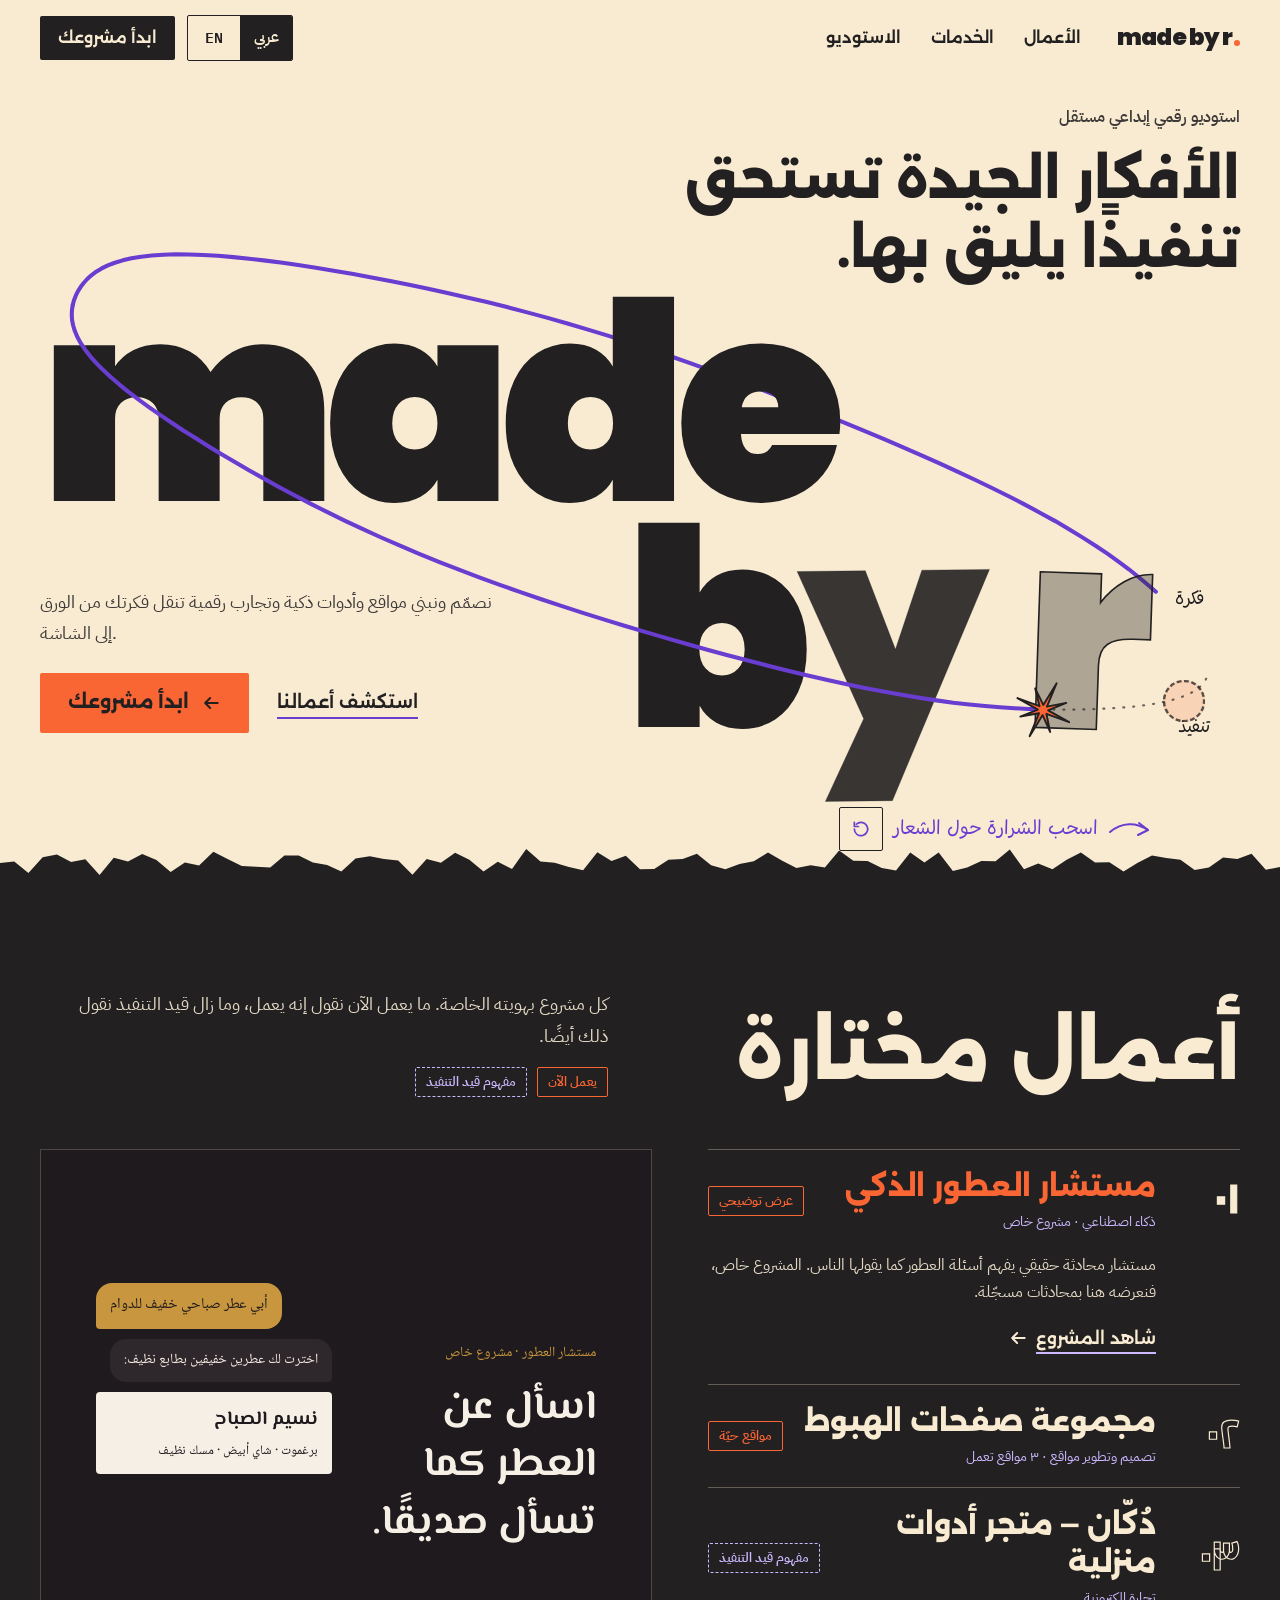
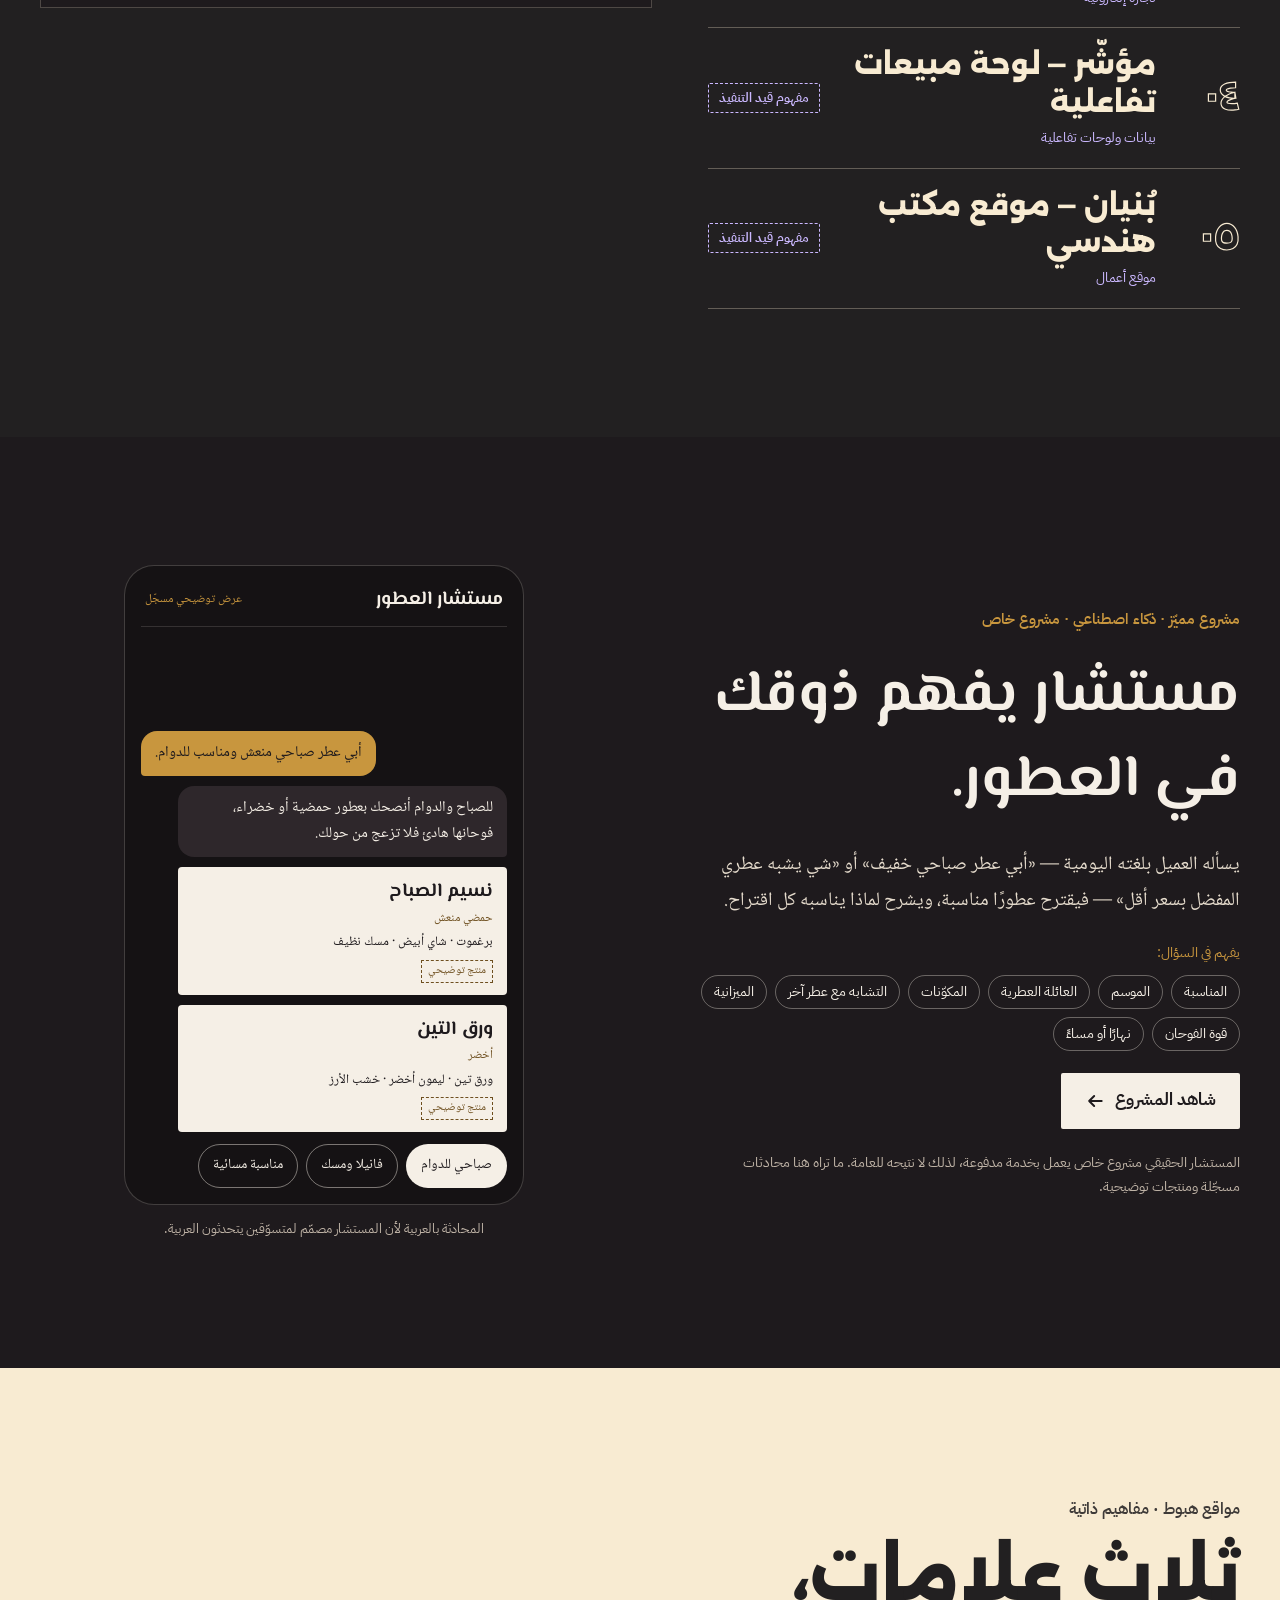
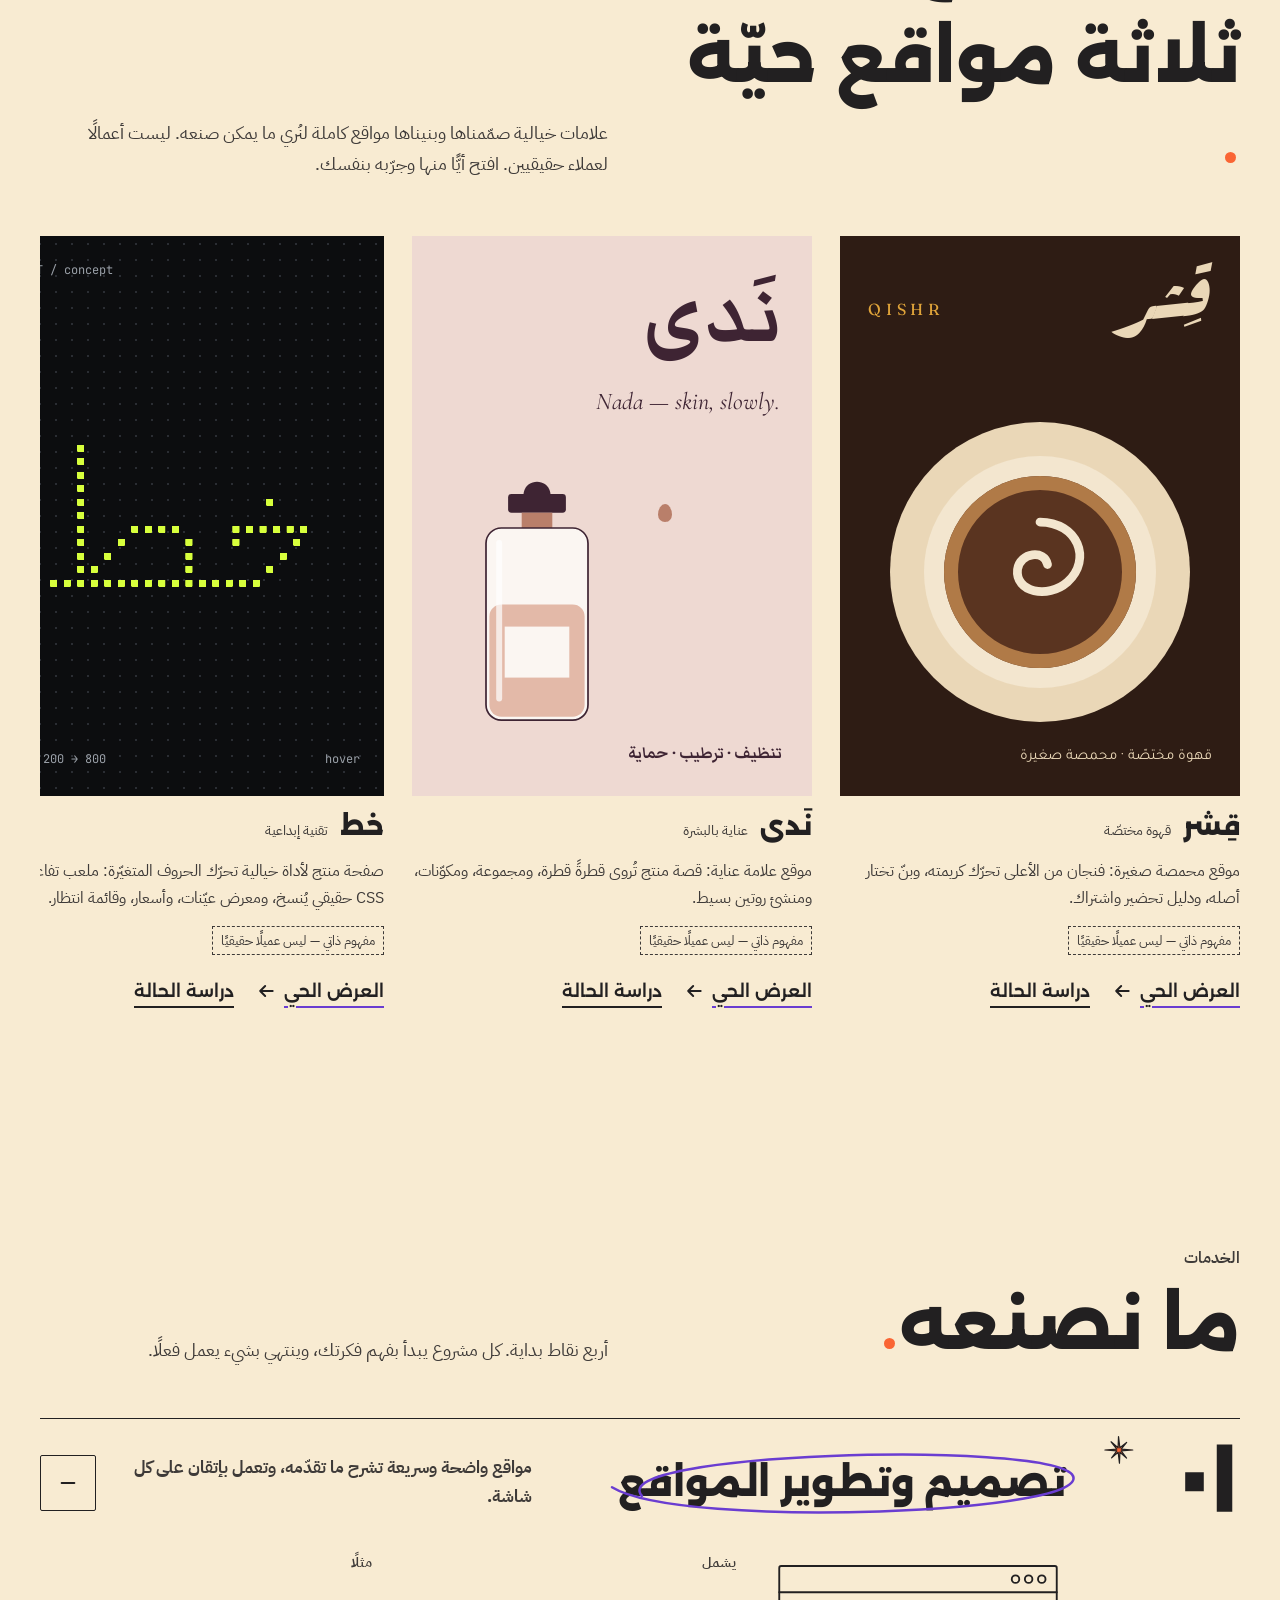
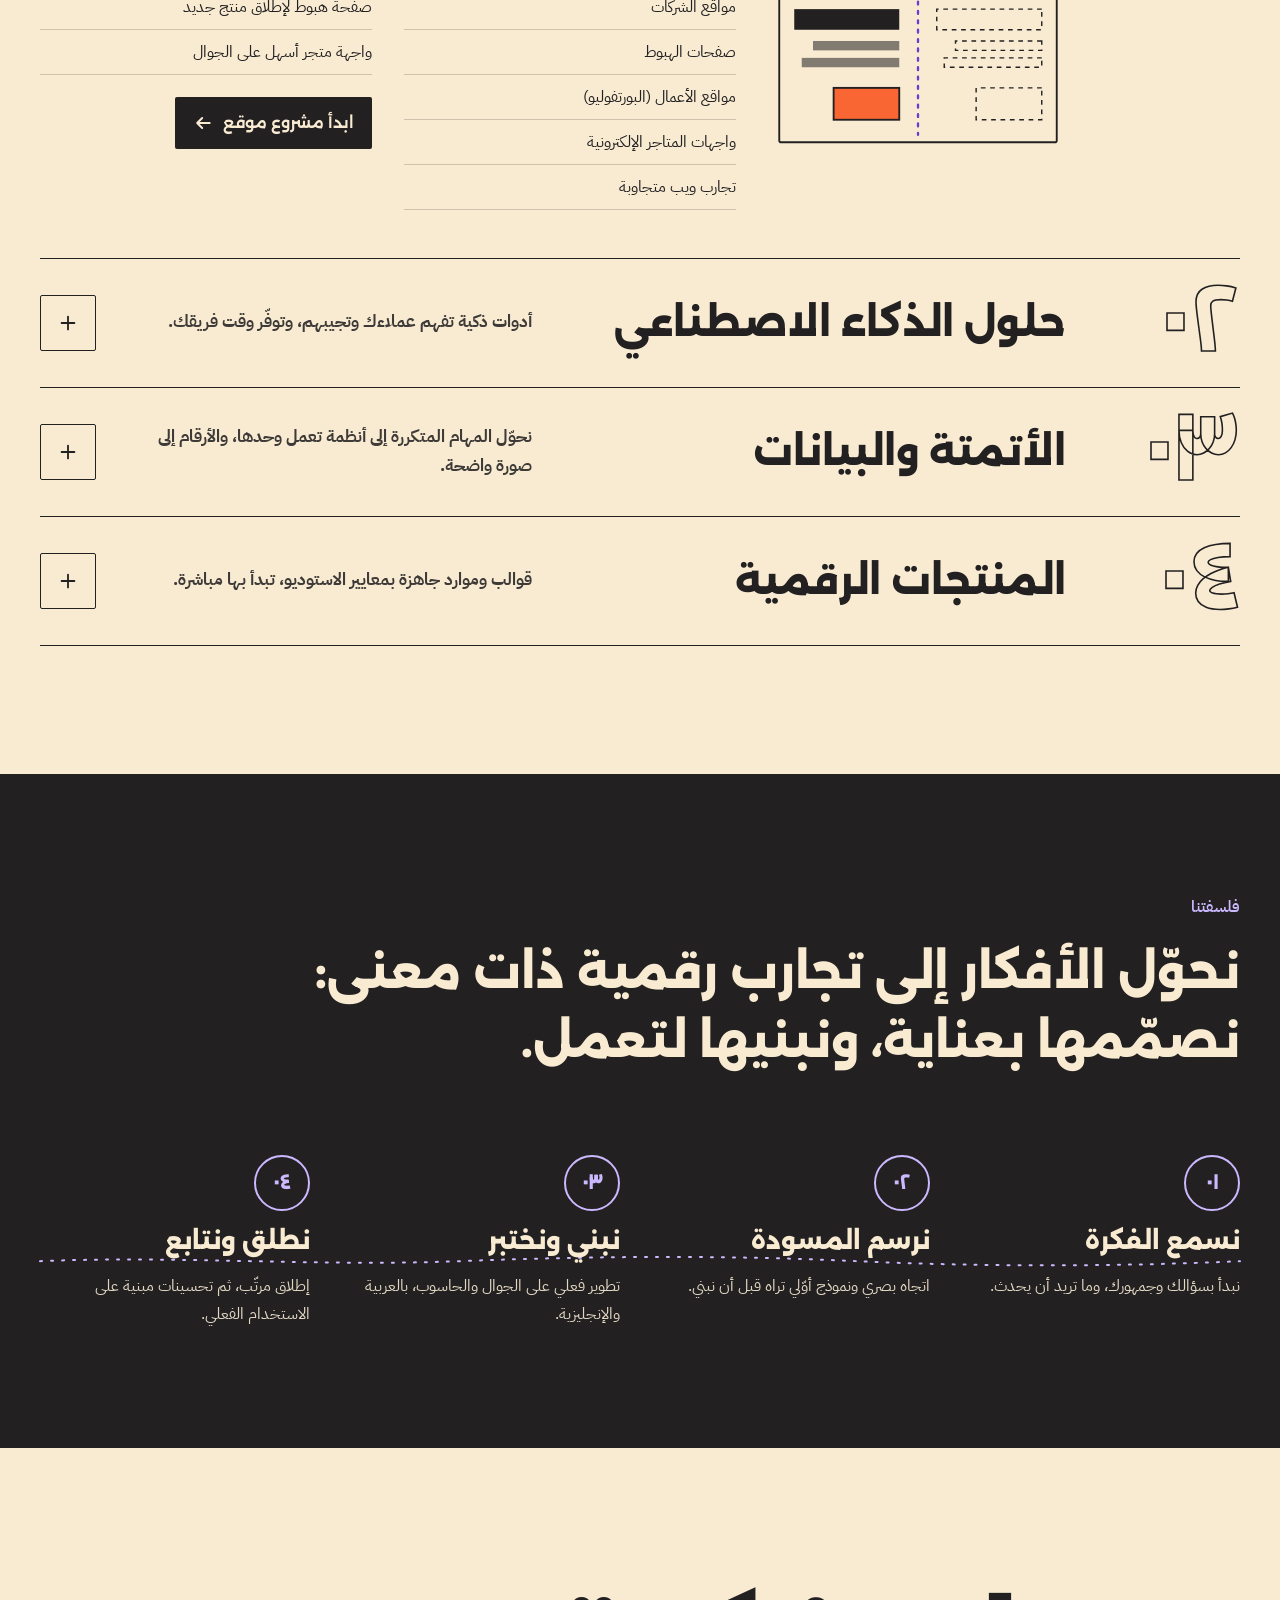
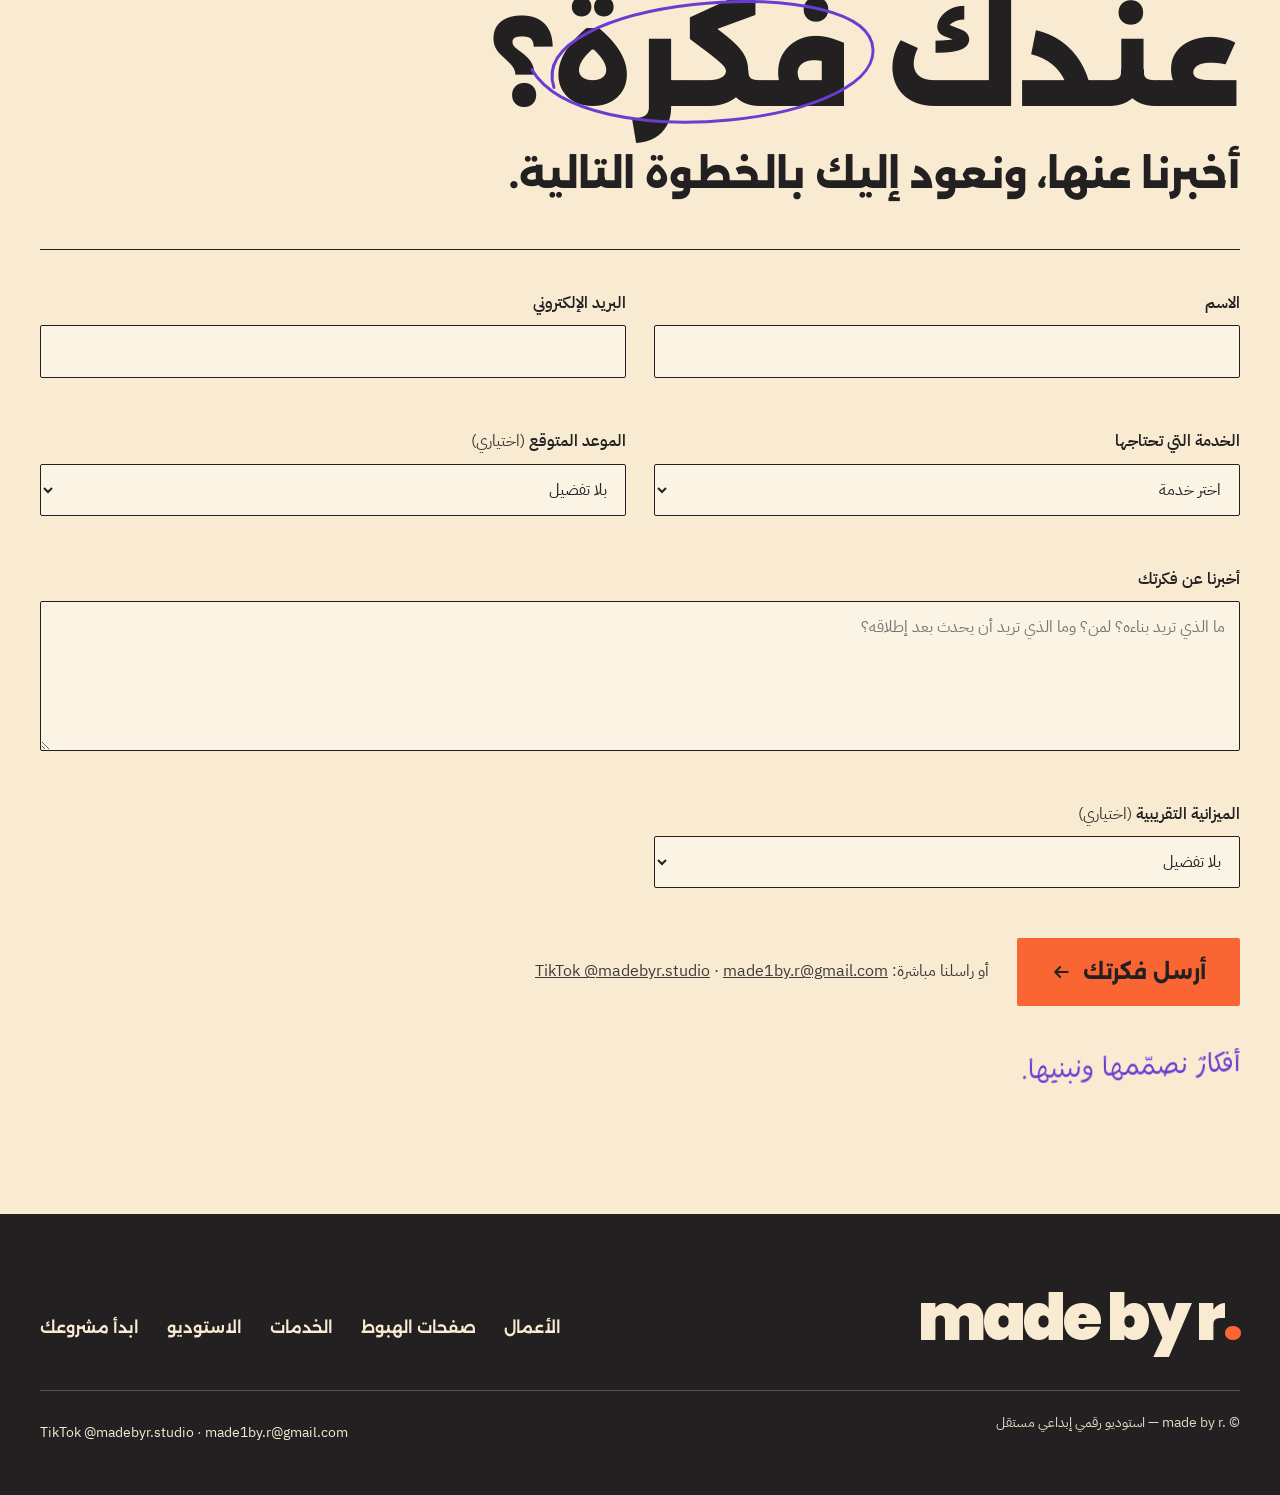
<file: index.html>
<!doctype html>
<html lang="ar" dir="rtl">
<head>
<meta charset="utf-8">
<link rel="icon" href="data:image/svg+xml,%3Csvg xmlns='http://www.w3.org/2000/svg' viewBox='0 0 32 32'%3E%3Crect width='32' height='32' rx='8' fill='%23222021'/%3E%3Ccircle cx='22' cy='21' r='4' fill='%23FA6534'/%3E%3C/svg%3E">
<meta name="viewport" content="width=device-width, initial-scale=1">
<title>made by r.&lrm; — استوديو رقمي إبداعي مستقل</title>
<meta name="description" content="استوديو رقمي إبداعي مستقل. نصمّم ونبني مواقع وأدوات ذكية وتجارب رقمية تنقل فكرتك من الورق إلى الشاشة.">
<meta property="og:title" content="made by r.&lrm; — استوديو رقمي إبداعي مستقل">
<meta property="og:description" content="الأفكار الجيدة تستحق تنفيذًا يليق بها.">
<meta property="og:type" content="website">
<meta name="theme-color" content="#F8EBD2">
<link rel="preconnect" href="https://fonts.googleapis.com">
<link rel="preconnect" href="https://fonts.gstatic.com" crossorigin>
<link rel="stylesheet" href="https://fonts.googleapis.com/css2?family=Alexandria:wght@400;600;700;800&family=IBM+Plex+Sans+Arabic:wght@400;500;600;700&family=Playpen+Sans+Arabic:wght@400;600&family=Poppins:wght@900&family=IBM+Plex+Mono:wght@500&family=Shantell+Sans:wght@500&display=swap">
<link rel="stylesheet" href="https://fonts.googleapis.com/css2?family=El+Messiri:wght@700&family=Noto+Naskh+Arabic:wght@400;600&family=Marcellus&family=Rakkas&family=Fraunces:wght@600&family=Tajawal:wght@400;700&family=Markazi+Text:wght@700&family=Cormorant+Garamond:ital,wght@1,500&family=Handjet:wght@100..900&family=JetBrains+Mono:wght@400&family=Changa:wght@700&family=Cairo:wght@700&family=Kufam:wght@700;800&display=swap">
<link rel="stylesheet" href="assets/mbr.css">
</head>
<body>
<a class="skip" href="#main" data-i18n="skip">انتقل إلى المحتوى</a>
<header class="top" id="top">
<div class="wrap top-in">
<a class="mark" href="#main" aria-label="made by r.">made by r<i></i></a>
<nav class="nav" data-i18n-attr="aria-label:navMain" aria-label="التنقل الرئيسي">
<a class="navlink" href="#work"><span data-i18n="navWork">الأعمال</span><svg viewBox="0 0 100 40" preserveAspectRatio="none" aria-hidden="true"><path class="circ" pathLength="1" d="M8 24 C 4 6, 92 2, 95 18 C 98 34, 14 40, 6 20"/></svg></a>
<a class="navlink" href="#services"><span data-i18n="navServices">الخدمات</span><svg viewBox="0 0 100 40" preserveAspectRatio="none" aria-hidden="true"><path class="circ" pathLength="1" d="M8 24 C 4 6, 92 2, 95 18 C 98 34, 14 40, 6 20"/></svg></a>
<a class="navlink" href="#studio"><span data-i18n="navStudio">الاستوديو</span><svg viewBox="0 0 100 40" preserveAspectRatio="none" aria-hidden="true"><path class="circ" pathLength="1" d="M8 24 C 4 6, 92 2, 95 18 C 98 34, 14 40, 6 20"/></svg></a>
</nav>
<div class="top-end">
<div class="lang" role="group" aria-label="اللغة / Language"><button type="button" class="l-ar" data-set-lang="ar" lang="ar" aria-pressed="true">عربي</button><button type="button" class="l-en" data-set-lang="en" lang="en" aria-pressed="false">EN</button></div>
<a class="btn-ink" href="#start" data-i18n="cta">ابدأ مشروعك</a>
<button type="button" class="menu-btn" id="menuOpen" aria-expanded="false" aria-controls="menu" data-i18n-attr="aria-label:menu" aria-label="القائمة"><svg viewBox="0 0 24 24" width="22" height="22" aria-hidden="true"><path d="M3 7h18M3 12h18M3 17h12" fill="none" stroke="currentColor" stroke-width="2" stroke-linecap="round"/></svg></button>
</div>
</div>
</header>
<div class="menu" id="menu" role="dialog" aria-modal="true" data-i18n-attr="aria-label:menu" aria-label="القائمة" hidden>
<div style="display:flex;align-items:center;height:56px"><span class="mark" style="font-size:20px">made by r<i></i></span><button type="button" class="menu-close" id="menuClose" style="margin-inline-start:auto" data-i18n-attr="aria-label:close" aria-label="إغلاق القائمة"><svg viewBox="0 0 24 24" width="22" height="22" aria-hidden="true"><path d="M6 6l12 12M18 6L6 18" fill="none" stroke="currentColor" stroke-width="2" stroke-linecap="round"/></svg></button></div>
<nav style="margin-top:24px" data-i18n-attr="aria-label:menu" aria-label="القائمة">
<a class="mlink" href="#work"><small>٠١</small><span data-i18n="navWork">الأعمال</span></a>
<a class="mlink" href="#collection"><small>٠٢</small><span data-i18n="navSites">صفحات الهبوط</span></a>
<a class="mlink" href="#services"><small>٠٣</small><span data-i18n="navServices">الخدمات</span></a>
<a class="mlink" href="#studio"><small>٠٤</small><span data-i18n="navStudio">الاستوديو</span></a>
</nav>
<div style="margin-top:28px;display:flex;flex-direction:column;gap:10px">
<span style="font-size:13px;color:var(--lav)" data-i18n="langWord">اللغة</span>
<div class="lang" role="group" aria-label="اللغة / Language" style="border-color:var(--cream);align-self:flex-start"><button type="button" class="l-ar" data-set-lang="ar" lang="ar" aria-pressed="true" style="color:inherit">عربي</button><button type="button" class="l-en" data-set-lang="en" lang="en" aria-pressed="false" style="color:inherit">EN</button></div>
</div>
<a class="btn-primary" href="#start" style="margin-top:auto" data-i18n="cta">ابدأ مشروعك</a>
</div>

<main id="main">
<section class="wrap" aria-labelledby="hero-h">
<div class="hero-top">
<div class="h1box">
<p class="eyebrow" data-i18n="heroEyebrow">استوديو رقمي إبداعي مستقل</p>
<h1 class="h1" id="hero-h"><span data-i18n="h1a">الأفكار الجيدة تستحق</span><span data-i18n="h1b">تنفيذًا يليق بها.</span></h1>
</div>
</div>
<div class="stage" id="stage">
<div class="paper" aria-hidden="true"></div>
<svg class="ring ring-back" aria-hidden="true"><path class="guide"/><path class="track"/><path class="prog"/></svg>
<p class="sr-only">made by r.</p>
<div class="wm wm-1" aria-hidden="true"><span class="lt">m</span><span class="lt">a</span><span class="lt">d</span><span class="lt">e</span></div>
<div class="wm wm-2" aria-hidden="true"><span class="lt">b</span><span class="lt">y</span><span class="gap"></span><span class="lt">r</span><span class="wdot"></span></div>
<div class="cta-block">
<p class="sub" data-i18n="heroSub">نصمّم ونبني مواقع وأدوات ذكية وتجارب رقمية تنقل فكرتك من الورق إلى الشاشة.</p>
<div class="cta-row">
<a class="btn-primary magnet" href="#start"><span data-i18n="cta">ابدأ مشروعك</span><svg class="arr" viewBox="0 0 24 24" aria-hidden="true"><path d="M4 12h15M13 6l6 6-6 6" fill="none" stroke="currentColor" stroke-width="2.4" stroke-linecap="round" stroke-linejoin="round"/></svg></a>
<a class="link-2" href="#work" data-i18n="ctaWork">استكشف أعمالنا</a>
</div>
</div>
<div class="note-slot" aria-hidden="true">
<div class="note" id="noteSketch"><span data-i18n="noteSketch">مسودة أولى… خط أثقل؟</span><svg viewBox="0 0 120 46"><path d="M104 6 C 86 30, 50 40, 10 34"/><path d="M22 24 L10 34 L24 42"/></svg></div>
<div class="note" id="noteSign" style="opacity:0"><span data-i18n="sign">أفكارٌ نصمّمها ونبنيها.</span><svg viewBox="0 0 120 46"><path d="M104 6 C 86 30, 50 40, 10 34"/><path d="M22 24 L10 34 L24 42"/></svg></div>
</div>
<svg class="ring ring-front" aria-hidden="true"><path class="track"/><path class="prog"/><path class="tail"/></svg>
<span class="olabel" id="olS" aria-hidden="true" data-i18n="idea">فكرة</span>
<span class="olabel" id="olE" aria-hidden="true" data-i18n="made">تنفيذ</span>
<button type="button" class="spark" id="spark" role="slider" aria-valuemin="0" aria-valuemax="100" aria-valuenow="0" data-i18n-attr="aria-label:slider" aria-label="من الفكرة إلى التنفيذ: اسحب الشرارة على المدار"><span class="nudge"><svg viewBox="-50 -50 100 100" aria-hidden="true"><path d="M46 0 L7.3 3.2 L25.2 27 L3.1 7.4 L1.5 44 L-2.8 7.5 L-24.6 26.3 L-7.3 3.2 L-47 0 L-7.4 -3.1 L-26.4 -27.3 L-3.1 -7.4 L-1.6 -45 L2.9 -7.4 L25.5 -25.5 L7.4 -3.1 Z" fill="#FA6534" stroke="#222021" stroke-width="3" stroke-linejoin="round"/></svg></span></button>
<div class="hint" id="hint">
<button type="button" class="icon-btn" id="replay" data-i18n-attr="aria-label:replay" aria-label="شاهد الشعار يُبنى من جديد"><svg viewBox="0 0 24 24" width="20" height="20" aria-hidden="true"><path d="M4 12a8 8 0 1 0 2.4-5.7M4 4v5h5" fill="none" stroke="currentColor" stroke-width="2" stroke-linecap="round" stroke-linejoin="round"/></svg></button>
<span data-i18n="hint">اسحب الشرارة حول الشعار</span>
<svg class="h-arr" viewBox="0 0 44 22" aria-hidden="true"><path d="M2 14 C 14 4, 28 4, 40 12"/><path d="M31 5 L40 12 L30 17"/></svg>
</div>
</div>
</section>

<section id="work" class="band" aria-labelledby="work-h">
<svg class="torn" viewBox="0 0 1440 30" preserveAspectRatio="none" aria-hidden="true"><path id="tornPath" fill="#222021"/></svg>
<div class="wrap" style="position:relative;padding-top:112px;padding-bottom:128px">
<span class="tail2" id="tail2" aria-hidden="true" style="left:92%;opacity:0"></span>
<span class="marker" id="marker" aria-hidden="true" style="left:92%;opacity:0"><svg viewBox="-50 -50 100 100" width="34" height="34"><path d="M46 0 L7.3 3.2 L25.2 27 L3.1 7.4 L1.5 44 L-2.8 7.5 L-24.6 26.3 L-7.3 3.2 L-47 0 L-7.4 -3.1 L-26.4 -27.3 L-3.1 -7.4 L-1.6 -45 L2.9 -7.4 L25.5 -25.5 L7.4 -3.1 Z" fill="#FA6534"/></svg></span>
<div class="sec-head">
<h2 class="h2" id="work-h" data-i18n="workH">أعمال مختارة</h2>
<div style="display:flex;flex-direction:column;gap:16px">
<p class="lede" data-i18n="workIntro">كل مشروع بهويته الخاصة. ما يعمل الآن نقول إنه يعمل، وما زال قيد التنفيذ نقول ذلك أيضًا.</p>
<div style="display:flex;flex-wrap:wrap;gap:10px"><span class="chip live" data-i18n="worksNow">يعمل الآن</span><span class="chip concept" data-i18n="inProgress">مفهوم قيد التنفيذ</span></div>
</div>
</div>
<div class="work-grid">
<ol class="wk-list" id="wkList">
<li class="wk-row on" data-pv="pv0"><button type="button" class="wk-btn" aria-pressed="true" aria-controls="pv0"><span class="wk-num" aria-hidden="true">٠١</span><span style="min-width:0"><span class="wk-title" data-i18n="w0t">مستشار العطور الذكي</span><span class="wk-cat" data-i18n="w0c">ذكاء اصطناعي · مشروع خاص</span></span><span class="chip live" data-i18n="w0s">عرض توضيحي</span></button>
<div class="wk-more"><p data-i18n="w0d">مستشار محادثة حقيقي يفهم أسئلة العطور كما يقولها الناس. المشروع خاص، فنعرضه هنا بمحادثات مسجّلة.</p><a class="link-c" href="work/perfume/index.html"><span data-i18n="w0l">شاهد المشروع</span><svg class="arr" viewBox="0 0 24 24" aria-hidden="true"><path d="M4 12h15M13 6l6 6-6 6" fill="none" stroke="currentColor" stroke-width="2.4" stroke-linecap="round" stroke-linejoin="round"/></svg></a></div></li>
<li class="wk-row" data-pv="pv1"><button type="button" class="wk-btn" aria-pressed="false" aria-controls="pv1"><span class="wk-num" aria-hidden="true">٠٢</span><span style="min-width:0"><span class="wk-title" data-i18n="w1t">مجموعة صفحات الهبوط</span><span class="wk-cat" data-i18n="w1c">تصميم وتطوير مواقع · ٣ مواقع تعمل</span></span><span class="chip live" data-i18n="w1s">مواقع حيّة</span></button>
<div class="wk-more"><p data-i18n="w1d">ثلاث علامات خيالية، لكل منها موقع كامل يعمل بهويته وتفاعله الخاص. والرابعة قيد إعادة التصميم.</p><a class="link-c" href="#collection"><span data-i18n="w1l">شاهد المجموعة</span><svg class="arr" viewBox="0 0 24 24" aria-hidden="true"><path d="M4 12h15M13 6l6 6-6 6" fill="none" stroke="currentColor" stroke-width="2.4" stroke-linecap="round" stroke-linejoin="round"/></svg></a></div></li>
<li class="wk-row" data-pv="pv2"><button type="button" class="wk-btn" aria-pressed="false" aria-controls="pv2"><span class="wk-num" aria-hidden="true">٠٣</span><span style="min-width:0"><span class="wk-title" data-i18n="w2t">دُكّان — متجر أدوات منزلية</span><span class="wk-cat" data-i18n="w2c">تجارة إلكترونية</span></span><span class="chip concept" data-i18n="inProgress">مفهوم قيد التنفيذ</span></button>
<div class="wk-more"><p data-i18n="w2d">متجر يجعل التصفّح على الجوال هادئًا وسريعًا، من المنتج إلى السلة.</p><span style="font-size:15px;color:var(--lav)" data-i18n="later">نشاركه حين يكتمل.</span></div></li>
<li class="wk-row" data-pv="pv3"><button type="button" class="wk-btn" aria-pressed="false" aria-controls="pv3"><span class="wk-num" aria-hidden="true">٠٤</span><span style="min-width:0"><span class="wk-title" data-i18n="w3t">مؤشّر — لوحة مبيعات تفاعلية</span><span class="wk-cat" data-i18n="w3c">بيانات ولوحات تفاعلية</span></span><span class="chip concept" data-i18n="inProgress">مفهوم قيد التنفيذ</span></button>
<div class="wk-more"><p data-i18n="w3d">أرقام كثيرة في شاشة واحدة، مرتّبة لتُقرأ في ثوانٍ.</p><span style="font-size:15px;color:var(--lav)" data-i18n="later">نشاركه حين يكتمل.</span></div></li>
<li class="wk-row" data-pv="pv4"><button type="button" class="wk-btn" aria-pressed="false" aria-controls="pv4"><span class="wk-num" aria-hidden="true">٠٥</span><span style="min-width:0"><span class="wk-title" data-i18n="w4t">بُنيان — موقع مكتب هندسي</span><span class="wk-cat" data-i18n="w4c">موقع أعمال</span></span><span class="chip concept" data-i18n="inProgress">مفهوم قيد التنفيذ</span></button>
<div class="wk-more"><p data-i18n="w4d">موقع شركة رصين يعرض المشاريع بلغة معمارية.</p><span style="font-size:15px;color:var(--lav)" data-i18n="later">نشاركه حين يكتمل.</span></div></li>
</ol>
<div class="pv-col">
<div class="pv" id="pv0" role="img" data-i18n-attr="aria-label:pv0" aria-label="معاينة: واجهة مستشار العطور" dir="rtl" style="background:#1E1A1D"><div style="position:absolute;inset:0;display:grid;grid-template-columns:repeat(2,minmax(0,1fr));gap:28px;padding:9%"><div style="display:flex;flex-direction:column;justify-content:flex-end;gap:14px"><span style="font-family:'Noto Naskh Arabic',serif;font-size:14px;color:#C8963E">مستشار العطور · مشروع خاص</span><span style="font-family:'El Messiri',serif;font-weight:700;font-size:clamp(26px,3.2vw,46px);line-height:1.4;color:#F5EFE6">اسأل عن العطر كما تسأل صديقًا.</span></div><div style="display:flex;flex-direction:column;justify-content:center;gap:10px;font-family:'Noto Naskh Arabic',serif"><span style="align-self:flex-end;padding:10px 14px;background:#C8963E;color:#1E1A1D;border-radius:16px 16px 16px 4px;font-size:15px">أبي عطر صباحي خفيف للدوام</span><span style="align-self:flex-start;padding:10px 14px;background:#2E272B;color:#F5EFE6;border-radius:16px 16px 4px 16px;font-size:14px">اخترت لك عطرين خفيفين بطابع نظيف:</span><span style="display:flex;flex-direction:column;gap:3px;padding:12px 14px;background:#F5EFE6;color:#1E1A1D;border-radius:4px"><b style="font-family:'El Messiri',serif;font-size:19px">نسيم الصباح</b><span style="font-size:13px">برغموت · شاي أبيض · مسك نظيف</span></span></div></div></div>
<div class="pv" id="pv1" role="img" data-i18n-attr="aria-label:pv1" aria-label="معاينة: ثلاثة مواقع هبوط" style="background:#2C2A2B" hidden>
<div class="fan" style="right:4%;top:16%;transform:rotate(7deg);background:#2E1C14;align-items:center"><span style="align-self:stretch;font-family:'Rakkas',serif;font-size:36px;line-height:1.2;color:#EAD7B7;text-align:right">قِشر</span><span style="width:70%;aspect-ratio:1;border-radius:50%;background:#EAD7B7;display:grid;place-items:center"><span style="width:68%;aspect-ratio:1;border-radius:50%;background:#5A3420;box-shadow:inset 0 0 0 7px #B07A47"></span></span><span style="direction:ltr;font-family:'Fraunces',serif;font-size:12px;letter-spacing:.3em;color:#E0A43A">QISHR</span></div>
<div class="fan" style="right:26%;top:9%;transform:rotate(2deg);background:#EED9D2;align-items:center"><span style="align-self:stretch;font-family:'Markazi Text',serif;font-weight:700;font-size:42px;line-height:1;color:#3E2433;text-align:right">نَدى</span><span style="width:30%;height:44%;border:2px solid #3E2433;border-radius:6px 6px 14px 14px;background:#FBF6F2;box-shadow:inset 0 -40px 0 #E3B9A8"></span><span style="direction:ltr;font-family:'Cormorant Garamond',serif;font-style:italic;font-size:15px;color:#3E2433">skin, slowly.</span></div>
<div class="fan" style="right:48%;top:9%;transform:rotate(-3deg);background:#0C0D0F;align-items:center;justify-content:center"><span style="font-family:'Handjet',sans-serif;font-weight:700;font-size:86px;line-height:1;color:#D7FF3C">خط</span><span style="position:absolute;bottom:12px;left:14px;direction:ltr;font-family:'JetBrains Mono',monospace;font-size:10px;color:#9AA0A8">KHATT</span></div>
<div class="fan" style="right:68%;top:16%;transform:rotate(-8deg);background:transparent;border:1.5px dashed #CBB8FF;box-shadow:none;align-items:center;justify-content:center;text-align:center"><span style="font-family:var(--display);font-weight:800;font-size:22px;color:#F8EBD2">نَسْج</span><span style="font-size:12px;color:#CBB8FF" data-i18n="redesign">قيد إعادة التصميم</span></div>
</div>
<div class="pv" id="pv2" role="img" data-i18n-attr="aria-label:pv2" aria-label="معاينة مفهوم: متجر دُكّان" dir="rtl" style="background:#EFE8DA" hidden>
<div style="position:absolute;left:0;right:0;top:0;height:60px;padding:0 28px;display:flex;align-items:center;justify-content:space-between;background:#5B6B3A;color:#EFE8DA"><span style="font-family:'Changa',sans-serif;font-weight:700;font-size:26px">دُكّان</span><span style="font-size:14px">المطبخ · المائدة · الزوايا</span></div>
<div style="position:absolute;left:28px;right:28px;top:88px;bottom:76px;display:grid;grid-template-columns:repeat(3,minmax(0,1fr));gap:16px">
<div style="position:relative;background:#E4DBC8;display:flex;flex-direction:column;justify-content:flex-end;padding:14px"><span style="position:absolute;left:50%;top:14%;width:36%;height:50%;transform:translateX(-50%);background:#C4622D;border-radius:42% 42% 18% 18%"></span><span style="font-family:'Changa',sans-serif;font-size:15px;color:#2B2A26">مزهرية فخّار</span></div>
<div style="position:relative;background:#E4DBC8;display:flex;flex-direction:column;justify-content:flex-end;padding:14px"><span style="position:absolute;left:50%;top:34%;width:64%;height:22%;transform:translateX(-50%);background:#5B6B3A;border-radius:0 0 999px 999px"></span><span style="font-family:'Changa',sans-serif;font-size:15px;color:#2B2A26">طبق حجري</span></div>
<div style="position:relative;background:#E4DBC8;display:flex;flex-direction:column;justify-content:flex-end;padding:14px"><span style="position:absolute;left:50%;top:16%;width:30%;height:46%;transform:translateX(-50%);background:#2B2A26;border-radius:34% 34% 10px 10px"></span><span style="font-family:'Changa',sans-serif;font-size:15px;color:#2B2A26">إبريق قهوة</span></div>
</div>
<div style="position:absolute;left:28px;right:28px;bottom:22px;display:flex;align-items:center;justify-content:space-between"><span style="font-family:'Changa',sans-serif;font-weight:700;font-size:20px;color:#2B2A26">أشياء بسيطة لبيت يُعاش.</span><span style="padding:4px 10px;border:1px dashed #2B2A26;font-size:12px;color:#2B2A26" data-i18n="conceptPv">معاينة مفهوم</span></div>
</div>
<div class="pv" id="pv3" role="img" data-i18n-attr="aria-label:pv3" aria-label="معاينة مفهوم: لوحة مؤشّر" dir="rtl" style="background:#1C2430;color:#E6EDF3" hidden>
<div style="position:absolute;inset:24px;display:grid;grid-template-columns:repeat(3,minmax(0,1fr));grid-template-rows:44px minmax(0,1fr) minmax(0,1.7fr);gap:14px">
<div style="grid-column:1/-1;display:flex;align-items:center;justify-content:space-between"><span style="font-family:'Cairo',sans-serif;font-weight:700;font-size:26px">مؤشّر</span><span style="padding:4px 10px;border:1px dashed #A9B6C4;font-size:12px;color:#A9B6C4" data-i18n="conceptPv">معاينة مفهوم</span></div>
<div style="background:#232E3C;padding:14px;display:flex;flex-direction:column;justify-content:space-between"><span style="font-size:13px;color:#A9B6C4">المبيعات</span><svg viewBox="0 0 100 30" preserveAspectRatio="none" style="width:100%;height:40px"><path d="M0 24 L15 20 L30 22 L45 14 L60 16 L75 8 L100 6" fill="none" stroke="#2BB3A3" stroke-width="2" vector-effect="non-scaling-stroke"/></svg></div>
<div style="background:#232E3C;padding:14px;display:flex;flex-direction:column;justify-content:space-between"><span style="font-size:13px;color:#A9B6C4">الطلبات</span><svg viewBox="0 0 100 30" preserveAspectRatio="none" style="width:100%;height:40px"><path d="M0 18 L15 22 L30 14 L45 18 L60 10 L75 14 L100 9" fill="none" stroke="#F2B33D" stroke-width="2" vector-effect="non-scaling-stroke"/></svg></div>
<div style="background:#232E3C;padding:14px;display:flex;flex-direction:column;justify-content:space-between"><span style="font-size:13px;color:#A9B6C4">العملاء الجدد</span><svg viewBox="0 0 100 30" preserveAspectRatio="none" style="width:100%;height:40px"><path d="M0 26 L20 24 L40 18 L60 19 L80 12 L100 10" fill="none" stroke="#2BB3A3" stroke-width="2" vector-effect="non-scaling-stroke"/></svg></div>
<div style="grid-column:1/-1;background:#232E3C;padding:16px;display:flex;flex-direction:column;gap:10px"><span style="font-size:13px;color:#A9B6C4">المبيعات حسب المنطقة</span><svg viewBox="0 0 300 100" preserveAspectRatio="none" style="flex:1;width:100%;min-height:0"><g fill="#2BB3A3"><rect x="8" y="60" width="14" height="40"/><rect x="32" y="45" width="14" height="55"/><rect x="56" y="52" width="14" height="48"/><rect x="80" y="30" width="14" height="70"/><rect x="104" y="38" width="14" height="62"/><rect x="128" y="20" width="14" height="80"/><rect x="152" y="42" width="14" height="58"/><rect x="176" y="26" width="14" height="74"/><rect x="200" y="34" width="14" height="66"/><rect x="224" y="12" width="14" height="88"/><rect x="248" y="28" width="14" height="72"/><rect x="272" y="8" width="14" height="92"/></g><path d="M15 70 L39 62 L63 66 L87 48 L111 52 L135 36 L159 50 L183 40 L207 44 L231 26 L255 34 L279 20" fill="none" stroke="#F2B33D" stroke-width="2" vector-effect="non-scaling-stroke"/></svg></div>
</div>
</div>
<div class="pv" id="pv4" role="img" data-i18n-attr="aria-label:pv4" aria-label="معاينة مفهوم: موقع بُنيان" dir="rtl" style="background:#D9D6D0;color:#2A2A2A" hidden>
<div style="position:absolute;left:32px;right:32px;top:22px;padding-bottom:12px;display:flex;align-items:center;justify-content:space-between;border-bottom:1px solid #2A2A2A;font-size:13px"><span style="font-family:'Kufam',sans-serif;font-weight:700;font-size:20px">بُنيان</span><span>المشاريع · الخدمات · المكتب · تواصل</span></div>
<span style="position:absolute;right:32px;top:96px;max-width:46%;font-family:'Kufam',sans-serif;font-weight:800;font-size:clamp(30px,3.4vw,50px);line-height:1.4">نبني ما يبقى.</span>
<svg viewBox="0 0 260 280" aria-hidden="true" style="position:absolute;left:32px;bottom:0;width:46%;height:80%"><defs><pattern id="bunyanWin" width="30" height="30" patternUnits="userSpaceOnUse"><rect x="7" y="6" width="16" height="18" fill="none" stroke="#2A2A2A" stroke-width="1.5"/></pattern></defs><path d="M20 280 V40 H180 V280 M180 120 H244 V280" fill="none" stroke="#2A2A2A" stroke-width="2"/><rect x="30" y="54" width="140" height="210" fill="url(#bunyanWin)"/><rect x="190" y="134" width="44" height="130" fill="url(#bunyanWin)"/></svg>
<span style="position:absolute;right:32px;bottom:32px;width:54px;height:54px;background:#D93B2B"></span>
<span style="position:absolute;right:104px;bottom:46px;padding:4px 10px;border:1px dashed #2A2A2A;font-size:12px" data-i18n="conceptPv">معاينة مفهوم</span>
</div>
</div>
</div>
</div>
</section>

<section id="ai" class="ai" aria-labelledby="ai-h">
<div class="wrap ai-grid">
<div style="display:flex;flex-direction:column;align-items:flex-start;gap:22px">
<p style="margin:0;font-size:15px;font-weight:600;color:#C8963E" data-i18n="aiEyebrow">مشروع مميّز · ذكاء اصطناعي · مشروع خاص</p>
<h2 class="ai-h" id="ai-h" data-i18n="aiH">مستشار يفهم ذوقك في العطور.</h2>
<p style="margin:0;max-width:560px;font-family:'Noto Naskh Arabic',serif;font-size:19px;line-height:1.9" data-i18n="aiP">يسأله العميل بلغته اليومية — «أبي عطر صباحي خفيف» أو «شي يشبه عطري المفضل بسعر أقل» — فيقترح عطورًا مناسبة، ويشرح لماذا يناسبه كل اقتراح.</p>
<div style="display:flex;flex-direction:column;gap:10px"><span style="font-size:14px;color:#C8963E" data-i18n="aiUnd">يفهم في السؤال:</span><div class="dims"><span class="dim" data-i18n="d1">المناسبة</span><span class="dim" data-i18n="d2">الموسم</span><span class="dim" data-i18n="d3">العائلة العطرية</span><span class="dim" data-i18n="d4">المكوّنات</span><span class="dim" data-i18n="d5">التشابه مع عطر آخر</span><span class="dim" data-i18n="d6">الميزانية</span><span class="dim" data-i18n="d7">قوة الفوحان</span><span class="dim" data-i18n="d8">نهارًا أو مساءً</span></div></div>
<a class="btn-ivory" href="work/perfume/index.html"><span data-i18n="aiCta">شاهد المشروع</span><svg class="arr" viewBox="0 0 24 24" aria-hidden="true"><path d="M4 12h15M13 6l6 6-6 6" fill="none" stroke="currentColor" stroke-width="2.4" stroke-linecap="round" stroke-linejoin="round"/></svg></a>
<p style="margin:0;max-width:520px;font-size:14px;line-height:1.7;color:#BFB3A6" data-i18n="aiNote">المستشار الحقيقي مشروع خاص يعمل بخدمة مدفوعة، لذلك لا نتيحه للعامة. ما تراه هنا محادثات مسجّلة ومنتجات توضيحية.</p>
</div>
<div>
<div class="phone" dir="rtl" lang="ar" aria-label="عرض توضيحي مسجّل لمحادثة مع مستشار العطور" role="region">
<div class="ph-top"><span style="font-family:'El Messiri',serif;font-weight:700;font-size:19px">مستشار العطور</span><span style="font-size:12px;color:#C8963E">عرض توضيحي مسجّل</span></div>
<div class="ph-log" id="phLog" aria-live="polite"></div>
<div class="ph-chips" role="group" aria-label="أمثلة على الأسئلة"><button type="button" class="ph-chip" data-conv="0" aria-pressed="true">صباحي للدوام</button><button type="button" class="ph-chip" data-conv="1" aria-pressed="false">فانيلا ومسك</button><button type="button" class="ph-chip" data-conv="2" aria-pressed="false">مناسبة مسائية</button></div>
</div>
<p style="margin:14px auto 0;max-width:400px;font-size:13px;line-height:1.6;color:#BFB3A6;text-align:center" data-i18n="aiLang">المحادثة بالعربية لأن المستشار مصمّم لمتسوّقين يتحدثون العربية.</p>
</div>
</div>
</section>

<section id="collection" aria-labelledby="col-h" style="padding-top:128px;padding-bottom:104px">
<div class="wrap">
<div class="sec-head">
<div style="display:flex;flex-direction:column;gap:12px">
<p class="eyebrow" data-i18n="colEyebrow">مواقع هبوط · مفاهيم ذاتية</p>
<h2 class="h2" id="col-h" style="font-size:clamp(40px,5.4vw,82px)"><span data-i18n="colH">ثلاث علامات، ثلاثة مواقع حيّة</span><span class="dot-o" aria-hidden="true"></span></h2>
</div>
<p class="lede" data-i18n="colP">علامات خيالية صمّمناها وبنيناها مواقع كاملة لنُري ما يمكن صنعه. ليست أعمالًا لعملاء حقيقيين. افتح أيًّا منها وجرّبه بنفسك.</p>
</div>
<div class="shelf" role="list">
<article class="pc" role="listitem" aria-labelledby="c-qishr">
<a class="poster" href="demo/qishr/index.html" tabindex="-1" aria-hidden="true" style="background:#2E1C14"><span class="scale"><span style="position:absolute;top:24px;right:28px;font-family:'Rakkas',serif;font-size:86px;line-height:1.2;color:#EAD7B7">قِشر</span><span style="position:absolute;top:60px;left:28px;direction:ltr;font-family:'Fraunces',serif;font-size:16px;letter-spacing:.3em;color:#E0A43A">QISHR</span><span style="position:absolute;left:50%;top:60%;width:300px;height:300px;margin:-150px 0 0 -150px;border-radius:50%;background:#EAD7B7;display:grid;place-items:center"><span style="width:232px;height:232px;border-radius:50%;background:#F3E6CF;display:grid;place-items:center"><span style="width:192px;height:192px;border-radius:50%;background:#5A3420;display:grid;place-items:center;box-shadow:inset 0 0 0 14px #B07A47"><svg class="swirl" viewBox="-60 -60 120 120" width="150" height="150"><path d="M0 -40 C 30 -40, 42 -10, 22 8 C 6 22, -20 16, -18 -2 C -16 -16, 4 -18, 6 -6" fill="none" stroke="#F3E6CF" stroke-width="7" stroke-linecap="round"/></svg></span></span></span><span style="position:absolute;bottom:26px;right:28px;font-family:'Tajawal',sans-serif;font-size:15px;color:#EAD7B7">قهوة مختصّة · محمصة صغيرة</span></span></a>
<div style="display:flex;align-items:baseline;flex-wrap:wrap;gap:6px 12px"><h3 id="c-qishr" data-i18n="qName">قِشر</h3><span style="font-size:14px;color:var(--ink2)" data-i18n="qCat">قهوة مختصّة</span></div>
<p data-i18n="qDesc">موقع محمصة صغيرة: فنجان من الأعلى تحرّك كريمته، وبنّ تختار أصله، ودليل تحضير واشتراك.</p>
<span class="ctag" data-i18n="selfTag">مفهوم ذاتي — ليس عميلًا حقيقيًا</span>
<div class="pc-actions"><a class="link-2" href="demo/qishr/index.html" style="font-size:17px"><span data-i18n="live">العرض الحي</span><svg class="arr" viewBox="0 0 24 24" aria-hidden="true"><path d="M4 12h15M13 6l6 6-6 6" fill="none" stroke="currentColor" stroke-width="2.4" stroke-linecap="round" stroke-linejoin="round"/></svg></a><a class="link-2" href="work/qishr/index.html" style="font-size:17px;text-decoration-color:var(--ink)" data-i18n="caseStudy">دراسة الحالة</a></div>
</article>
<article class="pc" role="listitem" aria-labelledby="c-nada">
<a class="poster" href="demo/nada/index.html" tabindex="-1" aria-hidden="true" style="background:#EED9D2"><span class="scale"><span style="position:absolute;top:26px;right:30px;font-family:'Markazi Text',serif;font-weight:700;font-size:100px;line-height:1.1;color:#3E2433">نَدى</span><span style="position:absolute;top:146px;right:32px;direction:ltr;font-family:'Cormorant Garamond',serif;font-style:italic;font-size:24px;color:#3E2433">Nada — skin, slowly.</span><svg viewBox="0 0 200 300" width="170" height="255" style="position:absolute;left:40px;bottom:64px"><path d="M84 22 C 84 0, 116 0, 116 22 Z" fill="#3E2433"/><rect x="66" y="20" width="68" height="22" rx="4" fill="#3E2433"/><rect x="82" y="42" width="36" height="18" fill="#B97F6A"/><rect x="40" y="60" width="120" height="226" rx="18" fill="#FBF6F2" stroke="#3E2433" stroke-width="2"/><rect x="44" y="150" width="112" height="132" rx="14" fill="#E3B9A8"/><rect x="62" y="176" width="76" height="60" fill="#FBF6F2"/><rect x="52" y="74" width="7" height="190" rx="3.5" fill="#FFFFFF" opacity=".7"/></svg><span class="drop" style="position:absolute;left:246px;top:268px;width:14px;height:18px;border-radius:50% 50% 50% 50% / 60% 60% 40% 40%;background:#B97F6A"></span><span style="position:absolute;bottom:26px;right:30px;font-family:'Markazi Text',serif;font-weight:700;font-size:20px;color:#3E2433">تنظيف · ترطيب · حماية</span></span></a>
<div style="display:flex;align-items:baseline;flex-wrap:wrap;gap:6px 12px"><h3 id="c-nada" data-i18n="nName">نَدى</h3><span style="font-size:14px;color:var(--ink2)" data-i18n="nCat">عناية بالبشرة</span></div>
<p data-i18n="nDesc">موقع علامة عناية: قصة منتج تُروى قطرةً قطرة، ومجموعة، ومكوّنات، ومنشئ روتين بسيط.</p>
<span class="ctag" data-i18n="selfTag">مفهوم ذاتي — ليس عميلًا حقيقيًا</span>
<div class="pc-actions"><a class="link-2" href="demo/nada/index.html" style="font-size:17px"><span data-i18n="live">العرض الحي</span><svg class="arr" viewBox="0 0 24 24" aria-hidden="true"><path d="M4 12h15M13 6l6 6-6 6" fill="none" stroke="currentColor" stroke-width="2.4" stroke-linecap="round" stroke-linejoin="round"/></svg></a><a class="link-2" href="work/nada/index.html" style="font-size:17px;text-decoration-color:var(--ink)" data-i18n="caseStudy">دراسة الحالة</a></div>
</article>
<article class="pc" role="listitem" aria-labelledby="c-khatt">
<a class="poster" href="demo/khatt/index.html" tabindex="-1" aria-hidden="true" style="background-color:#0C0D0F;background-image:radial-gradient(#2A2D33 1px,transparent 1.4px);background-size:16px 16px"><span class="scale"><span style="position:absolute;top:24px;left:24px;direction:ltr;font-family:'JetBrains Mono',monospace;font-size:12px;color:#9AA0A8">KHATT / concept</span><span class="kh" style="position:absolute;inset:0;display:grid;place-items:center;font-family:'Handjet',sans-serif;font-size:230px;line-height:1;color:#D7FF3C">خط</span><span style="position:absolute;bottom:26px;left:24px;right:24px;display:flex;justify-content:space-between;direction:ltr;font-family:'JetBrains Mono',monospace;font-size:12px;color:#9AA0A8"><span>wght 200 → 800</span><span>hover</span></span></span></a>
<div style="display:flex;align-items:baseline;flex-wrap:wrap;gap:6px 12px"><h3 id="c-khatt" data-i18n="kName">خط</h3><span style="font-size:14px;color:var(--ink2)" data-i18n="kCat">تقنية إبداعية</span></div>
<p data-i18n="kDesc">صفحة منتج لأداة خيالية تحرّك الحروف المتغيّرة: ملعب تفاعلي، وكود CSS حقيقي يُنسخ، ومعرض عيّنات، وأسعار، وقائمة انتظار.</p>
<span class="ctag" data-i18n="selfTag">مفهوم ذاتي — ليس عميلًا حقيقيًا</span>
<div class="pc-actions"><a class="link-2" href="demo/khatt/index.html" style="font-size:17px"><span data-i18n="live">العرض الحي</span><svg class="arr" viewBox="0 0 24 24" aria-hidden="true"><path d="M4 12h15M13 6l6 6-6 6" fill="none" stroke="currentColor" stroke-width="2.4" stroke-linecap="round" stroke-linejoin="round"/></svg></a><a class="link-2" href="work/khatt/index.html" style="font-size:17px;text-decoration-color:var(--ink)" data-i18n="caseStudy">دراسة الحالة</a></div>
</article>
<article class="pc" role="listitem" aria-labelledby="c-nasj">
<div class="poster" aria-hidden="true" style="border:1.5px dashed var(--ink2);display:grid;place-items:center;text-align:center"><span style="display:flex;flex-direction:column;gap:10px;align-items:center;padding:24px"><span style="font-family:var(--display);font-weight:800;font-size:72px;line-height:1.2">نَسْج</span><span style="font-family:var(--hand);font-size:20px;color:var(--purple)" data-i18n="nasjNote">نعيد رسمها من الصفر…</span></span></div>
<div style="display:flex;align-items:baseline;flex-wrap:wrap;gap:6px 12px"><h3 id="c-nasj" data-i18n="jName">نَسْج</h3><span style="font-size:14px;color:var(--ink2)" data-i18n="jCat">أزياء</span></div>
<p data-i18n="jDesc">موقع علامة أزياء بهوية جديدة كليًا. الاتجاه البصري قيد المراجعة، وسيُبنى بعد اعتماده.</p>
<span class="chip concept" style="color:var(--purple)" data-i18n="redesign">قيد إعادة التصميم</span>
</article>
</div>
</div>
</section>

<section id="services" aria-labelledby="sv-h" style="padding-top:104px;padding-bottom:128px">
<div class="wrap">
<div class="sec-head">
<div style="display:flex;flex-direction:column;gap:12px">
<p class="eyebrow" data-i18n="svcEyebrow">الخدمات</p>
<h2 class="h2" id="sv-h" style="font-size:clamp(44px,5.4vw,82px)"><span data-i18n="svcH">ما نصنعه</span><span class="dot-o" aria-hidden="true"></span></h2>
</div>
<p class="lede" data-i18n="svcP">أربع نقاط بداية. كل مشروع يبدأ بفهم فكرتك، وينتهي بشيء يعمل فعلًا.</p>
</div>
<ol class="sv" id="sv">
<li class="sv-item open"><h3 style="margin:0"><button type="button" class="sv-btn" aria-expanded="true" aria-controls="svp0"><span class="sv-num" aria-hidden="true">٠١<svg class="sv-mark" viewBox="-50 -50 100 100"><path d="M46 0 L7.3 3.2 L25.2 27 L3.1 7.4 L1.5 44 L-2.8 7.5 L-24.6 26.3 L-7.3 3.2 L-47 0 L-7.4 -3.1 L-26.4 -27.3 L-3.1 -7.4 L-1.6 -45 L2.9 -7.4 L25.5 -25.5 L7.4 -3.1 Z" fill="#FA6534" stroke="#222021" stroke-width="4" stroke-linejoin="round"/></svg></span><span class="sv-title"><span data-i18n="s1t">تصميم وتطوير المواقع</span><svg viewBox="0 0 100 40" preserveAspectRatio="none" aria-hidden="true"><path class="circ" pathLength="1" d="M10 26 C 2 6, 90 0, 96 16 C 102 34, 18 42, 4 22"/></svg></span><span class="sv-vp" data-i18n="s1v">مواقع واضحة وسريعة تشرح ما تقدّمه، وتعمل بإتقان على كل شاشة.</span><span class="plus" aria-hidden="true"><svg viewBox="0 0 24 24" width="22" height="22"><path d="M5 12h14" stroke="currentColor" stroke-width="2" stroke-linecap="round"/><path class="v" d="M12 5v14" stroke="currentColor" stroke-width="2" stroke-linecap="round"/></svg></span></button></h3>
<div class="sv-panel" id="svp0"><span></span><div class="ill" aria-hidden="true"><svg class="il mir" viewBox="0 0 320 220"><rect class="ln" x="12" y="16" width="296" height="188" rx="2"/><path class="ln" d="M12 44 H308"/><circle class="ln" cx="28" cy="30" r="4"/><circle class="ln" cx="42" cy="30" r="4"/><circle class="ln" cx="56" cy="30" r="4"/><rect class="dash" x="28" y="62" width="112" height="22"/><rect class="dash" x="28" y="96" width="92" height="10"/><rect class="dash" x="28" y="114" width="104" height="10"/><rect class="dash" x="28" y="146" width="70" height="34"/><path class="pur" d="M160 54 V196" stroke-dasharray="3 7"/><rect class="ink" x="180" y="62" width="112" height="22"/><rect class="ink" x="180" y="96" width="92" height="10" opacity=".55"/><rect class="ink" x="180" y="114" width="104" height="10" opacity=".55"/><rect class="org" x="180" y="146" width="70" height="34"/></svg></div>
<div><h4 data-i18n="inc">يشمل</h4><ul><li data-i18n="s1i1">مواقع الشركات</li><li data-i18n="s1i2">صفحات الهبوط</li><li data-i18n="s1i3">مواقع الأعمال (البورتفوليو)</li><li data-i18n="s1i4">واجهات المتاجر الإلكترونية</li><li data-i18n="s1i5">تجارب ويب متجاوبة</li></ul></div>
<div><h4 data-i18n="ex">مثلًا</h4><ul><li data-i18n="s1e1">صفحة هبوط لإطلاق منتج جديد</li><li data-i18n="s1e2">واجهة متجر أسهل على الجوال</li></ul><a class="btn-ink" href="#start" data-service="web" style="margin-top:22px;min-height:52px"><span data-i18n="s1c">ابدأ مشروع موقع</span><svg class="arr" viewBox="0 0 24 24" aria-hidden="true"><path d="M4 12h15M13 6l6 6-6 6" fill="none" stroke="currentColor" stroke-width="2.4" stroke-linecap="round" stroke-linejoin="round"/></svg></a></div></div></li>
<li class="sv-item"><h3 style="margin:0"><button type="button" class="sv-btn" aria-expanded="false" aria-controls="svp1"><span class="sv-num" aria-hidden="true">٠٢<svg class="sv-mark" viewBox="-50 -50 100 100"><path d="M46 0 L7.3 3.2 L25.2 27 L3.1 7.4 L1.5 44 L-2.8 7.5 L-24.6 26.3 L-7.3 3.2 L-47 0 L-7.4 -3.1 L-26.4 -27.3 L-3.1 -7.4 L-1.6 -45 L2.9 -7.4 L25.5 -25.5 L7.4 -3.1 Z" fill="#FA6534" stroke="#222021" stroke-width="4" stroke-linejoin="round"/></svg></span><span class="sv-title"><span data-i18n="s2t">حلول الذكاء الاصطناعي</span><svg viewBox="0 0 100 40" preserveAspectRatio="none" aria-hidden="true"><path class="circ" pathLength="1" d="M10 26 C 2 6, 90 0, 96 16 C 102 34, 18 42, 4 22"/></svg></span><span class="sv-vp" data-i18n="s2v">أدوات ذكية تفهم عملاءك وتجيبهم، وتوفّر وقت فريقك.</span><span class="plus" aria-hidden="true"><svg viewBox="0 0 24 24" width="22" height="22"><path d="M5 12h14" stroke="currentColor" stroke-width="2" stroke-linecap="round"/><path class="v" d="M12 5v14" stroke="currentColor" stroke-width="2" stroke-linecap="round"/></svg></span></button></h3>
<div class="sv-panel" id="svp1" hidden><span></span><div class="ill" aria-hidden="true"><svg class="il mir" viewBox="0 0 320 220"><path class="ln" d="M24 26 H196 V86 H70 L50 104 V86 H24 Z"/><path class="ln" d="M44 48 H170 M44 66 H140"/><path class="ink" d="M110 112 H296 V184 H282 L290 206 L254 184 H110 Z"/><path class="crl" d="M132 136 H270 M132 158 H236"/><g transform="translate(292 110) scale(0.32)"><path class="org" stroke-width="6" d="M46 0 L7.3 3.2 L25.2 27 L3.1 7.4 L1.5 44 L-2.8 7.5 L-24.6 26.3 L-7.3 3.2 L-47 0 L-7.4 -3.1 L-26.4 -27.3 L-3.1 -7.4 L-1.6 -45 L2.9 -7.4 L25.5 -25.5 L7.4 -3.1 Z"/></g></svg></div>
<div><h4 data-i18n="inc">يشمل</h4><ul><li data-i18n="s2i1">روبوتات محادثة مخصّصة</li><li data-i18n="s2i2">أدوات مدعومة بالذكاء الاصطناعي</li><li data-i18n="s2i3">تجارب دعم عملاء ذكية</li><li data-i18n="s2i4">دمج الذكاء الاصطناعي في أعمالك</li></ul></div>
<div><h4 data-i18n="ex">مثلًا</h4><ul><li data-i18n="s2e1">مستشار يرشّح العطر المناسب لكل عميل</li><li data-i18n="s2e2">ردود فورية على الأسئلة المتكررة</li></ul><a class="btn-ink" href="#start" data-service="ai" style="margin-top:22px;min-height:52px"><span data-i18n="s2c">ناقش فكرة ذكاء اصطناعي</span><svg class="arr" viewBox="0 0 24 24" aria-hidden="true"><path d="M4 12h15M13 6l6 6-6 6" fill="none" stroke="currentColor" stroke-width="2.4" stroke-linecap="round" stroke-linejoin="round"/></svg></a></div></div></li>
<li class="sv-item"><h3 style="margin:0"><button type="button" class="sv-btn" aria-expanded="false" aria-controls="svp2"><span class="sv-num" aria-hidden="true">٠٣<svg class="sv-mark" viewBox="-50 -50 100 100"><path d="M46 0 L7.3 3.2 L25.2 27 L3.1 7.4 L1.5 44 L-2.8 7.5 L-24.6 26.3 L-7.3 3.2 L-47 0 L-7.4 -3.1 L-26.4 -27.3 L-3.1 -7.4 L-1.6 -45 L2.9 -7.4 L25.5 -25.5 L7.4 -3.1 Z" fill="#FA6534" stroke="#222021" stroke-width="4" stroke-linejoin="round"/></svg></span><span class="sv-title"><span data-i18n="s3t">الأتمتة والبيانات</span><svg viewBox="0 0 100 40" preserveAspectRatio="none" aria-hidden="true"><path class="circ" pathLength="1" d="M10 26 C 2 6, 90 0, 96 16 C 102 34, 18 42, 4 22"/></svg></span><span class="sv-vp" data-i18n="s3v">نحوّل المهام المتكررة إلى أنظمة تعمل وحدها، والأرقام إلى صورة واضحة.</span><span class="plus" aria-hidden="true"><svg viewBox="0 0 24 24" width="22" height="22"><path d="M5 12h14" stroke="currentColor" stroke-width="2" stroke-linecap="round"/><path class="v" d="M12 5v14" stroke="currentColor" stroke-width="2" stroke-linecap="round"/></svg></span></button></h3>
<div class="sv-panel" id="svp2" hidden><span></span><div class="ill" aria-hidden="true"><svg class="il mir" viewBox="0 0 320 220"><rect class="ln" x="16" y="96" width="70" height="48" rx="2"/><rect class="ln" x="124" y="96" width="70" height="48" rx="2"/><rect class="ink" x="232" y="76" width="74" height="88" rx="2"/><rect class="cr" x="246" y="132" width="10" height="20"/><rect class="cr" x="262" y="116" width="10" height="36"/><rect class="cr" x="278" y="100" width="10" height="52"/><path class="ln" d="M86 120 H118 M110 112 L118 120 L110 128"/><path class="ln" d="M194 120 H226 M218 112 L226 120 L218 128"/><path class="ln" d="M32 112 H70 M32 128 H58"/><path class="ln" d="M140 112 H178 M140 128 H166"/><path class="pur" d="M159 94 C 159 28, 51 28, 51 90"/><path class="pur" d="M42 80 L51 92 L60 80"/></svg></div>
<div><h4 data-i18n="inc">يشمل</h4><ul><li data-i18n="s3i1">أتمتة سير العمل</li><li data-i18n="s3i2">تحليل البيانات</li><li data-i18n="s3i3">لوحات بيانات تفاعلية</li><li data-i18n="s3i4">أدوات تقارير الأعمال</li></ul></div>
<div><h4 data-i18n="ex">مثلًا</h4><ul><li data-i18n="s3e1">تقرير أسبوعي يُجهَّز تلقائيًا</li><li data-i18n="s3e2">لوحة مبيعات تتحدّث باستمرار</li></ul><a class="btn-ink" href="#start" data-service="automation" style="margin-top:22px;min-height:52px"><span data-i18n="s3c">ابدأ مشروع أتمتة</span><svg class="arr" viewBox="0 0 24 24" aria-hidden="true"><path d="M4 12h15M13 6l6 6-6 6" fill="none" stroke="currentColor" stroke-width="2.4" stroke-linecap="round" stroke-linejoin="round"/></svg></a></div></div></li>
<li class="sv-item"><h3 style="margin:0"><button type="button" class="sv-btn" aria-expanded="false" aria-controls="svp3"><span class="sv-num" aria-hidden="true">٠٤<svg class="sv-mark" viewBox="-50 -50 100 100"><path d="M46 0 L7.3 3.2 L25.2 27 L3.1 7.4 L1.5 44 L-2.8 7.5 L-24.6 26.3 L-7.3 3.2 L-47 0 L-7.4 -3.1 L-26.4 -27.3 L-3.1 -7.4 L-1.6 -45 L2.9 -7.4 L25.5 -25.5 L7.4 -3.1 Z" fill="#FA6534" stroke="#222021" stroke-width="4" stroke-linejoin="round"/></svg></span><span class="sv-title"><span data-i18n="s4t">المنتجات الرقمية</span><svg viewBox="0 0 100 40" preserveAspectRatio="none" aria-hidden="true"><path class="circ" pathLength="1" d="M10 26 C 2 6, 90 0, 96 16 C 102 34, 18 42, 4 22"/></svg></span><span class="sv-vp" data-i18n="s4v">قوالب وموارد جاهزة بمعايير الاستوديو، تبدأ بها مباشرة.</span><span class="plus" aria-hidden="true"><svg viewBox="0 0 24 24" width="22" height="22"><path d="M5 12h14" stroke="currentColor" stroke-width="2" stroke-linecap="round"/><path class="v" d="M12 5v14" stroke="currentColor" stroke-width="2" stroke-linecap="round"/></svg></span></button></h3>
<div class="sv-panel" id="svp3" hidden><span></span><div class="ill" aria-hidden="true"><svg class="il" viewBox="0 0 320 220"><rect class="ln" x="74" y="50" width="150" height="150" rx="2" transform="rotate(-8 149 125)" fill="#F8EBD2"/><rect class="ln" x="88" y="40" width="150" height="150" rx="2" style="fill:#F8EBD2"/><rect class="ln" x="102" y="30" width="150" height="150" rx="2" style="fill:#F8EBD2"/><g class="ink"><rect x="116" y="44" width="14" height="14"/><rect x="144" y="44" width="14" height="14"/><rect x="130" y="58" width="14" height="14"/><rect x="158" y="58" width="14" height="14"/><rect x="116" y="72" width="14" height="14"/><rect x="144" y="72" width="14" height="14"/></g><path class="ln" d="M116 112 H236 M116 130 H210 M116 148 H222"/></svg></div>
<div><h4 data-i18n="inc">يشمل</h4><ul><li data-i18n="s4i1">قوالب مواقع</li><li data-i18n="s4i2">قوالب عروض تقديمية</li><li data-i18n="s4i3">قوالب جداول بيانات</li><li data-i18n="s4i4">موارد رقمية قابلة للتحميل</li></ul></div>
<div><h4 data-i18n="ex">مثلًا</h4><ul><li data-i18n="s4e1">عرض تقديمي لشركة ناشئة</li><li data-i18n="s4e2">جدول لمتابعة الميزانية</li></ul><a class="btn-ink" href="#start" data-service="products" style="margin-top:22px;min-height:52px"><span data-i18n="s4c">اسأل عن قالب</span><svg class="arr" viewBox="0 0 24 24" aria-hidden="true"><path d="M4 12h15M13 6l6 6-6 6" fill="none" stroke="currentColor" stroke-width="2.4" stroke-linecap="round" stroke-linejoin="round"/></svg></a></div></div></li>
</ol>
</div>
</section>

<section id="studio" class="band" aria-labelledby="ph-h">
<div class="wrap" style="padding-top:120px;padding-bottom:120px">
<p class="eyebrow" style="color:var(--lav);margin-bottom:16px" data-i18n="phEyebrow">فلسفتنا</p>
<h2 id="ph-h" class="display" style="margin:0;max-width:1040px;font-size:clamp(30px,3.6vw,54px);line-height:1.5" data-i18n="phH">نحوّل الأفكار إلى تجارب رقمية ذات معنى: نصمّمها بعناية، ونبنيها لتعمل.</h2>
<div style="position:relative">
<svg viewBox="0 0 1000 60" preserveAspectRatio="none" aria-hidden="true" style="position:absolute;left:0;top:80px;width:100%;height:56px;overflow:visible;z-index:0"><path d="M0 28 C 120 22, 230 34, 350 28 S 580 22, 680 28 S 900 34, 1000 28" fill="none" stroke="#CBB8FF" stroke-width="2" stroke-dasharray="2 9" stroke-linecap="round" vector-effect="non-scaling-stroke"/></svg>
<ol class="steps">
<li><span class="step-n" aria-hidden="true">٠١</span><h3 data-i18n="st1t">نسمع الفكرة</h3><p data-i18n="st1p">نبدأ بسؤالك وجمهورك، وما تريد أن يحدث.</p></li>
<li><span class="step-n" aria-hidden="true">٠٢</span><h3 data-i18n="st2t">نرسم المسودة</h3><p data-i18n="st2p">اتجاه بصري ونموذج أوّلي تراه قبل أن نبني.</p></li>
<li><span class="step-n" aria-hidden="true">٠٣</span><h3 data-i18n="st3t">نبني ونختبر</h3><p data-i18n="st3p">تطوير فعلي على الجوال والحاسوب، بالعربية والإنجليزية.</p></li>
<li><span class="step-n" aria-hidden="true">٠٤</span><h3 data-i18n="st4t">نطلق ونتابع</h3><p data-i18n="st4p">إطلاق مرتّب، ثم تحسينات مبنية على الاستخدام الفعلي.</p></li>
</ol>
</div>
</div>
</section>

<section id="start" aria-labelledby="cta-h" style="padding-top:136px;padding-bottom:128px">
<div class="wrap">
<h2 class="cta-h" id="cta-h"><span data-i18n="ctaA">عندك </span><span class="circled" id="circled"><span data-i18n="ctaB">فكرة</span><svg viewBox="0 0 100 40" preserveAspectRatio="none" aria-hidden="true"><path class="circ" pathLength="1" d="M10 26 C 2 6, 90 0, 96 16 C 102 34, 18 42, 4 22"/></svg></span><span data-i18n="ctaC">؟</span></h2>
<p class="display" style="margin:12px 0 0;font-size:clamp(26px,3vw,44px);line-height:1.35" data-i18n="ctaLine">أخبرنا عنها، ونعود إليك بالخطوة التالية.</p>
<form class="form" id="inquiry" novalidate>
<div class="hp" aria-hidden="true"><label for="f-web">Website</label><input id="f-web" name="website" tabindex="-1" autocomplete="off"></div>
<div class="field"><label for="f-name" data-i18n="fName">الاسم</label><input id="f-name" name="name" autocomplete="name" required aria-describedby="e-name"><span class="err" id="e-name"></span></div>
<div class="field"><label for="f-email" data-i18n="fEmail">البريد الإلكتروني</label><input id="f-email" name="email" type="email" autocomplete="email" required dir="ltr" aria-describedby="e-email"><span class="err" id="e-email"></span></div>
<div class="field"><label for="f-service" data-i18n="fService">الخدمة التي تحتاجها</label><select id="f-service" name="service" required aria-describedby="e-service"><option value="" data-i18n="opt0">اختر خدمة</option><option value="web" data-i18n="s1t">تصميم وتطوير المواقع</option><option value="ai" data-i18n="s2t">حلول الذكاء الاصطناعي</option><option value="automation" data-i18n="s3t">الأتمتة والبيانات</option><option value="products" data-i18n="s4t">المنتجات الرقمية</option><option value="other" data-i18n="optOther">شيء آخر</option></select><span class="err" id="e-service"></span></div>
<div class="field"><label for="f-time"><span data-i18n="fTime">الموعد المتوقع</span> <span class="opt" data-i18n="optional">(اختياري)</span></label><select id="f-time" name="timeline"><option value="" data-i18n="noPref">بلا تفضيل</option><option value="month" data-i18n="t1">خلال شهر</option><option value="quarter" data-i18n="t2">خلال ١–٣ أشهر</option><option value="flexible" data-i18n="t3">مرن</option></select><span class="err"></span></div>
<div class="field full"><label for="f-desc" data-i18n="fDesc">أخبرنا عن فكرتك</label><textarea id="f-desc" name="description" required minlength="20" aria-describedby="e-desc" data-i18n-attr="placeholder:fDescPh" placeholder="ما الذي تريد بناءه؟ لمن؟ وما الذي تريد أن يحدث بعد إطلاقه؟"></textarea><span class="err" id="e-desc"></span></div>
<div class="field"><label for="f-budget"><span data-i18n="fBudget">الميزانية التقريبية</span> <span class="opt" data-i18n="optional">(اختياري)</span></label><select id="f-budget" name="budget"><option value="" data-i18n="noPref">بلا تفضيل</option><option value="b1" data-i18n="b1">أقل من ٥٬٠٠٠ ر.س</option><option value="b2" data-i18n="b2">٥٬٠٠٠ – ١٥٬٠٠٠ ر.س</option><option value="b3" data-i18n="b3">١٥٬٠٠٠ – ٤٠٬٠٠٠ ر.س</option><option value="b4" data-i18n="b4">أكثر من ٤٠٬٠٠٠ ر.س</option></select><span class="err"></span></div>
<div class="form-foot"><button type="submit" class="btn-primary btn-xl"><span data-i18n="send">أرسل فكرتك</span><svg class="arr" viewBox="0 0 24 24" aria-hidden="true"><path d="M4 12h15M13 6l6 6-6 6" fill="none" stroke="currentColor" stroke-width="2.4" stroke-linecap="round" stroke-linejoin="round"/></svg></button><span style="font-size:16px;color:var(--ink2)"><span data-i18n="orMail">أو راسلنا مباشرة:</span> <a href="mailto:made1by.r@gmail.com" dir="ltr">made1by.r@gmail.com</a> · <a href="https://www.tiktok.com/@madebyr.studio" target="_blank" rel="noopener" dir="ltr">TikTok @madebyr.studio</a></span></div>
<div class="status" id="status" role="status" tabindex="-1" hidden></div>
</form>
<p style="margin:36px 0 0;font-family:var(--hand);font-size:26px;color:var(--purple);transform:rotate(-2deg);transform-origin:right" aria-hidden="true" data-i18n="sign">أفكارٌ نصمّمها ونبنيها.</p>
</div>
</section>
</main>

<footer class="foot">
<div class="wrap" style="padding-top:72px;padding-bottom:40px;display:flex;flex-direction:column;gap:40px">
<div style="display:flex;flex-wrap:wrap;align-items:flex-end;justify-content:space-between;gap:32px">
<span style="direction:ltr;font-family:var(--mark);font-weight:900;font-size:clamp(44px,6vw,64px);line-height:1;letter-spacing:-.045em">made by r<span style="color:var(--orange)">.</span></span>
<nav data-i18n-attr="aria-label:footNav" aria-label="روابط الموقع" style="display:flex;flex-wrap:wrap;gap:4px 28px;font-family:var(--display);font-weight:600;font-size:16px"><a href="#work" data-i18n="navWork">الأعمال</a><a href="#collection" data-i18n="navSites">صفحات الهبوط</a><a href="#services" data-i18n="navServices">الخدمات</a><a href="#studio" data-i18n="navStudio">الاستوديو</a><a href="#start" data-i18n="cta">ابدأ مشروعك</a></nav>
</div>
<div style="display:flex;flex-wrap:wrap;justify-content:space-between;gap:12px 32px;padding-top:20px;border-top:1px solid rgba(248,235,210,.25);font-size:14px;color:var(--mute)"><span data-i18n="rights">© made by r.&lrm; — استوديو رقمي إبداعي مستقل</span><span><a href="mailto:made1by.r@gmail.com" dir="ltr">made1by.r@gmail.com</a> · <a href="https://www.tiktok.com/@madebyr.studio" target="_blank" rel="noopener" dir="ltr">TikTok @madebyr.studio</a></span></div>
</div>
</footer>
<div class="dock" id="dock"><a class="btn-primary" href="#start"><span data-i18n="cta">ابدأ مشروعك</span><svg class="arr" viewBox="0 0 24 24" aria-hidden="true"><path d="M4 12h15M13 6l6 6-6 6" fill="none" stroke="currentColor" stroke-width="2.4" stroke-linecap="round" stroke-linejoin="round"/></svg></a></div>
<script src="assets/i18n.js"></script>
<script src="assets/home.js"></script>
</body>
</html>
</file>
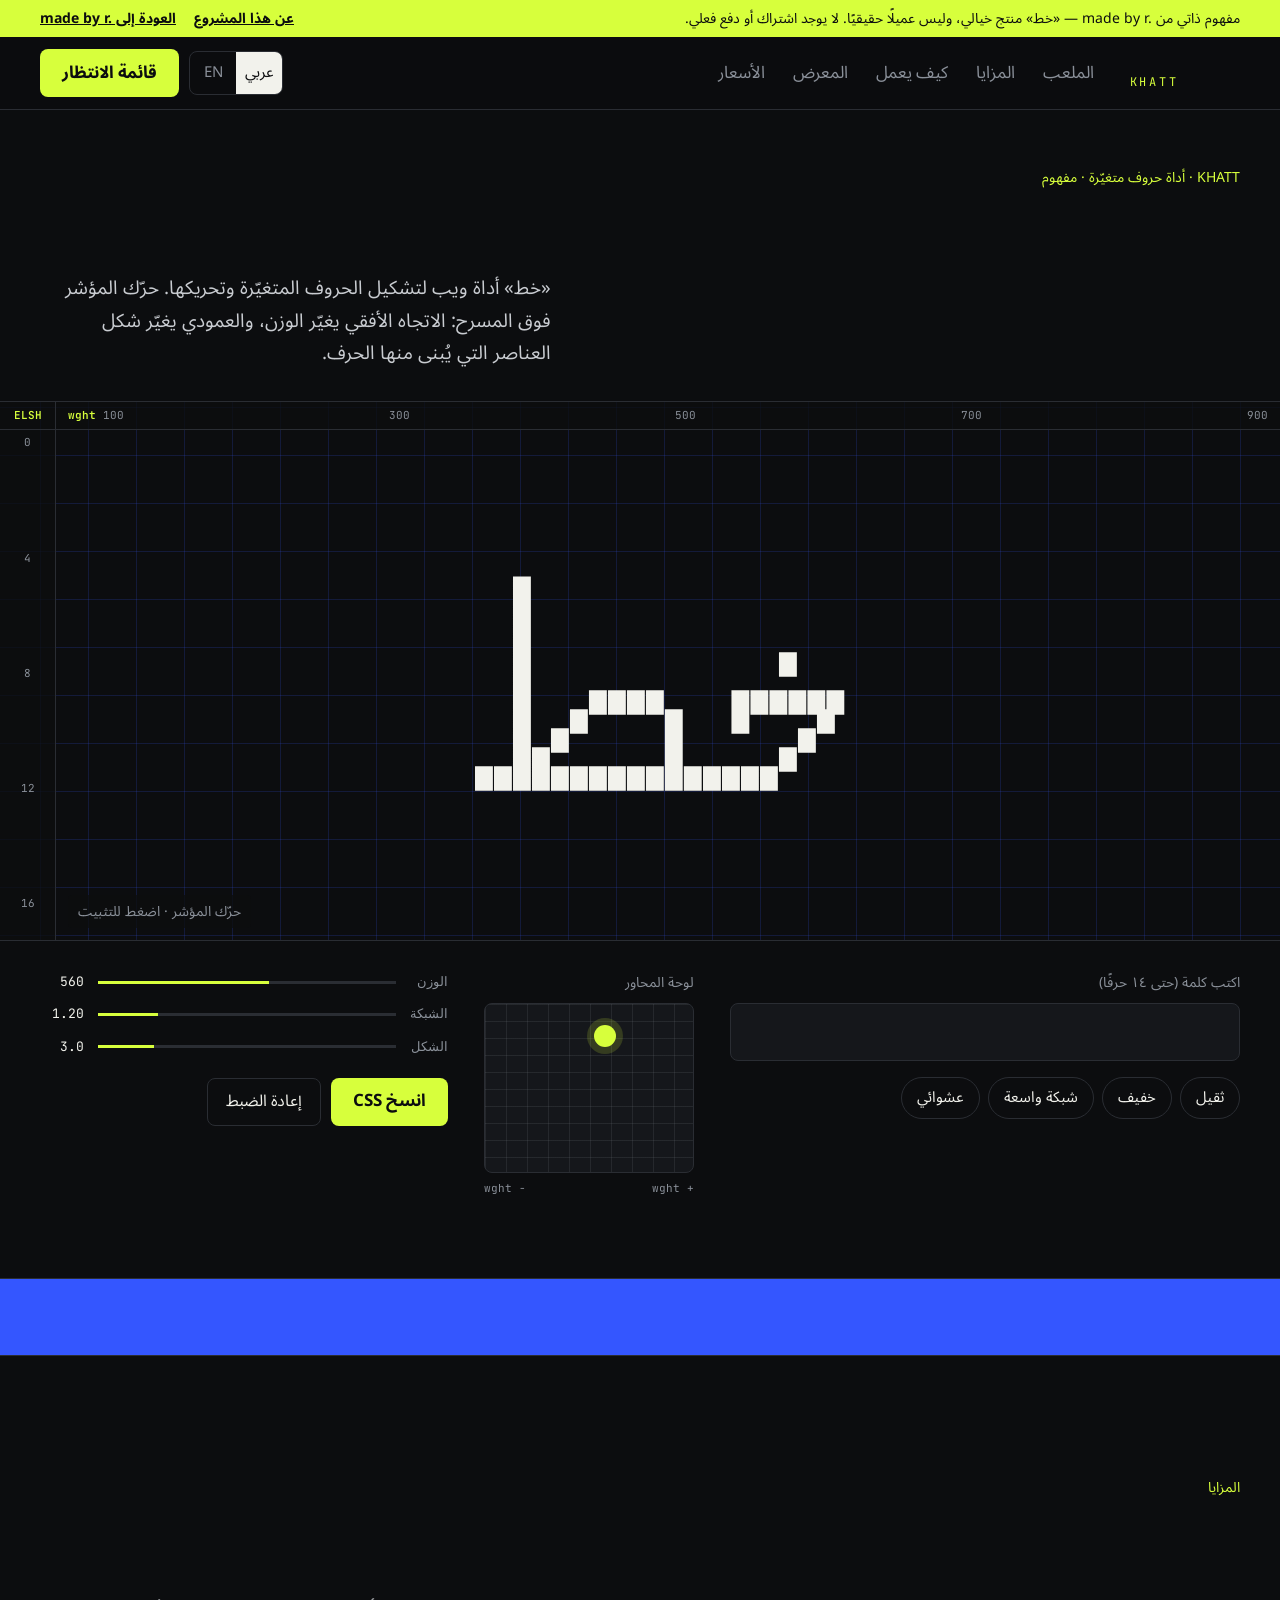
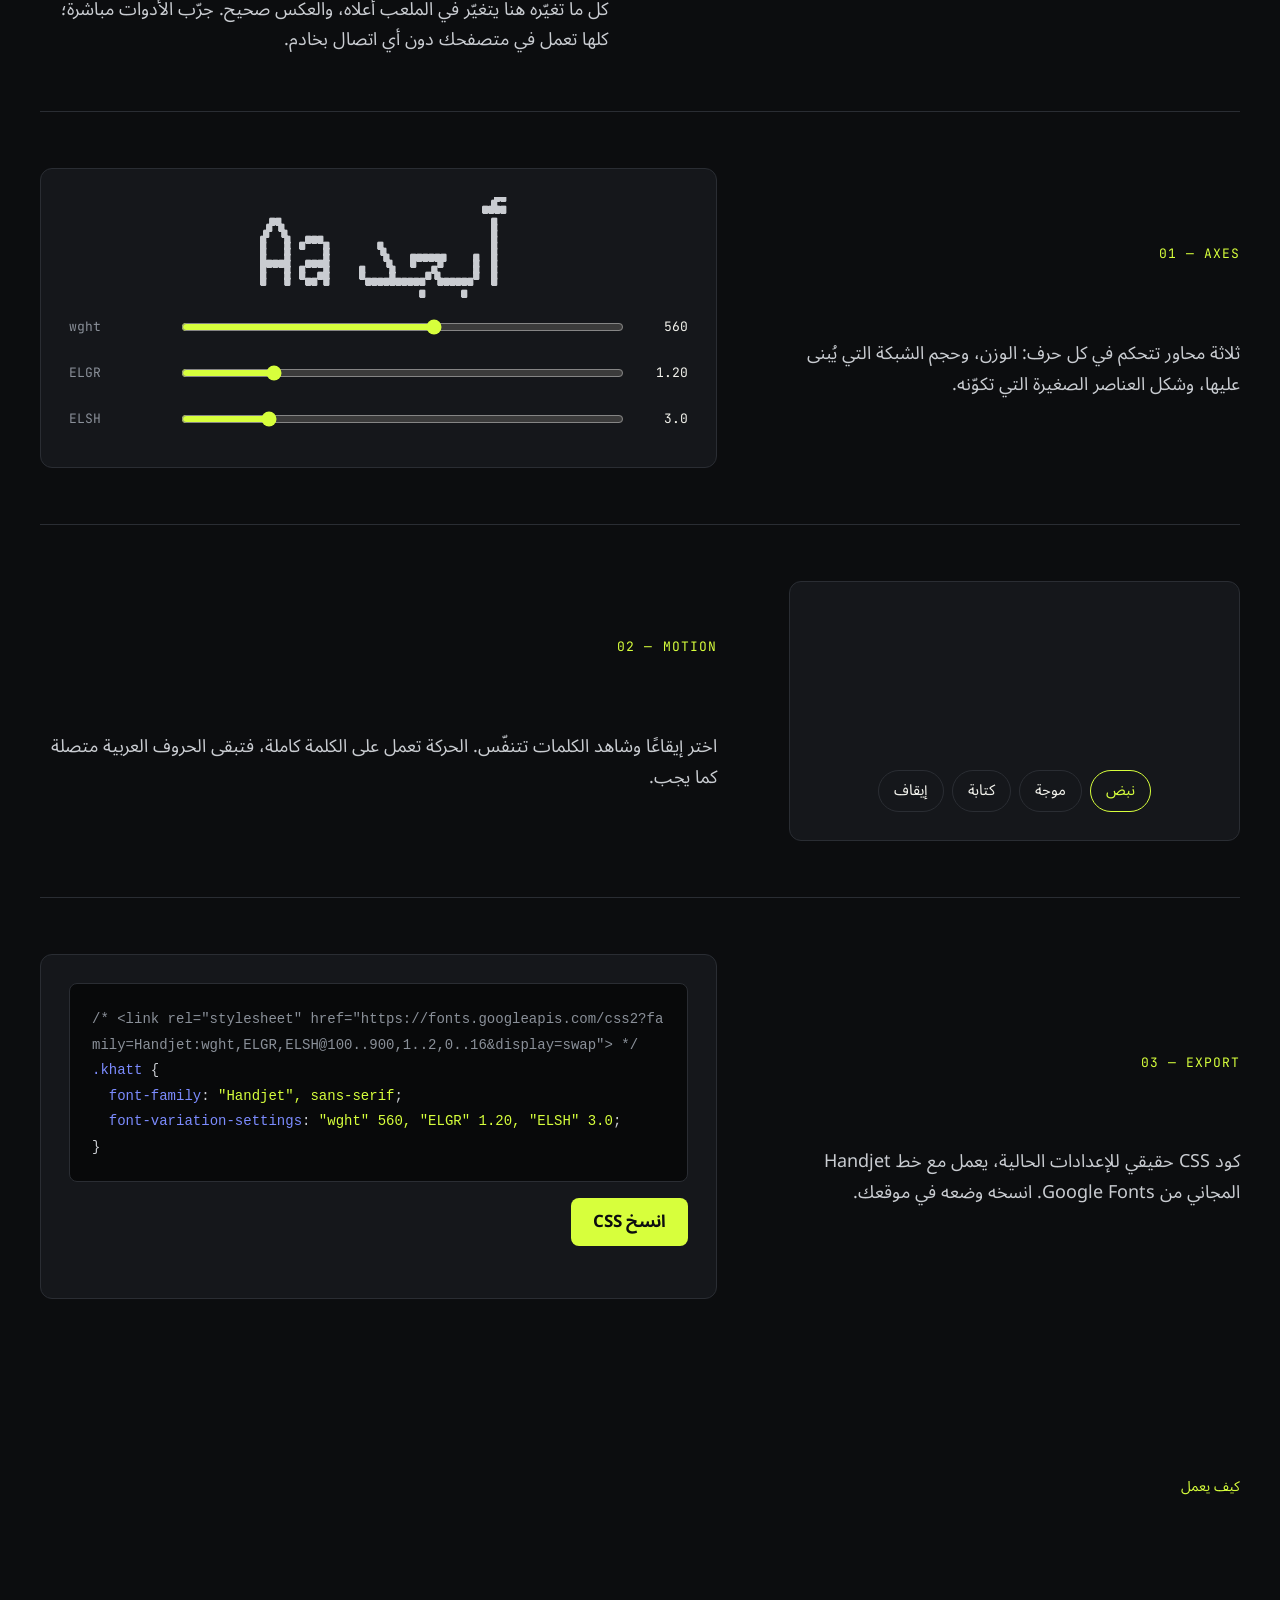
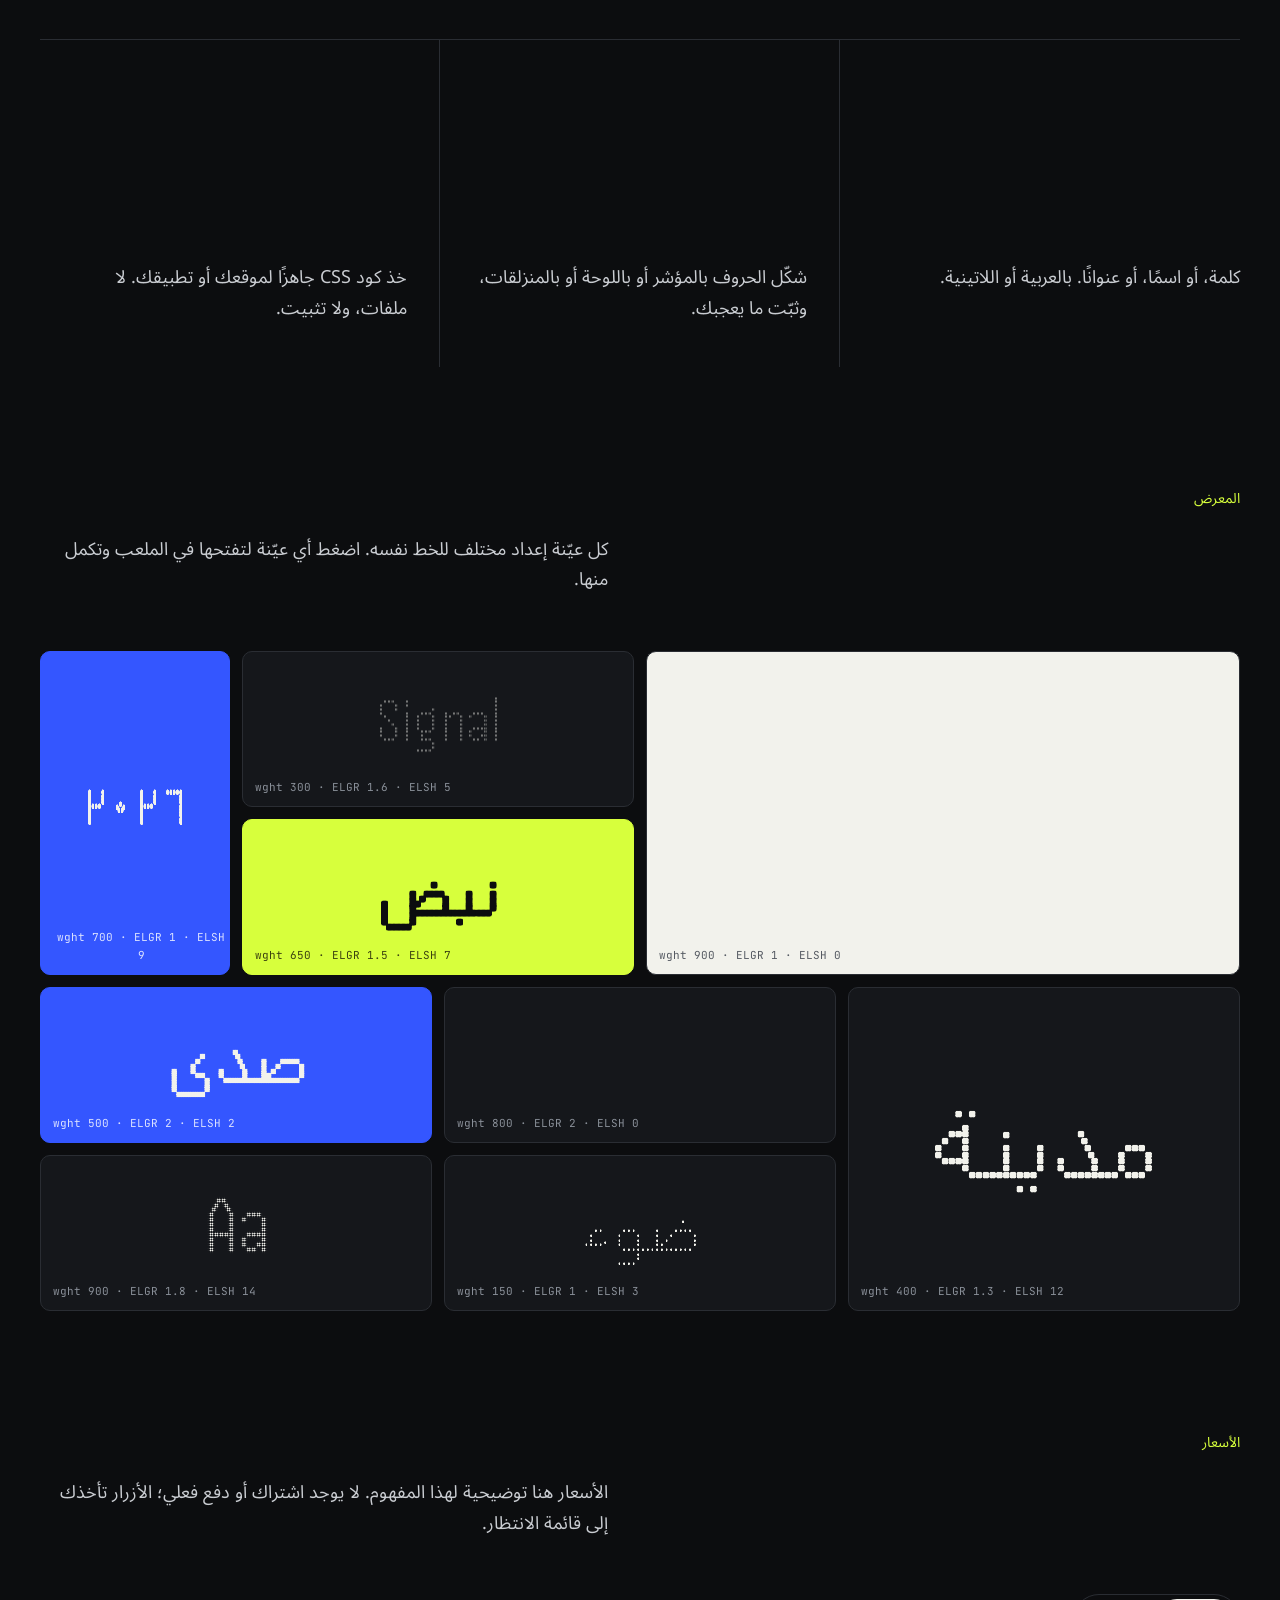
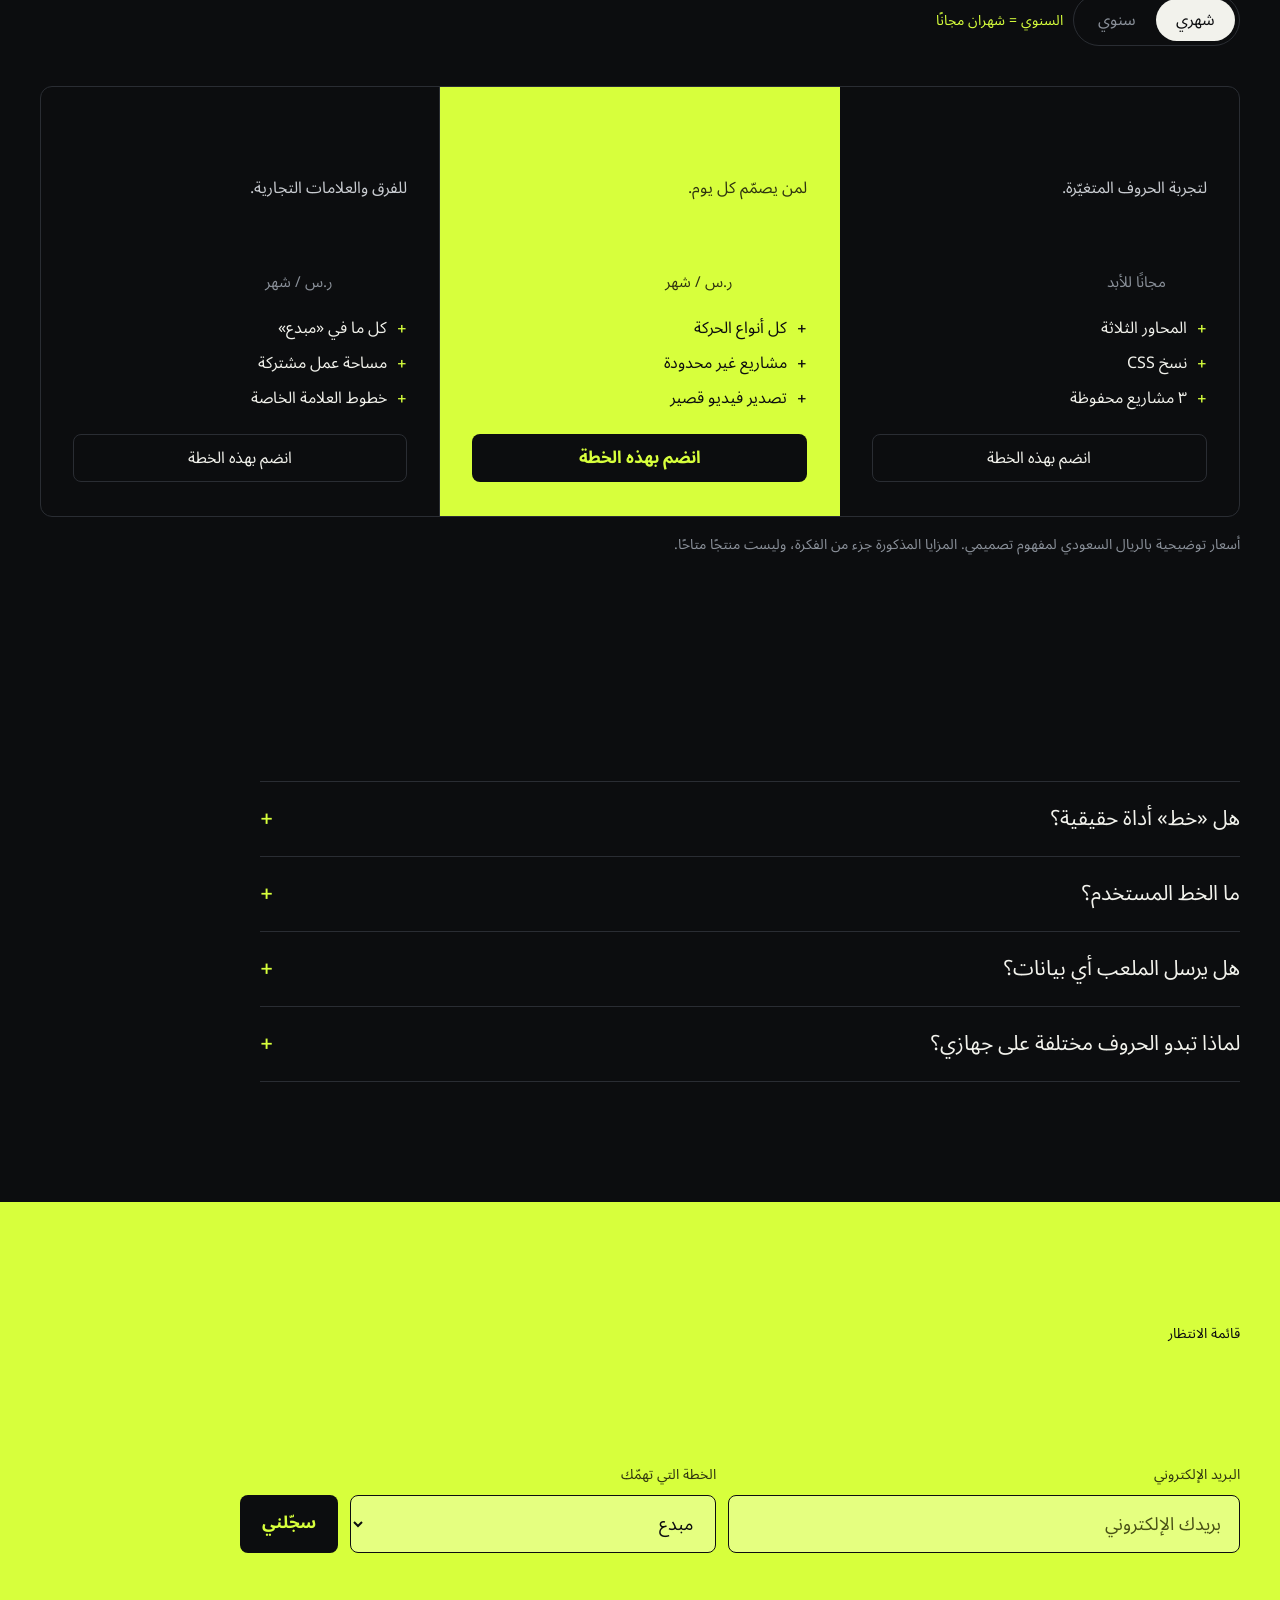
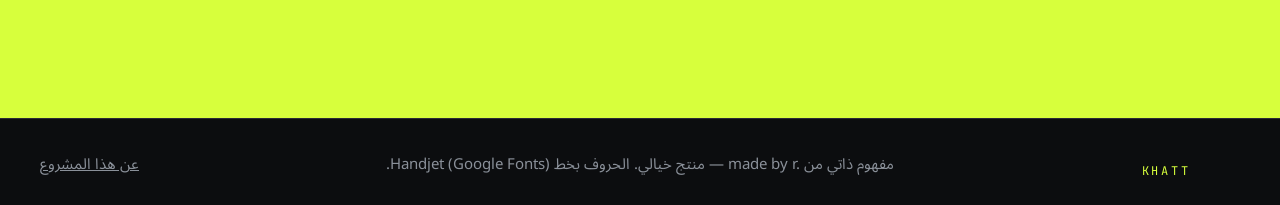
<file: demo/khatt/index.html>
<!doctype html>
<html lang="ar" dir="rtl">
<head>
<meta charset="utf-8">
<link rel="icon" href="data:image/svg+xml,%3Csvg xmlns='http://www.w3.org/2000/svg' viewBox='0 0 32 32'%3E%3Crect width='32' height='32' rx='6' fill='%230C0D0F'/%3E%3Crect x='6' y='14' width='20' height='5' fill='%23D7FF3C'/%3E%3C/svg%3E">
<meta name="viewport" content="width=device-width, initial-scale=1">
<title>خط — ملعب للحروف المتغيّرة (مفهوم)</title>
<meta name="description" content="خط: أداة ويب خيالية لتشكيل الحروف المتغيّرة وتحريكها بالعربية واللاتينية. مفهوم تصميمي ذاتي من made by r.&lrm; — ليس منتجًا حقيقيًا.">
<meta name="theme-color" content="#0C0D0F">
<link rel="preconnect" href="https://fonts.googleapis.com"><link rel="preconnect" href="https://fonts.gstatic.com" crossorigin>
<link rel="stylesheet" href="https://fonts.googleapis.com/css2?family=Handjet:wght,ELGR,ELSH@100..900,1..2,0..16&family=JetBrains+Mono:wght@400;600&family=Noto+Sans+Arabic:wght@400;600;700&display=swap">
<link rel="stylesheet" href="style.css">
</head>
<body>
<a class="skip" href="#main" data-i18n="skip">انتقل إلى المحتوى</a>
<div class="ribbon"><div class="w"><span data-i18n="ribbon">مفهوم ذاتي من made by r.&lrm; — «خط» منتج خيالي، وليس عميلًا حقيقيًا. لا يوجد اشتراك أو دفع فعلي.</span><span style="display:flex;gap:18px"><a href="../../work/khatt/index.html" data-i18n="about">عن هذا المشروع</a><a href="../../index.html#collection" data-i18n="backMbr">العودة إلى made by r.&lrm;</a></span></div></div>
<header class="hd">
<div class="w">
<a class="logo" href="#main" aria-label="خط — KHATT"><b>خط</b><i>KHATT</i></a>
<nav class="nav" data-i18n-attr="aria-label:navL" aria-label="التنقل"><a href="#play" data-i18n="nPlay">الملعب</a><a href="#features" data-i18n="nFeat">المزايا</a><a href="#how" data-i18n="nHow">كيف يعمل</a><a href="#gallery" data-i18n="nGal">المعرض</a><a href="#pricing" data-i18n="nPrice">الأسعار</a></nav>
<div class="end">
<div class="lang" role="group" aria-label="اللغة / Language"><button type="button" data-set-lang="ar" lang="ar" aria-pressed="true">عربي</button><button type="button" data-set-lang="en" lang="en" aria-pressed="false">EN</button></div>
<a class="btn" href="#waitlist" data-i18n="join">قائمة الانتظار</a>
<button type="button" class="ghost menu-btn" id="openMenu" aria-expanded="false" aria-controls="mnav" data-i18n-attr="aria-label:menu" aria-label="القائمة"><svg viewBox="0 0 24 24" width="22" height="22" aria-hidden="true"><path d="M3 7h18M3 12h18M3 17h12" fill="none" stroke="currentColor" stroke-width="1.8" stroke-linecap="square"/></svg></button>
</div>
</div>
</header>
<nav class="mnav" id="mnav" hidden data-i18n-attr="aria-label:menu" aria-label="القائمة">
<div style="display:flex;justify-content:space-between;align-items:center;min-height:56px"><span class="logo"><b>خط</b><i>KHATT</i></span><button type="button" class="ghost" id="closeMenu" data-i18n-attr="aria-label:close" aria-label="إغلاق">✕</button></div>
<a href="#play" data-i18n="nPlay">الملعب</a><a href="#features" data-i18n="nFeat">المزايا</a><a href="#how" data-i18n="nHow">كيف يعمل</a><a href="#gallery" data-i18n="nGal">المعرض</a><a href="#pricing" data-i18n="nPrice">الأسعار</a><a href="#waitlist" data-i18n="join">قائمة الانتظار</a>
<div class="lang" role="group" aria-label="اللغة / Language" style="align-self:flex-start;margin-top:22px"><button type="button" data-set-lang="ar" lang="ar" aria-pressed="true">عربي</button><button type="button" data-set-lang="en" lang="en" aria-pressed="false">EN</button></div>
</nav>

<main id="main">
<section id="play" aria-labelledby="h1">
<div class="w hero-top">
<div><p class="ey" data-i18n="heroEy">KHATT · أداة حروف متغيّرة · مفهوم</p><h1 id="h1" data-i18n="h1" data-i18n-html="">حروف عربية<br>تتحرّك معك.</h1></div>
<p class="lead" data-i18n="lead">«خط» أداة ويب لتشكيل الحروف المتغيّرة وتحريكها. حرّك المؤشر فوق المسرح: الاتجاه الأفقي يغيّر الوزن، والعمودي يغيّر شكل العناصر التي يُبنى منها الحرف.</p>
</div>
<div class="stage" id="stage" role="img" data-i18n-attr="aria-label:stageL" aria-label="مسرح تفاعلي يعرض الكلمة بالإعدادات الحالية">
<div class="ruler rx" aria-hidden="true"><span><b>wght</b> 100</span><span>300</span><span>500</span><span>700</span><span>900</span></div>
<div class="ruler corner" aria-hidden="true"><b>ELSH</b></div>
<div class="ruler ry" aria-hidden="true"><span>0</span><span>4</span><span>8</span><span>12</span><span>16</span></div>
<div class="cross" aria-hidden="true"><span class="cx"></span><span class="cy"></span></div>
<p class="word" aria-hidden="true"><span id="word" dir="auto">خط</span></p>
<span class="tag hint" id="hint" aria-hidden="true">حرّك المؤشر · اضغط للتثبيت</span>
<span class="tag lock" id="lockTag" hidden aria-hidden="true" data-i18n="locked">مثبّت · اضغط للفك</span>
</div>
<div class="w console">
<div>
<div class="field"><label class="lbl" for="wordIn" data-i18n="wordL">اكتب كلمة (حتى ١٤ حرفًا)</label><input id="wordIn" maxlength="14" autocomplete="off" spellcheck="false" dir="auto" value="خط"></div>
<div class="presets" role="group" data-i18n-attr="aria-label:presetsL" aria-label="إعدادات جاهزة"><button type="button" class="chip" data-preset="heavy" aria-pressed="false" data-i18n="pHeavy">ثقيل</button><button type="button" class="chip" data-preset="light" aria-pressed="false" data-i18n="pLight">خفيف</button><button type="button" class="chip" data-preset="wide" aria-pressed="false" data-i18n="pWide">شبكة واسعة</button><button type="button" class="chip" data-preset="random" data-i18n="pRandom">عشوائي</button></div>
</div>
<div>
<span class="lbl" id="padLbl" data-i18n="padTitle">لوحة المحاور</span>
<div class="pad" id="pad" tabindex="0" role="group" aria-labelledby="padLbl" aria-describedby="padHelp tele"><span class="knob" aria-hidden="true"></span></div>
<div class="pad-l" aria-hidden="true"><span>wght −</span><span>wght +</span></div>
<p class="sr" id="padHelp" data-i18n="padHelp">استخدم الأسهم: يمين ويسار للوزن، وأعلى وأسفل للشكل. اضغط Shift لخطوات أكبر.</p>
</div>
<div class="tele-wrap">
<dl class="tele" id="tele">
<dt data-i18n="tW">الوزن</dt><dd class="bar" id="bW" aria-hidden="true"><i></i></dd><dd class="v" id="vW">560</dd>
<dt data-i18n="tG">الشبكة</dt><dd class="bar" id="bG" aria-hidden="true"><i></i></dd><dd class="v" id="vG">1.2</dd>
<dt data-i18n="tS">الشكل</dt><dd class="bar" id="bS" aria-hidden="true"><i></i></dd><dd class="v" id="vS">3.0</dd>
</dl>
<div class="actions"><button type="button" class="btn" data-copy data-i18n="copyCss">انسخ CSS</button><button type="button" class="ghost" id="reset" data-i18n="reset">إعادة الضبط</button></div>
<p class="status" id="copyMsg" role="status"></p>
</div>
</div>
</section>

<div class="marquee" aria-hidden="true"><div class="track"><span>خط</span><span>KHATT</span><span>٣ محاور</span><span>3 AXES</span><span>عربي + لاتيني</span><span>ARABIC + LATIN</span><span>بلا تثبيت</span><span>NO INSTALL</span><span>خط</span><span>KHATT</span><span>٣ محاور</span><span>3 AXES</span><span>عربي + لاتيني</span><span>ARABIC + LATIN</span><span>بلا تثبيت</span><span>NO INSTALL</span></div></div>

<section id="features" class="sec" aria-labelledby="f-h">
<div class="w">
<div class="head"><div><p class="ey" data-i18n="fEy">المزايا</p><h2 class="h2" id="f-h" style="margin-top:12px" data-i18n="fH">ثلاث أدوات، وحالة واحدة.</h2></div><p class="sub" data-i18n="fP">كل ما تغيّره هنا يتغيّر في الملعب أعلاه، والعكس صحيح. جرّب الأدوات مباشرة؛ كلها تعمل في متصفحك دون أي اتصال بخادم.</p></div>

<article class="feat" aria-labelledby="f1-h">
<div><span class="num">01 — AXES</span><h3 id="f1-h" data-i18n="f1h">محاور حيّة</h3><p data-i18n="f1p">ثلاثة محاور تتحكم في كل حرف: الوزن، وحجم الشبكة التي يُبنى عليها، وشكل العناصر الصغيرة التي تكوّنه.</p></div>
<div class="panel">
<p class="spec vf" dir="auto" aria-hidden="true">أبجد Aa</p>
<div class="sl"><label for="sW">wght</label><input id="sW" type="range" min="100" max="900" step="1" value="560"><output id="oW" for="sW">560</output></div>
<div class="sl"><label for="sG">ELGR</label><input id="sG" type="range" min="1" max="2" step="0.05" value="1.2"><output id="oG" for="sG">1.2</output></div>
<div class="sl"><label for="sS">ELSH</label><input id="sS" type="range" min="0" max="16" step="0.5" value="3"><output id="oS" for="sS">3.0</output></div>
</div>
</article>

<article class="feat" aria-labelledby="f2-h">
<div><span class="num">02 — MOTION</span><h3 id="f2-h" data-i18n="f2h">حركة بلا كود</h3><p data-i18n="f2p">اختر إيقاعًا وشاهد الكلمات تتنفّس. الحركة تعمل على الكلمة كاملة، فتبقى الحروف العربية متصلة كما يجب.</p></div>
<div class="panel">
<p class="moving" id="moving" aria-hidden="true"></p>
<div class="presets" role="group" data-i18n-attr="aria-label:motionL" aria-label="نوع الحركة" style="justify-content:center;margin:0"><button type="button" class="chip" data-motion="pulse" aria-pressed="true" data-i18n="mPulse">نبض</button><button type="button" class="chip" data-motion="wave" aria-pressed="false" data-i18n="mWave">موجة</button><button type="button" class="chip" data-motion="write" aria-pressed="false" data-i18n="mWrite">كتابة</button><button type="button" class="chip" data-motion="none" aria-pressed="false" data-i18n="mStop">إيقاف</button></div>
<p class="rm-note" id="rmNote" hidden data-i18n="rmNote">الحركة متوقفة لأن جهازك يطلب تقليل الحركة.</p>
</div>
</article>

<article class="feat" aria-labelledby="f3-h">
<div><span class="num">03 — EXPORT</span><h3 id="f3-h" data-i18n="f3h">انسخ وانشر</h3><p data-i18n="f3p">كود CSS حقيقي للإعدادات الحالية، يعمل مع خط Handjet المجاني من Google Fonts. انسخه وضعه في موقعك.</p></div>
<div class="panel">
<pre><code id="code"></code></pre>
<button type="button" class="btn" data-copy data-i18n="copyCss">انسخ CSS</button>
<p class="status" id="copyMsg2" role="status"></p>
</div>
</article>
</div>
</section>

<section id="how" class="sec" style="padding-top:0" aria-labelledby="h-h">
<div class="w">
<div class="head"><div><p class="ey" data-i18n="hEy">كيف يعمل</p><h2 class="h2" id="h-h" style="margin-top:12px" data-i18n="hH">من فكرة إلى حرف حيّ.</h2></div></div>
<ol class="how">
<li><span class="big" aria-hidden="true">١</span><h3 data-i18n="h1t">اكتب</h3><p data-i18n="h1p">كلمة، أو اسمًا، أو عنوانًا. بالعربية أو اللاتينية.</p></li>
<li><span class="big" aria-hidden="true">٢</span><h3 data-i18n="h2t">حرّك</h3><p data-i18n="h2p">شكّل الحروف بالمؤشر أو باللوحة أو بالمنزلقات، وثبّت ما يعجبك.</p></li>
<li><span class="big" aria-hidden="true">٣</span><h3 data-i18n="h3t">انسخ</h3><p data-i18n="h3p">خذ كود CSS جاهزًا لموقعك أو تطبيقك. لا ملفات، ولا تثبيت.</p></li>
</ol>
</div>
</section>

<section id="gallery" class="sec" style="padding-top:0" aria-labelledby="g-h">
<div class="w">
<div class="head"><div><p class="ey" data-i18n="gEy">المعرض</p><h2 class="h2" id="g-h" style="margin-top:12px" data-i18n="gH">جدار العيّنات.</h2></div><p class="sub" data-i18n="gP">كل عيّنة إعداد مختلف للخط نفسه. اضغط أي عيّنة لتفتحها في الملعب وتكمل منها.</p></div>
<div class="wall" id="wall">
<button type="button" class="tile t-a" data-word="حبر" data-w="900" data-g="1" data-s="0" style="--tf:clamp(120px,15vw,220px);--hs:4"><span class="tw" dir="auto">حبر</span><span class="tmeta"></span></button>
<button type="button" class="tile t-2" data-word="Signal" data-w="300" data-g="1.6" data-s="5" style="--tf:64px"><span class="tw" dir="auto">Signal</span><span class="tmeta"></span></button>
<button type="button" class="tile t-c t-blue" data-word="٢٠٢٦" data-w="700" data-g="1" data-s="9" style="--tf:56px"><span class="tw" dir="auto">٢٠٢٦</span><span class="tmeta"></span></button>
<button type="button" class="tile t-2 t-lime" data-word="نبض" data-w="650" data-g="1.5" data-s="7" style="--tf:80px"><span class="tw" dir="auto">نبض</span><span class="tmeta"></span></button>
<button type="button" class="tile t-f" data-word="مدينة" data-w="400" data-g="1.3" data-s="12" style="--tf:clamp(84px,9vw,128px);--hw:800"><span class="tw" dir="auto">مدينة</span><span class="tmeta"></span></button>
<button type="button" class="tile t-2" data-word="Grid" data-w="800" data-g="2" data-s="0" style="--tf:76px"><span class="tw" dir="auto">Grid</span><span class="tmeta"></span></button>
<button type="button" class="tile t-2 t-blue" data-word="صدى" data-w="500" data-g="2" data-s="2" style="--tf:80px"><span class="tw" dir="auto">صدى</span><span class="tmeta"></span></button>
<button type="button" class="tile t-2" data-word="ضوء" data-w="150" data-g="1" data-s="3" style="--tf:80px;--hw:500"><span class="tw" dir="auto">ضوء</span><span class="tmeta"></span></button>
<button type="button" class="tile t-2" data-word="Aa" data-w="900" data-g="1.8" data-s="14" style="--tf:84px;--hs:16"><span class="tw" dir="auto">Aa</span><span class="tmeta"></span></button>
</div>
</div>
</section>

<section id="pricing" class="sec" style="padding-top:0" aria-labelledby="p-h">
<div class="w">
<div class="head"><div><p class="ey" data-i18n="prEy">الأسعار</p><h2 class="h2" id="p-h" style="margin-top:12px" data-i18n="prH">ابدأ مجانًا.</h2></div><p class="sub" data-i18n="prP">الأسعار هنا توضيحية لهذا المفهوم. لا يوجد اشتراك أو دفع فعلي؛ الأزرار تأخذك إلى قائمة الانتظار.</p></div>
<div class="toggle" role="group" data-i18n-attr="aria-label:billL" aria-label="فترة الفوترة"><button type="button" data-bill="m" aria-pressed="true" data-i18n="monthly">شهري</button><button type="button" data-bill="y" aria-pressed="false" data-i18n="yearly">سنوي</button></div><span class="save" data-i18n="save">السنوي = شهران مجانًا</span>
<div class="plans">
<article class="plan" aria-labelledby="pl0">
<h3 id="pl0" data-i18n="pl0">بداية</h3><p class="pd" data-i18n="pl0d">لتجربة الحروف المتغيّرة.</p>
<div class="amt"><b data-price="0" data-m="0" data-y="0">0</b><span class="per" data-i18n="free">مجانًا للأبد</span></div>
<ul><li data-i18n="pl0a">المحاور الثلاثة</li><li data-i18n="pl0b">نسخ CSS</li><li data-i18n="pl0c">٣ مشاريع محفوظة</li></ul>
<a class="ghost" href="#waitlist" data-plan="start" data-i18n="choose">انضم بهذه الخطة</a>
</article>
<article class="plan hot" aria-labelledby="pl1">
<h3 id="pl1" data-i18n="pl1">مبدع</h3><p class="pd" data-i18n="pl1d">لمن يصمّم كل يوم.</p>
<div class="amt"><b data-m="29" data-y="290">29</b><span class="per">ر.س / شهر</span></div>
<ul><li data-i18n="pl1a">كل أنواع الحركة</li><li data-i18n="pl1b">مشاريع غير محدودة</li><li data-i18n="pl1c">تصدير فيديو قصير</li></ul>
<a class="btn" href="#waitlist" data-plan="creator" data-i18n="choose">انضم بهذه الخطة</a>
</article>
<article class="plan" aria-labelledby="pl2">
<h3 id="pl2" data-i18n="pl2">استوديو</h3><p class="pd" data-i18n="pl2d">للفرق والعلامات التجارية.</p>
<div class="amt"><b data-m="79" data-y="790">79</b><span class="per">ر.س / شهر</span></div>
<ul><li data-i18n="pl2a">كل ما في «مبدع»</li><li data-i18n="pl2b">مساحة عمل مشتركة</li><li data-i18n="pl2c">خطوط العلامة الخاصة</li></ul>
<a class="ghost" href="#waitlist" data-plan="studio" data-i18n="choose">انضم بهذه الخطة</a>
</article>
</div>
<p class="note" data-i18n="prNote">أسعار توضيحية بالريال السعودي لمفهوم تصميمي. المزايا المذكورة جزء من الفكرة، وليست منتجًا متاحًا.</p>
</div>
</section>

<section class="sec" style="padding-top:0" aria-labelledby="q-h">
<div class="w">
<h2 class="h2" id="q-h" style="margin-bottom:32px" data-i18n="qH">أسئلة متكررة</h2>
<div class="faq">
<details><summary data-i18n="q1">هل «خط» أداة حقيقية؟</summary><p data-i18n="a1">لا. «خط» مفهوم تصميمي من made by r.&lrm;، لكن الملعب في هذه الصفحة يعمل فعلًا في متصفحك، وكود CSS المنسوخ حقيقي.</p></details>
<details><summary data-i18n="q2">ما الخط المستخدم؟</summary><p data-i18n="a2">خط Handjet المفتوح المصدر من Google Fonts. يدعم العربية واللاتينية، وله ثلاثة محاور: الوزن، وحجم الشبكة، وشكل العناصر.</p></details>
<details><summary data-i18n="q3">هل يرسل الملعب أي بيانات؟</summary><p data-i18n="a3">لا. كل شيء يحدث داخل الصفحة، ولا تُحفظ الكلمات أو تُرسل إلى أي مكان.</p></details>
<details><summary data-i18n="q4">لماذا تبدو الحروف مختلفة على جهازي؟</summary><p data-i18n="a4">إذا لم يُحمَّل خط Handjet (بسبب الاتصال مثلًا)، يعرض المتصفح خطًا بديلًا لا يدعم المحاور، فلن ترى تغيّر الشكل.</p></details>
</div>
</div>
</section>

<section id="waitlist" class="sec wl" aria-labelledby="w-h">
<div class="w">
<p class="ey" data-i18n="wlEy">قائمة الانتظار</p>
<h2 class="h2" id="w-h" style="margin-top:12px" data-i18n="wlH">كن أول من يجرّب.</h2>
<form id="wlForm" novalidate>
<div><label class="lbl" for="wlMail" data-i18n="email">البريد الإلكتروني</label><input id="wlMail" type="email" autocomplete="email" dir="ltr" data-i18n-attr="placeholder:emailPh" placeholder="بريدك الإلكتروني" aria-describedby="wlMsg"></div>
<div><label class="lbl" for="wlPlan" data-i18n="planL">الخطة التي تهمّك</label><select id="wlPlan"><option value="start" data-i18n="pl0">بداية</option><option value="creator" selected data-i18n="pl1">مبدع</option><option value="studio" data-i18n="pl2">استوديو</option></select></div>
<div style="align-self:end"><button type="submit" class="btn" data-i18n="wlBtn">سجّلني</button></div>
</form>
<p class="msg" id="wlMsg" role="status"></p>
</div>
</section>
</main>
<footer class="ft"><div class="w"><span class="logo"><b style="font-size:32px">خط</b><i>KHATT</i></span><span data-i18n="ftNote">مفهوم ذاتي من made by r.&lrm; — منتج خيالي. الحروف بخط Handjet (Google Fonts).</span><a href="../../work/khatt/index.html" data-i18n="about">عن هذا المشروع</a></div></footer>
<div class="toast" id="toast" role="status" hidden></div>
<script src="i18n.js"></script>
<script src="app.js"></script>
</body>
</html>
</file>
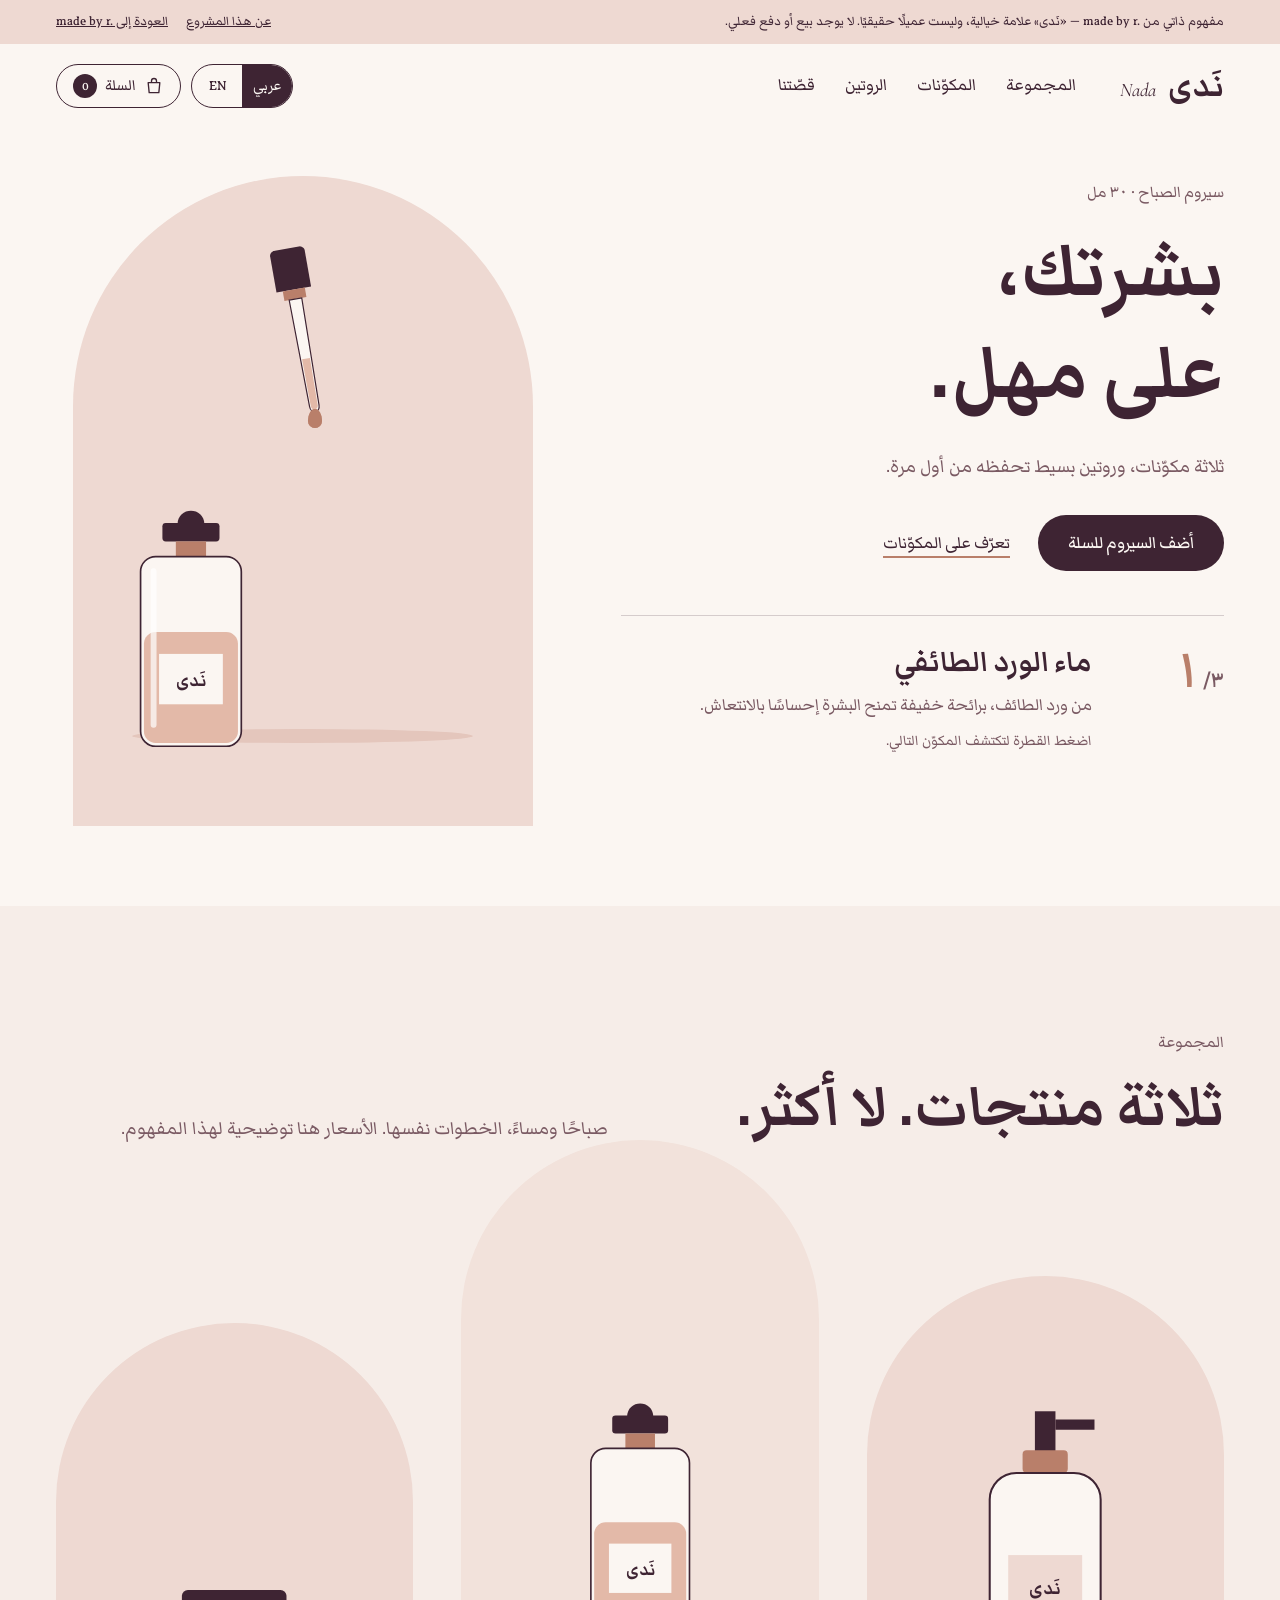
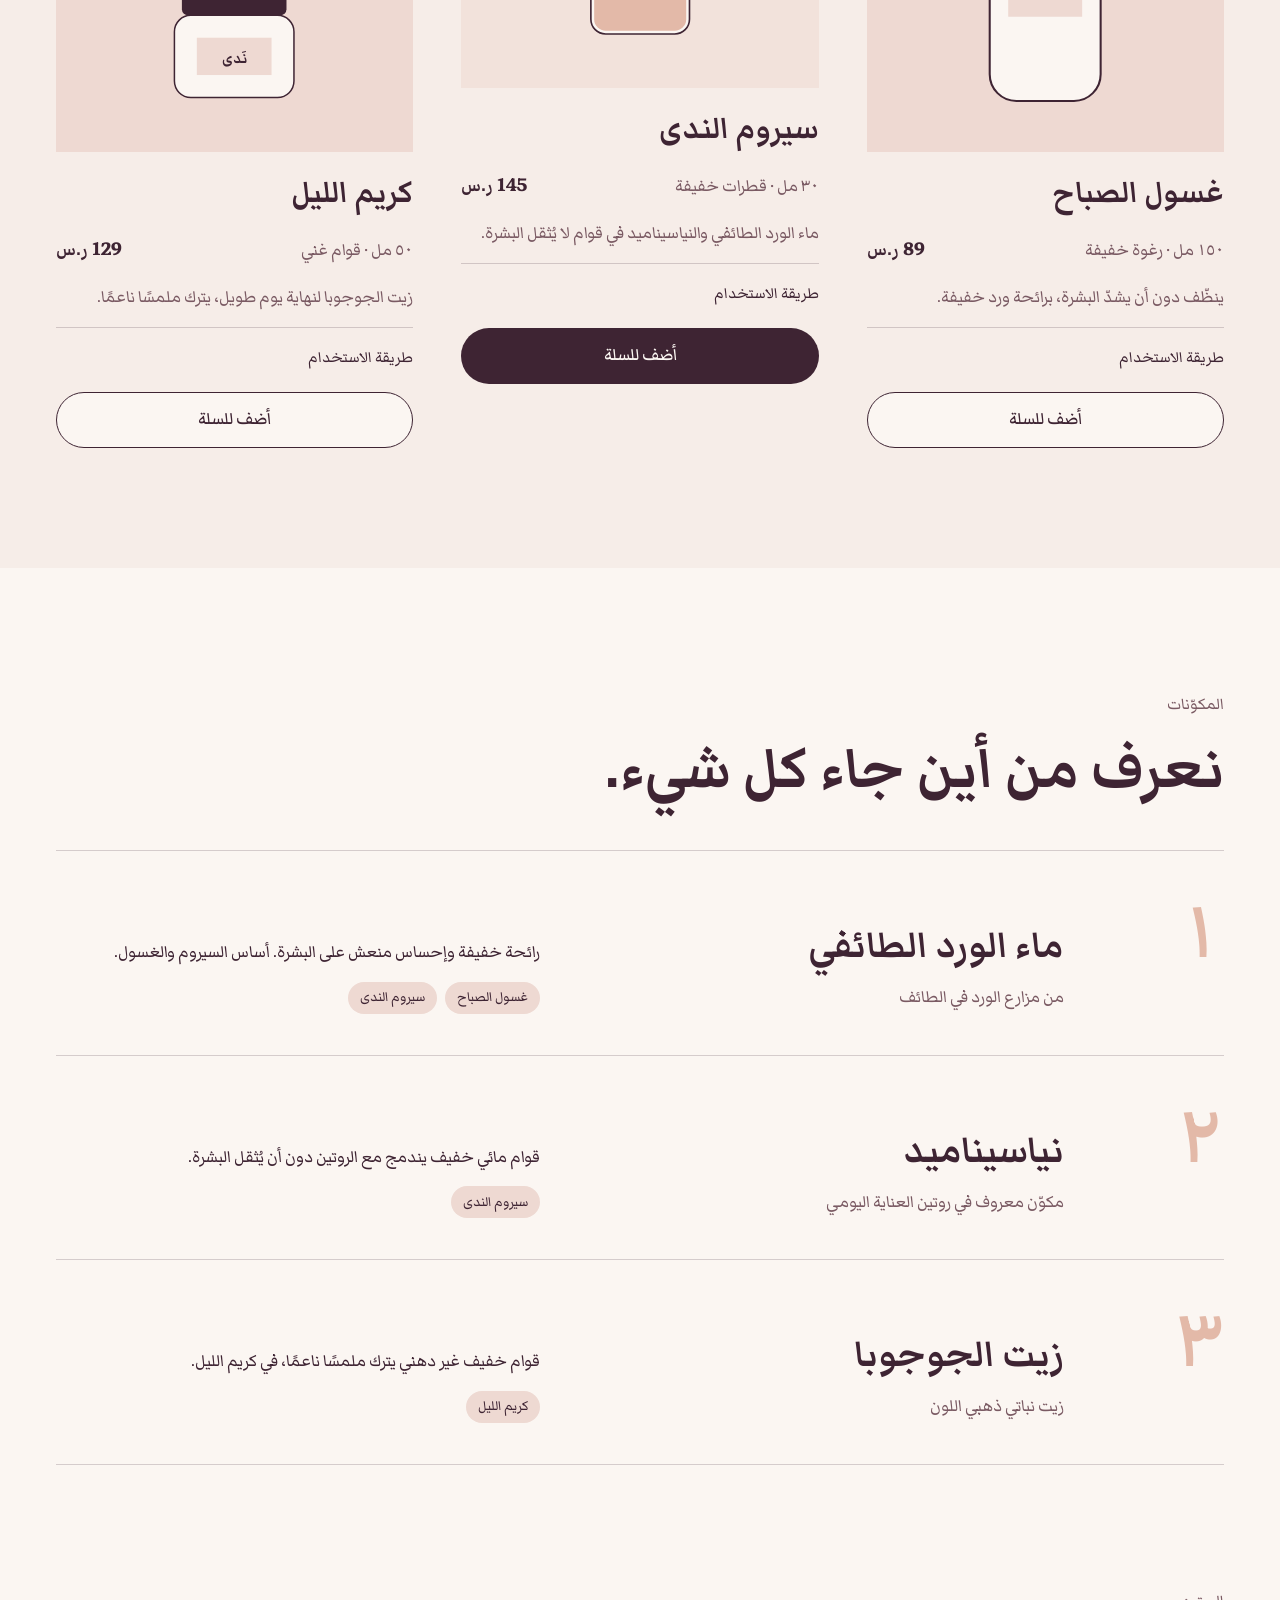
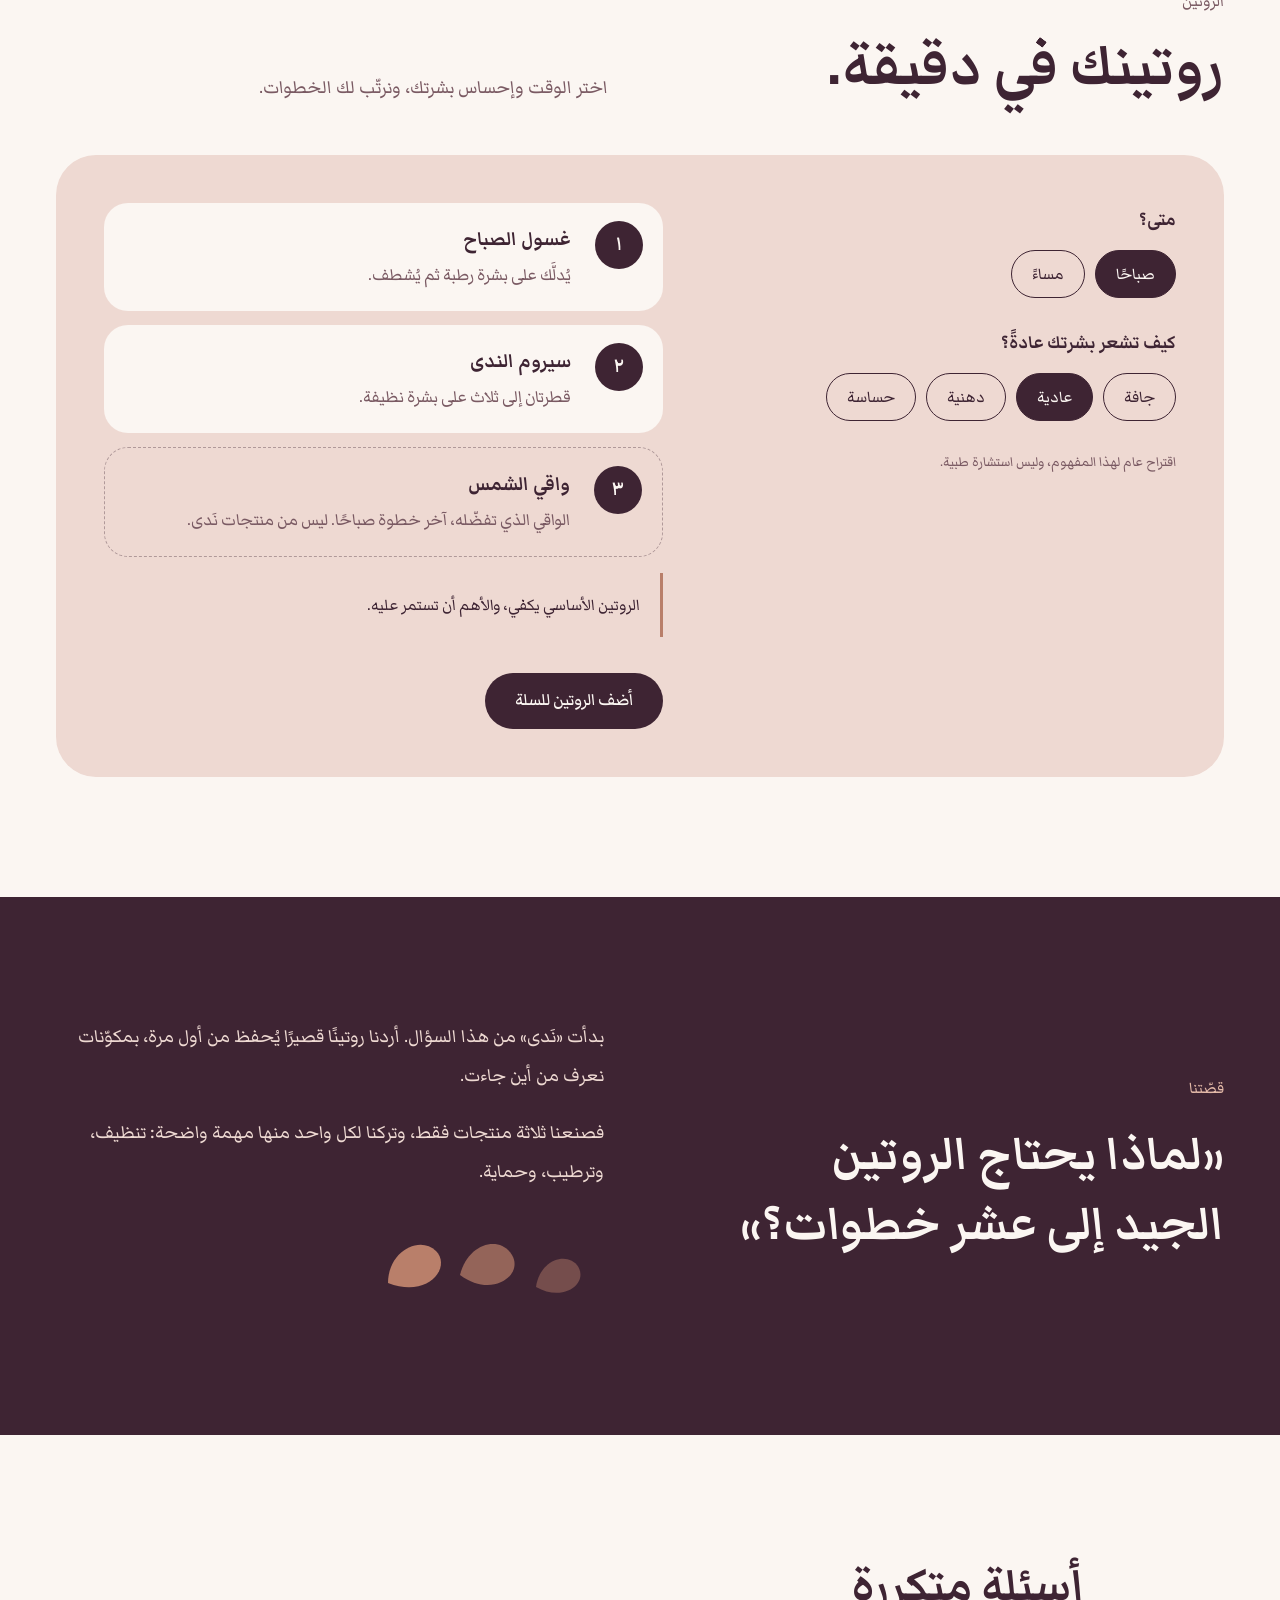
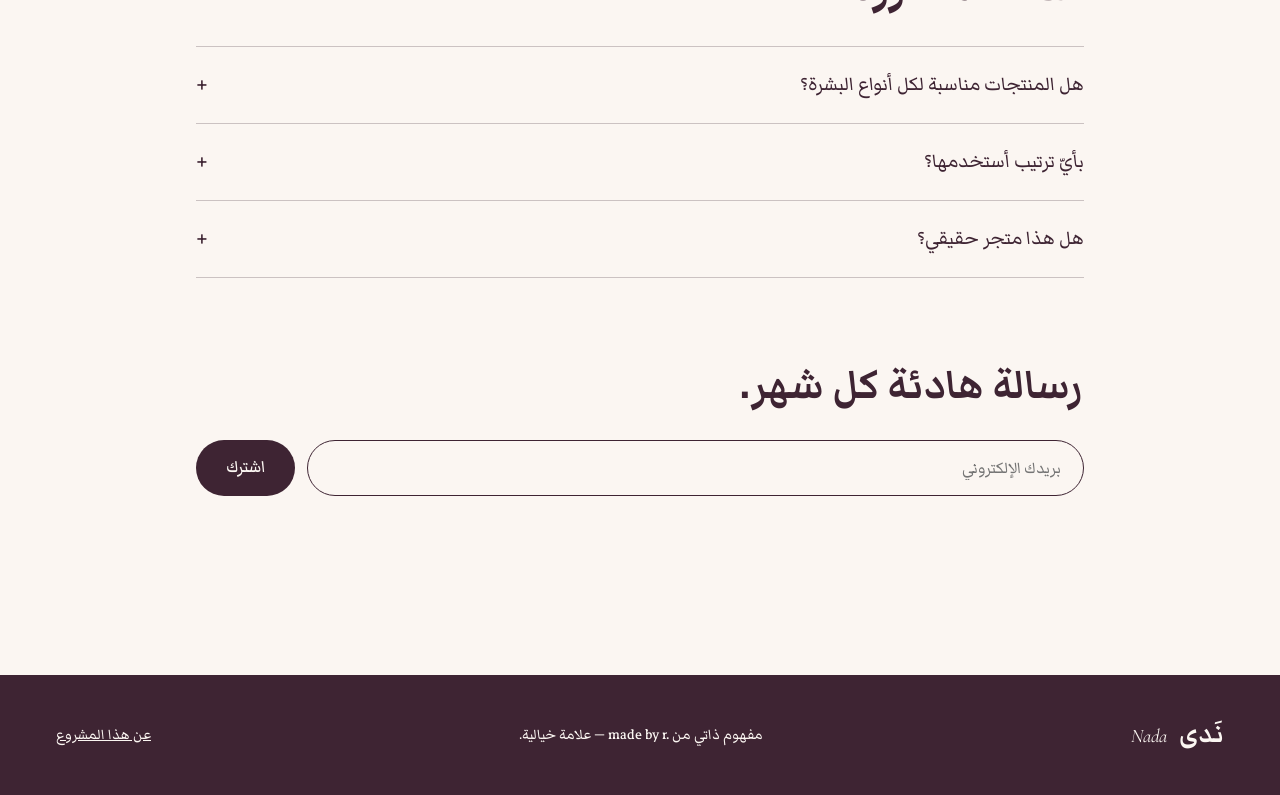
<file: demo/nada/index.html>
<!doctype html>
<html lang="ar" dir="rtl">
<head>
<meta charset="utf-8">
<link rel="icon" href="data:image/svg+xml,%3Csvg xmlns='http://www.w3.org/2000/svg' viewBox='0 0 32 32'%3E%3Crect width='32' height='32' rx='16' fill='%23EED9D2'/%3E%3Cpath d='M16 7c4 6 6 9 6 12a6 6 0 0 1-12 0c0-3 2-6 6-12z' fill='%23B97F6A'/%3E%3C/svg%3E">
<meta name="viewport" content="width=device-width, initial-scale=1">
<title>نَدى — عناية بالبشرة على مهل (مفهوم)</title>
<meta name="description" content="نَدى: علامة عناية بالبشرة بثلاثة منتجات وروتين بسيط. مفهوم تصميمي ذاتي من made by r.&lrm; — علامة خيالية.">
<meta name="theme-color" content="#FBF6F2">
<link rel="preconnect" href="https://fonts.googleapis.com"><link rel="preconnect" href="https://fonts.gstatic.com" crossorigin>
<link rel="stylesheet" href="https://fonts.googleapis.com/css2?family=Markazi+Text:wght@400;500;700&family=Cormorant+Garamond:ital,wght@0,500;1,500&display=swap">
<link rel="stylesheet" href="style.css">
</head>
<body>
<a class="skip" href="#main" data-i18n="skip">انتقل إلى المحتوى</a>
<div class="ribbon"><div class="w"><span data-i18n="ribbon">مفهوم ذاتي من made by r.&lrm; — «نَدى» علامة خيالية، وليست عميلًا حقيقيًا. لا يوجد بيع أو دفع فعلي.</span><span style="display:flex;gap:18px"><a href="../../work/nada/index.html" data-i18n="about">عن هذا المشروع</a><a href="../../index.html#collection" data-i18n="backMbr">العودة إلى made by r.&lrm;</a></span></div></div>
<header class="hd">
<div class="w">
<a class="logo" href="#main" aria-label="نَدى"><b>نَدى</b><i>Nada</i></a>
<nav class="nav" data-i18n-attr="aria-label:navL" aria-label="التنقل"><a href="#collection" data-i18n="nColl">المجموعة</a><a href="#ingredients" data-i18n="nIng">المكوّنات</a><a href="#routine" data-i18n="nRoutine">الروتين</a><a href="#story" data-i18n="nStory">قصّتنا</a></nav>
<div class="end">
<div class="lang" role="group" aria-label="اللغة / Language"><button type="button" data-set-lang="ar" lang="ar" aria-pressed="true">عربي</button><button type="button" data-set-lang="en" lang="en" aria-pressed="false">EN</button></div>
<button type="button" class="ghost" id="openBag" aria-controls="bag"><svg viewBox="0 0 24 24" width="20" height="20" aria-hidden="true"><path d="M5 8h14l-1.2 12H6.2z M9 8V6a3 3 0 0 1 6 0v2" fill="none" stroke="currentColor" stroke-width="1.6" stroke-linejoin="round"/></svg><span class="lbl" data-i18n="bag">السلة</span><span class="cnt" id="count">0</span></button>
<button type="button" class="ghost menu-btn" id="openMenu" aria-expanded="false" aria-controls="mnav" data-i18n-attr="aria-label:menu" aria-label="القائمة"><svg viewBox="0 0 24 24" width="22" height="22" aria-hidden="true"><path d="M3 7h18M3 12h18M3 17h12" fill="none" stroke="currentColor" stroke-width="1.8" stroke-linecap="round"/></svg></button>
</div>
</div>
</header>
<nav class="mnav" id="mnav" hidden data-i18n-attr="aria-label:menu" aria-label="القائمة">
<div style="display:flex;justify-content:space-between;align-items:center;min-height:56px"><span class="logo"><b>نَدى</b></span><button type="button" class="ghost" id="closeMenu" data-i18n-attr="aria-label:close" aria-label="إغلاق">✕</button></div>
<a href="#collection" data-i18n="nColl">المجموعة</a><a href="#ingredients" data-i18n="nIng">المكوّنات</a><a href="#routine" data-i18n="nRoutine">الروتين</a><a href="#story" data-i18n="nStory">قصّتنا</a>
<div class="lang" role="group" aria-label="اللغة / Language" style="align-self:flex-start;margin-top:22px"><button type="button" data-set-lang="ar" lang="ar" aria-pressed="true">عربي</button><button type="button" data-set-lang="en" lang="en" aria-pressed="false">EN</button></div>
</nav>

<main id="main">
<section class="w hero" aria-labelledby="h1">
<div>
<p class="ey" data-i18n="heroEy">سيروم الصباح · ٣٠ مل</p>
<h1 id="h1" style="margin-top:14px" data-i18n="h1" data-i18n-html="">بشرتك،<br>على مهل.</h1>
<p class="p" style="margin-top:22px" data-i18n="heroP">ثلاثة مكوّنات، وروتين بسيط تحفظه من أول مرة.</p>
<div style="display:flex;flex-wrap:wrap;align-items:center;gap:14px 28px;margin-top:30px"><button type="button" class="btn" data-add="serum" data-i18n="addSerum">أضف السيروم للسلة</button><a class="lnk" href="#ingredients" data-i18n="seeIng">تعرّف على المكوّنات</a></div>
<div class="ing" aria-live="polite">
<span class="n"><span id="ingN">١</span><small>/٣</small></span>
<div id="ingBox" style="display:flex;flex-direction:column;gap:4px">
<b id="ingName" style="font-size:36px;line-height:1.25">ماء الورد الطائفي</b>
<span id="ingText" style="color:var(--soft)">من ورد الطائف، برائحة خفيفة تمنح البشرة إحساسًا بالانتعاش.</span>
<span style="font-size:18px;color:var(--soft)" data-i18n="pressDrop">اضغط القطرة لتكتشف المكوّن التالي.</span>
</div>
</div>
</div>
<div class="arch" id="arch">
<svg class="pip" viewBox="0 0 120 220" aria-hidden="true"><path d="M38 6 C 38 -6, 82 -6, 82 6 L 82 52 L 38 52 Z" fill="#3E2433"/><rect x="46" y="52" width="28" height="12" fill="#B97F6A"/><path d="M52 64 L 68 64 L 66 200 C 66 210, 54 210, 54 200 Z" fill="#FBF6F2" stroke="#3E2433" stroke-width="1.5"/><path d="M55 140 L 65 140 L 64.4 200 C 64 206, 56 206, 55.6 200 Z" fill="#E3B9A8"/></svg>
<button type="button" class="drop-btn" id="dropBtn" data-i18n-attr="aria-label:dropLabel" aria-label="أسقط قطرة واكتشف المكوّن التالي"><span class="drop" id="drop"></span><span class="hang" id="hang"></span></button>
<span class="rip" id="rip1" aria-hidden="true"></span><span class="rip" id="rip2" aria-hidden="true"></span>
<span class="surface" aria-hidden="true"></span>
<svg class="bot" viewBox="0 0 200 300" aria-hidden="true"><path d="M84 22 C 84 0, 116 0, 116 22 Z" fill="#3E2433"/><rect x="66" y="20" width="68" height="22" rx="4" fill="#3E2433"/><rect x="82" y="42" width="36" height="18" fill="#B97F6A"/><rect x="40" y="60" width="120" height="226" rx="18" fill="#FBF6F2" stroke="#3E2433" stroke-width="2"/><rect x="44" y="150" width="112" height="132" rx="14" fill="#E3B9A8"/><rect x="62" y="176" width="76" height="60" fill="#FBF6F2"/><text x="100" y="214" text-anchor="middle" font-family="Markazi Text, serif" font-weight="700" font-size="26" fill="#3E2433">نَدى</text><rect x="52" y="74" width="7" height="190" rx="3.5" fill="#FFFFFF" opacity=".7"/></svg>
</div>
</section>

<section id="collection" class="sec" style="background:#F6EDE8" aria-labelledby="c-h">
<div class="w">
<div style="display:grid;grid-template-columns:repeat(auto-fit,minmax(min(440px,100%),1fr));gap:20px 64px;align-items:end"><div><p class="ey" data-i18n="cEy">المجموعة</p><h2 class="h2" id="c-h" style="margin-top:10px" data-i18n="cH">ثلاثة منتجات. لا أكثر.</h2></div><p class="p" data-i18n="cP">صباحًا ومساءً، الخطوات نفسها. الأسعار هنا توضيحية لهذا المفهوم.</p></div>
<div class="coll">
<article class="prod" data-id="cleanser" data-price="89">
<div class="parch" aria-hidden="true"><svg viewBox="0 0 160 300"><rect x="70" y="10" width="20" height="40" fill="#3E2433"/><path d="M90 18 H128 V28 H90 Z" fill="#3E2433"/><rect x="58" y="48" width="44" height="22" rx="4" fill="#B97F6A"/><rect x="26" y="70" width="108" height="222" rx="26" fill="#FBF6F2" stroke="#3E2433" stroke-width="2"/><rect x="44" y="150" width="72" height="60" fill="#EED9D2"/><text x="80" y="188" text-anchor="middle" font-family="Markazi Text, serif" font-weight="700" font-size="22" fill="#3E2433">نَدى</text></svg></div>
<h3 data-i18n="p1">غسول الصباح</h3>
<div class="meta"><span data-i18n="p1s">١٥٠ مل · رغوة خفيفة</span><span class="price">89 <small data-i18n="sar">ر.س</small></span></div>
<p style="margin:0;color:var(--soft)" data-i18n="p1d">ينظّف دون أن يشدّ البشرة، برائحة ورد خفيفة.</p>
<details><summary data-i18n="how">طريقة الاستخدام</summary><p style="margin:0 0 8px;color:var(--soft)" data-i18n="p1u">يُدلَّك على بشرة رطبة، ثم يُشطف بماء فاتر.</p></details>
<button type="button" class="btn light" data-add="cleanser" data-i18n="add">أضف للسلة</button>
</article>
<article class="prod" data-id="serum" data-price="145">
<div class="parch" aria-hidden="true"><svg viewBox="0 0 200 300"><path d="M84 22 C 84 0, 116 0, 116 22 Z" fill="#3E2433"/><rect x="66" y="20" width="68" height="22" rx="4" fill="#3E2433"/><rect x="82" y="42" width="36" height="18" fill="#B97F6A"/><rect x="40" y="60" width="120" height="226" rx="18" fill="#FBF6F2" stroke="#3E2433" stroke-width="2"/><rect x="44" y="150" width="112" height="132" rx="14" fill="#E3B9A8"/><rect x="62" y="176" width="76" height="60" fill="#FBF6F2"/><text x="100" y="214" text-anchor="middle" font-family="Markazi Text, serif" font-weight="700" font-size="26" fill="#3E2433">نَدى</text></svg></div>
<h3 data-i18n="p2">سيروم الندى</h3>
<div class="meta"><span data-i18n="p2s">٣٠ مل · قطرات خفيفة</span><span class="price">145 <small data-i18n="sar">ر.س</small></span></div>
<p style="margin:0;color:var(--soft)" data-i18n="p2d">ماء الورد الطائفي والنياسيناميد في قوام لا يُثقل البشرة.</p>
<details><summary data-i18n="how">طريقة الاستخدام</summary><p style="margin:0 0 8px;color:var(--soft)" data-i18n="p2u">قطرتان إلى ثلاث على بشرة نظيفة، صباحًا ومساءً.</p></details>
<button type="button" class="btn" data-add="serum" data-i18n="add">أضف للسلة</button>
</article>
<article class="prod" data-id="cream" data-price="129">
<div class="parch" aria-hidden="true"><svg viewBox="0 0 220 200"><rect x="40" y="40" width="140" height="34" rx="8" fill="#3E2433"/><rect x="30" y="74" width="160" height="110" rx="22" fill="#FBF6F2" stroke="#3E2433" stroke-width="2"/><rect x="60" y="104" width="100" height="50" fill="#EED9D2"/><text x="110" y="138" text-anchor="middle" font-family="Markazi Text, serif" font-weight="700" font-size="24" fill="#3E2433">نَدى</text></svg></div>
<h3 data-i18n="p3">كريم الليل</h3>
<div class="meta"><span data-i18n="p3s">٥٠ مل · قوام غني</span><span class="price">129 <small data-i18n="sar">ر.س</small></span></div>
<p style="margin:0;color:var(--soft)" data-i18n="p3d">زيت الجوجوبا لنهاية يوم طويل، يترك ملمسًا ناعمًا.</p>
<details><summary data-i18n="how">طريقة الاستخدام</summary><p style="margin:0 0 8px;color:var(--soft)" data-i18n="p3u">يُوزَّع طبقة رقيقة قبل النوم.</p></details>
<button type="button" class="btn light" data-add="cream" data-i18n="add">أضف للسلة</button>
</article>
</div>
</div>
</section>

<section id="ingredients" class="sec" aria-labelledby="i-h">
<div class="w">
<p class="ey" data-i18n="iEy">المكوّنات</p>
<h2 class="h2" id="i-h" style="margin:10px 0 40px" data-i18n="iH">نعرف من أين جاء كل شيء.</h2>
<div class="irow"><span class="n" aria-hidden="true">١</span><div><h3 data-i18n="i1">ماء الورد الطائفي</h3><p style="margin:8px 0 0;color:var(--soft)" data-i18n="i1o">من مزارع الورد في الطائف</p></div><div><p style="margin:0" data-i18n="i1d">رائحة خفيفة وإحساس منعش على البشرة. أساس السيروم والغسول.</p><div class="tags"><span class="tag" data-i18n="p1">غسول الصباح</span><span class="tag" data-i18n="p2">سيروم الندى</span></div></div></div>
<div class="irow"><span class="n" aria-hidden="true">٢</span><div><h3 data-i18n="i2">نياسيناميد</h3><p style="margin:8px 0 0;color:var(--soft)" data-i18n="i2o">مكوّن معروف في روتين العناية اليومي</p></div><div><p style="margin:0" data-i18n="i2d">قوام مائي خفيف يندمج مع الروتين دون أن يُثقل البشرة.</p><div class="tags"><span class="tag" data-i18n="p2">سيروم الندى</span></div></div></div>
<div class="irow"><span class="n" aria-hidden="true">٣</span><div><h3 data-i18n="i3">زيت الجوجوبا</h3><p style="margin:8px 0 0;color:var(--soft)" data-i18n="i3o">زيت نباتي ذهبي اللون</p></div><div><p style="margin:0" data-i18n="i3d">قوام خفيف غير دهني يترك ملمسًا ناعمًا، في كريم الليل.</p><div class="tags"><span class="tag" data-i18n="p3">كريم الليل</span></div></div></div>
</div>
</section>

<section id="routine" class="sec" style="padding-top:0" aria-labelledby="r-h">
<div class="w">
<div style="display:grid;grid-template-columns:repeat(auto-fit,minmax(min(440px,100%),1fr));gap:20px 64px;align-items:end"><div><p class="ey" data-i18n="rEy">الروتين</p><h2 class="h2" id="r-h" style="margin-top:10px" data-i18n="rH">روتينك في دقيقة.</h2></div><p class="p" data-i18n="rP">اختر الوقت وإحساس بشرتك، ونرتّب لك الخطوات.</p></div>
<form class="rb" id="rb">
<div>
<fieldset><legend data-i18n="when">متى؟</legend><div class="opts"><label><input type="radio" name="t" value="am" checked><span data-i18n="am">صباحًا</span></label><label><input type="radio" name="t" value="pm"><span data-i18n="pm">مساءً</span></label></div></fieldset>
<fieldset><legend data-i18n="feel">كيف تشعر بشرتك عادةً؟</legend><div class="opts"><label><input type="radio" name="s" value="dry"><span data-i18n="dry">جافة</span></label><label><input type="radio" name="s" value="normal" checked><span data-i18n="normal">عادية</span></label><label><input type="radio" name="s" value="oily"><span data-i18n="oily">دهنية</span></label><label><input type="radio" name="s" value="sensitive"><span data-i18n="sensitive">حساسة</span></label></div></fieldset>
<p class="disc" data-i18n="disc">اقتراح عام لهذا المفهوم، وليس استشارة طبية.</p>
</div>
<div aria-live="polite"><ol class="steps" id="rSteps"></ol><p class="tip" id="rTip"></p><button type="button" class="btn" id="addRoutine" style="margin-top:16px" data-i18n="addRoutine">أضف الروتين للسلة</button></div>
</form>
</div>
</section>

<section id="story" class="sec" style="background:var(--plum);color:var(--milk)" aria-labelledby="s-h">
<div class="w story">
<div><p class="ey" style="color:var(--rose)" data-i18n="sEy">قصّتنا</p><h2 class="sr" id="s-h" data-i18n="sEy">قصّتنا</h2><blockquote style="margin-top:16px" data-i18n="quote">«لماذا يحتاج الروتين الجيد إلى عشر خطوات؟»</blockquote></div>
<div style="display:flex;flex-direction:column;gap:18px;font-size:23px;line-height:1.7;color:#EED9D2"><p style="margin:0" data-i18n="s1">بدأت «نَدى» من هذا السؤال. أردنا روتينًا قصيرًا يُحفظ من أول مرة، بمكوّنات نعرف من أين جاءت.</p><p style="margin:0" data-i18n="s2">فصنعنا ثلاثة منتجات فقط، وتركنا لكل واحد منها مهمة واضحة: تنظيف، وترطيب، وحماية.</p><svg viewBox="0 0 300 120" aria-hidden="true" style="width:240px;margin-top:10px"><g fill="#B97F6A"><path d="M30 80 C 30 40, 70 20, 90 40 C 110 60, 80 100, 30 80 Z"/><path d="M120 70 C 130 30, 170 20, 185 45 C 200 70, 160 100, 120 70 Z" opacity=".7"/><path d="M215 85 C 220 50, 255 40, 268 60 C 280 82, 248 104, 215 85 Z" opacity=".45"/></g></svg></div>
</div>
</section>

<section class="sec" aria-labelledby="f-h">
<div class="w" style="max-width:1000px">
<h2 class="h2" id="f-h" style="font-size:clamp(40px,4.4vw,60px);margin-bottom:28px" data-i18n="fH">أسئلة متكررة</h2>
<div class="faq">
<details><summary data-i18n="q1">هل المنتجات مناسبة لكل أنواع البشرة؟</summary><p data-i18n="a1">صُمّمت لتكون بسيطة ولطيفة، لكن البشرة الحساسة تحتاج تجربة على جزء صغير أولًا.</p></details>
<details><summary data-i18n="q2">بأيّ ترتيب أستخدمها؟</summary><p data-i18n="a2">الغسول، ثم السيروم، ثم الكريم مساءً. استخدم منشئ الروتين أعلاه.</p></details>
<details><summary data-i18n="q3">هل هذا متجر حقيقي؟</summary><p data-i18n="a3">لا. «نَدى» مفهوم تصميمي من made by r.، والمنتجات والأسعار توضيحية، ولا يتم بيع أو دفع فعلي.</p></details>
</div>
<h2 class="h2" style="font-size:clamp(36px,4vw,54px);margin-top:80px" data-i18n="nlH">رسالة هادئة كل شهر.</h2>
<form class="news" id="news" novalidate><label class="sr" for="nl" data-i18n="email">البريد الإلكتروني</label><input id="nl" type="email" autocomplete="email" dir="ltr" data-i18n-attr="placeholder:emailPh" placeholder="بريدك الإلكتروني"><button type="submit" class="btn" data-i18n="join">اشترك</button></form>
<p class="msg" id="nlMsg" role="status"></p>
</div>
</section>
</main>
<footer class="ft"><div class="w"><span class="logo"><b style="font-size:32px">نَدى</b><i>Nada</i></span><span data-i18n="ftNote">مفهوم ذاتي من made by r.&lrm; — علامة خيالية.</span><a href="../../work/nada/index.html" data-i18n="about">عن هذا المشروع</a></div></footer>

<div class="scrim" id="scrim" hidden></div>
<aside class="drawer" id="bag" role="dialog" aria-modal="true" aria-labelledby="bagH" hidden>
<header><h2 id="bagH" data-i18n="bag">السلة</h2><button type="button" class="x" id="closeBag" data-i18n-attr="aria-label:close" aria-label="إغلاق">✕</button></header>
<ul class="items" id="items"></ul>
<footer><div style="display:flex;justify-content:space-between;font-weight:700;font-size:24px"><span data-i18n="subtotal">المجموع</span><span><span id="subtotal">0</span> <span data-i18n="sar">ر.س</span></span></div><p class="notice" data-i18n="noCheckout">هذا موقع مفهوم: الدفع غير متاح، ولن يُنفَّذ أي طلب.</p><button type="button" class="btn" disabled data-i18n="checkout">إتمام الشراء غير متاح</button></footer>
</aside>
<div class="toast" id="toast" role="status" hidden></div>
<script src="i18n.js"></script>
<script src="app.js"></script>
</body>
</html>
</file>
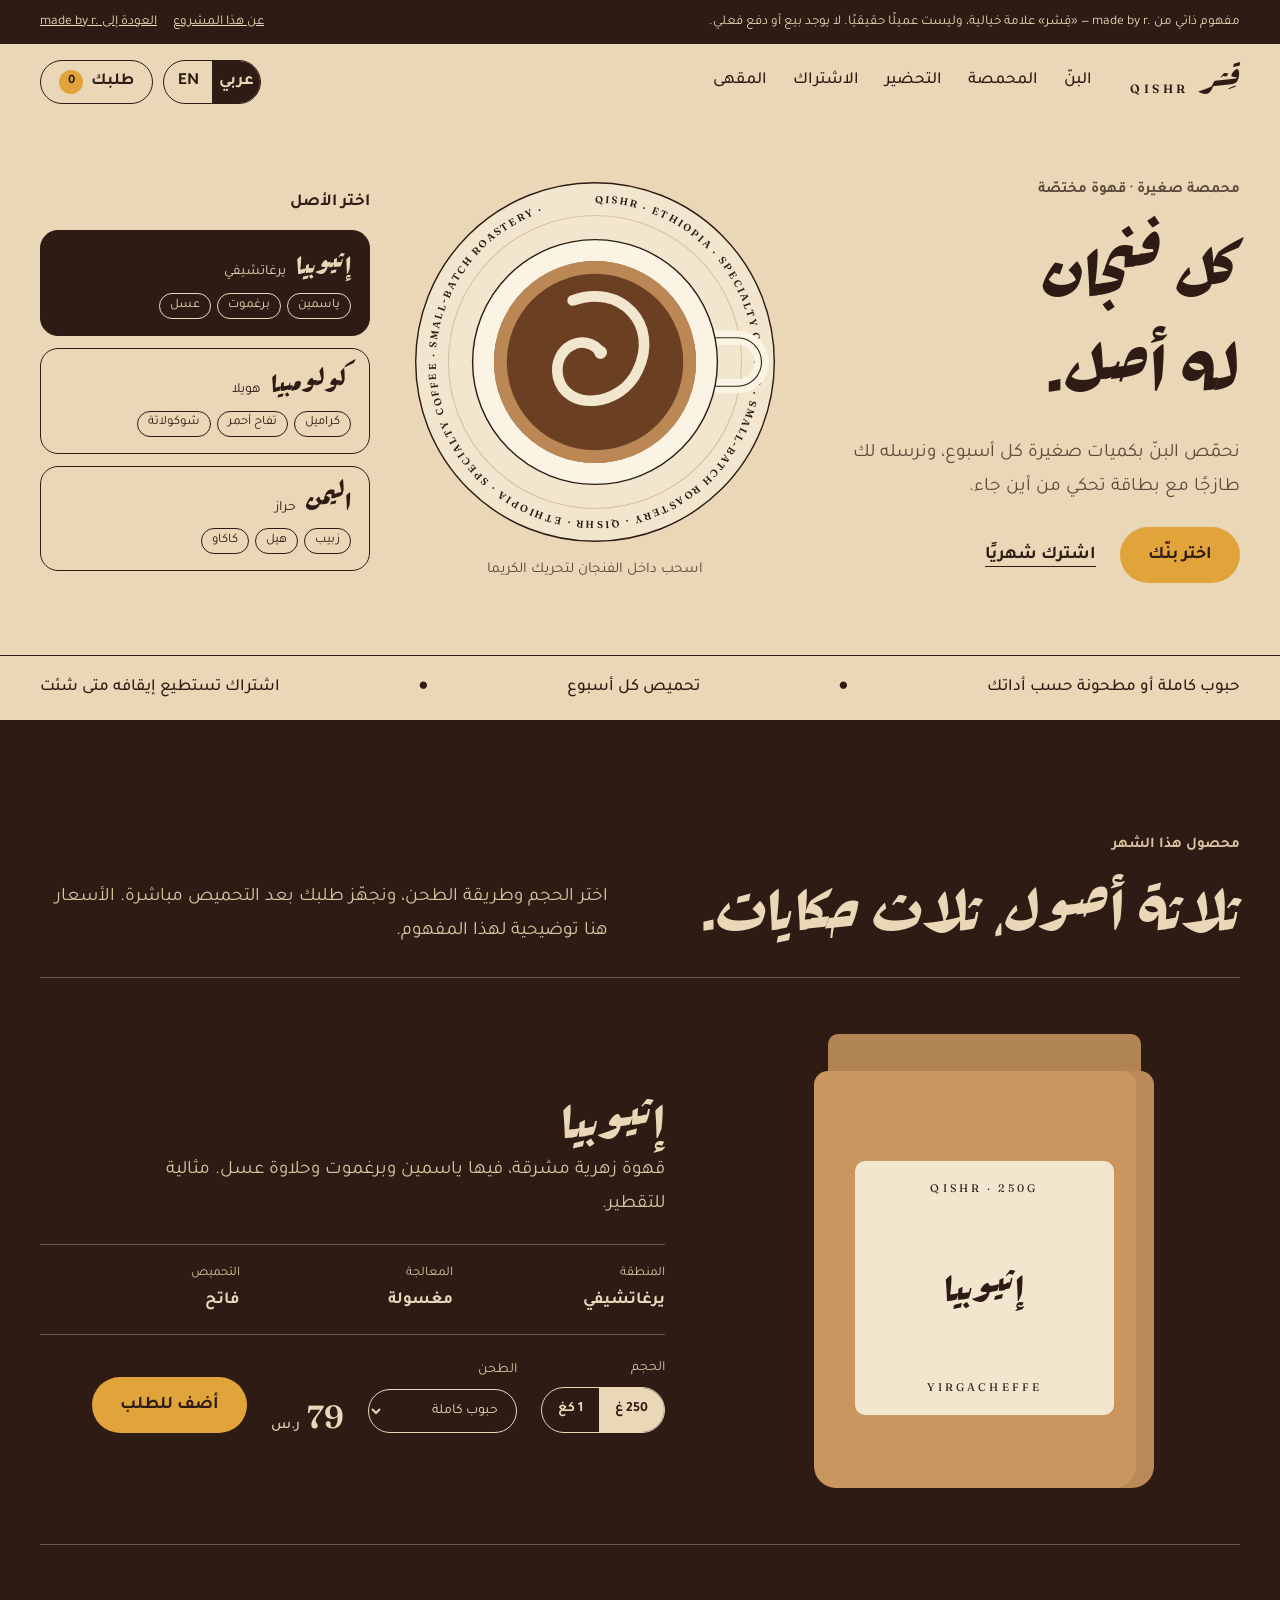
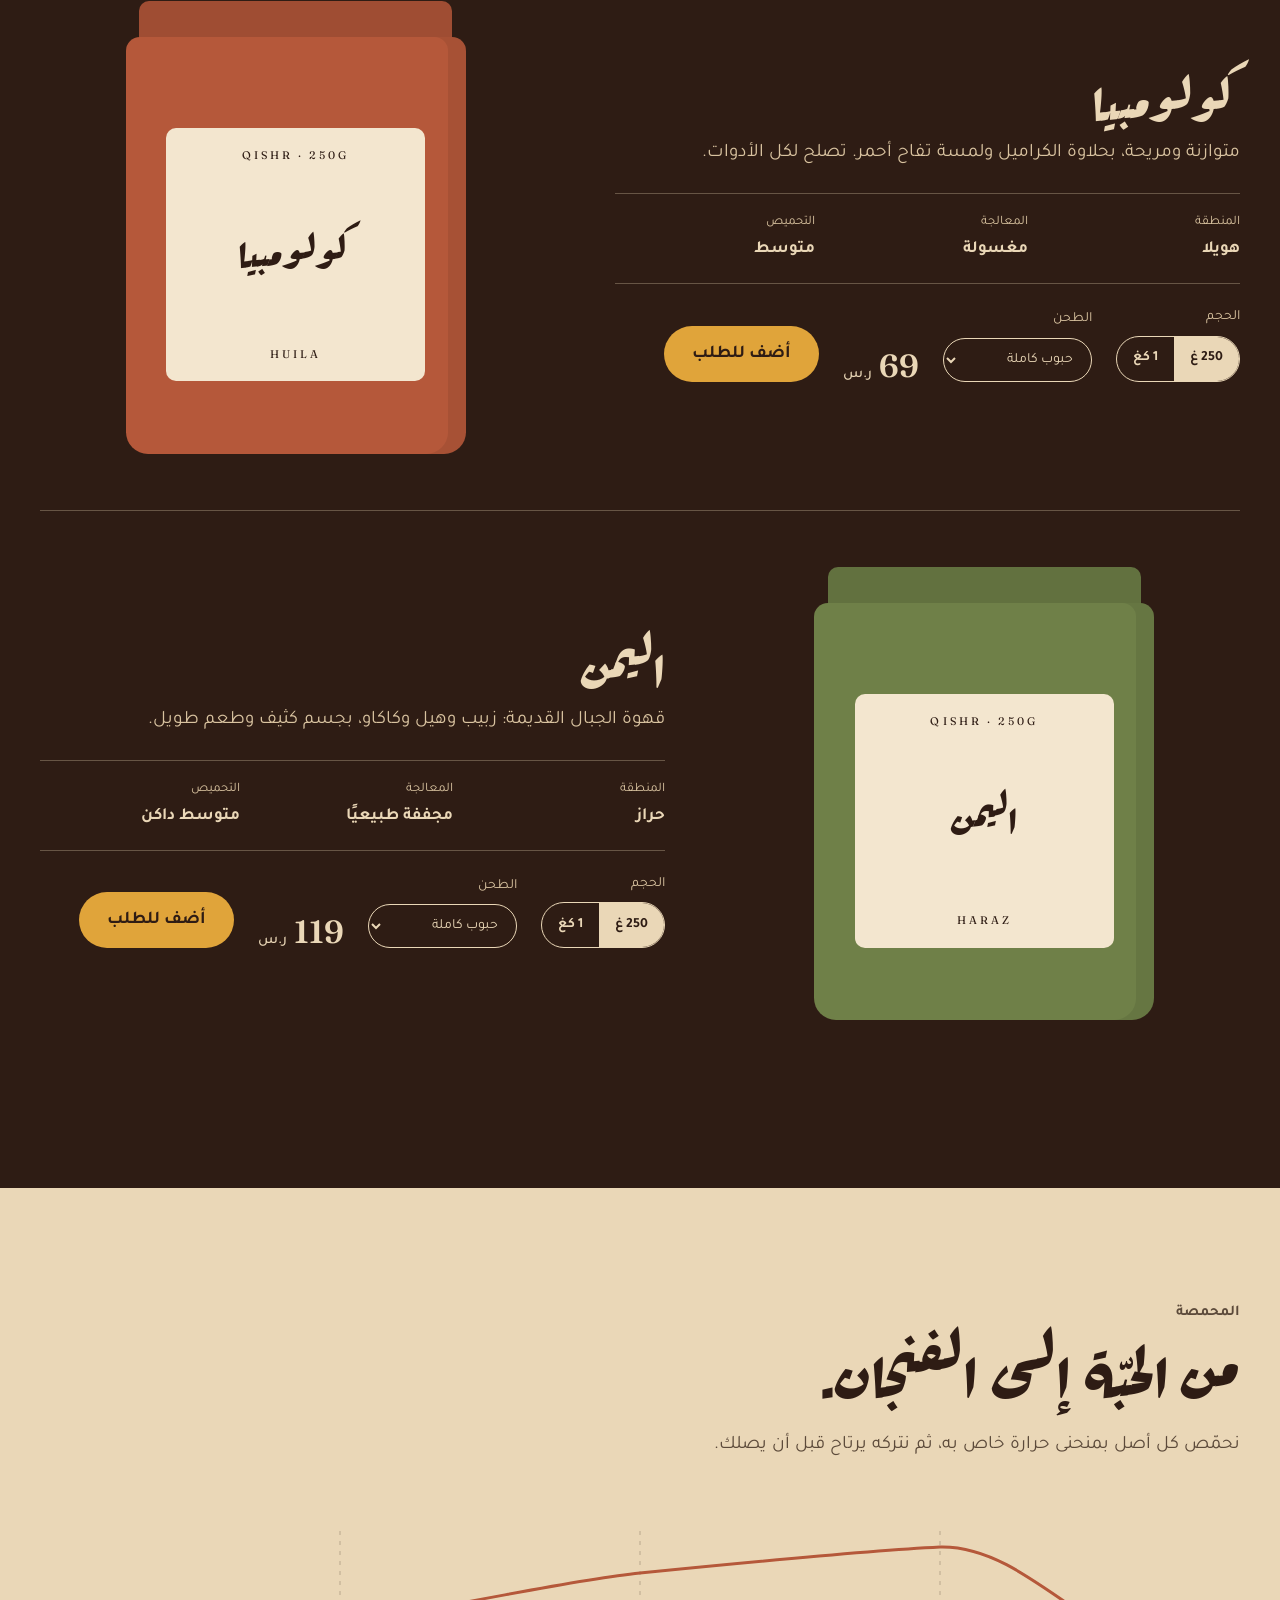
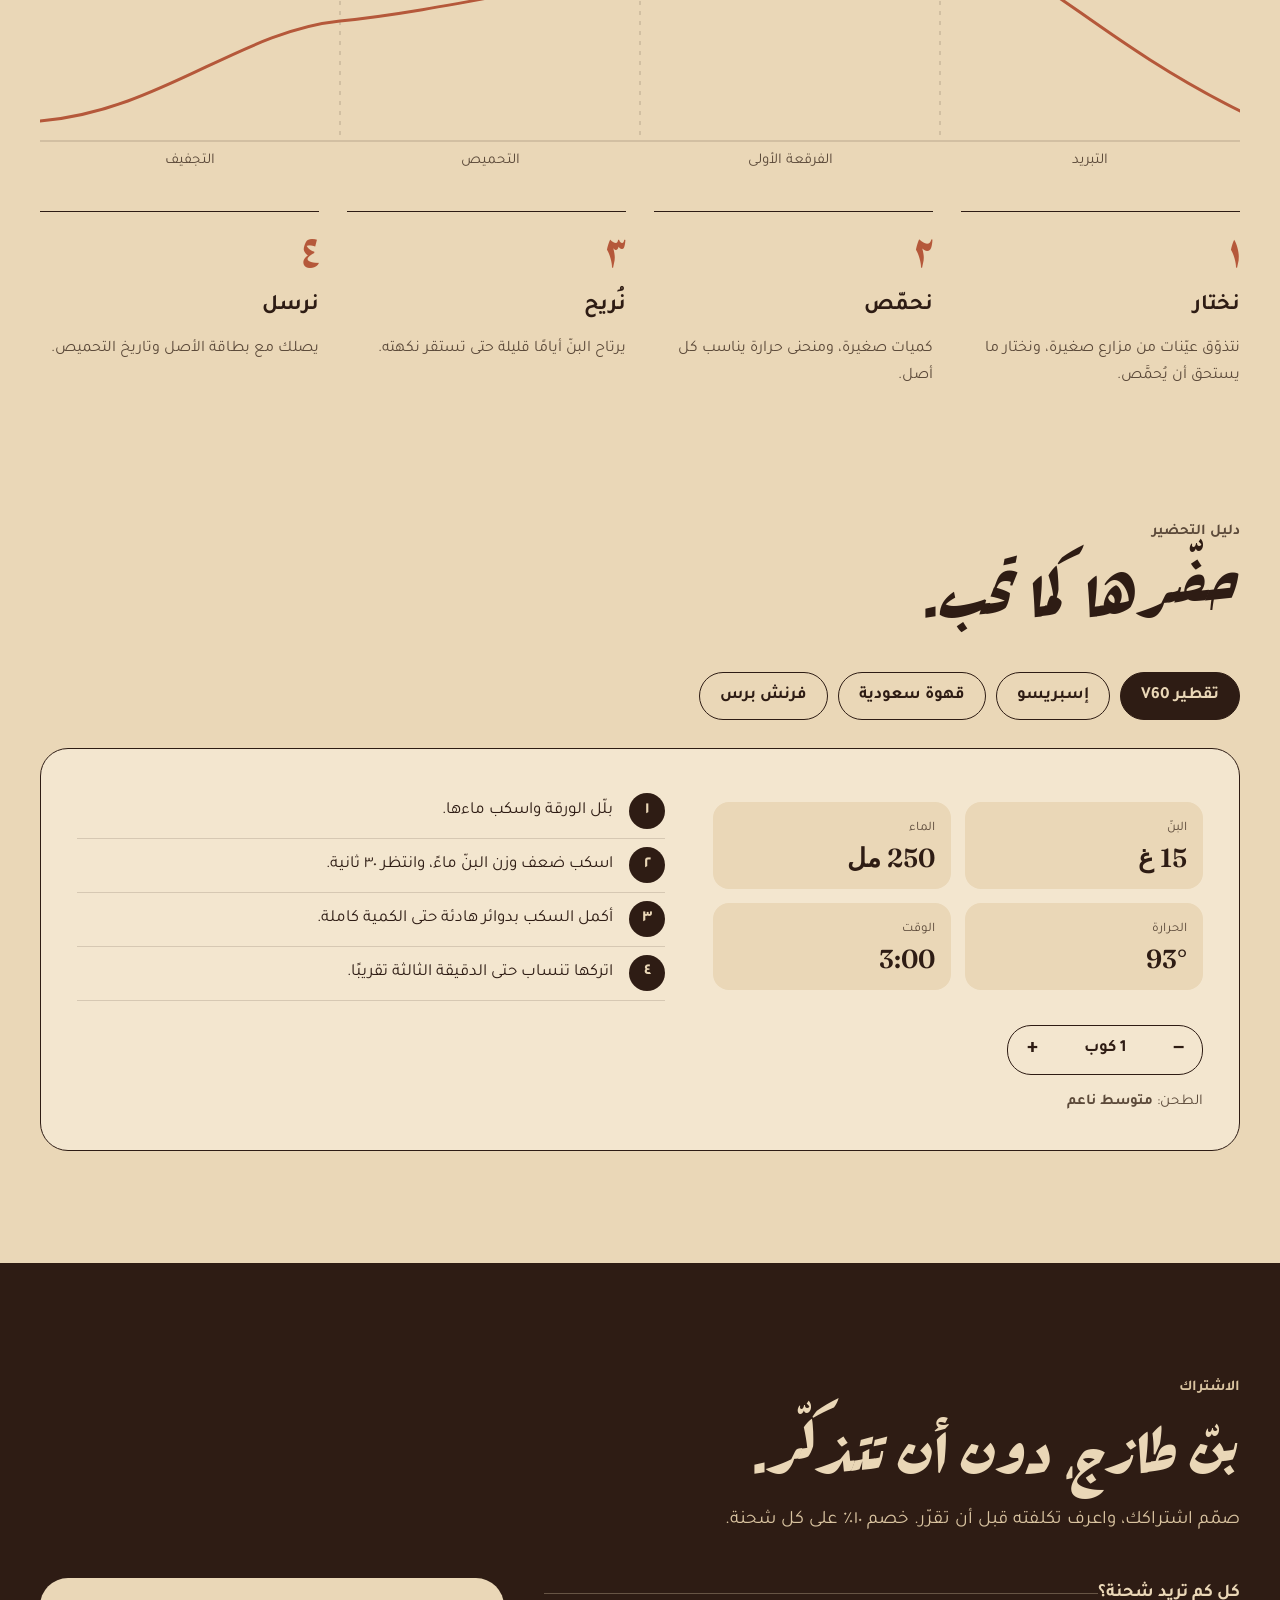
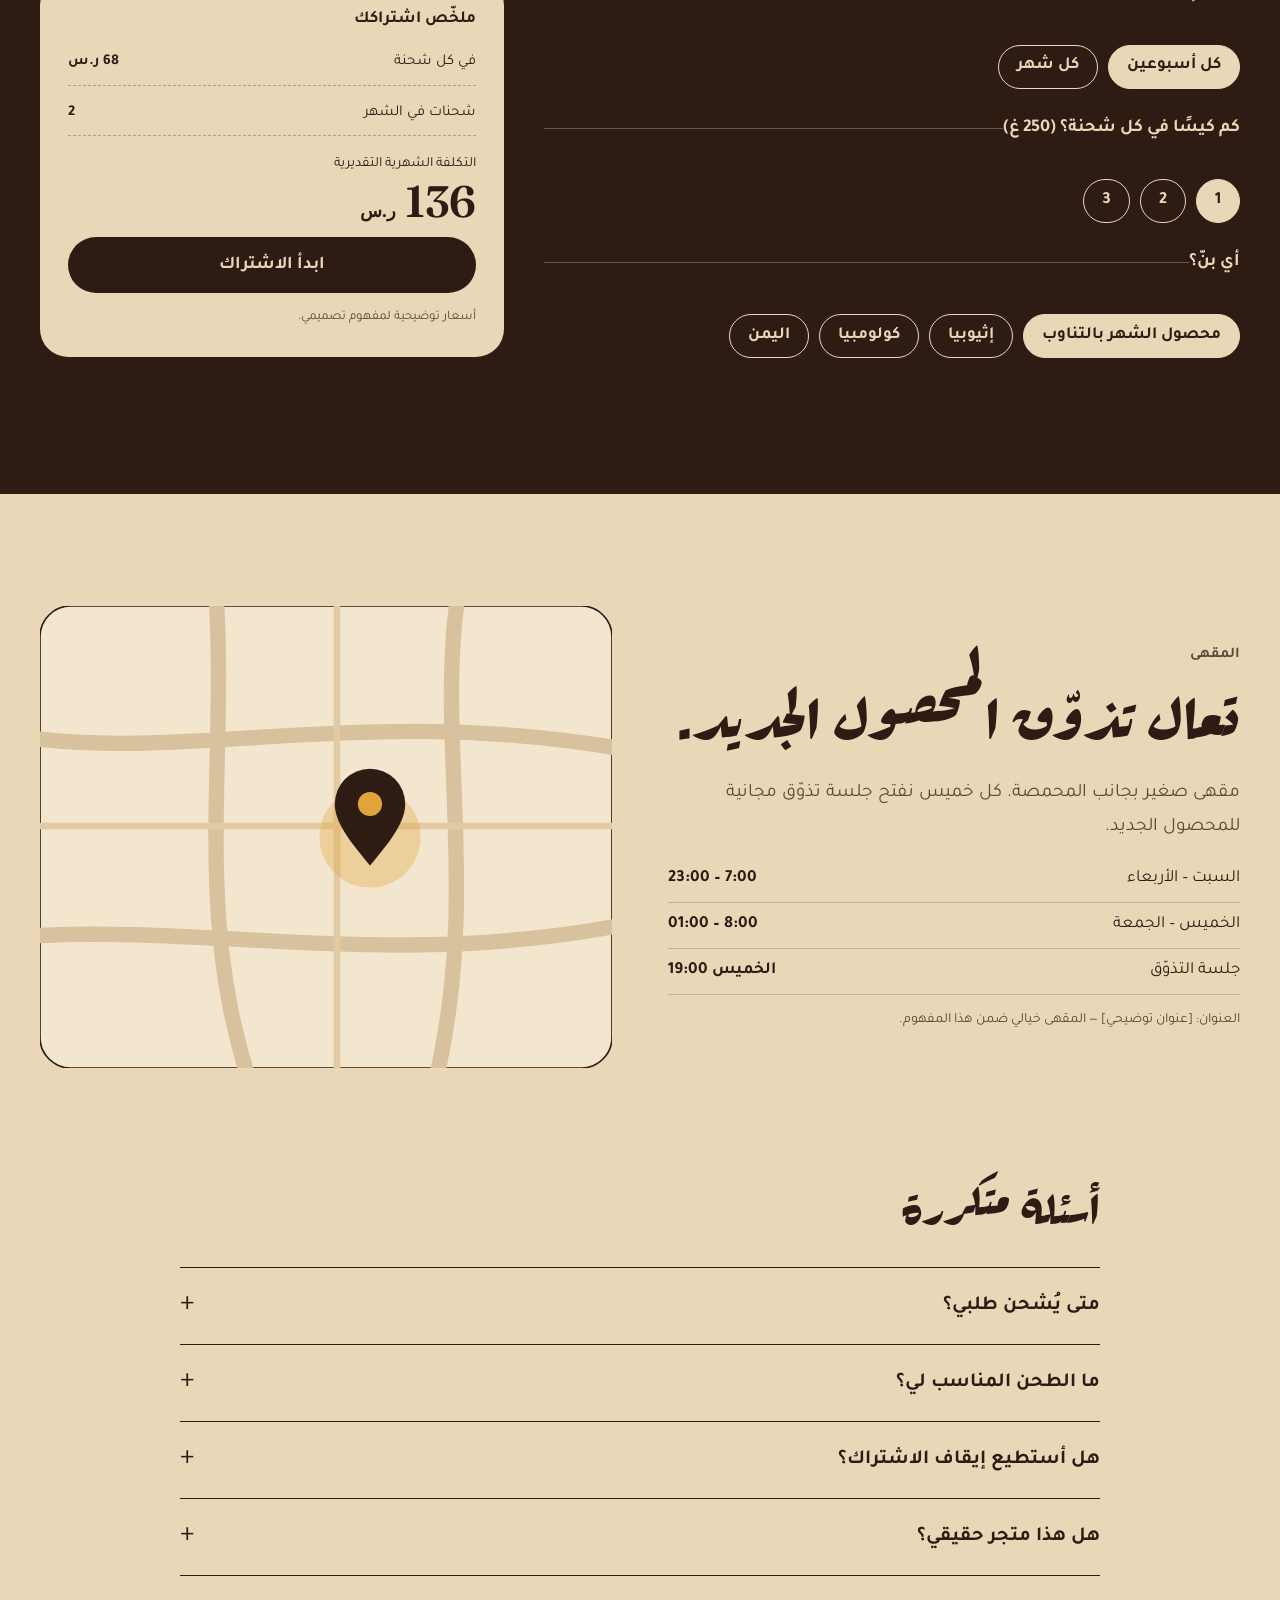
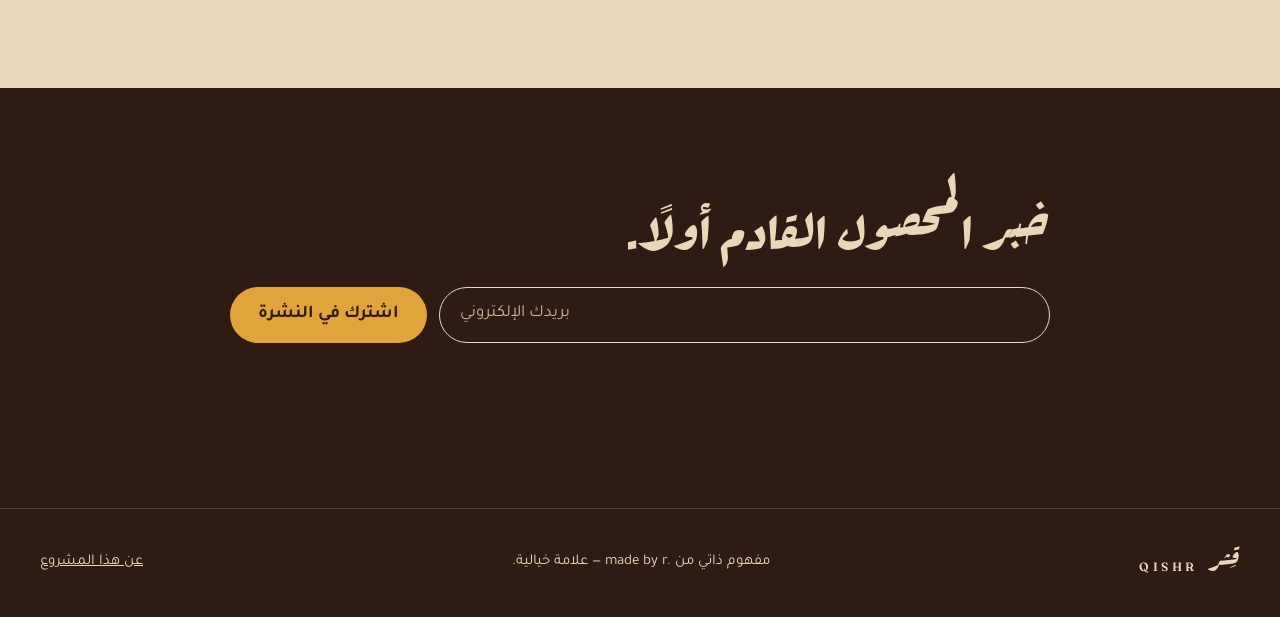
<file: demo/qishr/index.html>
<!doctype html>
<html lang="ar" dir="rtl">
<head>
<meta charset="utf-8">
<link rel="icon" href="data:image/svg+xml,%3Csvg xmlns='http://www.w3.org/2000/svg' viewBox='0 0 32 32'%3E%3Ccircle cx='16' cy='16' r='14' fill='%232E1C14'/%3E%3Ccircle cx='16' cy='16' r='8' fill='%23E0A43A'/%3E%3C/svg%3E">
<meta name="viewport" content="width=device-width, initial-scale=1">
<title>قِشر — محمصة قهوة مختصّة (مفهوم)</title>
<meta name="description" content="قِشر: محمصة صغيرة لقهوة مختصّة. مفهوم تصميمي ذاتي من made by r.&lrm; — علامة خيالية.">
<meta name="theme-color" content="#EAD7B7">
<link rel="preconnect" href="https://fonts.googleapis.com"><link rel="preconnect" href="https://fonts.gstatic.com" crossorigin>
<link rel="stylesheet" href="https://fonts.googleapis.com/css2?family=Rakkas&family=Tajawal:wght@400;500;700&family=Fraunces:wght@500;600&display=swap">
<link rel="stylesheet" href="style.css">
</head>
<body>
<a class="skip" href="#main" data-i18n="skip">انتقل إلى المحتوى</a>
<div class="ribbon"><div class="w"><span data-i18n="ribbon">مفهوم ذاتي من made by r.&lrm; — «قِشر» علامة خيالية، وليست عميلًا حقيقيًا. لا يوجد بيع أو دفع فعلي.</span><span style="display:flex;gap:16px"><a href="../../work/qishr/index.html" data-i18n="about">عن هذا المشروع</a><a href="../../index.html#collection" data-i18n="backMbr">العودة إلى made by r.&lrm;</a></span></div></div>
<header class="hd" id="hd">
<div class="w">
<a class="logo" href="#main" aria-label="قِشر"><b>قِشر</b><i>QISHR</i></a>
<nav class="nav" data-i18n-attr="aria-label:navL" aria-label="التنقل"><a href="#beans" data-i18n="nBeans">البنّ</a><a href="#process" data-i18n="nRoast">المحمصة</a><a href="#brew" data-i18n="nBrew">التحضير</a><a href="#subscribe" data-i18n="nSub">الاشتراك</a><a href="#cafe" data-i18n="nCafe">المقهى</a></nav>
<div class="hd-end">
<div class="lang" role="group" aria-label="اللغة / Language"><button type="button" data-set-lang="ar" lang="ar" aria-pressed="true">عربي</button><button type="button" data-set-lang="en" lang="en" aria-pressed="false">EN</button></div>
<button type="button" class="pill" id="openBag" aria-controls="bag"><span class="lbl" data-i18n="order">طلبك</span><span class="count" id="count">0</span></button>
<button type="button" class="pill menu-btn" id="openMenu" aria-expanded="false" aria-controls="mnav" data-i18n-attr="aria-label:menu" aria-label="القائمة"><svg viewBox="0 0 24 24" width="22" height="22" aria-hidden="true"><path d="M3 7h18M3 12h18M3 17h12" fill="none" stroke="currentColor" stroke-width="2" stroke-linecap="round"/></svg></button>
</div>
</div>
</header>
<nav class="mnav" id="mnav" hidden data-i18n-attr="aria-label:menu" aria-label="القائمة">
<div style="display:flex;align-items:center;justify-content:space-between;min-height:56px"><span class="logo"><b style="color:var(--crema)">قِشر</b></span><button type="button" class="pill" id="closeMenu" style="border-color:var(--crema)" data-i18n-attr="aria-label:close" aria-label="إغلاق"><svg viewBox="0 0 24 24" width="22" height="22" aria-hidden="true"><path d="M6 6l12 12M18 6L6 18" fill="none" stroke="currentColor" stroke-width="2" stroke-linecap="round"/></svg></button></div>
<a href="#beans" data-i18n="nBeans">البنّ</a><a href="#process" data-i18n="nRoast">المحمصة</a><a href="#brew" data-i18n="nBrew">التحضير</a><a href="#subscribe" data-i18n="nSub">الاشتراك</a><a href="#cafe" data-i18n="nCafe">المقهى</a>
<div class="lang" role="group" aria-label="اللغة / Language" style="border-color:var(--crema);align-self:flex-start;margin-top:20px"><button type="button" data-set-lang="ar" lang="ar" aria-pressed="true" style="color:inherit">عربي</button><button type="button" data-set-lang="en" lang="en" aria-pressed="false" style="color:inherit">EN</button></div>
</nav>

<main id="main">
<section class="w hero" aria-labelledby="h1">
<div class="txt" style="display:flex;flex-direction:column;align-items:flex-start;gap:22px">
<p class="eyebrow" data-i18n="heroEy">محمصة صغيرة · قهوة مختصّة</p>
<h1 id="h1" data-i18n="h1" data-i18n-html="">كل فنجان<br>له أصل.</h1>
<p class="lead" data-i18n="heroP">نحمّص البنّ بكميات صغيرة كل أسبوع، ونرسله لك طازجًا مع بطاقة تحكي من أين جاء.</p>
<div style="display:flex;flex-wrap:wrap;align-items:center;gap:12px 24px"><a class="btn" href="#beans" data-i18n="heroCta">اختر بنّك</a><a class="lnk" href="#subscribe" data-i18n="heroSub">اشترك شهريًا</a></div>
</div>
<div class="cupwrap">
<svg class="cup" id="cup" viewBox="-260 -260 520 520" role="img" data-i18n-attr="aria-label:cupLabel" aria-label="فنجان قهوة من الأعلى. اسحب داخل الفنجان لتحريك الكريما.">
<defs><path id="rim" d="M 0 -224 A 224 224 0 1 1 -0.01 -224"/></defs>
<circle r="252" fill="#F3E6CF" stroke="#2E1C14" stroke-width="2"/>
<circle r="206" fill="none" stroke="#D8C29E" stroke-width="1.5"/>
<text font-family="Fraunces, serif" font-weight="600" font-size="14" letter-spacing="3" fill="#2E1C14" direction="ltr" style="direction:ltr;unicode-bidi:isolate"><textPath href="#rim" id="rimText">QISHR · ETHIOPIA · SPECIALTY COFFEE · SMALL-BATCH ROASTERY · QISHR · ETHIOPIA · SPECIALTY COFFEE · SMALL-BATCH ROASTERY ·</textPath></text>
<rect x="138" y="-34" width="96" height="68" rx="34" fill="none" stroke="#FBF3E4" stroke-width="20"/>
<rect x="138" y="-34" width="96" height="68" rx="34" fill="none" stroke="#2E1C14" stroke-width="1.5"/>
<circle r="172" fill="#FBF3E4" stroke="#2E1C14" stroke-width="2"/>
<circle class="coffee" id="coffee" r="142" fill="#6B3F22"/>
<circle class="coffee" id="crema" r="133" fill="none" stroke="#C9965F" stroke-width="18" opacity=".85"/>
<g class="swirl" id="swirl" style="transform:rotate(-20deg)"><path d="M0 -92 C 72 -92, 104 -18, 52 32 C 12 72, -62 52, -56 2 C -50 -40, 2 -46, 12 -10" fill="none" stroke="#F3E6CF" stroke-width="15" stroke-linecap="round"/><circle cx="12" cy="-10" r="9" fill="#F3E6CF"/></g>
</svg>
<span style="font-size:15px;color:var(--soft)" data-i18n="stir">اسحب داخل الفنجان لتحريك الكريما</span>
</div>
<div class="origins" role="group" data-i18n-attr="aria-label:chooseOrigin" aria-label="اختر الأصل">
<span style="font-weight:700" data-i18n="chooseOrigin">اختر الأصل</span>
<button type="button" class="origin" data-o="0" aria-pressed="true"><span style="display:flex;align-items:baseline;justify-content:space-between;gap:10px"><span class="nm" data-i18n="o0">إثيوبيا</span><span style="font-size:14px" data-i18n="o0r">يرغاتشيفي</span></span><span style="display:flex;flex-wrap:wrap;gap:6px"><span class="note" data-i18n="n01">ياسمين</span><span class="note" data-i18n="n02">برغموت</span><span class="note" data-i18n="n03">عسل</span></span></button>
<button type="button" class="origin" data-o="1" aria-pressed="false"><span style="display:flex;align-items:baseline;justify-content:space-between;gap:10px"><span class="nm" data-i18n="o1">كولومبيا</span><span style="font-size:14px" data-i18n="o1r">هويلا</span></span><span style="display:flex;flex-wrap:wrap;gap:6px"><span class="note" data-i18n="n11">كراميل</span><span class="note" data-i18n="n12">تفاح أحمر</span><span class="note" data-i18n="n13">شوكولاتة</span></span></button>
<button type="button" class="origin" data-o="2" aria-pressed="false"><span style="display:flex;align-items:baseline;justify-content:space-between;gap:10px"><span class="nm" data-i18n="o2">اليمن</span><span style="font-size:14px" data-i18n="o2r">حراز</span></span><span style="display:flex;flex-wrap:wrap;gap:6px"><span class="note" data-i18n="n21">زبيب</span><span class="note" data-i18n="n22">هيل</span><span class="note" data-i18n="n23">كاكاو</span></span></button>
</div>
</section>
<div class="strip"><div class="w"><span data-i18n="f1">حبوب كاملة أو مطحونة حسب أداتك</span><span aria-hidden="true">●</span><span data-i18n="f2">تحميص كل أسبوع</span><span aria-hidden="true">●</span><span data-i18n="f3">اشتراك تستطيع إيقافه متى شئت</span></div></div>

<section id="beans" class="dark sec" aria-labelledby="beans-h">
<div class="w">
<div style="display:grid;grid-template-columns:repeat(auto-fit,minmax(min(440px,100%),1fr));gap:20px 64px;align-items:end;margin-bottom:28px">
<div style="display:flex;flex-direction:column;gap:12px"><p class="eyebrow" data-i18n="bEy">محصول هذا الشهر</p><h2 class="h2" id="beans-h" data-i18n="bH">ثلاثة أصول، ثلاث حكايات.</h2></div>
<p class="lead" data-i18n="bP">اختر الحجم وطريقة الطحن، ونجهّز طلبك بعد التحميص مباشرة. الأسعار هنا توضيحية لهذا المفهوم.</p>
</div>
<div id="beanList">
<article class="bean" data-bean="0" data-p250="79" data-p1000="279">
<div class="bag" aria-hidden="true"><span class="fold" style="background:#C9965F"></span><span class="body" style="background:#C9965F"></span><span class="lab"><span>QISHR · 250G</span><b>إثيوبيا</b><span>YIRGACHEFFE</span></span></div>
<div>
<h3 data-i18n="o0">إثيوبيا</h3>
<p class="lead" style="color:#D9C3A0" data-i18n="b0p">قهوة زهرية مشرقة، فيها ياسمين وبرغموت وحلاوة عسل. مثالية للتقطير.</p>
<dl class="facts"><div><dt data-i18n="region">المنطقة</dt><dd data-i18n="o0r">يرغاتشيفي</dd></div><div><dt data-i18n="process">المعالجة</dt><dd data-i18n="washed">مغسولة</dd></div><div><dt data-i18n="roastL">التحميص</dt><dd data-i18n="light">فاتح</dd></div></dl>
<div class="opts">
<div class="sel"><span data-i18n="size">الحجم</span><div class="seg" role="group" data-i18n-attr="aria-label:size" aria-label="الحجم"><button type="button" data-size="250" aria-pressed="true" data-i18n="g250">250 غ</button><button type="button" data-size="1000" aria-pressed="false" data-i18n="g1000">1 كغ</button></div></div>
<label class="sel"><span data-i18n="grind">الطحن</span><select data-grind><option value="whole" data-i18n="gWhole">حبوب كاملة</option><option value="filter" data-i18n="gFilter">للتقطير</option><option value="espresso" data-i18n="gEsp">للإسبريسو</option><option value="saudi" data-i18n="gSaudi">للقهوة السعودية</option></select></label>
<span class="price"><span data-price>79</span> <small data-i18n="sar">ر.س</small></span>
<button type="button" class="btn" data-add data-i18n="add">أضف للطلب</button>
</div>
</div>
</article>
<article class="bean" data-bean="1" data-p250="69" data-p1000="239">
<div class="bag" aria-hidden="true"><span class="fold" style="background:#B5583A"></span><span class="body" style="background:#B5583A"></span><span class="lab"><span>QISHR · 250G</span><b>كولومبيا</b><span>HUILA</span></span></div>
<div>
<h3 data-i18n="o1">كولومبيا</h3>
<p class="lead" style="color:#D9C3A0" data-i18n="b1p">متوازنة ومريحة، بحلاوة الكراميل ولمسة تفاح أحمر. تصلح لكل الأدوات.</p>
<dl class="facts"><div><dt data-i18n="region">المنطقة</dt><dd data-i18n="o1r">هويلا</dd></div><div><dt data-i18n="process">المعالجة</dt><dd data-i18n="washed">مغسولة</dd></div><div><dt data-i18n="roastL">التحميص</dt><dd data-i18n="medium">متوسط</dd></div></dl>
<div class="opts">
<div class="sel"><span data-i18n="size">الحجم</span><div class="seg" role="group" data-i18n-attr="aria-label:size" aria-label="الحجم"><button type="button" data-size="250" aria-pressed="true" data-i18n="g250">250 غ</button><button type="button" data-size="1000" aria-pressed="false" data-i18n="g1000">1 كغ</button></div></div>
<label class="sel"><span data-i18n="grind">الطحن</span><select data-grind><option value="whole" data-i18n="gWhole">حبوب كاملة</option><option value="filter" data-i18n="gFilter">للتقطير</option><option value="espresso" data-i18n="gEsp">للإسبريسو</option><option value="saudi" data-i18n="gSaudi">للقهوة السعودية</option></select></label>
<span class="price"><span data-price>69</span> <small data-i18n="sar">ر.س</small></span>
<button type="button" class="btn" data-add data-i18n="add">أضف للطلب</button>
</div>
</div>
</article>
<article class="bean" data-bean="2" data-p250="119" data-p1000="429">
<div class="bag" aria-hidden="true"><span class="fold" style="background:#6F8048"></span><span class="body" style="background:#6F8048"></span><span class="lab"><span>QISHR · 250G</span><b>اليمن</b><span>HARAZ</span></span></div>
<div>
<h3 data-i18n="o2">اليمن</h3>
<p class="lead" style="color:#D9C3A0" data-i18n="b2p">قهوة الجبال القديمة: زبيب وهيل وكاكاو، بجسم كثيف وطعم طويل.</p>
<dl class="facts"><div><dt data-i18n="region">المنطقة</dt><dd data-i18n="o2r">حراز</dd></div><div><dt data-i18n="process">المعالجة</dt><dd data-i18n="natural">مجففة طبيعيًا</dd></div><div><dt data-i18n="roastL">التحميص</dt><dd data-i18n="medDark">متوسط داكن</dd></div></dl>
<div class="opts">
<div class="sel"><span data-i18n="size">الحجم</span><div class="seg" role="group" data-i18n-attr="aria-label:size" aria-label="الحجم"><button type="button" data-size="250" aria-pressed="true" data-i18n="g250">250 غ</button><button type="button" data-size="1000" aria-pressed="false" data-i18n="g1000">1 كغ</button></div></div>
<label class="sel"><span data-i18n="grind">الطحن</span><select data-grind><option value="whole" data-i18n="gWhole">حبوب كاملة</option><option value="filter" data-i18n="gFilter">للتقطير</option><option value="espresso" data-i18n="gEsp">للإسبريسو</option><option value="saudi" data-i18n="gSaudi">للقهوة السعودية</option></select></label>
<span class="price"><span data-price>119</span> <small data-i18n="sar">ر.س</small></span>
<button type="button" class="btn" data-add data-i18n="add">أضف للطلب</button>
</div>
</div>
</article>
</div>
</div>
</section>

<section id="process" class="sec" aria-labelledby="pr-h">
<div class="w">
<div style="display:flex;flex-direction:column;gap:12px;max-width:820px"><p class="eyebrow" data-i18n="pEy">المحمصة</p><h2 class="h2" id="pr-h" data-i18n="pH">من الحبّة إلى الفنجان.</h2><p class="lead" data-i18n="pP">نحمّص كل أصل بمنحنى حرارة خاص به، ثم نتركه يرتاح قبل أن يصلك.</p></div>
<svg class="curve" id="curve" viewBox="0 0 1200 260" role="img" data-i18n-attr="aria-label:curveLabel" aria-label="رسم توضيحي لمنحنى التحميص عبر أربع مراحل"><g stroke="#2E1C14" stroke-opacity=".25" stroke-width="1"><path d="M0 230 H1200"/><path d="M300 20 V230 M600 20 V230 M900 20 V230" stroke-dasharray="4 6"/></g><path class="ln" d="M0 210 C 120 200, 200 120, 300 110 S 520 70, 600 62 S 820 40, 900 36 C 980 34, 1040 120, 1200 200"/><g font-family="Tajawal, sans-serif" font-size="15" fill="#5C4A3A"><text x="150" y="252" text-anchor="middle" data-i18n="ph1">التجفيف</text><text x="450" y="252" text-anchor="middle" data-i18n="ph2">التحميص</text><text x="750" y="252" text-anchor="middle" data-i18n="ph3">الفرقعة الأولى</text><text x="1050" y="252" text-anchor="middle" data-i18n="ph4">التبريد</text></g></svg>
<ol class="steps" style="padding:0">
<li><b>١</b><h3 data-i18n="s1h">نختار</h3><p data-i18n="s1p">نتذوّق عيّنات من مزارع صغيرة، ونختار ما يستحق أن يُحمَّص.</p></li>
<li><b>٢</b><h3 data-i18n="s2h">نحمّص</h3><p data-i18n="s2p">كميات صغيرة، ومنحنى حرارة يناسب كل أصل.</p></li>
<li><b>٣</b><h3 data-i18n="s3h">نُريح</h3><p data-i18n="s3p">يرتاح البنّ أيامًا قليلة حتى تستقر نكهته.</p></li>
<li><b>٤</b><h3 data-i18n="s4h">نرسل</h3><p data-i18n="s4p">يصلك مع بطاقة الأصل وتاريخ التحميص.</p></li>
</ol>
</div>
</section>

<section id="brew" class="sec" style="padding-top:0" aria-labelledby="br-h">
<div class="w">
<div style="display:flex;flex-direction:column;gap:12px;max-width:820px"><p class="eyebrow" data-i18n="brEy">دليل التحضير</p><h2 class="h2" id="br-h" data-i18n="brH">حضّرها كما تحب.</h2></div>
<div class="tabs" role="tablist" data-i18n-attr="aria-label:brEy" aria-label="دليل التحضير">
<button type="button" class="tab" role="tab" id="t-v60" aria-selected="true" aria-controls="brewPanel" data-m="v60" data-i18n="mV60">تقطير V60</button>
<button type="button" class="tab" role="tab" id="t-esp" aria-selected="false" aria-controls="brewPanel" data-m="esp" tabindex="-1" data-i18n="mEsp">إسبريسو</button>
<button type="button" class="tab" role="tab" id="t-saudi" aria-selected="false" aria-controls="brewPanel" data-m="saudi" tabindex="-1" data-i18n="mSaudi">قهوة سعودية</button>
<button type="button" class="tab" role="tab" id="t-press" aria-selected="false" aria-controls="brewPanel" data-m="press" tabindex="-1" data-i18n="mPress">فرنش برس</button>
</div>
<div class="brew" id="brewPanel" role="tabpanel" aria-labelledby="t-v60">
<div>
<dl class="stat"><div><dt data-i18n="kCoffee">البنّ</dt><dd id="bCoffee">15 غ</dd></div><div><dt data-i18n="kWater">الماء</dt><dd id="bWater">250 مل</dd></div><div><dt data-i18n="kTemp">الحرارة</dt><dd id="bTemp">93°</dd></div><div><dt data-i18n="kTime">الوقت</dt><dd id="bTime">3:00</dd></div></dl>
<div class="stepper" role="group" data-i18n-attr="aria-label:cupsL" aria-label="عدد الأكواب"><button type="button" id="cupsMinus" data-i18n-attr="aria-label:less" aria-label="أقل">−</button><output id="cups" aria-live="polite">1</output><button type="button" id="cupsPlus" data-i18n-attr="aria-label:more" aria-label="أكثر">+</button></div>
<p style="margin:14px 0 0;font-size:15px;color:var(--soft)"><span data-i18n="grindFor">الطحن:</span> <b id="bGrind">متوسط ناعم</b></p>
</div>
<ol class="howto" id="bSteps"></ol>
</div>
</div>
</section>

<section id="subscribe" class="dark sec" aria-labelledby="sb-h">
<div class="w">
<div style="display:flex;flex-direction:column;gap:12px;max-width:820px"><p class="eyebrow" data-i18n="sEy">الاشتراك</p><h2 class="h2" id="sb-h" data-i18n="sH">بنّ طازج، دون أن تتذكّر.</h2><p class="lead" data-i18n="sP">صمّم اشتراكك، واعرف تكلفته قبل أن تقرّر. خصم ١٠٪ على كل شحنة.</p></div>
<form class="sub" id="subForm">
<div>
<fieldset class="q"><legend data-i18n="qFreq">كل كم تريد شحنة؟</legend><div class="chips"><label><input type="radio" name="freq" value="2" checked><span data-i18n="every2">كل أسبوعين</span></label><label><input type="radio" name="freq" value="1"><span data-i18n="every1">كل شهر</span></label></div></fieldset>
<fieldset class="q"><legend data-i18n="qBags">كم كيسًا في كل شحنة؟ (250 غ)</legend><div class="chips"><label><input type="radio" name="bags" value="1" checked><span>1</span></label><label><input type="radio" name="bags" value="2"><span>2</span></label><label><input type="radio" name="bags" value="3"><span>3</span></label></div></fieldset>
<fieldset class="q"><legend data-i18n="qWhich">أي بنّ؟</legend><div class="chips"><label><input type="radio" name="which" value="rot" checked><span data-i18n="rotate">محصول الشهر بالتناوب</span></label><label><input type="radio" name="which" value="0"><span data-i18n="o0">إثيوبيا</span></label><label><input type="radio" name="which" value="1"><span data-i18n="o1">كولومبيا</span></label><label><input type="radio" name="which" value="2"><span data-i18n="o2">اليمن</span></label></div></fieldset>
</div>
<aside class="sum" aria-live="polite">
<span style="font-weight:700" data-i18n="sumH">ملخّص اشتراكك</span>
<div class="row"><span data-i18n="perShip">في كل شحنة</span><b id="sumShip">—</b></div>
<div class="row"><span data-i18n="perMonth">شحنات في الشهر</span><b id="sumCount">—</b></div>
<div><span style="font-size:14px" data-i18n="monthly">التكلفة الشهرية التقديرية</span><div class="big"><span id="sumTotal">—</span> <small style="font-size:18px" data-i18n="sar">ر.س</small></div></div>
<button type="submit" class="btn dk" data-i18n="startSub">ابدأ الاشتراك</button>
<span style="font-size:13px;color:var(--soft)" data-i18n="sumNote">أسعار توضيحية لمفهوم تصميمي.</span>
</aside>
</form>
</div>
</section>

<section id="cafe" class="sec" aria-labelledby="cf-h">
<div class="w cafe">
<div>
<p class="eyebrow" data-i18n="cEy">المقهى</p>
<h2 class="h2" id="cf-h" style="margin-top:12px" data-i18n="cH">تعال تذوّق المحصول الجديد.</h2>
<p class="lead" style="margin-top:18px" data-i18n="cP">مقهى صغير بجانب المحمصة. كل خميس نفتح جلسة تذوّق مجانية للمحصول الجديد.</p>
<dl class="hours"><div><dt data-i18n="days1">السبت – الأربعاء</dt><dd>7:00 – 23:00</dd></div><div><dt data-i18n="days2">الخميس – الجمعة</dt><dd>8:00 – 01:00</dd></div><div><dt data-i18n="tasting">جلسة التذوّق</dt><dd data-i18n="tastingT">الخميس 19:00</dd></div></dl>
<p style="margin:14px 0 0;font-size:14px;color:var(--soft)" data-i18n="addr">العنوان: [عنوان توضيحي] — المقهى خيالي ضمن هذا المفهوم.</p>
</div>
<svg viewBox="0 0 520 420" role="img" data-i18n-attr="aria-label:mapLabel" aria-label="خريطة توضيحية لموقع المقهى" style="width:100%;height:auto"><rect width="520" height="420" rx="28" fill="#F3E6CF" stroke="#2E1C14" stroke-width="1.5"/><g stroke="#D8C29E" stroke-width="14" stroke-linecap="round" fill="none"><path d="M-10 120 C 140 140, 300 90, 530 130"/><path d="M160 -10 C 170 140, 140 280, 190 430"/><path d="M-10 300 C 160 290, 320 330, 530 290"/><path d="M380 -10 C 360 120, 400 260, 360 430"/></g><g stroke="#E2CBA4" stroke-width="6" fill="none"><path d="M-10 200 H530"/><path d="M270 -10 V430"/></g><circle cx="300" cy="210" r="46" fill="#E0A43A" opacity=".35"/><path d="M300 236 C 280 212, 268 196, 268 180 a32 32 0 0 1 64 0 c0 16 -12 32 -32 56z" fill="#2E1C14"/><circle cx="300" cy="180" r="11" fill="#E0A43A"/></svg>
</div>
</section>

<section class="sec" style="padding-top:0" aria-labelledby="fq-h">
<div class="w" style="max-width:1000px">
<h2 class="h2" id="fq-h" style="font-size:clamp(36px,4vw,56px);margin-bottom:28px" data-i18n="fqH">أسئلة متكررة</h2>
<div class="faq">
<details><summary data-i18n="q1">متى يُشحن طلبي؟</summary><p data-i18n="a1">نحمّص في بداية كل أسبوع، ونشحن الطلبات بعد التحميص مباشرة.</p></details>
<details><summary data-i18n="q2">ما الطحن المناسب لي؟</summary><p data-i18n="a2">إن لم تكن متأكدًا، اختر «حبوب كاملة» واطحنها قبل التحضير؛ أو استخدم دليل التحضير أعلاه.</p></details>
<details><summary data-i18n="q3">هل أستطيع إيقاف الاشتراك؟</summary><p data-i18n="a3">نعم، في أي وقت ومن حسابك، دون رسوم.</p></details>
<details><summary data-i18n="q4">هل هذا متجر حقيقي؟</summary><p data-i18n="a4">لا. «قِشر» مفهوم تصميمي من made by r.، والأسعار والمقهى توضيحية، ولا يتم بيع أو دفع فعلي.</p></details>
</div>
</div>
</section>

<section class="dark sec" aria-labelledby="nl-h">
<div class="w" style="max-width:900px">
<h2 class="h2" id="nl-h" style="font-size:clamp(36px,4.4vw,64px)" data-i18n="nlH">خبر المحصول القادم أولًا.</h2>
<form class="news" id="news" novalidate><label class="sr" for="nlMail" data-i18n="email">البريد الإلكتروني</label><input id="nlMail" type="email" autocomplete="email" dir="ltr" data-i18n-attr="placeholder:emailPh" placeholder="بريدك الإلكتروني"><button type="submit" class="btn" data-i18n="join">اشترك في النشرة</button></form>
<p class="msg" id="nlMsg" role="status"></p>
</div>
</section>
</main>
<footer class="ft"><div class="w"><span class="logo"><b style="font-size:28px">قِشر</b><i>QISHR</i></span><span data-i18n="ftNote">مفهوم ذاتي من made by r.&lrm; — علامة خيالية.</span><a href="../../work/qishr/index.html" data-i18n="about">عن هذا المشروع</a></div></footer>

<div class="scrim" id="scrim" hidden></div>
<aside class="drawer" id="bag" role="dialog" aria-modal="true" aria-labelledby="bagH" hidden>
<header><h2 id="bagH" data-i18n="order">طلبك</h2><button type="button" class="x" id="closeBag" data-i18n-attr="aria-label:close" aria-label="إغلاق">✕</button></header>
<ul class="items" id="items"></ul>
<footer>
<div style="display:flex;justify-content:space-between;font-weight:700;font-size:20px"><span data-i18n="subtotal">المجموع</span><span><span id="subtotal">0</span> <span data-i18n="sar">ر.س</span></span></div>
<p class="notice" data-i18n="noCheckout">هذا موقع مفهوم: الدفع غير متاح، ولن يُنفَّذ أي طلب.</p>
<button type="button" class="btn" disabled data-i18n="checkout">إتمام الطلب غير متاح</button>
</footer>
</aside>
<dialog id="dlg"><h2 data-i18n="dlgH">شكرًا لاهتمامك</h2><p data-i18n="dlgP">«قِشر» مفهوم تصميمي، فلا يوجد اشتراك أو دفع حقيقي. صمّمنا هذه الخطوة لتُظهر كيف ستعمل.</p><form method="dialog"><button class="btn dk" data-i18n="ok">حسنًا</button></form></dialog>
<div class="toast" id="toast" role="status" hidden></div>
<script src="i18n.js"></script>
<script src="app.js"></script>
</body>
</html>
</file>
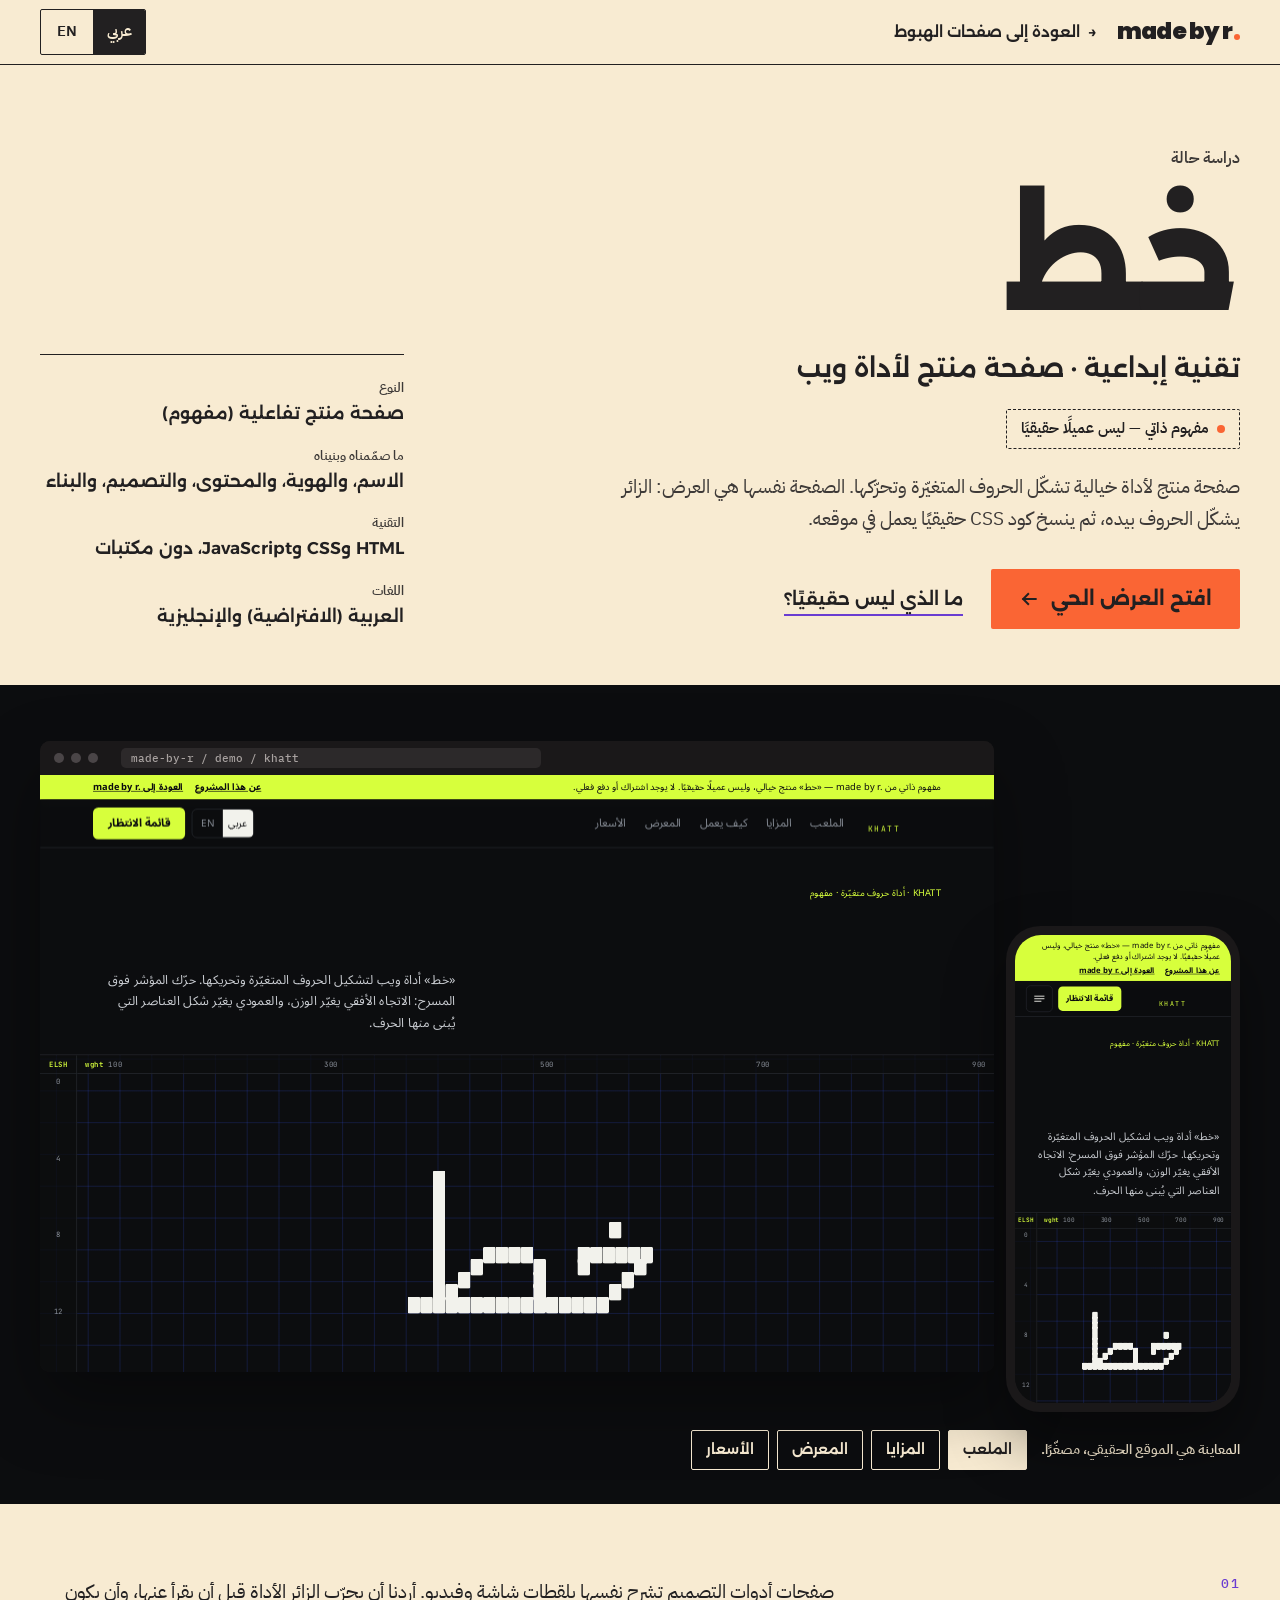
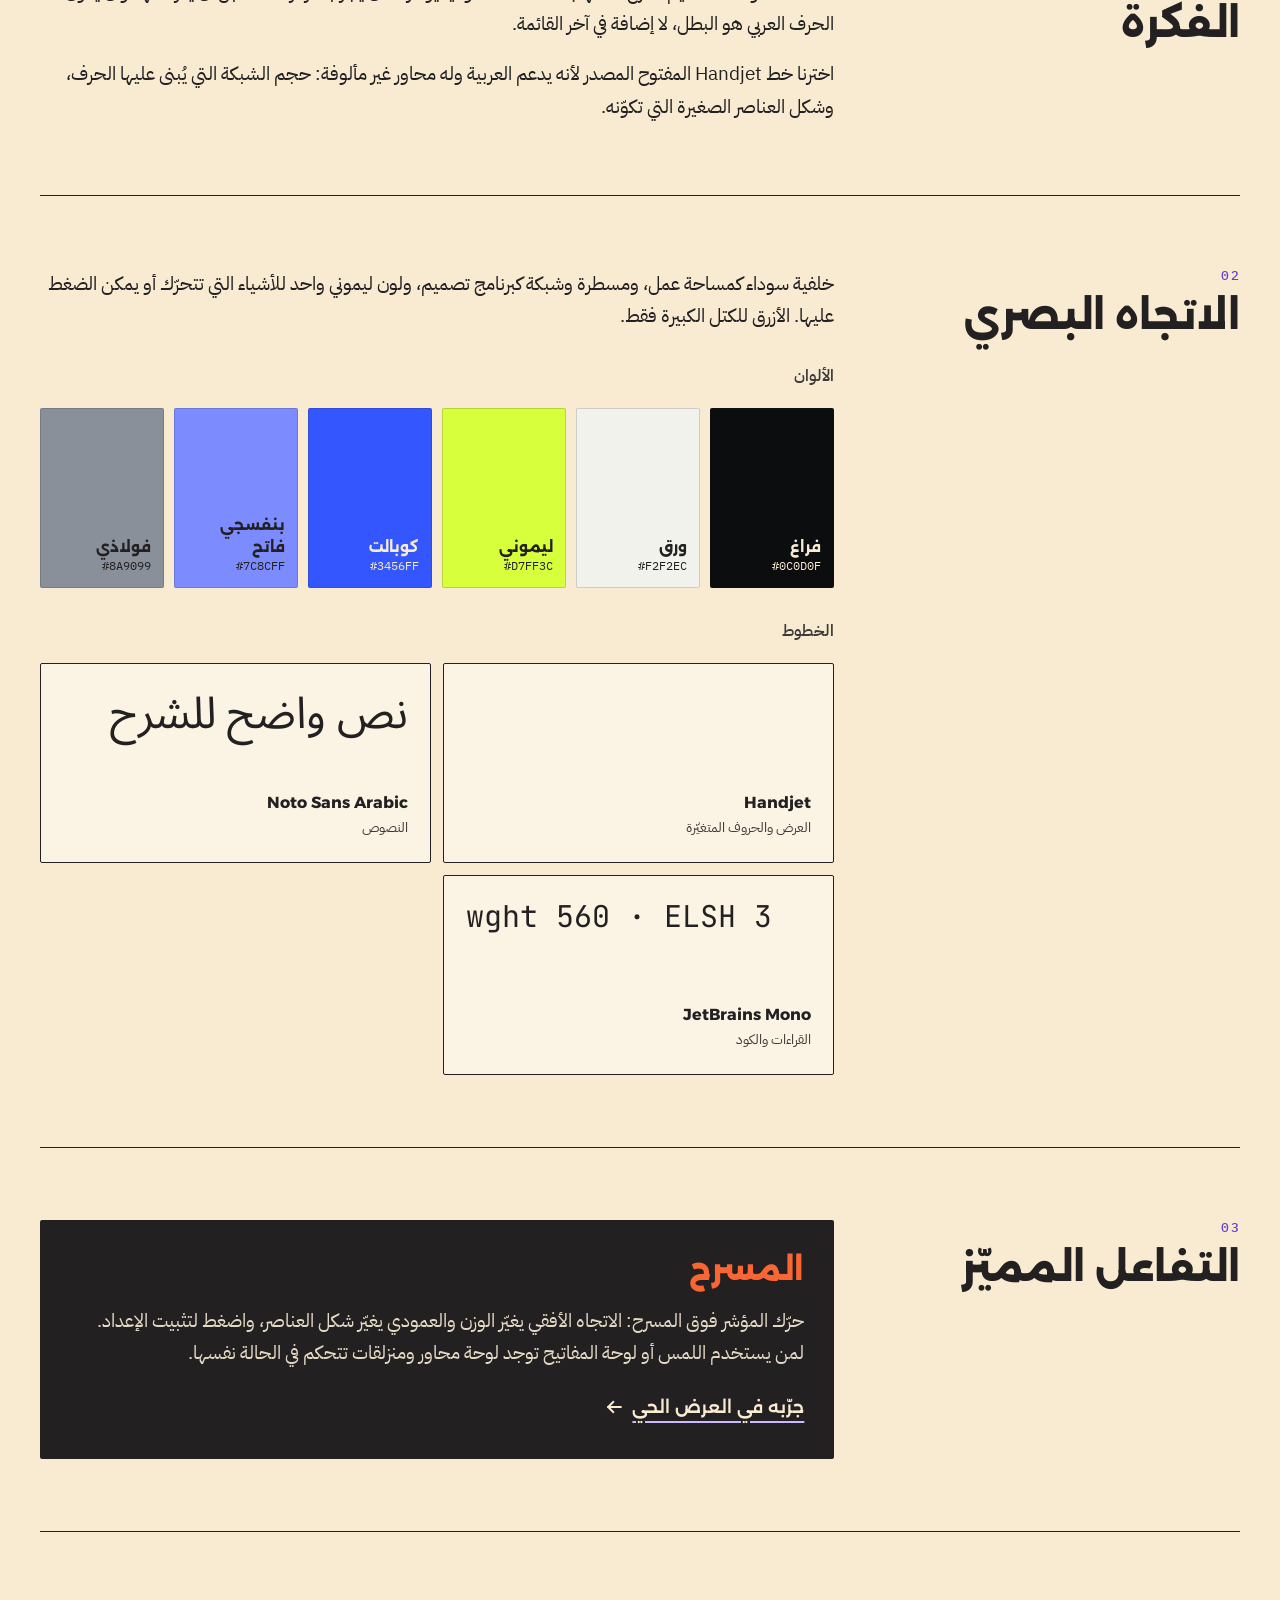
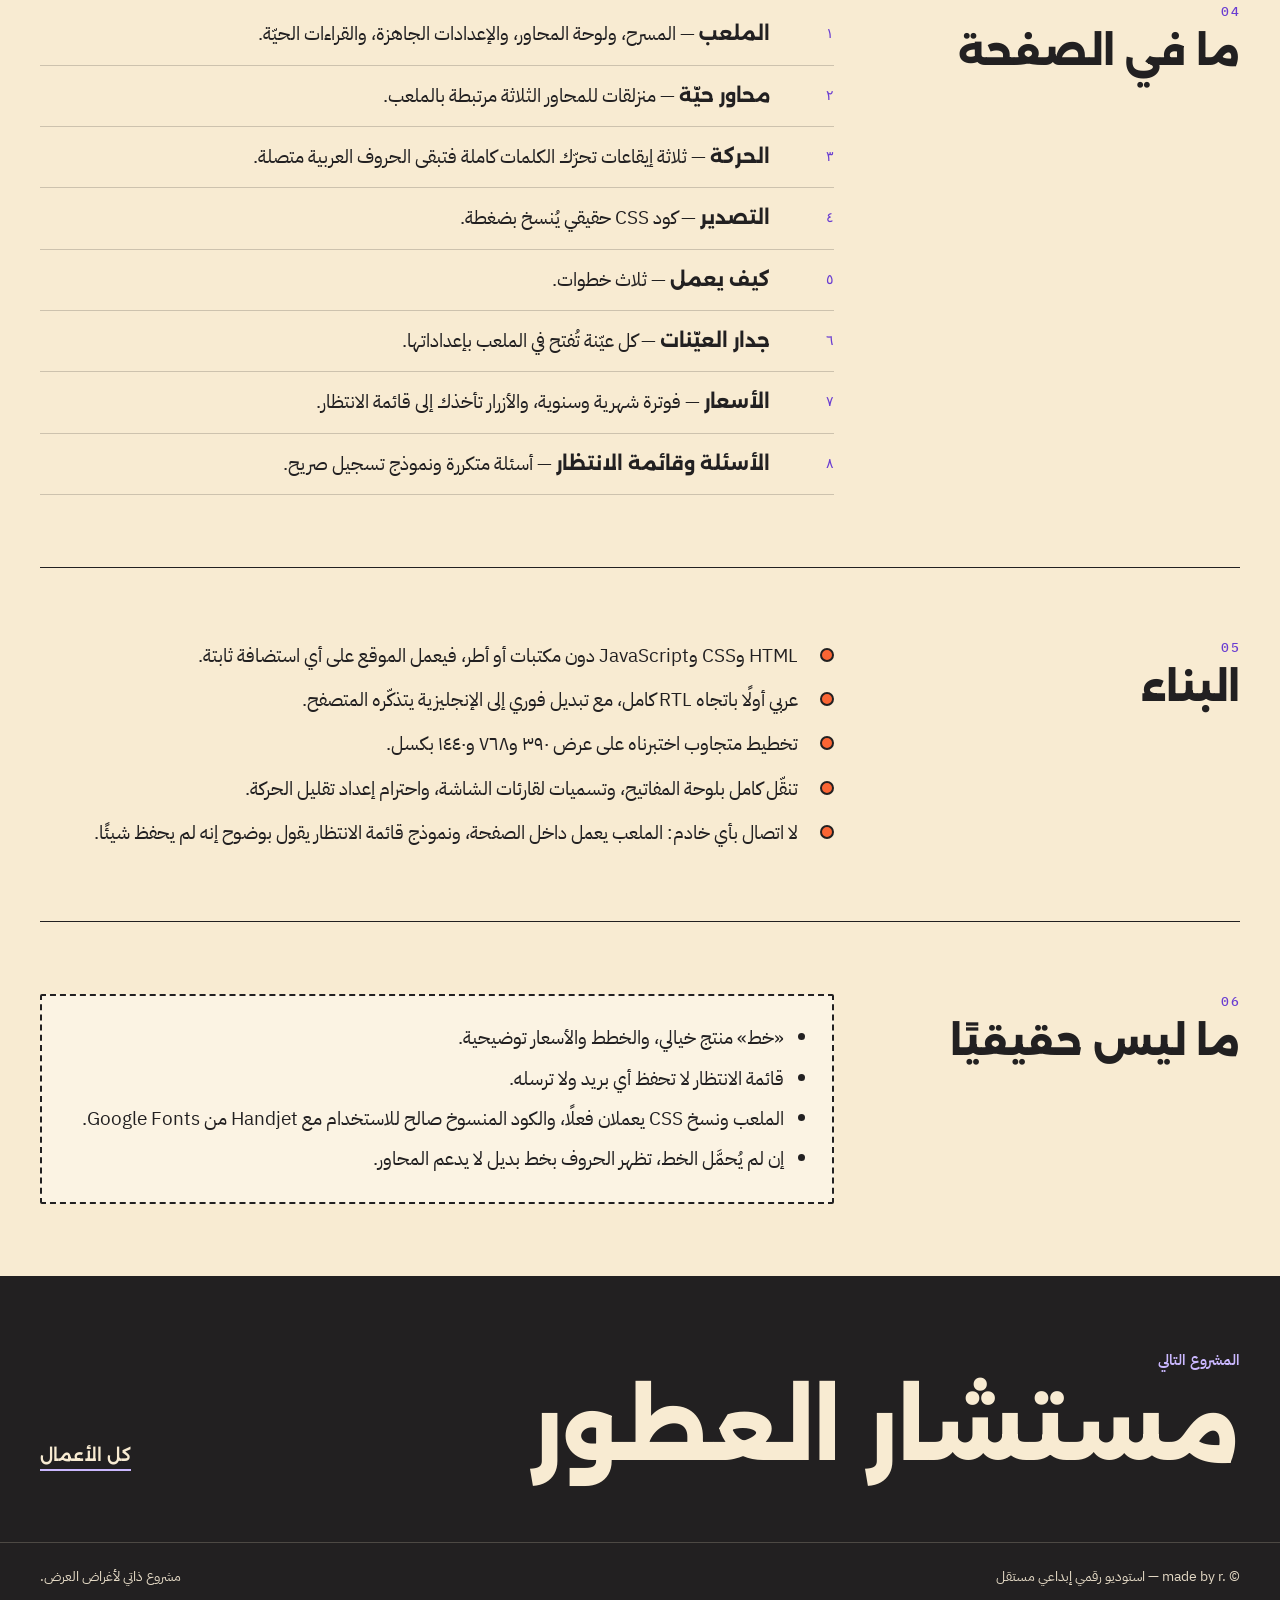
<file: work/khatt/index.html>
<!doctype html>
<html lang="ar" dir="rtl">
<head>
<meta charset="utf-8">
<link rel="icon" href="data:image/svg+xml,%3Csvg xmlns='http://www.w3.org/2000/svg' viewBox='0 0 32 32'%3E%3Crect width='32' height='32' rx='8' fill='%23222021'/%3E%3Ccircle cx='22' cy='21' r='4' fill='%23FA6534'/%3E%3C/svg%3E">
<meta name="viewport" content="width=device-width, initial-scale=1">
<title>خط — دراسة حالة · made by r.‎</title>
<meta name="description" content="صفحة منتج لأداة خيالية تشكّل الحروف المتغيّرة وتحرّكها. الصفحة نفسها هي العرض: الزائر يشكّل الحروف بيده، ثم ينسخ كود CSS حقيقيًا يعمل في موقعه.">
<meta name="theme-color" content="#F8EBD2">
<link rel="preconnect" href="https://fonts.googleapis.com"><link rel="preconnect" href="https://fonts.gstatic.com" crossorigin>
<link rel="stylesheet" href="https://fonts.googleapis.com/css2?family=Alexandria:wght@600;700;800&family=IBM+Plex+Sans+Arabic:wght@400;600&family=Poppins:wght@900&family=IBM+Plex+Mono:wght@500&family=Handjet:wght,ELGR,ELSH@100..900,1..2,0..16&family=Noto+Sans+Arabic:wght@400;600&family=JetBrains+Mono:wght@500&display=swap">
<link rel="stylesheet" href="../../assets/mbr.css">
<link rel="stylesheet" href="../../assets/case.css">
</head>
<body>
<a class="skip" href="#main" data-i18n="skip">انتقل إلى المحتوى</a>
<header class="cs-bar">
<div class="wrap">
<a class="mark" href="../../index.html" aria-label="made by r.">made by r<i></i></a>
<a class="back" href="../../index.html#collection"><span aria-hidden="true" class="flip">→</span><span data-i18n="back">العودة إلى صفحات الهبوط</span></a>
<div class="lang" role="group" aria-label="اللغة / Language" style="margin-inline-start:auto"><button type="button" data-set-lang="ar" lang="ar" aria-pressed="true">عربي</button><button type="button" data-set-lang="en" lang="en" aria-pressed="false">EN</button></div>
</div>
</header>
<main id="main">
<section class="wrap cs-hero" aria-labelledby="cs-h">
<div>
<p class="eyebrow" data-i18n="eyebrow">دراسة حالة</p>
<h1 class="cs-name" id="cs-h" data-i18n="name">خط</h1>
<p class="cs-cat" data-i18n="cat">تقنية إبداعية · صفحة منتج لأداة ويب</p>
<span class="cs-chip" data-i18n="chip">مفهوم ذاتي — ليس عميلًا حقيقيًا</span>
<p class="cs-desc" data-i18n="desc">صفحة منتج لأداة خيالية تشكّل الحروف المتغيّرة وتحرّكها. الصفحة نفسها هي العرض: الزائر يشكّل الحروف بيده، ثم ينسخ كود CSS حقيقيًا يعمل في موقعه.</p>
<div class="cs-cta"><a class="btn-primary" href="../../demo/khatt/index.html"><span data-i18n="live">افتح العرض الحي</span><svg class="arr" viewBox="0 0 24 24" aria-hidden="true"><path d="M4 12h15M13 6l6 6-6 6" fill="none" stroke="currentColor" stroke-width="2.4" stroke-linecap="square"/></svg></a><a class="link-2" href="#honest" data-i18n="notReal">ما الذي ليس حقيقيًا؟</a></div>
</div>
<dl class="cs-meta">
<div><dt data-i18n="mType">النوع</dt><dd data-i18n="typeV">صفحة منتج تفاعلية (مفهوم)</dd></div>
<div><dt data-i18n="mRole">ما صمّمناه وبنيناه</dt><dd data-i18n="roleV">الاسم، والهوية، والمحتوى، والتصميم، والبناء</dd></div>
<div><dt data-i18n="mStack">التقنية</dt><dd data-i18n="stackV">HTML وCSS وJavaScript، دون مكتبات</dd></div>
<div><dt data-i18n="mLang">اللغات</dt><dd data-i18n="langV">العربية (الافتراضية) والإنجليزية</dd></div>
</dl>
</section>

<section class="cs-stage on-dark" style="background:#0C0D0F;color:#F8EBD2" data-i18n-attr="aria-label:pvAria" aria-label="معاينة موقع خط">
<div class="wrap">
<div class="frames" inert aria-hidden="true">
<div class="browser"><div class="b-top"><i></i><i></i><i></i><span class="b-url">made-by-r / demo / khatt</span></div>
<div class="vp vp-d" data-w="1440" style="--pbg:#0C0D0F"><div class="ph"><span style="font-family:Handjet,sans-serif;font-weight:800;color:#D7FF3C">خط</span></div><iframe data-src="../../demo/khatt/index.html" data-offset="72" title="خط — desktop" tabindex="-1" loading="lazy"></iframe></div></div>
<div class="cs-phone"><div class="vp vp-m" data-w="390" style="--pbg:#0C0D0F"><div class="ph" style="font-size:44px"><span style="font-family:Handjet,sans-serif;font-weight:800;color:#D7FF3C">خط</span></div><iframe data-src="../../demo/khatt/index.html" data-offset="64" title="خط — mobile" tabindex="-1" loading="lazy"></iframe></div></div>
</div>
<div class="ptabs" role="group" data-i18n-attr="aria-label:pvL" aria-label="معاينة"><span data-i18n="pvNote">المعاينة هي الموقع الحقيقي، مصغّرًا.</span><button type="button" class="ptab" data-target="" aria-pressed="true" data-i18n="tTop">الملعب</button><button type="button" class="ptab" data-target="features" aria-pressed="false" data-i18n="tFeat">المزايا</button><button type="button" class="ptab" data-target="gallery" aria-pressed="false" data-i18n="tGal">المعرض</button><button type="button" class="ptab" data-target="pricing" aria-pressed="false" data-i18n="tPrice">الأسعار</button></div>
</div>
</section>

<div class="wrap">
<section class="cs-sec" aria-labelledby="l1"><h2 class="cs-label" id="l1"><small>01</small><span data-i18n="l1">الفكرة</span></h2><div class="cs-body"><p data-i18n="i1">صفحات أدوات التصميم تشرح نفسها بلقطات شاشة وفيديو. أردنا أن يجرّب الزائر الأداة قبل أن يقرأ عنها، وأن يكون الحرف العربي هو البطل، لا إضافة في آخر القائمة.</p><p data-i18n="i2">اخترنا خط Handjet المفتوح المصدر لأنه يدعم العربية وله محاور غير مألوفة: حجم الشبكة التي يُبنى عليها الحرف، وشكل العناصر الصغيرة التي تكوّنه.</p></div></section>
<section class="cs-sec" aria-labelledby="l2"><h2 class="cs-label" id="l2"><small>02</small><span data-i18n="l2">الاتجاه البصري</span></h2><div class="cs-body"><p data-i18n="v1">خلفية سوداء كمساحة عمل، ومسطرة وشبكة كبرنامج تصميم، ولون ليموني واحد للأشياء التي تتحرّك أو يمكن الضغط عليها. الأزرق للكتل الكبيرة فقط.</p>
<h3 class="eyebrow" style="margin-top:12px" data-i18n="palH">الألوان</h3><div class="sw"><div style="background:#0C0D0F;color:#F8EBD2"><b data-i18n="c0">فراغ</b><code>#0C0D0F</code></div><div style="background:#F2F2EC;color:#222021"><b data-i18n="c1">ورق</b><code>#F2F2EC</code></div><div style="background:#D7FF3C;color:#222021"><b data-i18n="c2">ليموني</b><code>#D7FF3C</code></div><div style="background:#3456FF;color:#F8EBD2"><b data-i18n="c3">كوبالت</b><code>#3456FF</code></div><div style="background:#7C8CFF;color:#222021"><b data-i18n="c4">بنفسجي فاتح</b><code>#7C8CFF</code></div><div style="background:#8A9099;color:#222021"><b data-i18n="c5">فولاذي</b><code>#8A9099</code></div></div>
<h3 class="eyebrow" style="margin-top:12px" data-i18n="typeH">الخطوط</h3><div class="specs"><div class="spec"><div class="sample"><span style="font-family:Handjet,sans-serif;font-variation-settings:'wght' 700,'ELGR' 1,'ELSH' 0">حروف تتحرّك</span></div><div class="cap"><b>Handjet</b><span data-i18n="sp0">العرض والحروف المتغيّرة</span></div></div><div class="spec"><div class="sample"><span style="font-family:'Noto Sans Arabic',sans-serif">نص واضح للشرح</span></div><div class="cap"><b>Noto Sans Arabic</b><span data-i18n="sp1">النصوص</span></div></div><div class="spec"><div class="sample"><span style="font-family:'JetBrains Mono',monospace;font-size:30px" dir="ltr">wght 560 · ELSH 3</span></div><div class="cap"><b>JetBrains Mono</b><span data-i18n="sp2">القراءات والكود</span></div></div></div></div></section>
<section class="cs-sec" aria-labelledby="l3"><h2 class="cs-label" id="l3"><small>03</small><span data-i18n="l3">التفاعل المميّز</span></h2><div class="cs-body"><div class="sig"><h3 data-i18n="sigH">المسرح</h3><p data-i18n="sigP">حرّك المؤشر فوق المسرح: الاتجاه الأفقي يغيّر الوزن والعمودي يغيّر شكل العناصر، واضغط لتثبيت الإعداد. لمن يستخدم اللمس أو لوحة المفاتيح توجد لوحة محاور ومنزلقات تتحكم في الحالة نفسها.</p><a class="link-c" href="../../demo/khatt/index.html"><span data-i18n="tryIt">جرّبه في العرض الحي</span><svg class="arr" viewBox="0 0 24 24" aria-hidden="true"><path d="M4 12h15M13 6l6 6-6 6" fill="none" stroke="currentColor" stroke-width="2.4" stroke-linecap="square"/></svg></a></div></div></section>
<section class="cs-sec" aria-labelledby="l4"><h2 class="cs-label" id="l4"><small>04</small><span data-i18n="l4">ما في الصفحة</span></h2><div class="cs-body"><ol class="list"><li><div><b data-i18n="s0t">الملعب</b> — <span data-i18n="s0p">المسرح، ولوحة المحاور، والإعدادات الجاهزة، والقراءات الحيّة.</span></div></li><li><div><b data-i18n="s1t">محاور حيّة</b> — <span data-i18n="s1p">منزلقات للمحاور الثلاثة مرتبطة بالملعب.</span></div></li><li><div><b data-i18n="s2t">الحركة</b> — <span data-i18n="s2p">ثلاثة إيقاعات تحرّك الكلمات كاملة فتبقى الحروف العربية متصلة.</span></div></li><li><div><b data-i18n="s3t">التصدير</b> — <span data-i18n="s3p">كود CSS حقيقي يُنسخ بضغطة.</span></div></li><li><div><b data-i18n="s4t">كيف يعمل</b> — <span data-i18n="s4p">ثلاث خطوات.</span></div></li><li><div><b data-i18n="s5t">جدار العيّنات</b> — <span data-i18n="s5p">كل عيّنة تُفتح في الملعب بإعداداتها.</span></div></li><li><div><b data-i18n="s6t">الأسعار</b> — <span data-i18n="s6p">فوترة شهرية وسنوية، والأزرار تأخذك إلى قائمة الانتظار.</span></div></li><li><div><b data-i18n="s7t">الأسئلة وقائمة الانتظار</b> — <span data-i18n="s7p">أسئلة متكررة ونموذج تسجيل صريح.</span></div></li></ol></div></section>
<section class="cs-sec" aria-labelledby="l5"><h2 class="cs-label" id="l5"><small>05</small><span data-i18n="l5">البناء</span></h2><div class="cs-body"><ul class="checks"><li data-i18n="b1">HTML وCSS وJavaScript دون مكتبات أو أطر، فيعمل الموقع على أي استضافة ثابتة.</li><li data-i18n="b2">عربي أولًا باتجاه RTL كامل، مع تبديل فوري إلى الإنجليزية يتذكّره المتصفح.</li><li data-i18n="b3">تخطيط متجاوب اختبرناه على عرض ٣٩٠ و٧٦٨ و١٤٤٠ بكسل.</li><li data-i18n="b4">تنقّل كامل بلوحة المفاتيح، وتسميات لقارئات الشاشة، واحترام إعداد تقليل الحركة.</li><li data-i18n="b5">لا اتصال بأي خادم: الملعب يعمل داخل الصفحة، ونموذج قائمة الانتظار يقول بوضوح إنه لم يحفظ شيئًا.</li></ul></div></section>
<section class="cs-sec" id="honest" aria-labelledby="l6"><h2 class="cs-label" id="l6"><small>06</small><span data-i18n="l6">ما ليس حقيقيًا</span></h2><div class="cs-body"><div class="honest"><ul><li data-i18n="h0">«خط» منتج خيالي، والخطط والأسعار توضيحية.</li><li data-i18n="h1">قائمة الانتظار لا تحفظ أي بريد ولا ترسله.</li><li data-i18n="h2">الملعب ونسخ CSS يعملان فعلًا، والكود المنسوخ صالح للاستخدام مع Handjet من Google Fonts.</li><li data-i18n="h3">إن لم يُحمَّل الخط، تظهر الحروف بخط بديل لا يدعم المحاور.</li></ul></div></div></section>
</div>
</main>
<nav class="cs-next" data-i18n-attr="aria-label:nextL" aria-label="المشروع التالي">
<div class="wrap">
<a class="big" href="../perfume/index.html"><small data-i18n="nextL">المشروع التالي</small><span data-i18n="nextName">مستشار العطور</span></a>
<a class="link-c" href="../../index.html#work" data-i18n="backAll">كل الأعمال</a>
</div>
</nav>
<footer class="cs-foot"><div class="wrap"><span data-i18n="foot">© made by r.‎ — استوديو رقمي إبداعي مستقل</span><span data-i18n="footNote">مشروع ذاتي لأغراض العرض.</span></div></footer>
<script src="../../assets/i18n.js"></script>
<script>I18N.init({ key: 'mbr-lang', en: {"skip": "Skip to content", "back": "Back to landing pages", "eyebrow": "Case study", "chip": "Self-initiated concept — not a real client", "live": "Open the live demo", "notReal": "What isn’t real?", "mType": "Type", "mRole": "What we designed and built", "mStack": "Technology", "mLang": "Languages", "roleV": "Name, identity, content, design and build", "stackV": "HTML, CSS and JavaScript, no libraries", "langV": "Arabic (default) and English", "pvL": "Preview", "pvNote": "The preview is the real site, scaled down.", "l1": "The idea", "l2": "Visual direction", "l3": "Signature interaction", "l4": "What’s on the page", "l5": "The build", "l6": "What isn’t real", "palH": "Colour", "typeH": "Type", "tryIt": "Try it in the live demo", "b1": "HTML, CSS and JavaScript with no libraries or frameworks, so it runs on any static host.", "b2": "Arabic first with full RTL, and an instant switch to English that the browser remembers.", "b3": "Responsive layout tested at 390, 768 and 1440 pixels wide.", "b4": "Full keyboard navigation, screen-reader labels, and respect for the reduced-motion setting.", "nextL": "Next project", "backAll": "All work", "foot": "© made by r. — independent creative digital studio", "footNote": "Self-initiated project for portfolio purposes.", "__title": "Khatt — case study · made by r.", "name": "Khatt", "cat": "Creative technology · product page for a web tool", "desc": "A product page for a fictional tool that shapes and animates variable letters. The page is the demo: visitors shape the letters themselves, then copy real CSS that works on their own site.", "typeV": "Interactive product page (concept)", "i1": "Design-tool pages explain themselves with screenshots and video. We wanted visitors to try the tool before reading about it, and to make Arabic letters the hero rather than an afterthought.", "i2": "We chose Handjet, an open-source font, because it supports Arabic and has unusual axes: the size of the grid each letter is built on, and the shape of the small elements that make it up.", "v1": "A black background like a workspace, rulers and a grid like a design app, and a single lime colour for anything that moves or can be pressed. Blue is used only for large blocks.", "sigH": "The stage", "sigP": "Move the pointer across the stage: horizontal changes the weight, vertical changes the element shape, and a click locks the setting. For touch and keyboard users there is an axis pad and sliders that control the same state.", "b5": "No server connection: the playground runs inside the page, and the waitlist form says plainly that it saved nothing.", "nextName": "Perfume advisor", "s0t": "Playground", "s0p": "The stage, axis pad, presets and live readings.", "s1t": "Live axes", "s1p": "Sliders for all three axes, linked to the playground.", "s2t": "Motion", "s2p": "Three rhythms that move whole words, so Arabic letters stay joined.", "s3t": "Export", "s3p": "Real CSS, copied in one click.", "s4t": "How it works", "s4p": "Three steps.", "s5t": "Specimen wall", "s5p": "Each specimen opens in the playground with its settings.", "s6t": "Pricing", "s6p": "Monthly and yearly billing; the buttons lead to the waitlist.", "s7t": "FAQ and waitlist", "s7p": "Frequently asked questions and an honest sign-up form.", "h0": "“Khatt” is a fictional product; the plans and prices are illustrative.", "h1": "The waitlist does not save or send any email.", "h2": "The playground and CSS copy really work, and the copied code is valid with Handjet from Google Fonts.", "h3": "If the font fails to load, the letters appear in a fallback font without the axes.", "tTop": "Playground", "tFeat": "Features", "tGal": "Gallery", "tPrice": "Pricing", "c0": "Void", "c1": "Paper", "c2": "Lime", "c3": "Cobalt", "c4": "Periwinkle", "c5": "Steel", "sp0": "Display and variable letters", "sp1": "Body text", "sp2": "Readings and code", "pvAria": "Preview of the Khatt site"} });</script>
<script src="../../assets/case.js"></script>
</body>
</html>
</file>
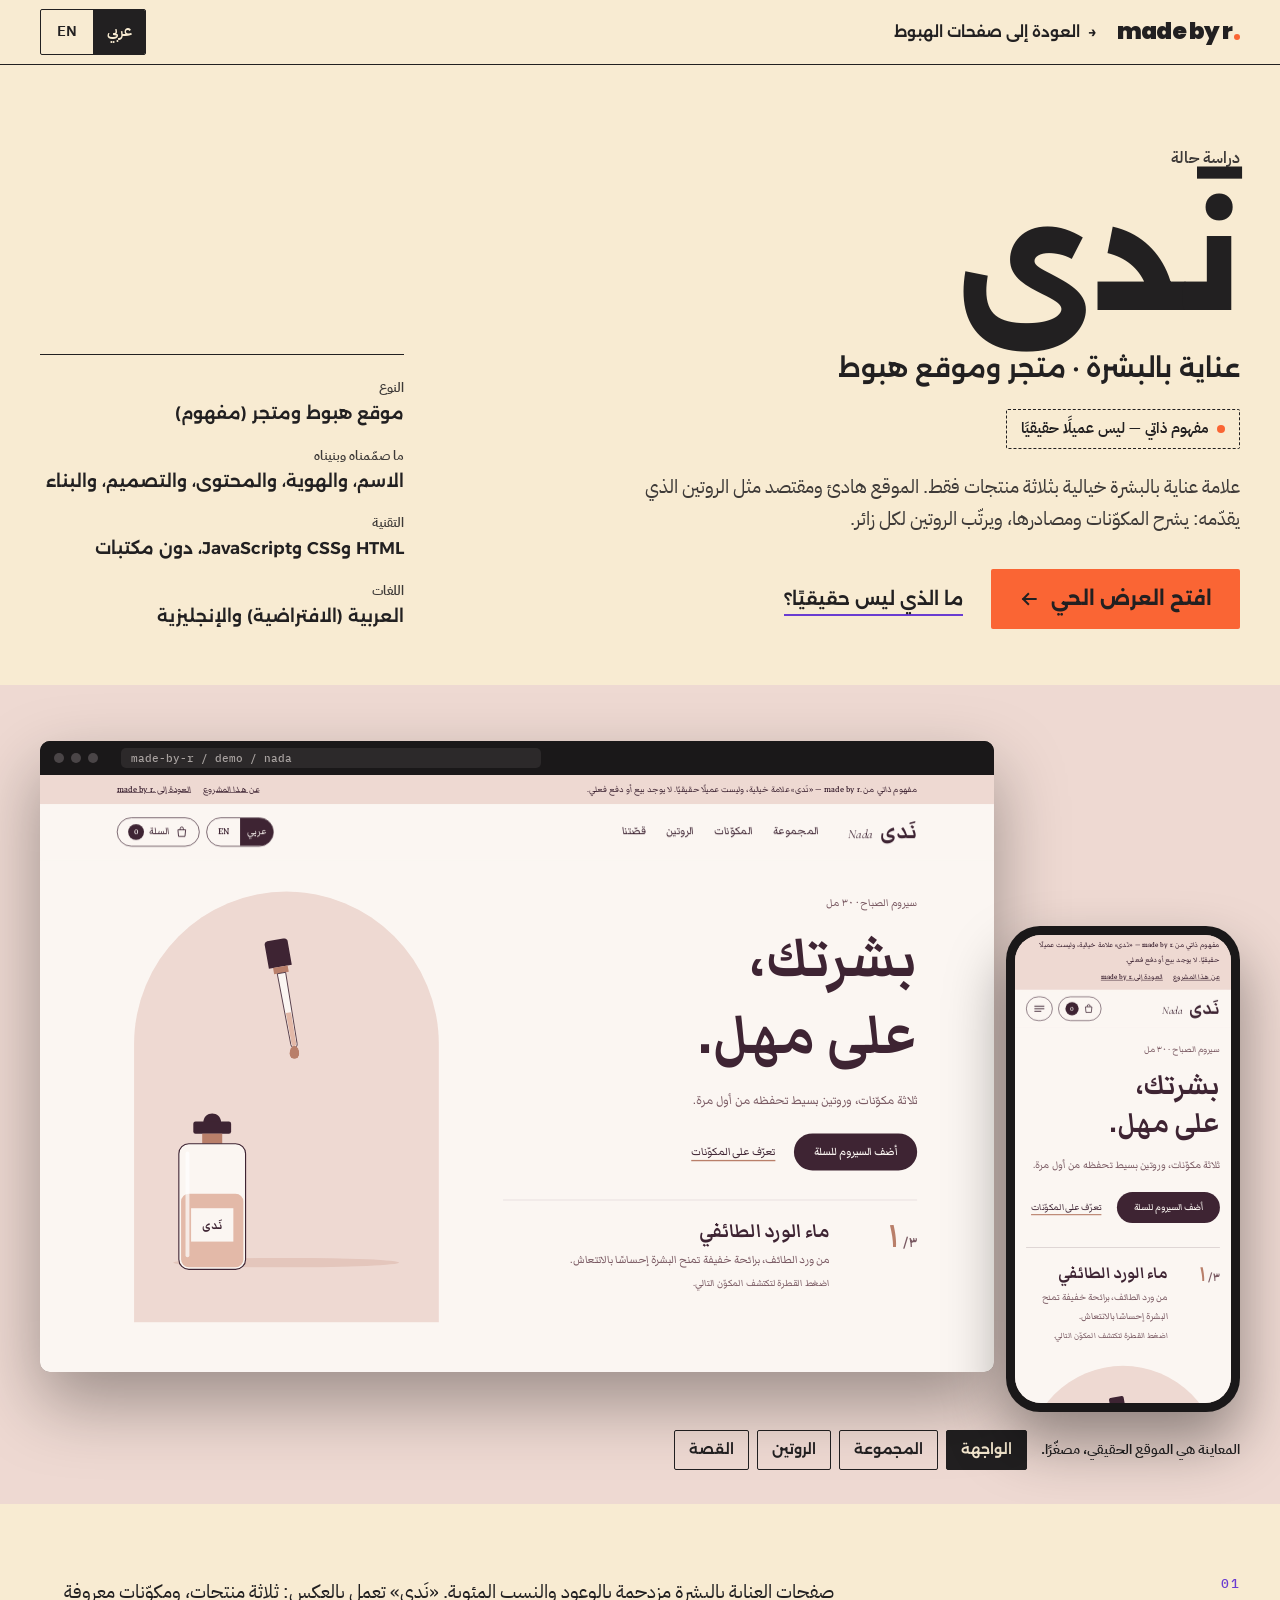
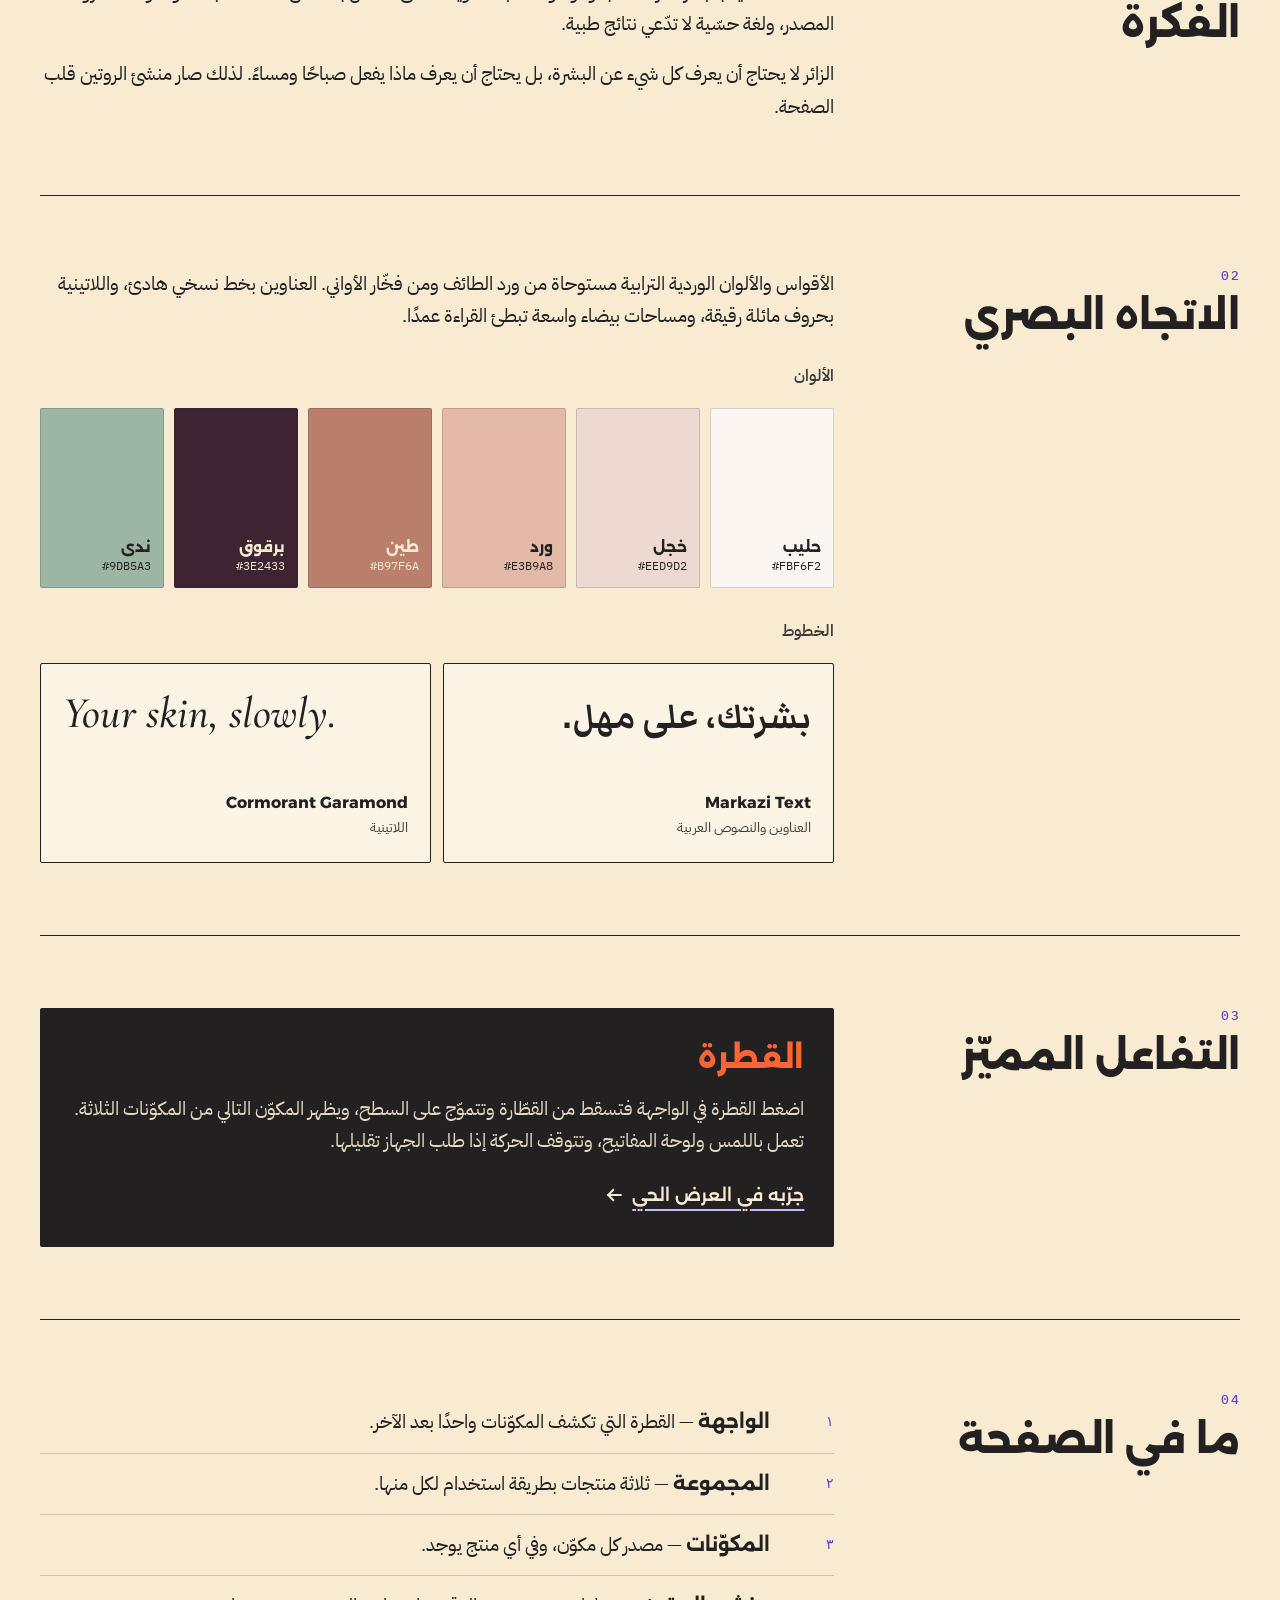
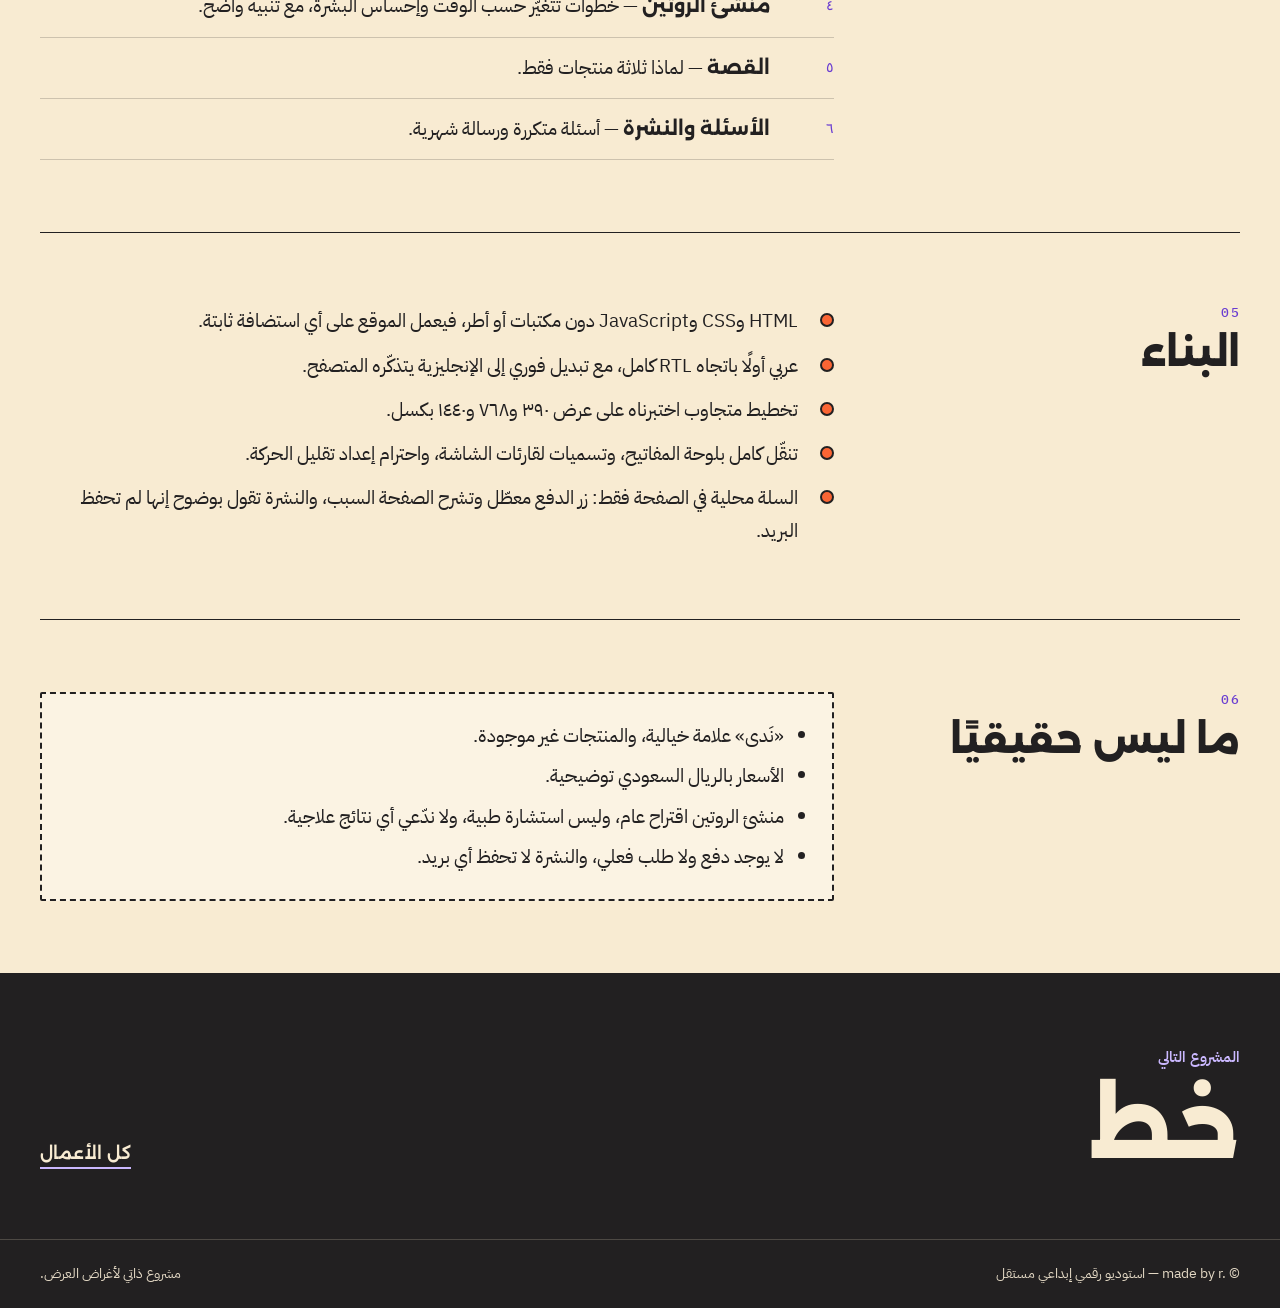
<file: work/nada/index.html>
<!doctype html>
<html lang="ar" dir="rtl">
<head>
<meta charset="utf-8">
<link rel="icon" href="data:image/svg+xml,%3Csvg xmlns='http://www.w3.org/2000/svg' viewBox='0 0 32 32'%3E%3Crect width='32' height='32' rx='8' fill='%23222021'/%3E%3Ccircle cx='22' cy='21' r='4' fill='%23FA6534'/%3E%3C/svg%3E">
<meta name="viewport" content="width=device-width, initial-scale=1">
<title>نَدى — دراسة حالة · made by r.‎</title>
<meta name="description" content="علامة عناية بالبشرة خيالية بثلاثة منتجات فقط. الموقع هادئ ومقتصد مثل الروتين الذي يقدّمه: يشرح المكوّنات ومصادرها، ويرتّب الروتين لكل زائر.">
<meta name="theme-color" content="#F8EBD2">
<link rel="preconnect" href="https://fonts.googleapis.com"><link rel="preconnect" href="https://fonts.gstatic.com" crossorigin>
<link rel="stylesheet" href="https://fonts.googleapis.com/css2?family=Alexandria:wght@600;700;800&family=IBM+Plex+Sans+Arabic:wght@400;600&family=Poppins:wght@900&family=IBM+Plex+Mono:wght@500&family=Markazi+Text:wght@500;700&family=Cormorant+Garamond:ital,wght@1,500&display=swap">
<link rel="stylesheet" href="../../assets/mbr.css">
<link rel="stylesheet" href="../../assets/case.css">
</head>
<body>
<a class="skip" href="#main" data-i18n="skip">انتقل إلى المحتوى</a>
<header class="cs-bar">
<div class="wrap">
<a class="mark" href="../../index.html" aria-label="made by r.">made by r<i></i></a>
<a class="back" href="../../index.html#collection"><span aria-hidden="true" class="flip">→</span><span data-i18n="back">العودة إلى صفحات الهبوط</span></a>
<div class="lang" role="group" aria-label="اللغة / Language" style="margin-inline-start:auto"><button type="button" data-set-lang="ar" lang="ar" aria-pressed="true">عربي</button><button type="button" data-set-lang="en" lang="en" aria-pressed="false">EN</button></div>
</div>
</header>
<main id="main">
<section class="wrap cs-hero" aria-labelledby="cs-h">
<div>
<p class="eyebrow" data-i18n="eyebrow">دراسة حالة</p>
<h1 class="cs-name" id="cs-h" data-i18n="name">نَدى</h1>
<p class="cs-cat" data-i18n="cat">عناية بالبشرة · متجر وموقع هبوط</p>
<span class="cs-chip" data-i18n="chip">مفهوم ذاتي — ليس عميلًا حقيقيًا</span>
<p class="cs-desc" data-i18n="desc">علامة عناية بالبشرة خيالية بثلاثة منتجات فقط. الموقع هادئ ومقتصد مثل الروتين الذي يقدّمه: يشرح المكوّنات ومصادرها، ويرتّب الروتين لكل زائر.</p>
<div class="cs-cta"><a class="btn-primary" href="../../demo/nada/index.html"><span data-i18n="live">افتح العرض الحي</span><svg class="arr" viewBox="0 0 24 24" aria-hidden="true"><path d="M4 12h15M13 6l6 6-6 6" fill="none" stroke="currentColor" stroke-width="2.4" stroke-linecap="square"/></svg></a><a class="link-2" href="#honest" data-i18n="notReal">ما الذي ليس حقيقيًا؟</a></div>
</div>
<dl class="cs-meta">
<div><dt data-i18n="mType">النوع</dt><dd data-i18n="typeV">موقع هبوط ومتجر (مفهوم)</dd></div>
<div><dt data-i18n="mRole">ما صمّمناه وبنيناه</dt><dd data-i18n="roleV">الاسم، والهوية، والمحتوى، والتصميم، والبناء</dd></div>
<div><dt data-i18n="mStack">التقنية</dt><dd data-i18n="stackV">HTML وCSS وJavaScript، دون مكتبات</dd></div>
<div><dt data-i18n="mLang">اللغات</dt><dd data-i18n="langV">العربية (الافتراضية) والإنجليزية</dd></div>
</dl>
</section>

<section class="cs-stage light" style="background:#EED9D2;color:#222021" data-i18n-attr="aria-label:pvAria" aria-label="معاينة موقع نَدى">
<div class="wrap">
<div class="frames" inert aria-hidden="true">
<div class="browser"><div class="b-top"><i></i><i></i><i></i><span class="b-url">made-by-r / demo / nada</span></div>
<div class="vp vp-d" data-w="1440" style="--pbg:#EED9D2"><div class="ph"><span style="font-family:'Markazi Text',serif;font-weight:700;color:#3E2433">نَدى</span></div><iframe data-src="../../demo/nada/index.html" data-offset="84" title="نَدى — desktop" tabindex="-1" loading="lazy"></iframe></div></div>
<div class="cs-phone"><div class="vp vp-m" data-w="390" style="--pbg:#EED9D2"><div class="ph" style="font-size:44px"><span style="font-family:'Markazi Text',serif;font-weight:700;color:#3E2433">نَدى</span></div><iframe data-src="../../demo/nada/index.html" data-offset="68" title="نَدى — mobile" tabindex="-1" loading="lazy"></iframe></div></div>
</div>
<div class="ptabs" role="group" data-i18n-attr="aria-label:pvL" aria-label="معاينة"><span data-i18n="pvNote">المعاينة هي الموقع الحقيقي، مصغّرًا.</span><button type="button" class="ptab" data-target="" aria-pressed="true" data-i18n="tTop">الواجهة</button><button type="button" class="ptab" data-target="collection" aria-pressed="false" data-i18n="tColl">المجموعة</button><button type="button" class="ptab" data-target="routine" aria-pressed="false" data-i18n="tRoutine">الروتين</button><button type="button" class="ptab" data-target="story" aria-pressed="false" data-i18n="tStory">القصة</button></div>
</div>
</section>

<div class="wrap">
<section class="cs-sec" aria-labelledby="l1"><h2 class="cs-label" id="l1"><small>01</small><span data-i18n="l1">الفكرة</span></h2><div class="cs-body"><p data-i18n="i1">صفحات العناية بالبشرة مزدحمة بالوعود والنسب المئوية. «نَدى» تعمل بالعكس: ثلاثة منتجات، ومكوّنات معروفة المصدر، ولغة حسّية لا تدّعي نتائج طبية.</p><p data-i18n="i2">الزائر لا يحتاج أن يعرف كل شيء عن البشرة، بل يحتاج أن يعرف ماذا يفعل صباحًا ومساءً. لذلك صار منشئ الروتين قلب الصفحة.</p></div></section>
<section class="cs-sec" aria-labelledby="l2"><h2 class="cs-label" id="l2"><small>02</small><span data-i18n="l2">الاتجاه البصري</span></h2><div class="cs-body"><p data-i18n="v1">الأقواس والألوان الوردية الترابية مستوحاة من ورد الطائف ومن فخّار الأواني. العناوين بخط نسخي هادئ، واللاتينية بحروف مائلة رقيقة، ومساحات بيضاء واسعة تبطئ القراءة عمدًا.</p>
<h3 class="eyebrow" style="margin-top:12px" data-i18n="palH">الألوان</h3><div class="sw"><div style="background:#FBF6F2;color:#222021"><b data-i18n="c0">حليب</b><code>#FBF6F2</code></div><div style="background:#EED9D2;color:#222021"><b data-i18n="c1">خجل</b><code>#EED9D2</code></div><div style="background:#E3B9A8;color:#222021"><b data-i18n="c2">ورد</b><code>#E3B9A8</code></div><div style="background:#B97F6A;color:#F8EBD2"><b data-i18n="c3">طين</b><code>#B97F6A</code></div><div style="background:#3E2433;color:#F8EBD2"><b data-i18n="c4">برقوق</b><code>#3E2433</code></div><div style="background:#9DB5A3;color:#222021"><b data-i18n="c5">ندى</b><code>#9DB5A3</code></div></div>
<h3 class="eyebrow" style="margin-top:12px" data-i18n="typeH">الخطوط</h3><div class="specs"><div class="spec"><div class="sample"><span style="font-family:'Markazi Text',serif;font-weight:700">بشرتك، على مهل.</span></div><div class="cap"><b>Markazi Text</b><span data-i18n="sp0">العناوين والنصوص العربية</span></div></div><div class="spec"><div class="sample"><span style="font-family:'Cormorant Garamond',serif;font-style:italic;font-weight:500" dir="ltr">Your skin, slowly.</span></div><div class="cap"><b>Cormorant Garamond</b><span data-i18n="sp1">اللاتينية</span></div></div></div></div></section>
<section class="cs-sec" aria-labelledby="l3"><h2 class="cs-label" id="l3"><small>03</small><span data-i18n="l3">التفاعل المميّز</span></h2><div class="cs-body"><div class="sig"><h3 data-i18n="sigH">القطرة</h3><p data-i18n="sigP">اضغط القطرة في الواجهة فتسقط من القطّارة وتتموّج على السطح، ويظهر المكوّن التالي من المكوّنات الثلاثة. تعمل باللمس ولوحة المفاتيح، وتتوقف الحركة إذا طلب الجهاز تقليلها.</p><a class="link-c" href="../../demo/nada/index.html"><span data-i18n="tryIt">جرّبه في العرض الحي</span><svg class="arr" viewBox="0 0 24 24" aria-hidden="true"><path d="M4 12h15M13 6l6 6-6 6" fill="none" stroke="currentColor" stroke-width="2.4" stroke-linecap="square"/></svg></a></div></div></section>
<section class="cs-sec" aria-labelledby="l4"><h2 class="cs-label" id="l4"><small>04</small><span data-i18n="l4">ما في الصفحة</span></h2><div class="cs-body"><ol class="list"><li><div><b data-i18n="s0t">الواجهة</b> — <span data-i18n="s0p">القطرة التي تكشف المكوّنات واحدًا بعد الآخر.</span></div></li><li><div><b data-i18n="s1t">المجموعة</b> — <span data-i18n="s1p">ثلاثة منتجات بطريقة استخدام لكل منها.</span></div></li><li><div><b data-i18n="s2t">المكوّنات</b> — <span data-i18n="s2p">مصدر كل مكوّن، وفي أي منتج يوجد.</span></div></li><li><div><b data-i18n="s3t">منشئ الروتين</b> — <span data-i18n="s3p">خطوات تتغيّر حسب الوقت وإحساس البشرة، مع تنبيه واضح.</span></div></li><li><div><b data-i18n="s4t">القصة</b> — <span data-i18n="s4p">لماذا ثلاثة منتجات فقط.</span></div></li><li><div><b data-i18n="s5t">الأسئلة والنشرة</b> — <span data-i18n="s5p">أسئلة متكررة ورسالة شهرية.</span></div></li></ol></div></section>
<section class="cs-sec" aria-labelledby="l5"><h2 class="cs-label" id="l5"><small>05</small><span data-i18n="l5">البناء</span></h2><div class="cs-body"><ul class="checks"><li data-i18n="b1">HTML وCSS وJavaScript دون مكتبات أو أطر، فيعمل الموقع على أي استضافة ثابتة.</li><li data-i18n="b2">عربي أولًا باتجاه RTL كامل، مع تبديل فوري إلى الإنجليزية يتذكّره المتصفح.</li><li data-i18n="b3">تخطيط متجاوب اختبرناه على عرض ٣٩٠ و٧٦٨ و١٤٤٠ بكسل.</li><li data-i18n="b4">تنقّل كامل بلوحة المفاتيح، وتسميات لقارئات الشاشة، واحترام إعداد تقليل الحركة.</li><li data-i18n="b5">السلة محلية في الصفحة فقط: زر الدفع معطّل وتشرح الصفحة السبب، والنشرة تقول بوضوح إنها لم تحفظ البريد.</li></ul></div></section>
<section class="cs-sec" id="honest" aria-labelledby="l6"><h2 class="cs-label" id="l6"><small>06</small><span data-i18n="l6">ما ليس حقيقيًا</span></h2><div class="cs-body"><div class="honest"><ul><li data-i18n="h0">«نَدى» علامة خيالية، والمنتجات غير موجودة.</li><li data-i18n="h1">الأسعار بالريال السعودي توضيحية.</li><li data-i18n="h2">منشئ الروتين اقتراح عام، وليس استشارة طبية، ولا ندّعي أي نتائج علاجية.</li><li data-i18n="h3">لا يوجد دفع ولا طلب فعلي، والنشرة لا تحفظ أي بريد.</li></ul></div></div></section>
</div>
</main>
<nav class="cs-next" data-i18n-attr="aria-label:nextL" aria-label="المشروع التالي">
<div class="wrap">
<a class="big" href="../khatt/index.html"><small data-i18n="nextL">المشروع التالي</small><span data-i18n="nextName">خط</span></a>
<a class="link-c" href="../../index.html#work" data-i18n="backAll">كل الأعمال</a>
</div>
</nav>
<footer class="cs-foot"><div class="wrap"><span data-i18n="foot">© made by r.‎ — استوديو رقمي إبداعي مستقل</span><span data-i18n="footNote">مشروع ذاتي لأغراض العرض.</span></div></footer>
<script src="../../assets/i18n.js"></script>
<script>I18N.init({ key: 'mbr-lang', en: {"skip": "Skip to content", "back": "Back to landing pages", "eyebrow": "Case study", "chip": "Self-initiated concept — not a real client", "live": "Open the live demo", "notReal": "What isn’t real?", "mType": "Type", "mRole": "What we designed and built", "mStack": "Technology", "mLang": "Languages", "roleV": "Name, identity, content, design and build", "stackV": "HTML, CSS and JavaScript, no libraries", "langV": "Arabic (default) and English", "pvL": "Preview", "pvNote": "The preview is the real site, scaled down.", "l1": "The idea", "l2": "Visual direction", "l3": "Signature interaction", "l4": "What’s on the page", "l5": "The build", "l6": "What isn’t real", "palH": "Colour", "typeH": "Type", "tryIt": "Try it in the live demo", "b1": "HTML, CSS and JavaScript with no libraries or frameworks, so it runs on any static host.", "b2": "Arabic first with full RTL, and an instant switch to English that the browser remembers.", "b3": "Responsive layout tested at 390, 768 and 1440 pixels wide.", "b4": "Full keyboard navigation, screen-reader labels, and respect for the reduced-motion setting.", "nextL": "Next project", "backAll": "All work", "foot": "© made by r. — independent creative digital studio", "footNote": "Self-initiated project for portfolio purposes.", "__title": "Nada — case study · made by r.", "name": "Nada", "cat": "Skincare · shop landing site", "desc": "A fictional skincare brand with only three products. The site is as calm and spare as the routine it offers: it explains the ingredients and where they come from, and builds a routine for each visitor.", "typeV": "Landing site and shop (concept)", "i1": "Skincare pages are crowded with promises and percentages. Nada does the opposite: three products, ingredients with a known origin, and sensory language that makes no medical claims.", "i2": "Visitors don’t need to know everything about skin; they need to know what to do in the morning and the evening. So the routine builder became the heart of the page.", "v1": "The arches and earthy rose tones come from Taif roses and clay pottery. Headlines use a calm Naskh face, Latin is set in a delicate italic, and generous white space slows reading down on purpose.", "sigH": "The drop", "sigP": "Tap the drop in the hero: it falls from the dropper, ripples on the surface, and reveals the next of the three ingredients. It works with touch and keyboard, and the motion stops if the device asks for less.", "b5": "The bag lives only in the page: checkout is disabled and the page explains why, and the newsletter says plainly that it did not save the email.", "nextName": "Khatt", "s0t": "Hero", "s0p": "The drop that reveals the ingredients one by one.", "s1t": "Collection", "s1p": "Three products, each with how to use it.", "s2t": "Ingredients", "s2p": "Where each ingredient comes from, and which product it is in.", "s3t": "Routine builder", "s3p": "Steps that change with the time of day and how your skin feels, with a clear notice.", "s4t": "Story", "s4p": "Why only three products.", "s5t": "FAQ and newsletter", "s5p": "Frequently asked questions and a monthly letter.", "h0": "“Nada” is a fictional brand; the products do not exist.", "h1": "Prices in SAR are illustrative.", "h2": "The routine builder is a general suggestion, not medical advice, and makes no treatment claims.", "h3": "There is no payment or real order, and the newsletter saves no email.", "tTop": "Hero", "tColl": "Collection", "tRoutine": "Routine", "tStory": "Story", "c0": "Milk", "c1": "Blush", "c2": "Rose", "c3": "Clay", "c4": "Plum", "c5": "Dew", "sp0": "Arabic headlines and text", "sp1": "Latin", "pvAria": "Preview of the Nada site"} });</script>
<script src="../../assets/case.js"></script>
</body>
</html>
</file>
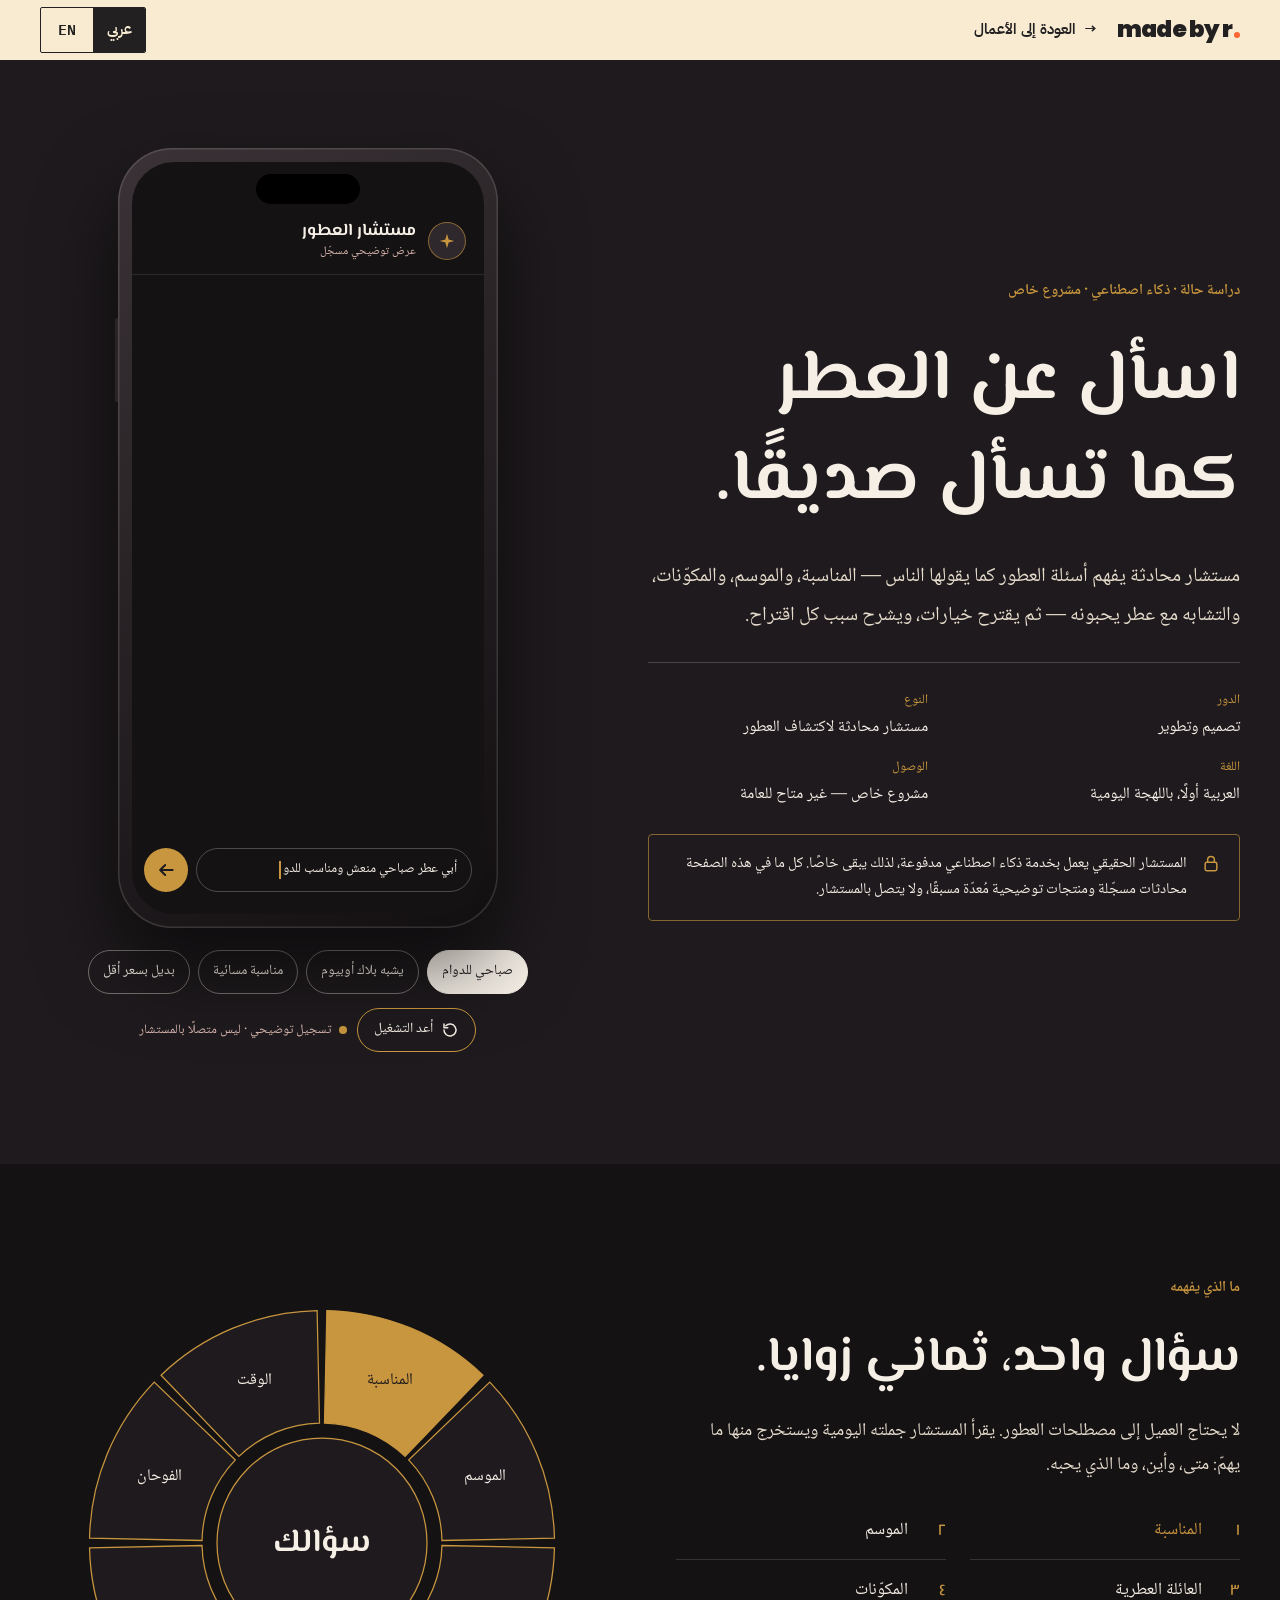
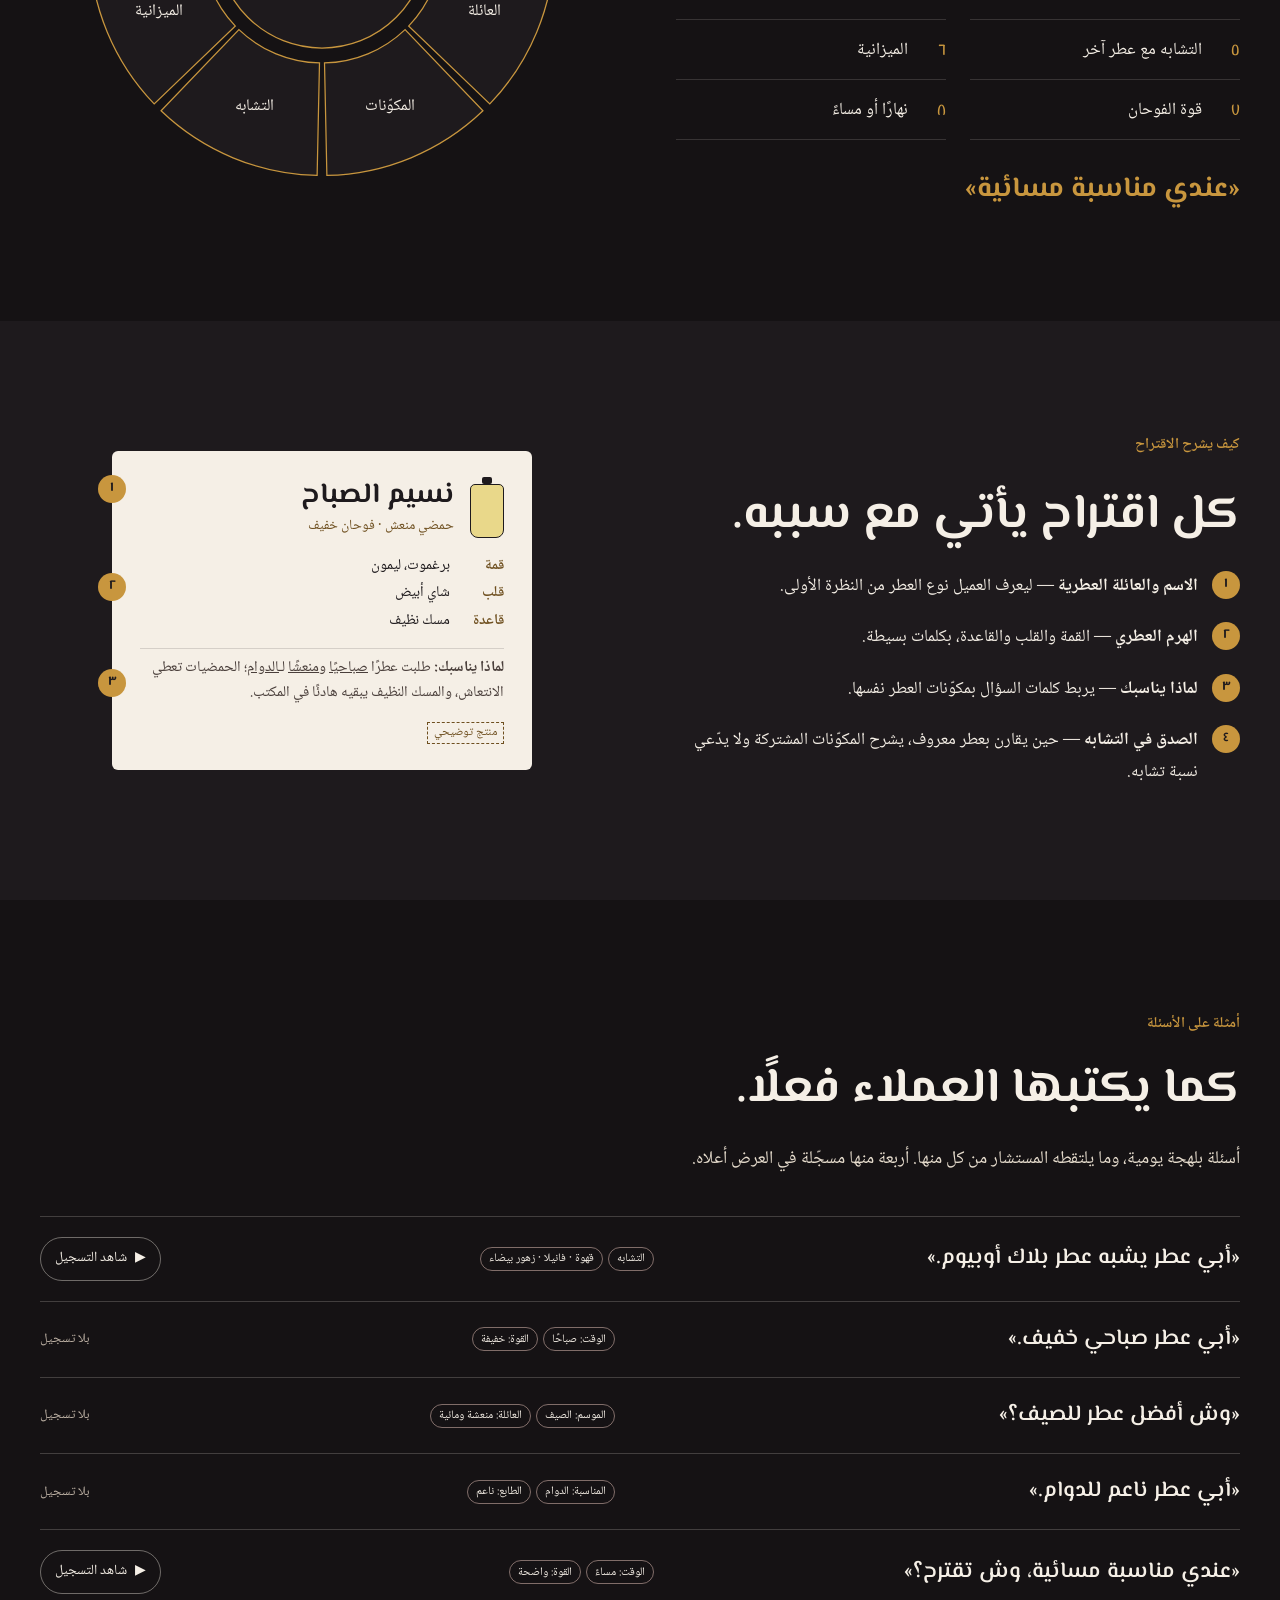
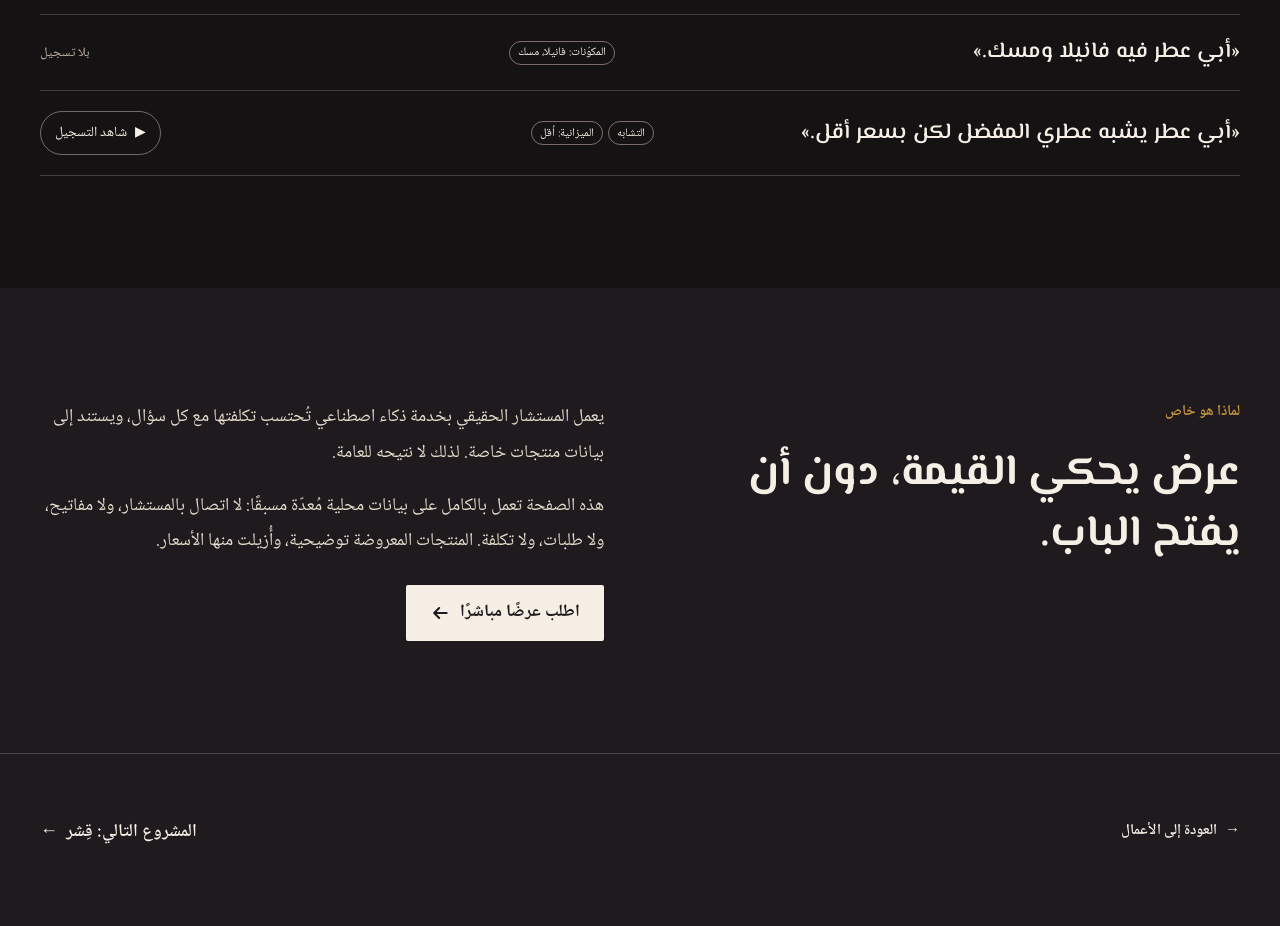
<file: work/perfume/index.html>
<!doctype html>
<html lang="ar" dir="rtl">
<head>
<meta charset="utf-8">
<link rel="icon" href="data:image/svg+xml,%3Csvg xmlns='http://www.w3.org/2000/svg' viewBox='0 0 32 32'%3E%3Crect width='32' height='32' rx='8' fill='%23222021'/%3E%3Ccircle cx='22' cy='21' r='4' fill='%23FA6534'/%3E%3C/svg%3E">
<meta name="viewport" content="width=device-width, initial-scale=1">
<title>مستشار العطور — مشروع خاص · made by r.&lrm;</title>
<meta name="description" content="مستشار محادثة يفهم أسئلة العطور الطبيعية ويقترح عطورًا ويشرح سبب كل اقتراح. عرض توضيحي بمحادثات مسجّلة.">
<meta name="theme-color" content="#1E1A1D">
<link rel="preconnect" href="https://fonts.googleapis.com"><link rel="preconnect" href="https://fonts.gstatic.com" crossorigin>
<link rel="stylesheet" href="https://fonts.googleapis.com/css2?family=Alexandria:wght@600;800&family=IBM+Plex+Sans+Arabic:wght@400;600&family=Poppins:wght@900&family=IBM+Plex+Mono:wght@500&family=El+Messiri:wght@600;700&family=Noto+Naskh+Arabic:wght@400;600;700&family=Marcellus&display=swap">
<link rel="stylesheet" href="../../assets/mbr.css">
<style>
body{background:#1E1A1D;color:#F5EFE6;font-family:'Noto Naskh Arabic',serif}
html[lang="en"] body{font-family:'IBM Plex Sans Arabic',system-ui,sans-serif}
:focus-visible{outline-color:#C8963E}
.studio{background:var(--cream);color:var(--ink);font-family:var(--text)}
.studio-in{display:flex;align-items:center;gap:20px;min-height:60px;flex-wrap:wrap}
.back{display:inline-flex;align-items:center;gap:8px;min-height:44px;font-weight:600;font-size:15px;text-decoration:none}
.back:hover{text-decoration:underline}
html[dir="ltr"] .back [aria-hidden]{display:inline-block;transform:scaleX(-1)}
.pf-display{font-family:'El Messiri',serif;font-weight:700;line-height:1.4}
html[lang="en"] .pf-display{font-family:'Marcellus',serif;font-weight:400;line-height:1.15}
.amber{color:#C8963E}
.muted{color:#E6DCCD}
.sec{padding-block:112px}
.alt{background:#151214}
.hero{display:grid;grid-template-columns:minmax(0,1.05fr) minmax(0,.95fr);gap:72px;align-items:center;padding-block:88px 112px}
.meta{display:grid;grid-template-columns:repeat(2,minmax(0,1fr));gap:16px 32px;margin:0;padding-top:26px;border-top:1px solid rgba(245,239,230,.2)}
.meta dt{font-size:13px;color:#C8963E}.meta dd{margin:4px 0 0;font-size:16px;line-height:1.6}
.private{display:flex;gap:14px;align-items:flex-start;padding:16px 18px;border:1px solid rgba(200,150,62,.6);border-radius:4px;font-size:15px;line-height:1.75}
.private svg{flex:none;margin-top:3px}
/* device */
.device{position:relative;width:380px;height:780px;margin-inline:auto;padding:14px;border-radius:54px;background:linear-gradient(145deg,#3A3236,#120F11);box-shadow:0 40px 80px rgba(0,0,0,.55),inset 0 0 0 1.5px rgba(245,239,230,.14)}
.device::before{content:"";position:absolute;inset-inline-end:-3px;top:170px;width:3px;height:84px;border-radius:2px;background:#2A2427}
.screen{position:relative;height:100%;border-radius:42px;background:#151214;overflow:hidden;display:flex;flex-direction:column}
.island{position:absolute;left:50%;top:12px;width:104px;height:30px;margin-left:-52px;border-radius:16px;background:#000}
.app-top{display:flex;align-items:center;gap:12px;padding:58px 18px 12px;border-bottom:1px solid rgba(245,239,230,.1)}
.avatar{width:38px;height:38px;border-radius:50%;display:grid;place-items:center;background:#2E272B;border:1px solid rgba(200,150,62,.6)}
.log{flex:1;min-height:0;overflow:hidden;padding:16px 14px 8px;display:flex;flex-direction:column;justify-content:flex-end;gap:12px}
.m-user{align-self:flex-end;max-width:84%;padding:9px 13px;background:#C8963E;color:#1E1A1D;border-radius:18px 18px 18px 4px;font-size:14.5px;line-height:1.65;animation:up .35s both}
.m-bot{display:flex;flex-direction:column;gap:9px;animation:up .4s both}
.m-text{margin:0;font-size:14.5px;line-height:1.8}
.tags{display:flex;flex-wrap:wrap;align-items:center;gap:5px}
.tags-h{font-size:11.5px;color:#D9B8B0}
.tg{display:inline-flex;align-items:center;height:24px;padding:0 8px;border:1px solid rgba(217,184,176,.55);border-radius:12px;font-size:11.5px}
.cards{display:flex;gap:9px;overflow:hidden}
.card{flex:0 0 232px;background:#F5EFE6;color:#1E1A1D;border-radius:6px;padding:12px 13px;display:flex;flex-direction:column;gap:8px;animation:up .45s both}
.card+.card{animation-delay:.12s}
.card-h{display:grid;grid-template-columns:26px minmax(0,1fr);gap:10px;align-items:center}
.bottle{position:relative;width:22px;height:36px;border-radius:5px 5px 8px 8px;border:1.5px solid #1E1A1D;margin-top:7px}
.bottle::before{content:"";position:absolute;left:50%;top:-8px;width:10px;height:7px;margin-left:-5px;background:#1E1A1D;border-radius:2px}
.c-name{display:block;font-family:'El Messiri',serif;font-weight:700;font-size:18px;line-height:1.35}
.c-fam{display:block;font-size:11.5px;color:#6E4F1F}
.pyr{margin:0;display:grid;gap:3px;font-size:12px;line-height:1.5}
.pyr div{display:grid;grid-template-columns:38px minmax(0,1fr);gap:6px}
.pyr dt{color:#6E4F1F;font-weight:600}.pyr dd{margin:0}
.c-why{margin:0;padding-top:7px;border-top:1px solid rgba(30,26,29,.15);font-size:12px;line-height:1.65;color:#4A3F3B}
.c-tag{align-self:flex-start;padding:0 6px;border:1px dashed #6E4F1F;font-size:10.5px;color:#6E4F1F}
.note{margin:0;padding:7px 9px;border-inline-start:2px solid #C8963E;font-size:12px;line-height:1.7;color:#E6DCCD}
.typing{align-self:flex-start;display:inline-flex;gap:5px;padding:10px 2px}
.typing i{width:7px;height:7px;border-radius:50%;background:#F5EFE6;opacity:.35;animation:blink 1s infinite}
.typing i:nth-child(2){animation-delay:.15s}.typing i:nth-child(3){animation-delay:.3s}
.composer{display:flex;gap:8px;align-items:center;padding:10px 12px 22px}
.fake-input{flex:1;min-width:0;height:44px;padding:0 14px;display:flex;align-items:center;border:1px solid rgba(245,239,230,.25);border-radius:22px;font-size:13.5px;color:#B5A99C;white-space:nowrap;overflow:hidden}
.fake-input.typing-on{color:#F5EFE6}
.caret{display:inline-block;width:1.5px;height:18px;margin-inline-start:2px;background:#C8963E;animation:blink 1s infinite}
.fake-send{width:44px;height:44px;flex:none;border-radius:50%;display:grid;place-items:center;background:#C8963E;color:#1E1A1D}
.rec{position:absolute;top:66px;inset-inline-end:16px;display:none}
.controls{display:flex;flex-direction:column;gap:14px;max-width:440px;margin:22px auto 0}
.scen{display:flex;flex-wrap:wrap;gap:8px;justify-content:center}
.scen button{min-height:44px;padding:0 14px;border:1px solid rgba(245,239,230,.4);border-radius:22px;background:transparent;color:#F5EFE6;font-size:14px;cursor:pointer}
.scen button[aria-pressed="true"]{background:#F5EFE6;color:#1E1A1D;border-color:#F5EFE6}
.ctl{display:flex;align-items:center;justify-content:center;gap:10px;font-size:13px;color:#BFB3A6;text-align:center}
.ctl button{min-height:44px;padding:0 16px;display:inline-flex;align-items:center;gap:8px;border:1px solid #C8963E;border-radius:22px;background:transparent;color:#F5EFE6;cursor:pointer;font-size:14px}
.ctl button:hover{background:#C8963E;color:#1E1A1D}
.label-rec{display:inline-flex;align-items:center;gap:8px;font-size:13px;color:#D9B8B0}
.label-rec i{width:8px;height:8px;border-radius:50%;background:#C8963E}
/* wheel + lists */
.two{display:grid;grid-template-columns:repeat(auto-fit,minmax(min(480px,100%),1fr));gap:72px;align-items:center}
.dims{list-style:none;margin:0;padding:0;display:grid;grid-template-columns:repeat(2,minmax(0,1fr));gap:4px 24px}
.dim-btn{width:100%;min-height:56px;display:flex;align-items:center;gap:12px;padding:8px 0;border:0;border-bottom:1px solid rgba(245,239,230,.15);background:transparent;color:#F5EFE6;font-size:17px;text-align:start;cursor:pointer}
.dim-btn .n{font-family:'El Messiri',serif;color:#C8963E;min-width:26px}
.dim-btn[aria-pressed="true"]{color:#C8963E}
.seg{transition:fill .25s}
.pin{display:inline-grid;place-items:center;width:28px;height:28px;border-radius:50%;background:#C8963E;color:#1E1A1D;font-family:'El Messiri',serif;font-weight:700;font-size:14px;flex:none}
.qlist{list-style:none;margin:0;padding:0;border-top:1px solid rgba(245,239,230,.2)}
.qlist li{display:grid;grid-template-columns:minmax(0,1.2fr) minmax(0,1fr) auto;gap:24px;align-items:center;padding:20px 0;border-bottom:1px solid rgba(245,239,230,.2)}
.qlist q{font-family:'El Messiri',serif;font-weight:600;font-size:22px;line-height:1.6;quotes:"«" "»"}
.play-btn{min-height:44px;padding:0 14px;display:inline-flex;align-items:center;gap:8px;border:1px solid rgba(245,239,230,.4);border-radius:22px;background:transparent;color:#F5EFE6;font-size:14px;cursor:pointer;white-space:nowrap}
.play-btn:hover{border-color:#C8963E;color:#C8963E}
.no-rec{font-size:13px;color:#BFB3A6;white-space:nowrap}
@keyframes up{from{opacity:0;transform:translateY(8px)}to{opacity:1;transform:none}}
@keyframes blink{50%{opacity:1}}
@media (max-width:980px){.hero{grid-template-columns:minmax(0,1fr);gap:48px;padding-block:56px 80px}.qlist li{grid-template-columns:minmax(0,1fr)}.dims{grid-template-columns:minmax(0,1fr)}}
@media (max-width:440px){.device{width:100%;max-width:340px;height:700px;border-radius:46px;padding:11px}.screen{border-radius:36px}.card{flex-basis:210px}.meta{grid-template-columns:minmax(0,1fr)}}
</style>
</head>
<body>
<a class="skip" href="#main" data-i18n="skip">انتقل إلى المحتوى</a>
<header class="studio">
<div class="wrap studio-in">
<a class="mark" href="../../index.html" aria-label="made by r.">made by r<i></i></a>
<a class="back" href="../../index.html#work"><span aria-hidden="true">→</span><span data-i18n="back">العودة إلى الأعمال</span></a>
<div class="lang" role="group" aria-label="اللغة / Language" style="margin-inline-start:auto"><button type="button" class="l-ar" data-set-lang="ar" lang="ar" aria-pressed="true">عربي</button><button type="button" class="l-en" data-set-lang="en" lang="en" aria-pressed="false">EN</button></div>
</div>
</header>
<main id="main">
<section class="wrap hero" aria-labelledby="pf-h">
<div style="display:flex;flex-direction:column;gap:26px">
<p class="amber" style="margin:0;font-size:15px;font-weight:600" data-i18n="eyebrow">دراسة حالة · ذكاء اصطناعي · مشروع خاص</p>
<h1 class="pf-display" id="pf-h" style="margin:0;font-size:clamp(44px,5.6vw,84px)" data-i18n="h1">اسأل عن العطر كما تسأل صديقًا.</h1>
<p class="muted" style="margin:0;max-width:600px;font-size:20px;line-height:1.95" data-i18n="lede">مستشار محادثة يفهم أسئلة العطور كما يقولها الناس — المناسبة، والموسم، والمكوّنات، والتشابه مع عطر يحبونه — ثم يقترح خيارات، ويشرح سبب كل اقتراح.</p>
<dl class="meta">
<div><dt data-i18n="mRoleT">الدور</dt><dd data-i18n="mRole">تصميم وتطوير</dd></div>
<div><dt data-i18n="mTypeT">النوع</dt><dd data-i18n="mType">مستشار محادثة لاكتشاف العطور</dd></div>
<div><dt data-i18n="mLangT">اللغة</dt><dd data-i18n="mLang">العربية أولًا، باللهجة اليومية</dd></div>
<div><dt data-i18n="mAccessT">الوصول</dt><dd data-i18n="mAccess">مشروع خاص — غير متاح للعامة</dd></div>
</dl>
<div class="private"><svg viewBox="0 0 24 24" width="20" height="20" aria-hidden="true"><rect x="5" y="10" width="14" height="10" rx="2" fill="none" stroke="#C8963E" stroke-width="1.8"/><path d="M8 10V7a4 4 0 0 1 8 0v3" fill="none" stroke="#C8963E" stroke-width="1.8"/></svg><span data-i18n="privateNote">المستشار الحقيقي يعمل بخدمة ذكاء اصطناعي مدفوعة، لذلك يبقى خاصًا. كل ما في هذه الصفحة محادثات مسجّلة ومنتجات توضيحية مُعدّة مسبقًا، ولا يتصل بالمستشار.</span></div>
</div>
<div>
<div class="device" role="region" data-i18n-attr="aria-label:deviceLabel" aria-label="عرض مسجّل لمحادثة مع مستشار العطور">
<div class="screen" dir="rtl" lang="ar">
<span class="island" aria-hidden="true"></span>
<div class="app-top"><span class="avatar" aria-hidden="true"><svg viewBox="-50 -50 100 100" width="18" height="18"><path d="M0 -40 L9 -9 L40 0 L9 9 L0 40 L-9 9 L-40 0 L-9 -9 Z" fill="#C8963E"/></svg></span><span style="flex:1;display:flex;flex-direction:column"><span style="font-family:'El Messiri',serif;font-weight:700;font-size:17px;line-height:1.3">مستشار العطور</span><span style="font-size:11.5px;color:#D9B8B0">عرض توضيحي مسجّل</span></span></div>
<div class="log" id="log" aria-live="polite"></div>
<div class="composer" aria-hidden="true"><span class="fake-input" id="fake">اكتب سؤالك عن العطر…</span><span class="fake-send"><svg viewBox="0 0 24 24" width="20" height="20"><path d="M20 12H5M11 6l-6 6 6 6" fill="none" stroke="currentColor" stroke-width="2.4" stroke-linecap="round" stroke-linejoin="round"/></svg></span></div>
</div>
</div>
<div class="controls">
<div class="scen" role="group" data-i18n-attr="aria-label:scenLabel" aria-label="اختر مثالًا لتشغيله" id="scen">
<button type="button" data-s="0" aria-pressed="true">صباحي للدوام</button>
<button type="button" data-s="1" aria-pressed="false">يشبه بلاك أوبيوم</button>
<button type="button" data-s="2" aria-pressed="false">مناسبة مسائية</button>
<button type="button" data-s="3" aria-pressed="false">بديل بسعر أقل</button>
</div>
<div class="ctl"><button type="button" id="replay"><svg viewBox="0 0 24 24" width="18" height="18" aria-hidden="true"><path d="M4 12a8 8 0 1 0 2.4-5.7M4 4v5h5" fill="none" stroke="currentColor" stroke-width="2" stroke-linecap="round" stroke-linejoin="round"/></svg><span data-i18n="replay">أعد التشغيل</span></button><span class="label-rec"><i aria-hidden="true"></i><span data-i18n="recLabel">تسجيل توضيحي · ليس متصلًا بالمستشار</span></span></div>
</div>
</div>
</section>

<section class="sec alt" aria-labelledby="dims-h">
<div class="wrap two">
<div style="display:flex;flex-direction:column;gap:22px">
<p class="amber" style="margin:0;font-size:15px;font-weight:600" data-i18n="dimsEyebrow">ما الذي يفهمه</p>
<h2 class="pf-display" id="dims-h" style="margin:0;font-size:clamp(34px,3.8vw,56px)" data-i18n="dimsH">سؤال واحد، ثماني زوايا.</h2>
<p class="muted" style="margin:0;max-width:560px;font-size:18px;line-height:1.9" data-i18n="dimsP">لا يحتاج العميل إلى مصطلحات العطور. يقرأ المستشار جملته اليومية ويستخرج منها ما يهمّ: متى، وأين، وما الذي يحبه.</p>
<ul class="dims" id="dims">
<li><button type="button" class="dim-btn" data-d="0" aria-pressed="true"><span class="n">١</span><span data-i18n="d1">المناسبة</span></button></li>
<li><button type="button" class="dim-btn" data-d="1" aria-pressed="false"><span class="n">٢</span><span data-i18n="d2">الموسم</span></button></li>
<li><button type="button" class="dim-btn" data-d="2" aria-pressed="false"><span class="n">٣</span><span data-i18n="d3">العائلة العطرية</span></button></li>
<li><button type="button" class="dim-btn" data-d="3" aria-pressed="false"><span class="n">٤</span><span data-i18n="d4">المكوّنات</span></button></li>
<li><button type="button" class="dim-btn" data-d="4" aria-pressed="false"><span class="n">٥</span><span data-i18n="d5">التشابه مع عطر آخر</span></button></li>
<li><button type="button" class="dim-btn" data-d="5" aria-pressed="false"><span class="n">٦</span><span data-i18n="d6">الميزانية</span></button></li>
<li><button type="button" class="dim-btn" data-d="6" aria-pressed="false"><span class="n">٧</span><span data-i18n="d7">قوة الفوحان</span></button></li>
<li><button type="button" class="dim-btn" data-d="7" aria-pressed="false"><span class="n">٨</span><span data-i18n="d8">نهارًا أو مساءً</span></button></li>
</ul>
<p class="pf-display amber" id="dimEx" aria-live="polite" dir="rtl" lang="ar" style="margin:8px 0 0;font-size:28px">«عندي مناسبة مسائية»</p>
</div>
<svg id="wheel" viewBox="0 0 400 400" role="img" data-i18n-attr="aria-label:wheelLabel" aria-label="عجلة توضّح الزوايا الثماني التي يقرأها المستشار في السؤال" style="width:100%;max-width:500px;justify-self:center;overflow:visible"></svg>
</div>
</section>

<section class="sec" aria-labelledby="anat-h">
<div class="wrap two">
<div style="display:flex;flex-direction:column;gap:22px">
<p class="amber" style="margin:0;font-size:15px;font-weight:600" data-i18n="anatEyebrow">كيف يشرح الاقتراح</p>
<h2 class="pf-display" id="anat-h" style="margin:0;font-size:clamp(34px,3.8vw,56px)" data-i18n="anatH">كل اقتراح يأتي مع سببه.</h2>
<ol style="margin:0;padding:0;list-style:none;display:flex;flex-direction:column;gap:20px">
<li style="display:flex;gap:14px"><span class="pin">١</span><span style="font-size:17px;line-height:1.85" data-i18n="a1" data-i18n-html=""><b>الاسم والعائلة العطرية</b> — ليعرف العميل نوع العطر من النظرة الأولى.</span></li>
<li style="display:flex;gap:14px"><span class="pin">٢</span><span style="font-size:17px;line-height:1.85" data-i18n="a2" data-i18n-html=""><b>الهرم العطري</b> — القمة والقلب والقاعدة، بكلمات بسيطة.</span></li>
<li style="display:flex;gap:14px"><span class="pin">٣</span><span style="font-size:17px;line-height:1.85" data-i18n="a3" data-i18n-html=""><b>لماذا يناسبك</b> — يربط كلمات السؤال بمكوّنات العطر نفسها.</span></li>
<li style="display:flex;gap:14px"><span class="pin">٤</span><span style="font-size:17px;line-height:1.85" data-i18n="a4" data-i18n-html=""><b>الصدق في التشابه</b> — حين يقارن بعطر معروف، يشرح المكوّنات المشتركة ولا يدّعي نسبة تشابه.</span></li>
</ol>
</div>
<div style="position:relative;justify-self:center;width:100%;max-width:420px" dir="rtl" lang="ar">
<article class="card" style="width:100%;padding:26px 28px;gap:16px;animation:none">
<div class="card-h" style="grid-template-columns:40px minmax(0,1fr)"><span class="bottle" aria-hidden="true" style="width:34px;height:54px;background:#E9D88A"></span><span><span class="c-name" style="font-size:28px">نسيم الصباح</span><span class="c-fam" style="font-size:14px">حمضي منعش · فوحان خفيف</span></span></div>
<dl class="pyr" style="font-size:15px;gap:5px"><div style="grid-template-columns:48px minmax(0,1fr)"><dt>قمة</dt><dd>برغموت، ليمون</dd></div><div style="grid-template-columns:48px minmax(0,1fr)"><dt>قلب</dt><dd>شاي أبيض</dd></div><div style="grid-template-columns:48px minmax(0,1fr)"><dt>قاعدة</dt><dd>مسك نظيف</dd></div></dl>
<p class="c-why" style="font-size:15px"><b>لماذا يناسبك: </b>طلبت عطرًا <u>صباحيًا</u> و<u>منعشًا</u> لـ<u>الدوام</u>؛ الحمضيات تعطي الانتعاش، والمسك النظيف يبقيه هادئًا في المكتب.</p>
<span class="c-tag" style="font-size:12px">منتج توضيحي</span>
</article>
<span class="pin" style="position:absolute;top:24px;left:-14px">١</span>
<span class="pin" style="position:absolute;top:122px;left:-14px">٢</span>
<span class="pin" style="position:absolute;top:218px;left:-14px">٣</span>
</div>
</div>
</section>

<section class="sec alt" aria-labelledby="q-h">
<div class="wrap">
<div style="display:flex;flex-direction:column;gap:18px;max-width:760px;margin-bottom:40px">
<p class="amber" style="margin:0;font-size:15px;font-weight:600" data-i18n="qEyebrow">أمثلة على الأسئلة</p>
<h2 class="pf-display" id="q-h" style="margin:0;font-size:clamp(34px,3.8vw,56px)" data-i18n="qH">كما يكتبها العملاء فعلًا.</h2>
<p class="muted" style="margin:0;font-size:18px;line-height:1.9" data-i18n="qP">أسئلة بلهجة يومية، وما يلتقطه المستشار من كل منها. أربعة منها مسجّلة في العرض أعلاه.</p>
</div>
<ul class="qlist" dir="rtl" lang="ar">
<li><q>أبي عطر يشبه عطر بلاك أوبيوم.</q><span class="tags"><span class="tg">التشابه</span><span class="tg">قهوة · فانيلا · زهور بيضاء</span></span><button type="button" class="play-btn" data-play="1">▶ <span data-i18n="watch">شاهد التسجيل</span></button></li>
<li><q>أبي عطر صباحي خفيف.</q><span class="tags"><span class="tg">الوقت: صباحًا</span><span class="tg">القوة: خفيفة</span></span><span class="no-rec" data-i18n="noRec">بلا تسجيل</span></li>
<li><q>وش أفضل عطر للصيف؟</q><span class="tags"><span class="tg">الموسم: الصيف</span><span class="tg">العائلة: منعشة ومائية</span></span><span class="no-rec" data-i18n="noRec">بلا تسجيل</span></li>
<li><q>أبي عطر ناعم للدوام.</q><span class="tags"><span class="tg">المناسبة: الدوام</span><span class="tg">الطابع: ناعم</span></span><span class="no-rec" data-i18n="noRec">بلا تسجيل</span></li>
<li><q>عندي مناسبة مسائية، وش تقترح؟</q><span class="tags"><span class="tg">الوقت: مساءً</span><span class="tg">القوة: واضحة</span></span><button type="button" class="play-btn" data-play="2">▶ <span data-i18n="watch">شاهد التسجيل</span></button></li>
<li><q>أبي عطر فيه فانيلا ومسك.</q><span class="tags"><span class="tg">المكوّنات: فانيلا، مسك</span></span><span class="no-rec" data-i18n="noRec">بلا تسجيل</span></li>
<li><q>أبي عطر يشبه عطري المفضل لكن بسعر أقل.</q><span class="tags"><span class="tg">التشابه</span><span class="tg">الميزانية: أقل</span></span><button type="button" class="play-btn" data-play="3">▶ <span data-i18n="watch">شاهد التسجيل</span></button></li>
</ul>
</div>
</section>

<section class="sec" aria-labelledby="why-h">
<div class="wrap two" style="align-items:start">
<div style="display:flex;flex-direction:column;gap:18px">
<p class="amber" style="margin:0;font-size:15px;font-weight:600" data-i18n="whyEyebrow">لماذا هو خاص</p>
<h2 class="pf-display" id="why-h" style="margin:0;font-size:clamp(32px,3.4vw,50px)" data-i18n="whyH">عرض يحكي القيمة، دون أن يفتح الباب.</h2>
</div>
<div style="display:flex;flex-direction:column;gap:18px;font-size:18px;line-height:1.95">
<p class="muted" style="margin:0" data-i18n="why1">يعمل المستشار الحقيقي بخدمة ذكاء اصطناعي تُحتسب تكلفتها مع كل سؤال، ويستند إلى بيانات منتجات خاصة. لذلك لا نتيحه للعامة.</p>
<p class="muted" style="margin:0" data-i18n="why2">هذه الصفحة تعمل بالكامل على بيانات محلية مُعدّة مسبقًا: لا اتصال بالمستشار، ولا مفاتيح، ولا طلبات، ولا تكلفة. المنتجات المعروضة توضيحية، وأُزيلت منها الأسعار.</p>
<a class="btn-ivory" href="../../index.html#start" style="align-self:flex-start;margin-top:8px"><span data-i18n="demoReq">اطلب عرضًا مباشرًا</span><svg class="arr" viewBox="0 0 24 24" aria-hidden="true"><path d="M4 12h15M13 6l6 6-6 6" fill="none" stroke="currentColor" stroke-width="2.4" stroke-linecap="round" stroke-linejoin="round"/></svg></a>
</div>
</div>
</section>
<nav class="wrap" data-i18n-attr="aria-label:moreNav" aria-label="المزيد من الأعمال" style="display:flex;flex-wrap:wrap;align-items:center;justify-content:space-between;gap:20px;padding-block:56px 72px;border-top:1px solid rgba(245,239,230,.2)">
<a class="back" href="../../index.html#work" style="color:#F5EFE6"><span aria-hidden="true">→</span><span data-i18n="back">العودة إلى الأعمال</span></a>
<a class="back" href="../qishr/index.html" style="color:#F5EFE6;font-size:18px"><span data-i18n="next">المشروع التالي: قِشر</span><span aria-hidden="true">←</span></a>
</nav>
</main>
<script src="../../assets/i18n.js"></script>
<script>
(function () {
  I18N.init({ key: 'mbr-lang', en: {
    __title: 'Perfume advisor — private project · made by r.', skip: 'Skip to content', back: 'Back to work',
    eyebrow: 'Case study · AI · private project', h1: 'Ask about perfume the way you would ask a friend.',
    lede: 'A chat advisor that understands perfume questions the way people actually ask them — occasion, season, notes, and similarity to a scent they love — then suggests options and explains why each one fits.',
    mRoleT: 'Role', mRole: 'Design and development', mTypeT: 'Type', mType: 'Chat advisor for perfume discovery', mLangT: 'Language', mLang: 'Arabic first, in everyday dialect', mAccessT: 'Access', mAccess: 'Private project — not open to the public',
    privateNote: 'The real advisor runs on a paid AI service, so it stays private. Everything on this page is recorded conversations and illustrative products prepared in advance. Nothing here connects to the advisor.',
    deviceLabel: 'Recorded conversation with the perfume advisor', scenLabel: 'Choose an example to play', replay: 'Replay', recLabel: 'Illustrative recording · not connected to the advisor',
    dimsEyebrow: 'What it understands', dimsH: 'One question, eight angles.', dimsP: 'Shoppers do not need perfume vocabulary. The advisor reads their everyday sentence and pulls out what matters: when, where, and what they like.',
    d1: 'Occasion', d2: 'Season', d3: 'Scent family', d4: 'Notes', d5: 'Similarity to another perfume', d6: 'Budget', d7: 'Intensity', d8: 'Day or evening',
    wheelLabel: 'Wheel showing the eight angles the advisor reads in a question',
    anatEyebrow: 'How a recommendation explains itself', anatH: 'Every suggestion comes with its reason.',
    a1: '<b>Name and scent family</b> — so the shopper knows the type of perfume at a glance.', a2: '<b>The fragrance pyramid</b> — top, heart and base notes, in plain words.',
    a3: '<b>Why it suits you</b> — it links the words of the question to the perfume’s own notes.', a4: '<b>Honest similarity</b> — when comparing with a known perfume, it explains the shared notes and never claims a similarity score.',
    qEyebrow: 'Example questions', qH: 'Written the way shoppers actually write.', qP: 'Everyday-dialect questions, and what the advisor picks up from each. Four of them are recorded in the demo above.',
    watch: 'Watch recording', noRec: 'No recording',
    whyEyebrow: 'Why it is private', whyH: 'A showcase that tells the value, without opening the door.',
    why1: 'The real advisor runs on an AI service that costs money with every question, and it draws on private product data. So it is not open to the public.',
    why2: 'This page runs entirely on local data prepared in advance: no connection to the advisor, no keys, no requests and no cost. The products shown are illustrative, with prices removed.',
    demoReq: 'Request a live demo', moreNav: 'More work', next: 'Next project: Qishr'
  }});

  var reduce = matchMedia('(prefers-reduced-motion: reduce)').matches;
  var P = {
    p1: ['نسيم الصباح', 'حمضي منعش · فوحان خفيف', 'برغموت، ليمون', 'شاي أبيض', 'مسك نظيف', '#E9D88A'],
    p2: ['ورق التين', 'أخضر · فوحان خفيف إلى معتدل', 'ورق تين', 'ليمون أخضر، نعناع', 'خشب الأرز', '#A9B98B'],
    p5: ['مخمل المساء', 'مسكي دافئ · فوحان معتدل', 'فلفل وردي', 'فانيلا، زهر البرتقال', 'مسك، صندل', '#D9B8B0'],
    p6: ['ليل العود', 'عودي · فوحان قوي', 'زعفران', 'ورد طائفي', 'عود، عنبر', '#4A2C2A'],
    p7: ['سهرة الياسمين', 'زهري دافئ · فوحان واضح', 'إجاص', 'ياسمين', 'باتشولي، فانيلا', '#C99A9E'],
    p8: ['بنّ وزهر', 'شرقي زهري · فوحان واضح', 'فلفل وردي، إجاص', 'قهوة، ياسمين، زهر البرتقال', 'فانيلا، باتشولي', '#6B4A3A']
  };
  /* Each scenario is a scripted sequence: u = user message, b = advisor message. */
  var S = [
    [{ u: 'أبي عطر صباحي منعش ومناسب للدوام.' }, { b: 'للصباح والدوام أنصحك بعطور حمضية أو خضراء، فوحانها هادئ فلا تزعج من حولك في المكتب.', tags: ['الوقت: صباحًا', 'المناسبة: الدوام', 'القوة: خفيفة'], cards: [['p1', 'الحمضيات والشاي الأبيض تعطي انتعاشًا نظيفًا، وفوحانه خفيف يناسب المكتب.'], ['p2', 'منعش وأخضر دون حدّة، ويبقى قريبًا من البشرة.']] }],
    [{ u: 'أبي عطر يشبه عطر بلاك أوبيوم.' }, { b: 'يُعرف «بلاك أوبيوم» بمزيج القهوة والفانيلا والزهور البيضاء. هذه خيارات بملامح قريبة:', tags: ['يشبه: بلاك أوبيوم', 'الملامح: قهوة، فانيلا، زهور بيضاء'], cards: [['p8', 'يجمع القهوة والياسمين وزهر البرتقال على قاعدة فانيلا.'], ['p5', 'فانيلا وزهر البرتقال، أنعم وبلا قهوة.']], note: 'التشابه مبني على المكوّنات المعلنة، وليس نسبة تشابه.' }],
    [{ u: 'عندي مناسبة مسائية، وش تقترح؟' }, { b: 'للمناسبات المسائية أقترح عطورًا أعمق، حضورها أوضح.', tags: ['الوقت: مساءً', 'المناسبة: مناسبة خاصة', 'القوة: واضحة'], cards: [['p6', 'زعفران وورد طائفي على قاعدة عود: فخم ودافئ للمساء.'], ['p7', 'ياسمين على قاعدة باتشولي وفانيلا: أنيق وواضح.']] }],
    [{ u: 'أبي عطر يشبه عطري المفضل لكن بسعر أقل.' }, { b: 'أكيد. وش اسم عطرك المفضل؟', tags: ['يشبه: عطرك المفضل', 'الميزانية: أقل'] }, { u: 'بلاك أوبيوم.' }, { b: 'هذه خيارات بملامح القهوة والفانيلا والزهور البيضاء نفسها:', tags: ['يشبه: بلاك أوبيوم', 'الميزانية: أقل'], cards: [['p8', 'يجمع القهوة والياسمين وزهر البرتقال على قاعدة فانيلا.'], ['p5', 'فانيلا وزهر البرتقال، أنعم وبلا قهوة.']], note: 'حذفنا الأسعار من هذا العرض التوضيحي.' }]
  ];
  var log = document.getElementById('log'), fake = document.getElementById('fake'), timers = [], cur = 0, PH = fake.textContent;
  function el(t, c, x) { var n = document.createElement(t); if (c) n.className = c; if (x !== undefined) n.textContent = x; return n; }
  function stop() { timers.forEach(clearTimeout); timers = []; }
  function at(ms, f) { timers.push(setTimeout(f, reduce ? 0 : ms)); }
  function bot(m) {
    var w = el('div', 'm-bot'); w.appendChild(el('p', 'm-text', m.b));
    if (m.tags) { var t = el('div', 'tags'); t.appendChild(el('span', 'tags-h', 'فهمت من سؤالك:')); m.tags.forEach(function (x) { t.appendChild(el('span', 'tg', x)); }); w.appendChild(t); }
    if (m.cards) {
      var cs = el('div', 'cards');
      m.cards.forEach(function (c) {
        var p = P[c[0]], a = el('article', 'card'), h = el('div', 'card-h'), b = el('span', 'bottle'), nm = el('span');
        b.style.background = p[5]; b.setAttribute('aria-hidden', 'true');
        nm.appendChild(el('span', 'c-name', p[0])); nm.appendChild(el('span', 'c-fam', p[1])); h.appendChild(b); h.appendChild(nm); a.appendChild(h);
        var dl = el('dl', 'pyr');
        [['قمة', p[2]], ['قلب', p[3]], ['قاعدة', p[4]]].forEach(function (r) { var d = el('div'); d.appendChild(el('dt', '', r[0])); d.appendChild(el('dd', '', r[1])); dl.appendChild(d); });
        a.appendChild(dl);
        var why = el('p', 'c-why'); why.appendChild(el('b', '', 'لماذا يناسبك: ')); why.appendChild(document.createTextNode(c[1])); a.appendChild(why);
        a.appendChild(el('span', 'c-tag', 'منتج توضيحي'));
        cs.appendChild(a);
      });
      w.appendChild(cs);
    }
    if (m.note) w.appendChild(el('p', 'note', m.note));
    return w;
  }
  function play(i) {
    stop(); cur = i; log.textContent = ''; fake.textContent = PH; fake.classList.remove('typing-on');
    document.querySelectorAll('#scen button').forEach(function (b) { b.setAttribute('aria-pressed', String(+b.getAttribute('data-s') === i)); });
    var t = 300;
    S[i].forEach(function (m) {
      if (m.u) {
        var text = m.u, start = t;
        at(start, function () { fake.textContent = ''; fake.classList.add('typing-on'); });
        for (var k = 1; k <= text.length; k++) (function (k) { at(start + k * 38, function () { fake.textContent = text.slice(0, k); var c = el('span', 'caret'); fake.appendChild(c); }); })(k);
        t = start + text.length * 38 + 350;
        at(t, function () { fake.textContent = PH; fake.classList.remove('typing-on'); log.appendChild(el('p', 'm-user', text)); });
        t += 300;
      } else {
        at(t, function () { var ty = el('span', 'typing'); ty.innerHTML = '<i></i><i></i><i></i><span class="sr-only">يكتب…</span>'; log.appendChild(ty); });
        t += 1300;
        at(t, function () { var ty = log.querySelector('.typing'); if (ty) ty.remove(); log.appendChild(bot(m)); });
        t += 900;
      }
    });
    if (reduce) { stop(); log.textContent = ''; S[i].forEach(function (m) { log.appendChild(m.u ? el('p', 'm-user', m.u) : bot(m)); }); }
  }
  document.querySelectorAll('#scen button').forEach(function (b) { b.addEventListener('click', function () { play(+b.getAttribute('data-s')); }); });
  document.getElementById('replay').addEventListener('click', function () { play(cur); });
  document.querySelectorAll('[data-play]').forEach(function (b) {
    b.addEventListener('click', function () { document.querySelector('.device').scrollIntoView({ behavior: reduce ? 'auto' : 'smooth', block: 'center' }); play(+b.getAttribute('data-play')); });
  });
  var started = false;
  if ('IntersectionObserver' in window) new IntersectionObserver(function (es) { es.forEach(function (e) { if (e.isIntersecting && !started) { started = true; play(0); } }); }, { threshold: 0.3 }).observe(document.querySelector('.device'));
  else play(0);

  /* wheel */
  var D = ['عندي مناسبة مسائية', 'وش أفضل عطر للصيف؟', 'أبي شي زهري دافئ', 'فيه فانيلا ومسك', 'يشبه بلاك أوبيوم', 'بسعر أقل من عطري', 'أبي عطر ناعم للدوام', 'عطر صباحي خفيف'];
  var SHORT = ['المناسبة', 'الموسم', 'العائلة', 'المكوّنات', 'التشابه', 'الميزانية', 'الفوحان', 'الوقت'];
  var SHORT_EN = ['Occasion', 'Season', 'Family', 'Notes', 'Similar', 'Budget', 'Intensity', 'Time'];
  var wheel = document.getElementById('wheel'), NS = 'http://www.w3.org/2000/svg', segs = [], labels = [], R = 186, r = 96;
  function pt(rad, deg) { var a = deg * Math.PI / 180; return (200 + rad * Math.cos(a)).toFixed(2) + ' ' + (200 + rad * Math.sin(a)).toFixed(2); }
  for (var i = 0; i < 8; i++) {
    var a0 = -90 + i * 45 + 1.2, a1 = a0 + 42.6, am = (a0 + a1) / 2 * Math.PI / 180;
    var path = document.createElementNS(NS, 'path');
    path.setAttribute('d', 'M' + pt(R, a0) + ' A' + R + ' ' + R + ' 0 0 1 ' + pt(R, a1) + ' L' + pt(r, a1) + ' A' + r + ' ' + r + ' 0 0 0 ' + pt(r, a0) + ' Z');
    path.setAttribute('class', 'seg'); path.setAttribute('stroke', '#C8963E'); path.setAttribute('stroke-width', '1');
    var tx = document.createElementNS(NS, 'text');
    tx.setAttribute('x', (200 + 141 * Math.cos(am)).toFixed(1)); tx.setAttribute('y', (200 + 141 * Math.sin(am)).toFixed(1));
    tx.setAttribute('text-anchor', 'middle'); tx.setAttribute('dominant-baseline', 'middle'); tx.setAttribute('font-size', '13');
    wheel.appendChild(path); wheel.appendChild(tx); segs.push(path); labels.push(tx);
  }
  var c = document.createElementNS(NS, 'circle'); c.setAttribute('cx', 200); c.setAttribute('cy', 200); c.setAttribute('r', 84); c.setAttribute('fill', '#1E1A1D'); c.setAttribute('stroke', '#C8963E'); wheel.appendChild(c);
  var t1 = document.createElementNS(NS, 'text'); t1.setAttribute('x', 200); t1.setAttribute('y', 200); t1.setAttribute('text-anchor', 'middle'); t1.setAttribute('dominant-baseline', 'middle'); t1.setAttribute('fill', '#F5EFE6'); t1.setAttribute('font-size', '26'); t1.style.fontFamily = "'El Messiri',serif"; t1.style.fontWeight = '700'; wheel.appendChild(t1);
  var dim = 0;
  function setDim(i) {
    dim = i;
    segs.forEach(function (s, k) { s.setAttribute('fill', k === i ? '#C8963E' : '#1E1A1D'); });
    labels.forEach(function (l, k) { l.setAttribute('fill', k === i ? '#1E1A1D' : '#F5EFE6'); l.textContent = I18N.lang() === 'en' ? SHORT_EN[k] : SHORT[k]; l.style.fontFamily = I18N.lang() === 'en' ? "'IBM Plex Sans Arabic',sans-serif" : "'Noto Naskh Arabic',serif"; });
    t1.textContent = I18N.lang() === 'en' ? 'Question' : 'سؤالك';
    document.querySelectorAll('.dim-btn').forEach(function (b) { b.setAttribute('aria-pressed', String(+b.getAttribute('data-d') === i)); });
    document.getElementById('dimEx').textContent = '«' + D[i] + '»';
  }
  document.querySelectorAll('.dim-btn').forEach(function (b) {
    var f = function () { setDim(+b.getAttribute('data-d')); };
    b.addEventListener('click', f); b.addEventListener('focus', f); b.addEventListener('mouseenter', f);
  });
  setDim(0);
  I18N.on(function () { setDim(dim); });
})();
</script>
</body>
</html>
</file>
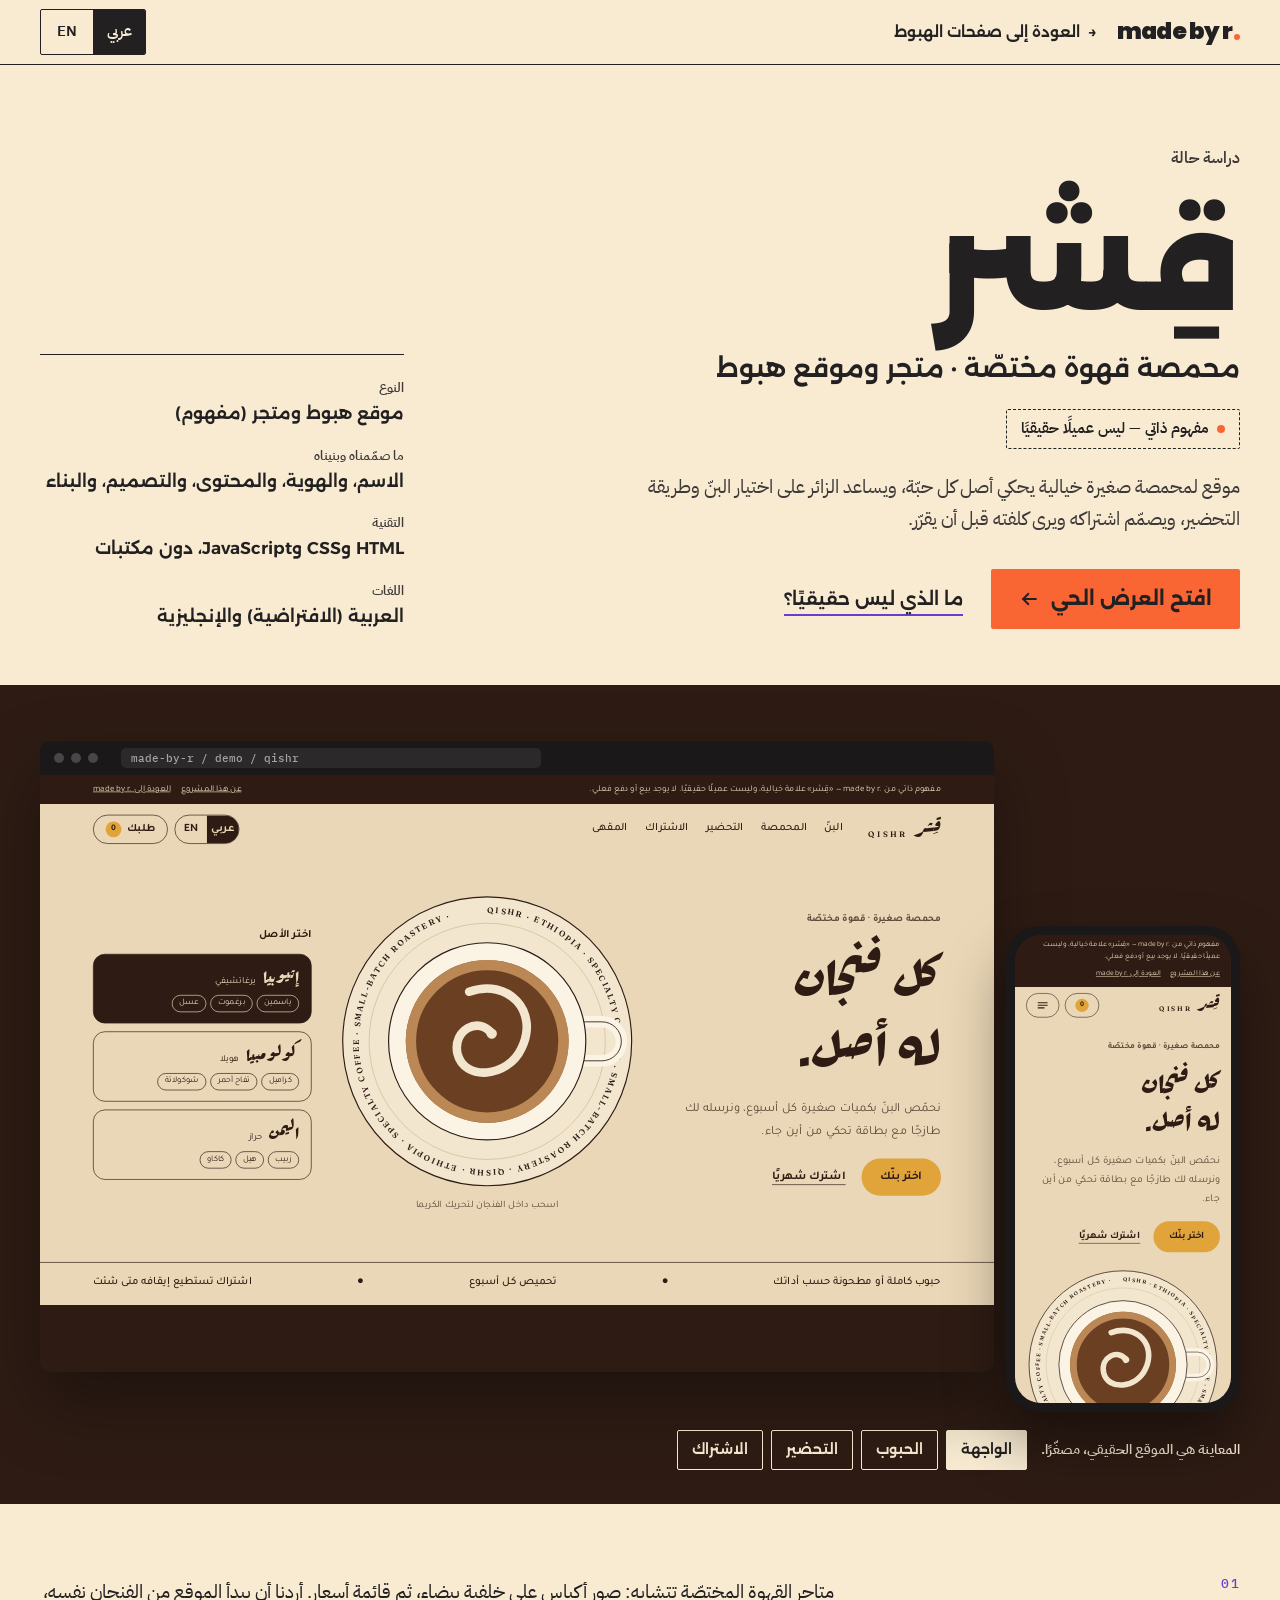
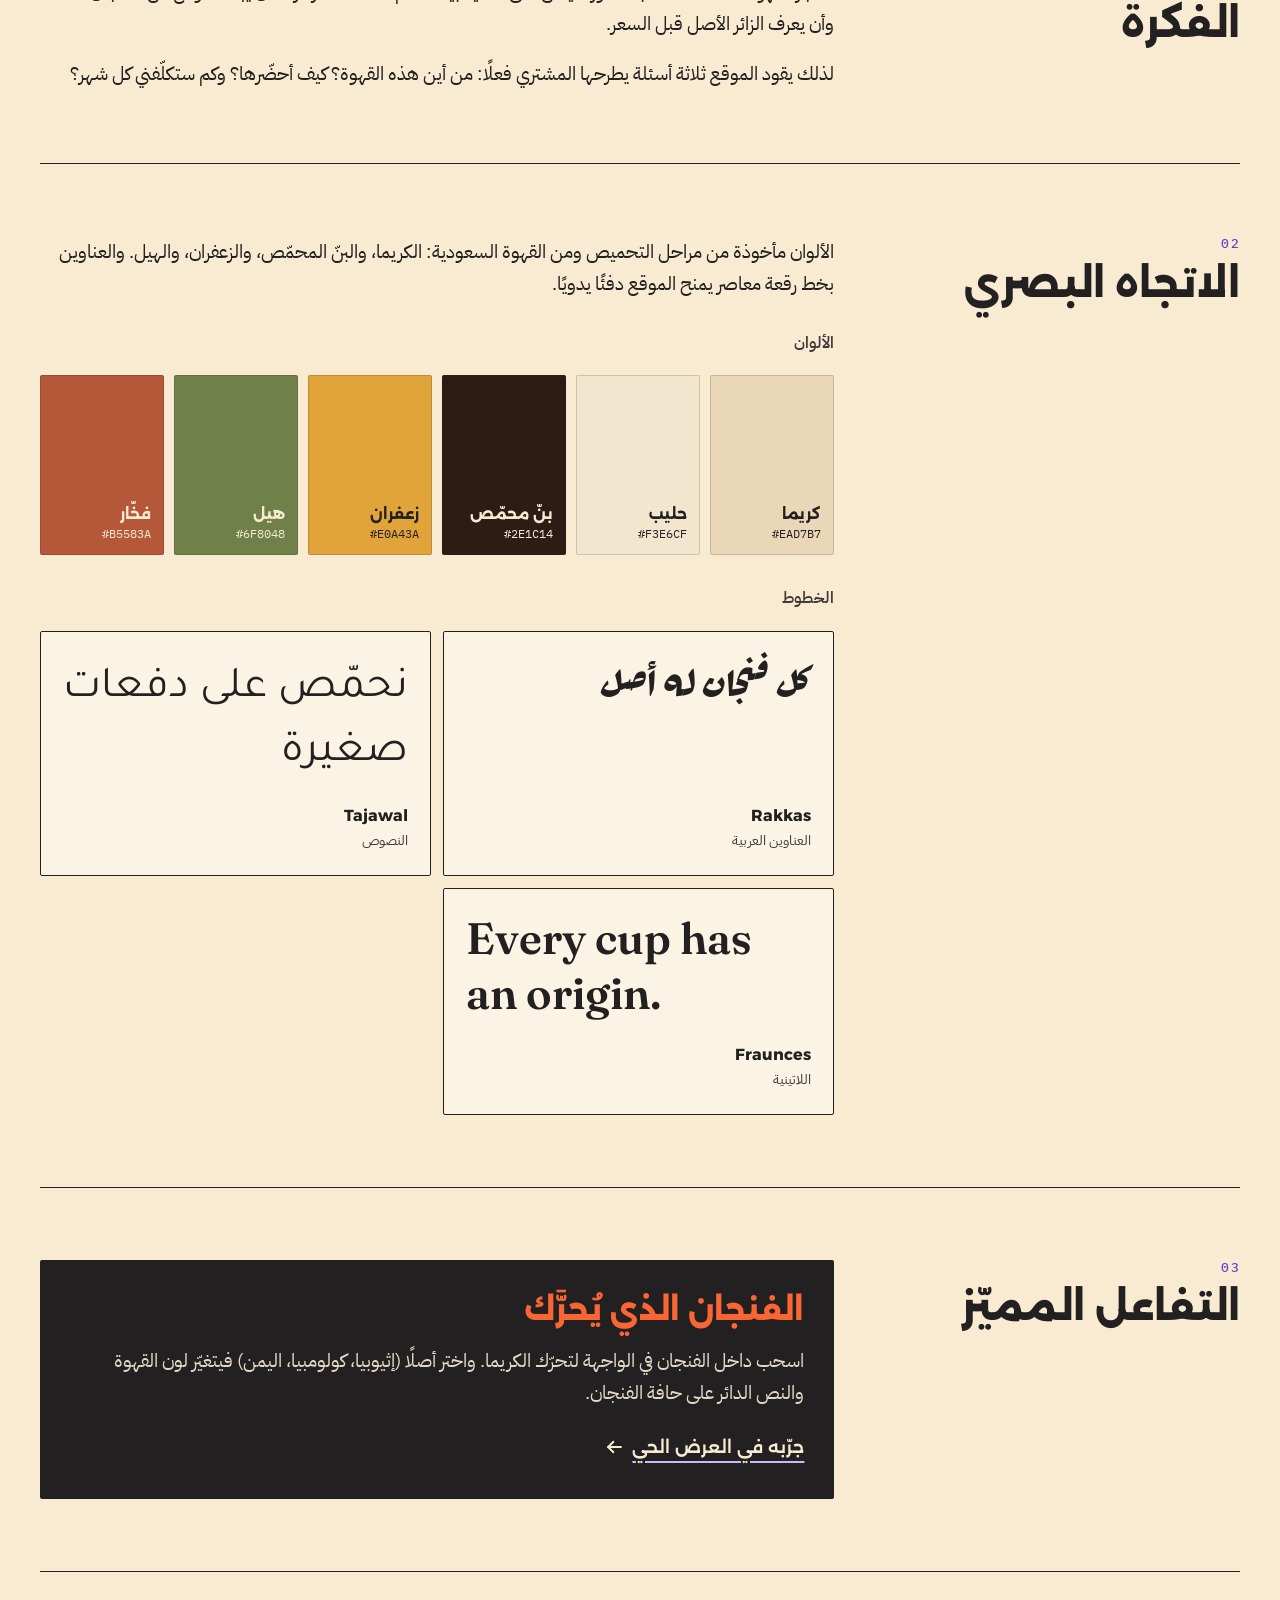
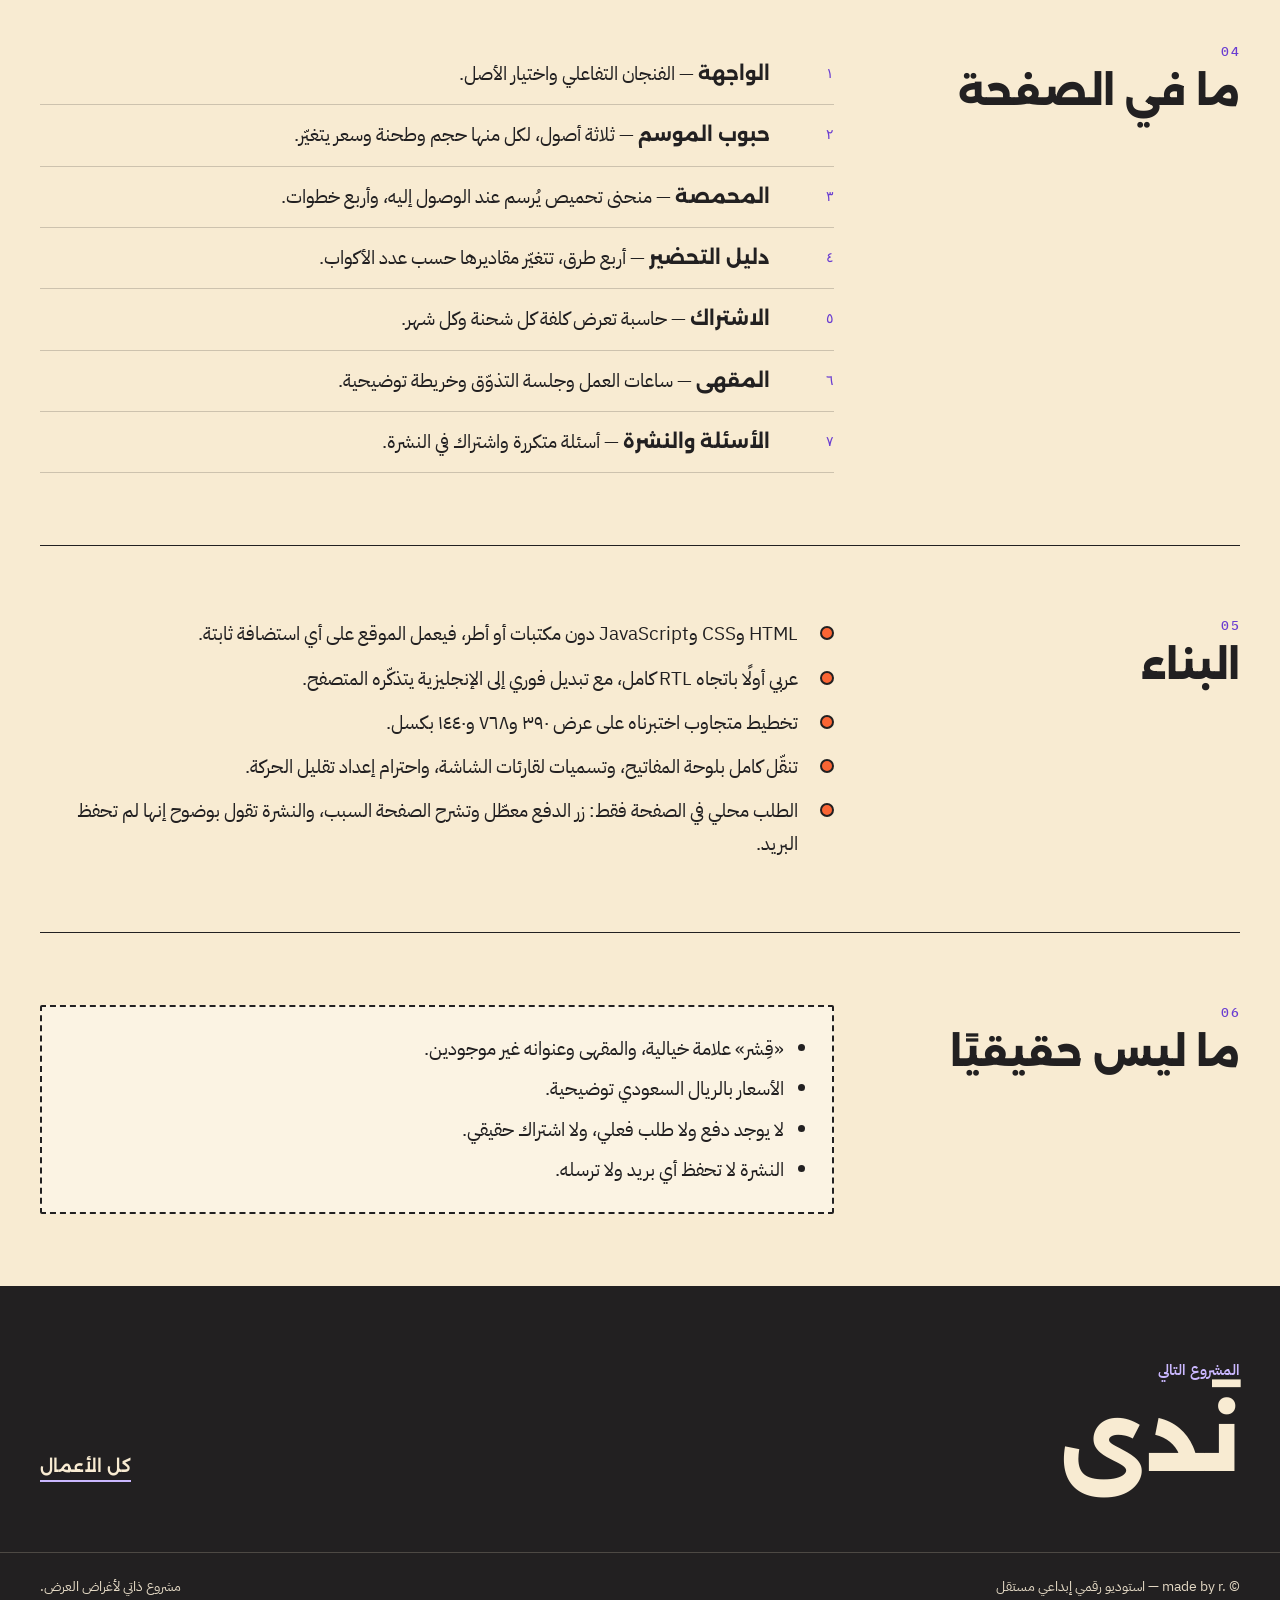
<file: work/qishr/index.html>
<!doctype html>
<html lang="ar" dir="rtl">
<head>
<meta charset="utf-8">
<link rel="icon" href="data:image/svg+xml,%3Csvg xmlns='http://www.w3.org/2000/svg' viewBox='0 0 32 32'%3E%3Crect width='32' height='32' rx='8' fill='%23222021'/%3E%3Ccircle cx='22' cy='21' r='4' fill='%23FA6534'/%3E%3C/svg%3E">
<meta name="viewport" content="width=device-width, initial-scale=1">
<title>قِشر — دراسة حالة · made by r.‎</title>
<meta name="description" content="موقع لمحمصة صغيرة خيالية يحكي أصل كل حبّة، ويساعد الزائر على اختيار البنّ وطريقة التحضير، ويصمّم اشتراكه ويرى كلفته قبل أن يقرّر.">
<meta name="theme-color" content="#F8EBD2">
<link rel="preconnect" href="https://fonts.googleapis.com"><link rel="preconnect" href="https://fonts.gstatic.com" crossorigin>
<link rel="stylesheet" href="https://fonts.googleapis.com/css2?family=Alexandria:wght@600;700;800&family=IBM+Plex+Sans+Arabic:wght@400;600&family=Poppins:wght@900&family=IBM+Plex+Mono:wght@500&family=Rakkas&family=Tajawal:wght@400;700&family=Fraunces:opsz,wght@9..144,600&display=swap">
<link rel="stylesheet" href="../../assets/mbr.css">
<link rel="stylesheet" href="../../assets/case.css">
</head>
<body>
<a class="skip" href="#main" data-i18n="skip">انتقل إلى المحتوى</a>
<header class="cs-bar">
<div class="wrap">
<a class="mark" href="../../index.html" aria-label="made by r.">made by r<i></i></a>
<a class="back" href="../../index.html#collection"><span aria-hidden="true" class="flip">→</span><span data-i18n="back">العودة إلى صفحات الهبوط</span></a>
<div class="lang" role="group" aria-label="اللغة / Language" style="margin-inline-start:auto"><button type="button" data-set-lang="ar" lang="ar" aria-pressed="true">عربي</button><button type="button" data-set-lang="en" lang="en" aria-pressed="false">EN</button></div>
</div>
</header>
<main id="main">
<section class="wrap cs-hero" aria-labelledby="cs-h">
<div>
<p class="eyebrow" data-i18n="eyebrow">دراسة حالة</p>
<h1 class="cs-name" id="cs-h" data-i18n="name">قِشر</h1>
<p class="cs-cat" data-i18n="cat">محمصة قهوة مختصّة · متجر وموقع هبوط</p>
<span class="cs-chip" data-i18n="chip">مفهوم ذاتي — ليس عميلًا حقيقيًا</span>
<p class="cs-desc" data-i18n="desc">موقع لمحمصة صغيرة خيالية يحكي أصل كل حبّة، ويساعد الزائر على اختيار البنّ وطريقة التحضير، ويصمّم اشتراكه ويرى كلفته قبل أن يقرّر.</p>
<div class="cs-cta"><a class="btn-primary" href="../../demo/qishr/index.html"><span data-i18n="live">افتح العرض الحي</span><svg class="arr" viewBox="0 0 24 24" aria-hidden="true"><path d="M4 12h15M13 6l6 6-6 6" fill="none" stroke="currentColor" stroke-width="2.4" stroke-linecap="square"/></svg></a><a class="link-2" href="#honest" data-i18n="notReal">ما الذي ليس حقيقيًا؟</a></div>
</div>
<dl class="cs-meta">
<div><dt data-i18n="mType">النوع</dt><dd data-i18n="typeV">موقع هبوط ومتجر (مفهوم)</dd></div>
<div><dt data-i18n="mRole">ما صمّمناه وبنيناه</dt><dd data-i18n="roleV">الاسم، والهوية، والمحتوى، والتصميم، والبناء</dd></div>
<div><dt data-i18n="mStack">التقنية</dt><dd data-i18n="stackV">HTML وCSS وJavaScript، دون مكتبات</dd></div>
<div><dt data-i18n="mLang">اللغات</dt><dd data-i18n="langV">العربية (الافتراضية) والإنجليزية</dd></div>
</dl>
</section>

<section class="cs-stage on-dark" style="background:#2E1C14;color:#F8EBD2" data-i18n-attr="aria-label:pvAria" aria-label="معاينة موقع قِشر">
<div class="wrap">
<div class="frames" inert aria-hidden="true">
<div class="browser"><div class="b-top"><i></i><i></i><i></i><span class="b-url">made-by-r / demo / qishr</span></div>
<div class="vp vp-d" data-w="1440" style="--pbg:#2E1C14"><div class="ph"><span style="font-family:Rakkas,serif;color:#EAD7B7">قِشر</span></div><iframe data-src="../../demo/qishr/index.html" data-offset="84" title="قِشر — desktop" tabindex="-1" loading="lazy"></iframe></div></div>
<div class="cs-phone"><div class="vp vp-m" data-w="390" style="--pbg:#2E1C14"><div class="ph" style="font-size:44px"><span style="font-family:Rakkas,serif;color:#EAD7B7">قِشر</span></div><iframe data-src="../../demo/qishr/index.html" data-offset="64" title="قِشر — mobile" tabindex="-1" loading="lazy"></iframe></div></div>
</div>
<div class="ptabs" role="group" data-i18n-attr="aria-label:pvL" aria-label="معاينة"><span data-i18n="pvNote">المعاينة هي الموقع الحقيقي، مصغّرًا.</span><button type="button" class="ptab" data-target="" aria-pressed="true" data-i18n="tTop">الواجهة</button><button type="button" class="ptab" data-target="beans" aria-pressed="false" data-i18n="tBeans">الحبوب</button><button type="button" class="ptab" data-target="brew" aria-pressed="false" data-i18n="tBrew">التحضير</button><button type="button" class="ptab" data-target="subscribe" aria-pressed="false" data-i18n="tSub">الاشتراك</button></div>
</div>
</section>

<div class="wrap">
<section class="cs-sec" aria-labelledby="l1"><h2 class="cs-label" id="l1"><small>01</small><span data-i18n="l1">الفكرة</span></h2><div class="cs-body"><p data-i18n="i1">متاجر القهوة المختصّة تتشابه: صور أكياس على خلفية بيضاء، ثم قائمة أسعار. أردنا أن يبدأ الموقع من الفنجان نفسه، وأن يعرف الزائر الأصل قبل السعر.</p><p data-i18n="i2">لذلك يقود الموقع ثلاثة أسئلة يطرحها المشتري فعلًا: من أين هذه القهوة؟ كيف أحضّرها؟ وكم ستكلّفني كل شهر؟</p></div></section>
<section class="cs-sec" aria-labelledby="l2"><h2 class="cs-label" id="l2"><small>02</small><span data-i18n="l2">الاتجاه البصري</span></h2><div class="cs-body"><p data-i18n="v1">الألوان مأخوذة من مراحل التحميص ومن القهوة السعودية: الكريما، والبنّ المحمّص، والزعفران، والهيل. والعناوين بخط رقعة معاصر يمنح الموقع دفئًا يدويًا.</p>
<h3 class="eyebrow" style="margin-top:12px" data-i18n="palH">الألوان</h3><div class="sw"><div style="background:#EAD7B7;color:#222021"><b data-i18n="c0">كريما</b><code>#EAD7B7</code></div><div style="background:#F3E6CF;color:#222021"><b data-i18n="c1">حليب</b><code>#F3E6CF</code></div><div style="background:#2E1C14;color:#F8EBD2"><b data-i18n="c2">بنّ محمّص</b><code>#2E1C14</code></div><div style="background:#E0A43A;color:#222021"><b data-i18n="c3">زعفران</b><code>#E0A43A</code></div><div style="background:#6F8048;color:#F8EBD2"><b data-i18n="c4">هيل</b><code>#6F8048</code></div><div style="background:#B5583A;color:#F8EBD2"><b data-i18n="c5">فخّار</b><code>#B5583A</code></div></div>
<h3 class="eyebrow" style="margin-top:12px" data-i18n="typeH">الخطوط</h3><div class="specs"><div class="spec"><div class="sample"><span style="font-family:Rakkas,serif">كل فنجان له أصل</span></div><div class="cap"><b>Rakkas</b><span data-i18n="sp0">العناوين العربية</span></div></div><div class="spec"><div class="sample"><span style="font-family:Tajawal,sans-serif">نحمّص على دفعات صغيرة</span></div><div class="cap"><b>Tajawal</b><span data-i18n="sp1">النصوص</span></div></div><div class="spec"><div class="sample"><span style="font-family:Fraunces,serif;font-weight:600" dir="ltr">Every cup has an origin.</span></div><div class="cap"><b>Fraunces</b><span data-i18n="sp2">اللاتينية</span></div></div></div></div></section>
<section class="cs-sec" aria-labelledby="l3"><h2 class="cs-label" id="l3"><small>03</small><span data-i18n="l3">التفاعل المميّز</span></h2><div class="cs-body"><div class="sig"><h3 data-i18n="sigH">الفنجان الذي يُحرَّك</h3><p data-i18n="sigP">اسحب داخل الفنجان في الواجهة لتحرّك الكريما. واختر أصلًا (إثيوبيا، كولومبيا، اليمن) فيتغيّر لون القهوة والنص الدائر على حافة الفنجان.</p><a class="link-c" href="../../demo/qishr/index.html"><span data-i18n="tryIt">جرّبه في العرض الحي</span><svg class="arr" viewBox="0 0 24 24" aria-hidden="true"><path d="M4 12h15M13 6l6 6-6 6" fill="none" stroke="currentColor" stroke-width="2.4" stroke-linecap="square"/></svg></a></div></div></section>
<section class="cs-sec" aria-labelledby="l4"><h2 class="cs-label" id="l4"><small>04</small><span data-i18n="l4">ما في الصفحة</span></h2><div class="cs-body"><ol class="list"><li><div><b data-i18n="s0t">الواجهة</b> — <span data-i18n="s0p">الفنجان التفاعلي واختيار الأصل.</span></div></li><li><div><b data-i18n="s1t">حبوب الموسم</b> — <span data-i18n="s1p">ثلاثة أصول، لكل منها حجم وطحنة وسعر يتغيّر.</span></div></li><li><div><b data-i18n="s2t">المحمصة</b> — <span data-i18n="s2p">منحنى تحميص يُرسم عند الوصول إليه، وأربع خطوات.</span></div></li><li><div><b data-i18n="s3t">دليل التحضير</b> — <span data-i18n="s3p">أربع طرق، تتغيّر مقاديرها حسب عدد الأكواب.</span></div></li><li><div><b data-i18n="s4t">الاشتراك</b> — <span data-i18n="s4p">حاسبة تعرض كلفة كل شحنة وكل شهر.</span></div></li><li><div><b data-i18n="s5t">المقهى</b> — <span data-i18n="s5p">ساعات العمل وجلسة التذوّق وخريطة توضيحية.</span></div></li><li><div><b data-i18n="s6t">الأسئلة والنشرة</b> — <span data-i18n="s6p">أسئلة متكررة واشتراك في النشرة.</span></div></li></ol></div></section>
<section class="cs-sec" aria-labelledby="l5"><h2 class="cs-label" id="l5"><small>05</small><span data-i18n="l5">البناء</span></h2><div class="cs-body"><ul class="checks"><li data-i18n="b1">HTML وCSS وJavaScript دون مكتبات أو أطر، فيعمل الموقع على أي استضافة ثابتة.</li><li data-i18n="b2">عربي أولًا باتجاه RTL كامل، مع تبديل فوري إلى الإنجليزية يتذكّره المتصفح.</li><li data-i18n="b3">تخطيط متجاوب اختبرناه على عرض ٣٩٠ و٧٦٨ و١٤٤٠ بكسل.</li><li data-i18n="b4">تنقّل كامل بلوحة المفاتيح، وتسميات لقارئات الشاشة، واحترام إعداد تقليل الحركة.</li><li data-i18n="b5">الطلب محلي في الصفحة فقط: زر الدفع معطّل وتشرح الصفحة السبب، والنشرة تقول بوضوح إنها لم تحفظ البريد.</li></ul></div></section>
<section class="cs-sec" id="honest" aria-labelledby="l6"><h2 class="cs-label" id="l6"><small>06</small><span data-i18n="l6">ما ليس حقيقيًا</span></h2><div class="cs-body"><div class="honest"><ul><li data-i18n="h0">«قِشر» علامة خيالية، والمقهى وعنوانه غير موجودين.</li><li data-i18n="h1">الأسعار بالريال السعودي توضيحية.</li><li data-i18n="h2">لا يوجد دفع ولا طلب فعلي، ولا اشتراك حقيقي.</li><li data-i18n="h3">النشرة لا تحفظ أي بريد ولا ترسله.</li></ul></div></div></section>
</div>
</main>
<nav class="cs-next" data-i18n-attr="aria-label:nextL" aria-label="المشروع التالي">
<div class="wrap">
<a class="big" href="../nada/index.html"><small data-i18n="nextL">المشروع التالي</small><span data-i18n="nextName">نَدى</span></a>
<a class="link-c" href="../../index.html#work" data-i18n="backAll">كل الأعمال</a>
</div>
</nav>
<footer class="cs-foot"><div class="wrap"><span data-i18n="foot">© made by r.‎ — استوديو رقمي إبداعي مستقل</span><span data-i18n="footNote">مشروع ذاتي لأغراض العرض.</span></div></footer>
<script src="../../assets/i18n.js"></script>
<script>I18N.init({ key: 'mbr-lang', en: {"skip": "Skip to content", "back": "Back to landing pages", "eyebrow": "Case study", "chip": "Self-initiated concept — not a real client", "live": "Open the live demo", "notReal": "What isn’t real?", "mType": "Type", "mRole": "What we designed and built", "mStack": "Technology", "mLang": "Languages", "roleV": "Name, identity, content, design and build", "stackV": "HTML, CSS and JavaScript, no libraries", "langV": "Arabic (default) and English", "pvL": "Preview", "pvNote": "The preview is the real site, scaled down.", "l1": "The idea", "l2": "Visual direction", "l3": "Signature interaction", "l4": "What’s on the page", "l5": "The build", "l6": "What isn’t real", "palH": "Colour", "typeH": "Type", "tryIt": "Try it in the live demo", "b1": "HTML, CSS and JavaScript with no libraries or frameworks, so it runs on any static host.", "b2": "Arabic first with full RTL, and an instant switch to English that the browser remembers.", "b3": "Responsive layout tested at 390, 768 and 1440 pixels wide.", "b4": "Full keyboard navigation, screen-reader labels, and respect for the reduced-motion setting.", "nextL": "Next project", "backAll": "All work", "foot": "© made by r. — independent creative digital studio", "footNote": "Self-initiated project for portfolio purposes.", "__title": "Qishr — case study · made by r.", "name": "Qishr", "cat": "Specialty coffee roastery · shop landing site", "desc": "A site for a fictional small-batch roastery. It tells each bean’s origin, helps visitors choose beans and a brew method, and lets them design a subscription and see its cost before deciding.", "typeV": "Landing site and shop (concept)", "i1": "Specialty coffee shops all look alike: bags on a white background, then a price list. We wanted the site to start from the cup itself, so visitors meet the origin before the price.", "i2": "So the site is led by three questions buyers actually ask: where is this coffee from, how do I brew it, and what will it cost me each month?", "v1": "The colours come from the roasting stages and from Saudi coffee: crema, roasted bean, saffron and cardamom. Headlines use a contemporary Ruq’ah face that gives the site a warm, hand-made feel.", "sigH": "The cup you can stir", "sigP": "Drag inside the cup in the hero to stir the crema. Pick an origin (Ethiopia, Colombia, Yemen) and the coffee colour and the text running around the rim change with it.", "b5": "The order lives only in the page: checkout is disabled and the page explains why, and the newsletter says plainly that it did not save the email.", "nextName": "Nada", "s0t": "Hero", "s0p": "The interactive cup and origin picker.", "s1t": "This season’s beans", "s1p": "Three origins, each with a size, a grind and a price that updates.", "s2t": "Roastery", "s2p": "A roast curve that draws as you reach it, and four steps.", "s3t": "Brew guide", "s3p": "Four methods whose amounts scale with the number of cups.", "s4t": "Subscription", "s4p": "A calculator showing the cost per delivery and per month.", "s5t": "Café", "s5p": "Opening hours, the tasting session and an illustrative map.", "s6t": "FAQ and newsletter", "s6p": "Frequently asked questions and a newsletter sign-up.", "h0": "“Qishr” is a fictional brand; the café and its address do not exist.", "h1": "Prices in SAR are illustrative.", "h2": "There is no payment, no real order and no real subscription.", "h3": "The newsletter does not save or send any email.", "tTop": "Hero", "tBeans": "Beans", "tBrew": "Brewing", "tSub": "Subscription", "c0": "Crema", "c1": "Milk", "c2": "Roast", "c3": "Saffron", "c4": "Cardamom", "c5": "Clay", "sp0": "Arabic headlines", "sp1": "Body text", "sp2": "Latin", "pvAria": "Preview of the Qishr site"} });</script>
<script src="../../assets/case.js"></script>
</body>
</html>
</file>
<file: assets/mbr.css>
/* made by r. — studio styles (shared by the homepage, case studies and the perfume showcase) */
:root{
  --cream:#F8EBD2;--ink:#222021;--ink2:#3E3A38;--orange:#FA6534;--purple:#6A3DD1;--lav:#CBB8FF;--mute:#E3D8C4;
  --display:'Alexandria','IBM Plex Sans Arabic',Tahoma,sans-serif;
  --text:'IBM Plex Sans Arabic',Tahoma,system-ui,sans-serif;
  --hand:'Playpen Sans Arabic','Shantell Sans',Tahoma,cursive;
  --mark:'Poppins',system-ui,sans-serif;
  --mono:'IBM Plex Mono',ui-monospace,monospace;
  --ls:0;--pad:40px;--max:1440px;
}
html[lang="en"]{--hand:'Shantell Sans',cursive;--ls:-0.02em}
*,*::before,*::after{box-sizing:border-box}
html{scroll-behavior:smooth;-webkit-text-size-adjust:100%;overflow-x:clip}
body{margin:0;background:var(--cream);color:var(--ink);font-family:var(--text);font-size:17px;line-height:1.7;-webkit-font-smoothing:antialiased;overflow-x:clip}
img,svg{display:block}
a{color:inherit}
button,input,select,textarea{font:inherit;color:inherit}
:focus-visible{outline:3px solid var(--ink);outline-offset:3px}
.on-dark :focus-visible,.band :focus-visible,.foot :focus-visible{outline-color:var(--lav)}
.sr-only{position:absolute;width:1px;height:1px;padding:0;margin:-1px;overflow:hidden;clip:rect(0,0,0,0);white-space:nowrap;border:0}
.skip{position:absolute;inset-inline-start:12px;top:-60px;z-index:100;padding:10px 16px;background:var(--ink);color:var(--cream);text-decoration:none;border-radius:2px}
.skip:focus{top:12px}
.wrap{width:100%;max-width:var(--max);margin:0 auto;padding-inline:var(--pad)}
.display{font-family:var(--display);font-weight:800;letter-spacing:var(--ls)}
.eyebrow{margin:0;font-size:16px;font-weight:600;color:var(--ink2)}
html[lang="en"] .eyebrow{font-family:var(--mono);font-size:13px;letter-spacing:.14em;text-transform:uppercase}
.dot-o{display:inline-block;width:.16em;height:.16em;margin-inline-start:.06em;border-radius:50%;background:var(--orange)}
.arr{width:20px;height:20px;flex:none}
[dir="rtl"] .arr{transform:scaleX(-1)}

/* header */
.top{position:sticky;top:0;z-index:40;background:var(--cream);transition:box-shadow .25s}
.top.scrolled{box-shadow:0 1px 0 rgba(34,32,33,.18)}
.top-in{display:flex;align-items:center;gap:32px;height:76px}
.mark{display:inline-flex;align-items:center;height:44px;direction:ltr;font-family:var(--mark);font-weight:900;font-size:23px;letter-spacing:-.04em;color:var(--ink);text-decoration:none}
.mark i{display:block;width:6px;height:6px;margin:9px 0 0 2px;border-radius:50%;background:var(--orange)}
.nav{display:flex;align-items:center;gap:22px;font-family:var(--display);font-weight:600;font-size:16px}
.navlink{position:relative;display:inline-flex;align-items:center;height:44px;padding:0 4px;text-decoration:none}
.navlink svg{position:absolute;left:-14px;top:0;width:calc(100% + 28px);height:100%;overflow:visible;pointer-events:none}
.circ{fill:none;stroke:var(--purple);stroke-width:2px;stroke-linecap:round;vector-effect:non-scaling-stroke;opacity:0;transform-origin:50% 50%;transform:scale(.92) rotate(-2deg);transition:opacity .3s,transform .45s cubic-bezier(.2,.8,.2,1)}
.navlink:hover .circ,.navlink:focus-visible .circ{opacity:1;transform:none}
.top-end{margin-inline-start:auto;display:flex;align-items:center;gap:12px}
.lang{display:flex;border:1.5px solid var(--ink);border-radius:2px;overflow:hidden}
.lang button{min-width:52px;height:44px;padding:0 12px;border:0;background:transparent;font-weight:600;font-size:15px;cursor:pointer}
.lang button[aria-pressed="true"]{background:var(--ink);color:var(--cream)}
.lang .l-ar{font-family:'IBM Plex Sans Arabic',Tahoma,sans-serif}.lang .l-en{font-family:var(--mono)}
.btn-ink{display:inline-flex;align-items:center;justify-content:center;gap:10px;min-height:44px;padding:0 18px;border:0;background:var(--ink);color:var(--cream);text-decoration:none;border-radius:2px;font-family:var(--display);font-weight:600;font-size:16px;cursor:pointer;transition:background .2s}
.btn-ink:hover{background:var(--purple);color:var(--cream)}
.btn-primary{display:inline-flex;align-items:center;justify-content:center;gap:12px;min-height:60px;padding:0 28px;border:0;background:var(--orange);color:var(--ink);text-decoration:none;border-radius:2px;font-family:var(--display);font-weight:700;font-size:19px;cursor:pointer;transition:background .2s,color .2s,transform .3s cubic-bezier(.2,.8,.2,1)}
.btn-primary:hover{background:var(--ink);color:var(--orange)}
.btn-xl{min-height:68px;padding:0 34px;font-size:21px}
.link-2{display:inline-flex;align-items:center;gap:8px;min-height:44px;font-family:var(--display);font-weight:600;font-size:18px;text-decoration:underline;text-decoration-color:var(--purple);text-decoration-thickness:2px;text-underline-offset:9px}
.link-2:hover{text-decoration-thickness:4px}
.link-c{display:inline-flex;align-items:center;gap:8px;min-height:44px;color:var(--cream);font-family:var(--display);font-weight:600;font-size:17px;text-decoration:underline;text-decoration-color:var(--lav);text-decoration-thickness:2px;text-underline-offset:8px}
.link-c:hover{color:var(--orange)}
.menu-btn{display:none;width:44px;height:44px;place-items:center;border:1.5px solid var(--ink);border-radius:2px;background:transparent;cursor:pointer}
.menu{position:fixed;inset:0;z-index:60;background:var(--ink);color:var(--cream);padding:12px var(--pad) 24px;display:flex;flex-direction:column}
.menu[hidden]{display:none}
.menu .mark{color:var(--cream)}
.menu-close{width:44px;height:44px;display:grid;place-items:center;border:1.5px solid var(--cream);border-radius:2px;background:transparent;color:var(--cream);cursor:pointer}
.mlink{display:flex;align-items:baseline;gap:14px;min-height:64px;padding:8px 0;color:var(--cream);text-decoration:none;border-bottom:1px solid rgba(248,235,210,.25);font-family:var(--display);font-weight:800;font-size:34px;letter-spacing:var(--ls)}
.mlink small{font-size:14px;color:var(--lav);min-width:28px;font-weight:600}
.mlink:hover{color:var(--orange)}
.dock{display:none}

/* hero + Orbit */
.hero-top{display:flex;justify-content:flex-start;padding-top:28px;position:relative;z-index:3}
html[lang="en"] .hero-top{justify-content:flex-end}
.h1box{max-width:840px;display:flex;flex-direction:column;gap:14px}
html[lang="en"] .h1box{width:52%}
.h1{margin:0;font-family:var(--display);font-weight:800;font-size:clamp(34px,4.1vw,62px);line-height:1.32}
html[lang="en"] .h1{font-size:clamp(36px,4.5vw,68px);line-height:1.04;letter-spacing:-.025em}
.h1 span{display:block}
.stage{position:relative;container-type:inline-size;display:grid;grid-template-columns:repeat(12,minmax(0,1fr));direction:ltr;margin-top:8px;margin-bottom:132px}
.paper{position:absolute;inset:-28px calc(var(--pad) * -1);pointer-events:none;background-image:linear-gradient(rgba(106,61,209,.14) 1px,transparent 1px),linear-gradient(90deg,rgba(106,61,209,.14) 1px,transparent 1px);background-size:28px 28px}
.wm{display:flex;align-items:baseline;font-family:var(--mark);font-weight:900;font-size:23cqw;line-height:.82;letter-spacing:-.045em;white-space:nowrap;color:var(--ink);position:relative;z-index:1;user-select:none;-webkit-user-select:none}
.wm-1{grid-column:1/9;grid-row:1;justify-self:start}
.wm-2{grid-column:5/13;grid-row:2;justify-self:end;padding-right:2.5cqw}
.lt{display:block}.gap{display:block;width:.2em}
.wdot{display:block;width:.19em;height:.19em;border-radius:50%;margin-left:.04em}
.cta-block{grid-column:1/6;grid-row:2;align-self:end;justify-self:start;z-index:3;width:100%;max-width:460px;padding-bottom:1cqw}
.sub{margin:0;font-size:18px;line-height:1.75;color:var(--ink2)}
.cta-row{display:flex;flex-wrap:wrap;align-items:center;gap:14px 28px;margin-top:24px}
.note-slot{grid-column:9/13;grid-row:1;position:relative;z-index:3}
.note{position:absolute;right:3%;top:14%;width:92%;max-width:320px;color:var(--purple);font-family:var(--hand);font-size:23px;line-height:1.4;transform:rotate(-4deg);display:flex;flex-direction:column;align-items:center;gap:2px;text-align:center;pointer-events:none}
.note svg{width:120px;height:46px;overflow:visible}
.note path{fill:none;stroke:var(--purple);stroke-width:2.2px;stroke-linecap:round;stroke-linejoin:round}
.ring{position:absolute;left:0;top:0;width:100%;height:100%;overflow:visible;pointer-events:none}
.ring-back{z-index:0}.ring-front{z-index:2}
.track{fill:none;stroke:var(--ink);stroke-opacity:.65;stroke-linecap:round;stroke-dasharray:1 9}
.prog{fill:none;stroke:var(--purple);stroke-linecap:round;stroke-linejoin:round}
.guide{fill:none;stroke:var(--purple);stroke-opacity:.55;stroke-width:1.25px;stroke-dasharray:6 7}
.tail{fill:none;stroke:var(--purple);stroke-linecap:round;stroke-dasharray:2 10}
.spark{position:absolute;z-index:5;width:64px;height:64px;margin:-32px 0 0 -32px;padding:0;border:0;border-radius:50%;background:transparent;cursor:grab;touch-action:none;-webkit-tap-highlight-color:transparent}
.spark:active{cursor:grabbing}
.spark .nudge{display:block;width:100%;height:100%}
.spark svg{width:100%;height:100%;overflow:visible}
.spark.nudging .nudge{animation:nudge 4.8s ease-in-out infinite}
@keyframes nudge{0%,78%,100%{transform:rotate(0) scale(1)}82%{transform:rotate(-16deg) scale(1.12)}86%{transform:rotate(12deg) scale(1.06)}90%{transform:rotate(-6deg) scale(1)}}
.olabel{position:absolute;z-index:4;transform:translate(-50%,-50%);font-family:var(--hand);font-size:18px;white-space:nowrap;pointer-events:none}
.hint{position:absolute;z-index:4;left:var(--hx,0);top:var(--hy,0);transform:translateX(-100%);display:flex;align-items:center;gap:10px;font-family:var(--hand);font-size:19px;color:var(--purple);white-space:nowrap;direction:ltr}
.hint .h-arr{width:44px;height:22px;overflow:visible}
.hint .h-arr path{fill:none;stroke:var(--purple);stroke-width:2px;stroke-linecap:round;stroke-linejoin:round}
.icon-btn{width:44px;height:44px;display:inline-grid;place-items:center;border:1.5px solid var(--ink);border-radius:2px;background:transparent;cursor:pointer;padding:0}
.icon-btn:hover{background:var(--ink);color:var(--cream)}

/* dark band + work */
.band{position:relative;background:var(--ink);color:var(--cream)}
.torn{position:absolute;left:0;top:-29px;width:100%;height:30px}
.tail2{position:absolute;top:-10px;width:0;height:60px;border-left:2px dashed var(--lav);transform:translateX(-1px);transition:opacity .4s}
.marker{position:absolute;top:44px;width:34px;height:34px;transform:translateX(-50%);transition:opacity .4s}
.sec-head{display:grid;grid-template-columns:repeat(auto-fit,minmax(min(440px,100%),1fr));gap:24px 64px;align-items:end;margin-bottom:52px}
.h2{margin:0;font-family:var(--display);font-weight:800;font-size:clamp(44px,6vw,96px);line-height:1.18;letter-spacing:var(--ls)}
.lede{margin:0;max-width:560px;font-size:18px;line-height:1.75;color:var(--ink2)}
.band .lede{color:var(--mute)}
.chip{display:inline-flex;align-items:center;height:30px;padding:0 10px;border:1px solid currentColor;border-radius:2px;font-size:13px;font-weight:600;white-space:nowrap}
.chip.live{color:var(--orange)}
.chip.concept{color:var(--lav);border-style:dashed}
.work-grid{display:grid;grid-template-columns:minmax(0,1fr) minmax(0,1.15fr);gap:56px}
.wk-list{margin:0;padding:0;list-style:none;border-top:1px solid rgba(248,235,210,.3)}
.wk-row{border-bottom:1px solid rgba(248,235,210,.3)}
.wk-btn{width:100%;display:grid;grid-template-columns:64px minmax(0,1fr) auto;align-items:center;gap:20px;min-height:100px;padding:18px 0;background:transparent;border:0;color:var(--cream);text-align:start;cursor:pointer}
.wk-num{font-family:var(--display);font-weight:800;font-size:34px;line-height:1;color:transparent;-webkit-text-stroke:1.2px var(--cream);transition:color .25s}
.wk-title{display:block;font-family:var(--display);font-weight:800;font-size:28px;line-height:1.35;letter-spacing:var(--ls);transition:color .25s}
.wk-cat{display:block;margin-top:4px;font-size:14px;color:var(--lav)}
.wk-row.on .wk-num{color:var(--cream)}
.wk-row.on .wk-title{color:var(--orange)}
.wk-more{display:none;flex-direction:column;align-items:flex-start;gap:10px;padding-bottom:24px;padding-inline-start:84px}
.wk-row.on .wk-more{display:flex;animation:fadeUp .35s both}
.wk-more p{margin:0;font-size:16px;line-height:1.7;color:var(--mute)}
.pv{position:sticky;top:96px;width:100%;aspect-ratio:4/3;overflow:hidden;border:1px solid rgba(248,235,210,.22)}
.pv[hidden]{display:none}
.pv:not([hidden]){animation:pvIn .5s cubic-bezier(.2,.8,.2,1) both}
@keyframes pvIn{from{opacity:0;transform:translateY(16px) scale(.985)}to{opacity:1;transform:none}}
@keyframes fadeUp{from{opacity:0;transform:translateY(8px)}to{opacity:1;transform:none}}
.fan{position:absolute;width:31%;aspect-ratio:5/7;padding:14px;display:flex;flex-direction:column;justify-content:space-between;overflow:hidden;box-shadow:0 18px 36px rgba(0,0,0,.35)}

/* featured AI */
.ai{background:#1E1A1D;color:#F5EFE6}
.ai-grid{display:grid;grid-template-columns:repeat(auto-fit,minmax(min(500px,100%),1fr));gap:64px;align-items:center;padding-block:128px}
.ai-h{margin:0;font-family:'El Messiri',serif;font-weight:700;font-size:clamp(38px,4.6vw,68px);line-height:1.45}
html[lang="en"] .ai-h{font-family:'Marcellus',serif;line-height:1.12}
.ai p{color:#E6DCCD}
.dims{display:flex;flex-wrap:wrap;gap:8px}
.dim{display:inline-flex;align-items:center;height:34px;padding:0 12px;border:1px solid rgba(245,239,230,.35);border-radius:17px;font-size:14px}
.btn-ivory{display:inline-flex;align-items:center;gap:10px;min-height:56px;padding:0 24px;background:#F5EFE6;color:#1E1A1D;text-decoration:none;border-radius:2px;font-weight:700;font-size:17px}
.btn-ivory:hover{background:#C8963E}
.phone{width:100%;max-width:400px;height:640px;margin-inline:auto;background:#151214;border:1px solid rgba(245,239,230,.2);border-radius:30px;padding:18px 16px 16px;display:flex;flex-direction:column;gap:12px;font-family:'Noto Naskh Arabic',serif}
.ph-top{display:flex;align-items:center;justify-content:space-between;padding:0 4px 10px;border-bottom:1px solid rgba(245,239,230,.14)}
.ph-log{flex:1;min-height:0;display:flex;flex-direction:column;justify-content:flex-end;gap:10px;overflow:hidden}
.b-user{align-self:flex-end;max-width:84%;padding:10px 14px;background:#C8963E;color:#1E1A1D;border-radius:16px 16px 16px 4px;font-size:15px;line-height:1.7;animation:fadeUp .35s both}
.b-bot{align-self:flex-start;max-width:90%;padding:10px 14px;background:#2E272B;color:#F5EFE6;border-radius:16px 16px 4px 16px;font-size:15px;line-height:1.7;animation:fadeUp .35s both}
.b-typing{align-self:flex-start;display:inline-flex;gap:5px;padding:14px 16px;background:#2E272B;border-radius:16px 16px 4px 16px}
.b-typing i{width:7px;height:7px;border-radius:50%;background:#F5EFE6;opacity:.4;animation:blink 1s infinite}
.b-typing i:nth-child(2){animation-delay:.15s}.b-typing i:nth-child(3){animation-delay:.3s}
@keyframes blink{50%{opacity:1}}
.p-card{align-self:flex-start;width:90%;background:#F5EFE6;color:#1E1A1D;border-radius:4px;padding:12px 14px;display:flex;flex-direction:column;gap:3px;animation:fadeUp .45s both}
.p-name{font-family:'El Messiri',serif;font-weight:700;font-size:19px;line-height:1.4}
.p-fam{font-size:12px;color:#6E4F1F}
.p-notes{font-size:13px;line-height:1.6}
.p-tag{align-self:flex-start;margin-top:4px;padding:1px 6px;border:1px dashed #6E4F1F;font-size:11px;color:#6E4F1F}
.ph-chips{display:flex;gap:8px;overflow-x:auto;scrollbar-width:none}
.ph-chip{flex:none;min-height:44px;padding:0 14px;border:1px solid rgba(245,239,230,.45);border-radius:22px;background:transparent;color:#F5EFE6;font-size:14px;cursor:pointer}
.ph-chip[aria-pressed="true"]{background:#F5EFE6;color:#1E1A1D}

/* collection */
.shelf{display:flex;gap:28px;overflow-x:auto;scroll-snap-type:x mandatory;padding:4px 2px 24px;scrollbar-color:var(--ink) transparent}
.pc{flex:0 0 400px;scroll-snap-align:start;display:flex;flex-direction:column;align-items:flex-start;gap:14px}
.poster{position:relative;width:400px;height:560px;overflow:hidden;display:block;text-decoration:none}
.scale{position:absolute;left:0;top:0;width:400px;height:560px;transform-origin:0 0}
.swirl{transition:transform 1.8s cubic-bezier(.2,.8,.2,1)}
.pc:hover .swirl{transform:rotate(220deg)}
.drop{transition:transform .9s cubic-bezier(.55,0,.8,.2),opacity .9s}
.pc:hover .drop{transform:translateY(120px);opacity:0}
.kh{font-weight:200;transition:font-weight .9s cubic-bezier(.2,.8,.2,1)}
.pc:hover .kh{font-weight:800}
.ctag{display:inline-flex;padding:3px 8px;border:1px dashed var(--ink2);font-size:12.5px;color:var(--ink2)}
.pc-actions{display:flex;flex-wrap:wrap;align-items:center;gap:4px 22px}
.pc h3{margin:0;font-family:var(--display);font-weight:800;font-size:26px;line-height:1.3;letter-spacing:var(--ls)}
.pc p{margin:0;font-size:16px;line-height:1.7;color:var(--ink2)}

/* services */
.sv{margin:0;padding:0;list-style:none}
.sv-item{border-top:1.5px solid var(--ink)}
.sv-item:last-child{border-bottom:1.5px solid var(--ink)}
.sv-btn{width:100%;min-height:128px;display:grid;grid-template-columns:140px minmax(0,1.25fr) minmax(0,1fr) 56px;align-items:center;gap:32px;padding:22px 0;border:0;background:transparent;text-align:start;cursor:pointer}
.sv-num{position:relative;font-family:var(--display);font-weight:800;font-size:80px;line-height:1;color:transparent;-webkit-text-stroke:1.6px var(--ink);transition:color .3s}
.sv-btn:hover .sv-num,.sv-item.open .sv-num{color:var(--ink)}
.sv-mark{position:absolute;top:-8px;inset-inline-end:4px;width:30px;height:30px;display:none}
.sv-item.open .sv-mark{display:block}
.sv-title{position:relative;justify-self:start;padding:4px 2px;font-family:var(--display);font-weight:800;font-size:clamp(24px,3vw,42px);line-height:1.3;letter-spacing:var(--ls)}
.sv-title svg{position:absolute;left:-24px;top:-14px;width:calc(100% + 48px);height:calc(100% + 28px);overflow:visible;pointer-events:none}
.sv-item.open .sv-title .circ,.sv-btn:hover .sv-title .circ{opacity:1;transform:none;stroke-width:2.5px}
.sv-vp{font-size:17px;line-height:1.7;color:var(--ink2)}
.plus{width:56px;height:56px;display:grid;place-items:center;border:1.5px solid var(--ink);border-radius:2px;transition:background .2s,color .2s}
.sv-btn:hover .plus{background:var(--ink);color:var(--cream)}
.plus .v{transition:opacity .2s}
.sv-item.open .plus .v{opacity:0}
.sv-panel{display:grid;grid-template-columns:140px 300px minmax(0,1fr) minmax(0,1fr);gap:32px;padding:4px 0 48px}
.sv-panel[hidden]{display:none}
.sv-panel h4{margin:0 0 10px;font-size:14px;font-weight:600;color:var(--ink2)}
.sv-panel ul{margin:0;padding:0;list-style:none}
.sv-panel li{padding:10px 0;border-bottom:1px solid rgba(34,32,33,.2);font-size:16px;line-height:1.5}
.il{width:100%;height:auto}
[dir="rtl"] .mir{transform:scaleX(-1)}
.il .ln{fill:none;stroke:var(--ink);stroke-width:2px;stroke-linejoin:round;stroke-linecap:round}
.il .dash{fill:none;stroke:var(--ink);stroke-width:1.5px;stroke-dasharray:5 5}
.il .ink{fill:var(--ink)}.il .org{fill:var(--orange);stroke:var(--ink);stroke-width:2px}
.il .pur{fill:none;stroke:var(--purple);stroke-width:2.5px;stroke-linecap:round;stroke-linejoin:round}
.il .cr{fill:var(--cream)}.il .crl{fill:none;stroke:var(--cream);stroke-width:2px;stroke-linecap:round}

/* philosophy */
.steps{position:relative;margin:80px 0 0;padding:0;list-style:none;display:grid;grid-template-columns:repeat(auto-fit,minmax(min(230px,100%),1fr));gap:40px}
.steps li{display:flex;flex-direction:column;gap:14px}
.step-n{width:56px;height:56px;border-radius:50%;background:var(--ink);border:2px solid var(--lav);display:grid;place-items:center;font-family:var(--display);font-weight:800;font-size:18px;color:var(--lav)}
.steps h3{margin:0;font-family:var(--display);font-weight:800;font-size:24px;line-height:1.35;letter-spacing:var(--ls)}
.steps p{margin:0;font-size:16px;line-height:1.75;color:var(--mute)}

/* start a project */
.cta-h{margin:0;font-family:var(--display);font-weight:800;font-size:clamp(60px,10vw,156px);line-height:1.2;letter-spacing:var(--ls)}
.circled{position:relative;display:inline-block}
.circled svg{position:absolute;left:-.28em;top:-.1em;width:calc(100% + .56em);height:calc(100% + .2em);overflow:visible;pointer-events:none}
.circled .circ{stroke-width:3px}
.circled.drawn .circ{opacity:1;transform:none;transition-duration:.9s}
.form{display:grid;grid-template-columns:repeat(2,minmax(0,1fr));gap:20px 28px;margin-top:48px;padding-top:40px;border-top:1.5px solid var(--ink)}
.field{display:flex;flex-direction:column;gap:8px}
.field.full{grid-column:1/-1}
.field label{font-weight:600;font-size:16px}
.field .opt{font-weight:400;color:var(--ink2)}
.field input,.field select,.field textarea{width:100%;min-height:52px;padding:12px 14px;border:1.5px solid var(--ink);border-radius:2px;background:#FBF3E3;font-size:16px}
.field textarea{min-height:150px;resize:vertical;line-height:1.7}
.field input:focus,.field select:focus,.field textarea:focus{outline:3px solid var(--purple);outline-offset:1px}
.field [aria-invalid="true"]{border-color:#B3261E;background:#FFF1EC}
.err{min-height:22px;font-size:14px;color:#9C1F17}
.hp{position:absolute;width:1px;height:1px;overflow:hidden;clip-path:inset(50%);white-space:nowrap}
.form-foot{grid-column:1/-1;display:flex;flex-wrap:wrap;align-items:center;gap:16px 28px}
.status{grid-column:1/-1;padding:18px 20px;border:1.5px solid var(--ink);background:#FBF3E3;font-size:16px;line-height:1.7}
.status[hidden]{display:none}
.status.ok{border-color:#2F6B3A}
.status .acts{display:flex;flex-wrap:wrap;gap:12px;margin-top:12px}

/* footer */
.foot{background:var(--ink);color:var(--cream)}
.foot a{color:var(--cream);text-decoration:none;min-height:44px;display:inline-flex;align-items:center}
.foot a:hover{color:var(--orange)}

/* responsive */
@media (max-width:1100px){
  .sv-btn{grid-template-columns:96px minmax(0,1fr) minmax(0,1fr) 56px;gap:20px}
  .sv-num{font-size:56px}
  .sv-panel{grid-template-columns:96px minmax(0,1fr) minmax(0,1fr);}
  .sv-panel .ill{display:none}
}
@media (max-width:860px){
  :root{--pad:20px}
  .nav,.top-end .lang,.top-end .btn-ink{display:none}
  .menu-btn{display:grid}
  .top-in{height:64px}
  .wm{font-size:27cqw}.wm-1{grid-column:1/12}.wm-2{grid-column:2/13}
  .stage{margin-bottom:40px}
  .cta-block{grid-column:1/13;grid-row:3;margin-top:84px;max-width:none}
  .note-slot{display:none}
  .h1box,html[lang="en"] .h1box{width:100%;max-width:100%}
  .hint{position:static;transform:none;grid-column:1/13;grid-row:4;margin-top:20px;font-size:17px;direction:inherit;flex-direction:row-reverse;justify-content:flex-end}
  html[dir="rtl"] .hint{flex-direction:row}
  .hint .h-arr{display:none}
  .olabel{font-size:14px}
  .spark{width:52px;height:52px;margin:-26px 0 0 -26px}
  .work-grid{grid-template-columns:minmax(0,1fr)}
  .pv{position:relative;top:0;order:-1}
  .wk-btn{grid-template-columns:40px minmax(0,1fr);min-height:80px}
  .wk-btn .chip{grid-column:2;justify-self:start;margin-top:-6px}
  .wk-num{font-size:24px}.wk-title{font-size:21px}
  .wk-more{padding-inline-start:60px}
  .ai-grid{padding-block:80px}
  .phone{height:560px}
  .pc{flex-basis:280px}
  .poster{width:280px;height:392px}
  .poster .scale{transform:scale(.7)}
  .sv-btn{grid-template-columns:52px minmax(0,1fr) 44px;gap:14px;min-height:88px}
  .sv-vp{display:none}.sv-num{font-size:34px}.plus{width:44px;height:44px}
  .sv-mark{width:20px;height:20px;top:-10px}
  .sv-panel{grid-template-columns:minmax(0,1fr);padding-inline-start:66px;gap:18px}
  .form{grid-template-columns:minmax(0,1fr)}
  .dock{display:block;position:fixed;left:0;right:0;bottom:0;z-index:30;padding:10px 16px calc(14px + env(safe-area-inset-bottom));background:var(--cream);border-top:1.5px solid var(--ink);transition:transform .3s}
  .dock .btn-primary{width:100%;min-height:56px}
  .dock.away{transform:translateY(110%)}
  body{padding-bottom:84px}
}
@media (prefers-reduced-motion:reduce){
  html{scroll-behavior:auto}
  *,*::before,*::after{animation-duration:.001ms!important;animation-iteration-count:1!important;transition-duration:.001ms!important}
}
</file>
<file: demo/khatt/style.css>
/* Khatt — variable-type playground (concept). Palette: void, paper, lime, cobalt. */
:root{
  --void:#0C0D0F;--ink2:#15171B;--line:#2A2D33;--paper:#F2F2EC;--soft:#C9CCD1;--grey:#8A9099;
  --lime:#D7FF3C;--cobalt:#3456FF;--lav:#7C8CFF;
  --d:"Handjet","Noto Sans Arabic",system-ui,sans-serif;--t:"Noto Sans Arabic",system-ui,sans-serif;--m:"JetBrains Mono",ui-monospace,Menlo,monospace;
  --w:560;--g:1.2;--s:3
}
*,*::before,*::after{box-sizing:border-box}
html{scroll-behavior:smooth;overflow-x:clip}
[id]{scroll-margin-top:72px}
body{margin:0;background:var(--void);color:var(--paper);font-family:var(--t);font-size:18px;line-height:1.7;-webkit-font-smoothing:antialiased}
a{color:inherit}
:focus-visible{outline:2px solid var(--lime);outline-offset:3px}
.sr{position:absolute;width:1px;height:1px;overflow:hidden;clip-path:inset(50%);white-space:nowrap}
.skip{position:absolute;inset-inline-start:12px;top:-80px;z-index:100;background:var(--lime);color:var(--void);padding:10px 16px;border-radius:8px;font-weight:700}
.skip:focus{top:12px}
.w{max-width:1360px;margin-inline:auto;padding-inline:40px}
.mono{font-family:var(--m)}
.vf{font-variation-settings:"wght" var(--w),"ELGR" var(--g),"ELSH" var(--s)}

/* ribbon + header */
.ribbon{background:var(--lime);color:var(--void);font-size:14px;line-height:1.5}
.ribbon .w{display:flex;flex-wrap:wrap;justify-content:space-between;gap:4px 24px;padding-block:8px}
.ribbon a{font-weight:700}
.hd{position:sticky;top:0;z-index:40;background:rgba(12,13,15,.88);backdrop-filter:blur(8px);border-bottom:1px solid var(--line)}
.hd .w{display:flex;align-items:center;gap:36px;height:72px}
.logo{display:flex;align-items:baseline;gap:10px;text-decoration:none}
.logo b{font-family:var(--d);font-size:42px;font-weight:800;line-height:1;font-variation-settings:"wght" 800,"ELGR" 1,"ELSH" 0}
.logo i{font-style:normal;font-family:var(--m);font-size:12px;color:var(--lime);letter-spacing:.24em}
.nav{display:flex;gap:28px}
.nav a{text-decoration:none;color:var(--grey);font-size:17px;padding-block:10px}
.nav a:hover{color:var(--paper)}
.end{margin-inline-start:auto;display:flex;align-items:center;gap:10px}
.lang{display:inline-flex;border:1px solid var(--line);border-radius:8px;overflow:hidden}
.lang button{min-width:46px;min-height:42px;border:0;background:transparent;color:var(--grey);font:inherit;font-size:15px;cursor:pointer}
.lang button[aria-pressed="true"]{background:var(--paper);color:var(--void)}
.btn{display:inline-flex;align-items:center;justify-content:center;gap:8px;min-height:48px;padding:0 22px;border:0;border-radius:8px;background:var(--lime);color:var(--void);font:inherit;font-weight:700;font-size:17px;text-decoration:none;cursor:pointer;transition:transform .2s}
.btn:hover{transform:translateY(-2px)}
.ghost{display:inline-flex;align-items:center;justify-content:center;gap:8px;min-height:48px;padding:0 18px;border:1px solid var(--line);border-radius:8px;background:transparent;color:var(--paper);font:inherit;font-size:16px;text-decoration:none;cursor:pointer}
.ghost:hover{border-color:var(--paper)}
.menu-btn{display:none;padding:0 12px}
.mnav{position:fixed;inset:0;z-index:70;background:var(--void);padding:14px 22px 28px;display:flex;flex-direction:column;overflow:auto}
.mnav[hidden]{display:none}
.mnav a{min-height:64px;display:flex;align-items:center;border-bottom:1px solid var(--line);font-family:var(--d);font-size:42px;text-decoration:none;font-variation-settings:"wght" 600,"ELGR" 1,"ELSH" 0}

/* hero */
.hero-top{display:grid;grid-template-columns:minmax(0,1.1fr) minmax(0,.9fr);gap:20px 64px;align-items:end;padding-block:56px 32px}
.ey{margin:0;font-family:var(--m);font-size:13px;color:var(--lime);letter-spacing:.12em}
html[lang="ar"] .ey,html[lang="ar"] .lbl,html[lang="ar"] .hint,html[lang="ar"] .save,html[lang="ar"] .lock{font-family:var(--t);letter-spacing:0;font-size:14px}
h1{margin:14px 0 0;font-family:var(--d);font-weight:700;font-size:clamp(54px,6.6vw,108px);line-height:.98;font-variation-settings:"wght" 700,"ELGR" 1,"ELSH" 0;text-wrap:balance}
.lead{margin:0;color:var(--soft);font-size:19px;max-width:540px}
.stage{position:relative;height:clamp(360px,60vh,620px);border-block:1px solid var(--line);direction:ltr;overflow:hidden;cursor:crosshair;touch-action:pan-y;
  background-image:linear-gradient(rgba(52,86,255,.18) 1px,transparent 1px),linear-gradient(90deg,rgba(52,86,255,.18) 1px,transparent 1px);background-size:48px 48px;background-position:center}
.word{position:absolute;inset:28px 0 0 56px;margin:0;display:grid;place-items:center;user-select:none;-webkit-user-select:none}
.word span{font-family:var(--d);font-size:var(--fs,300px);line-height:1;white-space:nowrap;color:var(--paper);font-variation-settings:"wght" var(--w),"ELGR" var(--g),"ELSH" var(--s);transition:font-variation-settings .16s linear}
.cross{position:absolute;inset:0;pointer-events:none;opacity:0;transition:opacity .2s}
.stage.live .cross,.stage.locked .cross{opacity:1}
.cx{position:absolute;top:0;bottom:0;left:calc(var(--px,.58) * 100%);width:1px;background:var(--lime);opacity:.75}
.cy{position:absolute;left:0;right:0;top:calc(var(--py,.19) * 100%);height:1px;background:var(--lime);opacity:.75}
.ruler{position:absolute;font-family:var(--m);font-size:11px;color:var(--grey);pointer-events:none;background:rgba(12,13,15,.78);line-height:1.2}
.rx{top:0;left:56px;right:0;height:28px;display:flex;justify-content:space-between;align-items:center;padding:0 12px;border-bottom:1px solid var(--line)}
.ry{top:28px;bottom:0;left:0;width:56px;display:flex;flex-direction:column;justify-content:space-between;align-items:center;padding:6px 4px 30px;border-right:1px solid var(--line)}
.corner{top:0;left:0;width:56px;height:28px;display:grid;place-items:center;border-right:1px solid var(--line);border-bottom:1px solid var(--line)}
.ruler b{color:var(--lime);font-weight:600}
.tag{position:absolute;bottom:12px;font-family:var(--m);font-size:12px;padding:5px 10px;border-radius:4px;pointer-events:none}
.hint{left:68px;color:var(--grey);background:rgba(12,13,15,.78)}
.lock{right:14px;background:var(--lime);color:var(--void);font-weight:600}
.lock[hidden]{display:none}

.console{display:grid;grid-template-columns:minmax(0,1.25fr) auto minmax(0,1fr);gap:28px 36px;align-items:start;padding-block:30px 80px}
.lbl{display:block;font-family:var(--m);font-size:12px;color:var(--grey);letter-spacing:.08em;margin-bottom:8px}
.field input{width:100%;min-height:58px;padding:0 18px;background:var(--ink2);border:1px solid var(--line);border-radius:8px;color:var(--paper);font-family:var(--d);font-size:32px;font-variation-settings:"wght" 500,"ELGR" 1,"ELSH" 0}
.field input:hover{border-color:var(--grey)}
.presets{display:flex;flex-wrap:wrap;gap:8px;margin-top:16px}
.chip{min-height:42px;padding:0 15px;border:1px solid var(--line);border-radius:999px;background:transparent;color:var(--paper);font:inherit;font-size:15px;cursor:pointer}
.chip:hover{border-color:var(--grey)}
.chip[aria-pressed="true"]{border-color:var(--lime);color:var(--lime)}
.pad{position:relative;width:210px;height:170px;border:1px solid var(--line);border-radius:8px;cursor:crosshair;touch-action:none;direction:ltr;background-color:var(--ink2);
  background-image:linear-gradient(rgba(138,144,153,.14) 1px,transparent 1px),linear-gradient(90deg,rgba(138,144,153,.14) 1px,transparent 1px);background-size:21px 17px}
.pad:focus-visible{outline-offset:4px}
.knob{position:absolute;width:22px;height:22px;margin:-11px 0 0 -11px;border-radius:50%;background:var(--lime);left:calc(var(--px,.58) * 100%);top:calc(var(--py,.19) * 100%);box-shadow:0 0 0 7px rgba(215,255,60,.16);pointer-events:none}
.pad-l{display:flex;justify-content:space-between;margin-top:6px;font-family:var(--m);font-size:11px;color:var(--grey);direction:ltr}
.tele{margin:0;display:grid;grid-template-columns:auto minmax(0,1fr) auto;gap:10px 14px;align-items:center;font-family:var(--m);font-size:13px}
.tele dt{color:var(--grey)}
.tele dd{margin:0}
.tele .v{color:var(--paper);direction:ltr;min-width:44px;text-align:end}
.bar{height:3px;background:var(--line);position:relative;direction:ltr}
.bar i{position:absolute;inset-block:0;left:0;width:calc(var(--v,0) * 100%);background:var(--lime)}
.actions{display:flex;flex-wrap:wrap;gap:10px;align-items:center;margin-top:20px}
.status{margin:10px 0 0;min-height:1.6em;font-size:15px;color:var(--lime)}

.marquee{overflow:hidden;border-block:1px solid var(--line);background:var(--cobalt);direction:ltr}
.track{display:flex;width:max-content;animation:mq 46s linear infinite}
.track span{font-family:var(--d);font-size:46px;line-height:1.3;padding:8px 28px;white-space:nowrap;font-variation-settings:"wght" 500,"ELGR" 1,"ELSH" 0}
.track span:nth-child(3n+2){color:var(--lime)}
@keyframes mq{to{transform:translateX(-50%)}}

/* sections */
.sec{padding-block:120px}
.h2{margin:0;font-family:var(--d);font-weight:700;font-size:clamp(48px,5.6vw,92px);line-height:1;font-variation-settings:"wght" 700,"ELGR" 1,"ELSH" 0;text-wrap:balance}
.sub{color:var(--soft);max-width:580px;margin:18px 0 0}
.head{display:grid;grid-template-columns:minmax(0,1fr) minmax(0,1fr);gap:20px 64px;align-items:end;margin-bottom:56px}
.feat{display:grid;grid-template-columns:minmax(0,.8fr) minmax(0,1.2fr);gap:32px 72px;padding-block:56px;border-top:1px solid var(--line);align-items:center}
.feat:nth-of-type(even) .panel{order:-1}
.num{display:inline-block;direction:ltr;unicode-bidi:isolate;font-family:var(--m);font-size:13px;color:var(--lime);letter-spacing:.08em}
.feat h3{margin:10px 0 12px;font-family:var(--d);font-size:46px;line-height:1.05;font-weight:600;font-variation-settings:"wght" 600,"ELGR" 1,"ELSH" 0}
.feat p{margin:0;color:var(--soft)}
.panel{background:var(--ink2);border:1px solid var(--line);border-radius:12px;padding:28px;min-width:0}
.spec{margin:0 0 22px;font-family:var(--d);font-size:clamp(64px,8vw,132px);line-height:1.08;text-align:center;overflow:hidden;white-space:nowrap}
.sl{display:grid;grid-template-columns:96px minmax(0,1fr) 52px;gap:14px;align-items:center;font-family:var(--m);font-size:13px;direction:ltr;color:var(--grey)}
.sl+.sl{margin-top:6px}
.sl input{width:100%;height:36px;accent-color:var(--lime);cursor:pointer}
.sl output{color:var(--paper);text-align:end}
.moving{display:flex;flex-wrap:wrap;justify-content:center;align-items:center;gap:0 .32em;min-height:2.6em;margin:0 0 20px;font-family:var(--d);font-size:clamp(44px,4.8vw,78px);line-height:1.2}
.moving span{display:inline-block;font-variation-settings:"wght" 500,"ELGR" 1,"ELSH" 0}
.m-pulse span{animation:pulse 1.8s ease-in-out infinite}
.m-wave span{animation:wave 1.9s ease-in-out infinite;animation-delay:calc(var(--i) * .2s)}
.m-write span{animation:write 2.6s cubic-bezier(.6,0,.3,1) infinite;animation-delay:calc(var(--i) * .35s)}
html[dir="ltr"] .m-write span{animation-name:writeL}
@keyframes pulse{0%,100%{font-variation-settings:"wght" 200,"ELGR" 1,"ELSH" 0}50%{font-variation-settings:"wght" 900,"ELGR" 1.6,"ELSH" 6}}
@keyframes wave{0%,100%{transform:translateY(0);font-variation-settings:"wght" 300,"ELGR" 1,"ELSH" 0}50%{transform:translateY(-.14em);font-variation-settings:"wght" 900,"ELGR" 1.4,"ELSH" 8}}
@keyframes write{0%{clip-path:inset(0 0 0 100%)}55%,85%{clip-path:inset(0 0 0 0)}100%{clip-path:inset(0 100% 0 0)}}
@keyframes writeL{0%{clip-path:inset(0 100% 0 0)}55%,85%{clip-path:inset(0 0 0 0)}100%{clip-path:inset(0 0 0 100%)}}
.rm-note{margin:10px 0 0;font-size:14px;color:var(--grey)}
.rm-note[hidden]{display:none}
pre{margin:0 0 16px;padding:22px;background:#08090A;border:1px solid var(--line);border-radius:8px;overflow:auto;direction:ltr;text-align:left;font-family:var(--m);font-size:14px;line-height:1.75;color:var(--soft);white-space:pre-wrap;word-break:break-all}
.k-c{color:var(--grey)}.k-p{color:var(--lav)}.k-v{color:var(--lime)}

.how{list-style:none;margin:0;padding:0;display:grid;grid-template-columns:repeat(3,minmax(0,1fr));border-top:1px solid var(--line)}
.how li{padding:36px 32px 44px;border-inline-start:1px solid var(--line)}
.how li:first-child{border-inline-start:0;padding-inline-start:0}
.big{display:block;font-family:var(--d);font-size:132px;line-height:.9;color:var(--lime);font-variation-settings:"wght" 200,"ELGR" 1,"ELSH" 0;transition:font-variation-settings .5s}
.how li:hover .big{font-variation-settings:"wght" 900,"ELGR" 1.5,"ELSH" 6}
.how h3{margin:18px 0 8px;font-family:var(--d);font-size:38px;line-height:1.1;font-weight:600;font-variation-settings:"wght" 600,"ELGR" 1,"ELSH" 0}
.how p{margin:0;color:var(--soft)}

.wall{display:grid;grid-template-columns:repeat(6,minmax(0,1fr));grid-auto-rows:156px;grid-auto-flow:dense;gap:12px}
.tile{position:relative;min-width:0;border:1px solid var(--line);border-radius:10px;background:var(--ink2);color:var(--paper);cursor:pointer;overflow:hidden;display:grid;place-items:center;padding:16px 16px 30px;font:inherit;transition:border-color .2s,transform .3s}
.tile:hover{border-color:var(--lime);transform:translateY(-3px)}
.tw{font-family:var(--d);font-size:var(--tf,64px);line-height:1;white-space:nowrap;font-variation-settings:"wght" var(--tw),"ELGR" var(--tg),"ELSH" var(--ts);transition:font-variation-settings .5s}
.tile:hover .tw{font-variation-settings:"wght" var(--hw,900),"ELGR" var(--tg),"ELSH" var(--hs,8)}
.tmeta{position:absolute;inset-inline-start:12px;bottom:9px;font-family:var(--m);font-size:11px;color:var(--grey);direction:ltr;unicode-bidi:isolate}
.t-a{grid-column:span 3;grid-row:span 2;background:var(--paper);color:var(--void)}
.t-a .tmeta{color:#555A62}
.t-c{grid-row:span 2}
.t-f{grid-column:span 2;grid-row:span 2}
.t-2{grid-column:span 2}
.t-blue{background:var(--cobalt);border-color:var(--cobalt)}.t-blue .tmeta{color:#DCE2FF}
.t-lime{background:var(--lime);color:var(--void);border-color:var(--lime)}.t-lime .tmeta{color:#3B4210}
.t-lime:hover,.t-a:hover{border-color:var(--paper)}

.toggle{display:inline-flex;border:1px solid var(--line);border-radius:999px;padding:4px}
.toggle button{min-height:42px;padding:0 20px;border:0;border-radius:999px;background:transparent;color:var(--grey);font:inherit;font-size:16px;cursor:pointer}
.toggle button[aria-pressed="true"]{background:var(--paper);color:var(--void)}
.plans{display:grid;grid-template-columns:repeat(3,minmax(0,1fr));margin-top:40px;border:1px solid var(--line);border-radius:12px;overflow:hidden}
.plan{padding:34px 32px;border-inline-start:1px solid var(--line);display:flex;flex-direction:column;gap:14px}
.plan:first-child{border-inline-start:0}
.plan.hot{background:var(--lime);color:var(--void);border-color:var(--lime)}
.plan h3{margin:0;font-family:var(--d);font-size:40px;line-height:1;font-weight:600;font-variation-settings:"wght" 600,"ELGR" 1,"ELSH" 0}
.plan .pd{margin:0;color:var(--soft);font-size:16px}
.plan.hot .pd{color:#2F3410}
.amt{display:flex;align-items:baseline;gap:8px;margin:8px 0 4px}
.amt b{font-family:var(--d);font-size:80px;line-height:.9;font-weight:700;font-variation-settings:"wght" 700,"ELGR" 1,"ELSH" 0}
.amt span{font-size:15px;color:var(--grey)}
.plan.hot .amt span{color:#2F3410}
.plan ul{list-style:none;margin:0 0 8px;padding:0;display:flex;flex-direction:column;gap:8px;font-size:16px;flex:1}
.plan li{display:flex;gap:10px}
.plan li::before{content:"+";font-family:var(--m);color:var(--lime)}
.plan.hot li::before{color:var(--void)}
.plan.hot .btn{background:var(--void);color:var(--lime)}
.plan .ghost{align-self:stretch}
.save{font-family:var(--m);font-size:12px;color:var(--lime);margin-inline-start:10px}
.note{margin:16px 0 0;font-size:14px;color:var(--grey)}

.faq{max-width:980px}
.faq details{border-top:1px solid var(--line)}
.faq details:last-child{border-bottom:1px solid var(--line)}
.faq summary{min-height:74px;display:flex;align-items:center;justify-content:space-between;gap:16px;font-size:21px;cursor:pointer;list-style:none}
.faq summary::-webkit-details-marker{display:none}
.faq summary::after{content:"+";font-family:var(--m);font-size:22px;color:var(--lime)}
.faq details[open] summary::after{content:"−"}
.faq p{margin:0 0 26px;color:var(--soft);max-width:760px}

.wl{background:var(--lime);color:var(--void)}
.wl .ey{color:var(--void)}
.wl :focus-visible{outline-color:var(--void)}
.wl form{display:grid;grid-template-columns:minmax(0,1.4fr) minmax(0,1fr) auto;gap:12px;margin-top:34px;max-width:1000px}
.wl input,.wl select{width:100%;min-height:58px;padding:0 18px;border:1.5px solid var(--void);border-radius:8px;background:rgba(255,255,255,.35);color:var(--void);font:inherit;font-size:18px}
.wl input::placeholder{color:#4A5216}
html[dir="rtl"] .wl input:placeholder-shown{direction:rtl}
.wl .btn{background:var(--void);color:var(--lime);min-height:58px}
.wl .lbl{color:#2F3410}
.msg{min-height:1.6em;margin:16px 0 0;font-weight:600}

.ft{border-top:1px solid var(--line);font-size:15px;color:var(--grey)}
.ft .w{display:flex;flex-wrap:wrap;align-items:center;justify-content:space-between;gap:12px 28px;padding-block:30px}
.toast{position:fixed;left:50%;bottom:24px;z-index:95;transform:translateX(-50%);padding:12px 22px;border-radius:8px;background:var(--paper);color:var(--void);font-size:16px;font-weight:600;max-width:calc(100% - 40px);text-align:center}
.toast[hidden]{display:none}

@media (max-width:1100px){
  .nav{display:none}.menu-btn{display:inline-flex}
  .console{grid-template-columns:minmax(0,1fr) auto}
  .console>.tele-wrap{grid-column:1/-1}
  .feat{grid-template-columns:minmax(0,1fr)}
  .feat:nth-of-type(even) .panel{order:0}
  .wall{grid-template-columns:repeat(4,minmax(0,1fr))}
  .t-a{grid-column:span 4}
}
@media (max-width:760px){
  .w{padding-inline:20px}
  .hd .w{height:64px;gap:10px}
  .end .lang{display:none}
  .end .btn{min-height:44px;padding:0 14px;font-size:15px}
  .hero-top,.head{grid-template-columns:minmax(0,1fr)}
  .hero-top{padding-block:36px 24px}
  .stage{height:clamp(300px,52vh,440px)}
  .word{inset:28px 0 0 40px}
  .ry,.corner{width:40px}.rx{left:40px}.hint{left:50px}
  .console{grid-template-columns:minmax(0,1fr)}
  .pad{width:100%;height:170px}
  .sec{padding-block:84px}
  .head{margin-bottom:36px}
  .feat{padding-block:44px}
  .panel{padding:20px}
  .sl{grid-template-columns:80px minmax(0,1fr) 44px;gap:10px}
  .how{grid-template-columns:minmax(0,1fr)}
  .how li{border-inline-start:0;border-top:1px solid var(--line);padding-inline:0}
  .how li:first-child{border-top:0}
  .big{font-size:104px}
  .wall{grid-template-columns:repeat(2,minmax(0,1fr));grid-auto-rows:150px}
  .tile{padding:12px 10px 44px}
  .t-2 .tw,.t-c .tw{font-size:42px}
  .tmeta{inset-inline:10px;bottom:8px;font-size:10px;line-height:1.35;white-space:normal}
  .t-a,.t-f{grid-column:span 2}
  .t-2{grid-column:span 1}
  .plans{grid-template-columns:minmax(0,1fr)}
  .plan{border-inline-start:0;border-top:1px solid var(--line)}
  .plan:first-child{border-top:0}
  .wl form{grid-template-columns:minmax(0,1fr)}
}
@media (prefers-reduced-motion:reduce){
  html{scroll-behavior:auto}
  *,*::before,*::after{animation:none!important;transition:none!important}
  .track{transform:none}
}
</file>
<file: demo/nada/style.css>
/* Nada — skincare (self-initiated concept by made by r.) */
:root{--milk:#FBF6F2;--blush:#EED9D2;--clay:#B97F6A;--plum:#3E2433;--soft:#7A5A63;--rose:#E3B9A8;--dew:#9DB5A3;
--d:'Markazi Text',serif;--t:'Markazi Text',serif}
html[lang="en"]{--d:'Cormorant Garamond',serif}
*,*::before,*::after{box-sizing:border-box}
html{scroll-behavior:smooth;overflow-x:clip}
body{margin:0;background:var(--milk);color:var(--plum);font-family:var(--t);font-size:21px;line-height:1.6;-webkit-font-smoothing:antialiased}
a{color:inherit}button,input{font:inherit;color:inherit}svg{display:block}
:focus-visible{outline:2px solid var(--plum);outline-offset:4px}
.sr{position:absolute;width:1px;height:1px;overflow:hidden;clip-path:inset(50%);white-space:nowrap}
.skip{position:absolute;inset-inline-start:12px;top:-60px;z-index:100;padding:10px 16px;background:var(--plum);color:var(--milk);border-radius:20px}
.skip:focus{top:12px}
.w{width:100%;max-width:1320px;margin:0 auto;padding-inline:56px}
.ribbon{background:var(--blush);font-size:16px}
.ribbon .w{display:flex;flex-wrap:wrap;justify-content:space-between;align-items:center;gap:4px 18px;min-height:40px;padding-block:6px}
.ribbon a{min-height:32px;display:inline-flex;align-items:center}
.hd{position:sticky;top:0;z-index:40;background:rgba(251,246,242,.94);backdrop-filter:blur(6px)}
.hd .w{display:flex;align-items:center;gap:44px;height:84px}
.logo{display:flex;align-items:baseline;gap:12px;text-decoration:none}
.logo b{font-family:'Markazi Text',serif;font-weight:700;font-size:40px;line-height:1}
.logo i{direction:ltr;font-family:'Cormorant Garamond',serif;font-style:italic;font-size:19px}
.nav{display:flex;gap:30px}
.nav a{display:inline-flex;align-items:center;min-height:44px;text-decoration:none;font-size:21px}
.nav a:hover{text-decoration:underline;text-decoration-color:var(--clay);text-underline-offset:8px}
.end{margin-inline-start:auto;display:flex;align-items:center;gap:10px}
.lang{display:flex;border:1px solid var(--plum);border-radius:22px;overflow:hidden}
.lang button{min-width:50px;height:42px;border:0;background:transparent;font-size:18px;cursor:pointer}
.lang button[aria-pressed="true"]{background:var(--plum);color:var(--milk)}
.ghost{display:inline-flex;align-items:center;gap:8px;min-height:44px;padding:0 16px;border:1px solid var(--plum);border-radius:22px;background:transparent;font-size:19px;cursor:pointer;text-decoration:none}
.ghost:hover{background:var(--plum);color:var(--milk)}
.cnt{display:inline-grid;place-items:center;min-width:24px;height:24px;padding:0 6px;border-radius:12px;background:var(--plum);color:var(--milk);font-size:15px;line-height:1}
.ghost:hover .cnt{background:var(--milk);color:var(--plum)}
.menu-btn{display:none}
.mnav{position:fixed;inset:0;z-index:70;background:var(--blush);padding:16px 22px 28px;display:flex;flex-direction:column}
.mnav[hidden]{display:none}
.mnav a{display:flex;align-items:center;min-height:64px;border-bottom:1px solid rgba(62,36,51,.2);font-family:var(--d);font-weight:700;font-size:38px;text-decoration:none}
.btn{display:inline-flex;align-items:center;justify-content:center;gap:10px;min-height:56px;padding:0 30px;border:0;border-radius:28px;background:var(--plum);color:var(--milk);text-decoration:none;font-size:21px;font-weight:500;cursor:pointer;transition:background .3s}
.btn:hover{background:#5A3447}
.btn.light{background:var(--milk);color:var(--plum);border:1px solid var(--plum)}
.lnk{display:inline-flex;align-items:center;min-height:44px;font-size:21px;text-decoration:underline;text-decoration-color:var(--clay);text-underline-offset:8px}
.ey{margin:0;font-size:20px;color:var(--soft)}
.h2{margin:0;font-family:var(--d);font-weight:700;font-size:clamp(48px,5.6vw,84px);line-height:1.12;text-wrap:balance}
blockquote{text-wrap:balance}
html[lang="en"] .h2{font-weight:500;font-style:italic;line-height:1.02}
.p{margin:0;max-width:540px;font-size:23px;line-height:1.6;color:var(--soft)}
.sec{padding-block:120px}
/* hero */
.hero{display:grid;grid-template-columns:minmax(0,1.1fr) minmax(0,.9fr);gap:72px;align-items:start;padding-block:48px 80px}
.hero h1{margin:0;font-family:var(--d);font-weight:700;font-size:clamp(64px,7.4vw,108px);line-height:1.08}
html[lang="en"] .hero h1{font-weight:500;font-style:italic;line-height:.98}
.arch{position:relative;width:100%;max-width:460px;aspect-ratio:460/650;margin-inline:auto;border-radius:999px 999px 0 0;background:var(--blush);overflow:hidden;direction:ltr}
.arch .surface{position:absolute;left:13%;width:74%;top:85%;height:2.2%;border-radius:50%;background:#E4C6BC}
.pip{position:absolute;left:42.6%;top:10.8%;width:20.9%;height:27%;transform:rotate(-10deg);transform-origin:50% 100%}
.bot{position:absolute;left:7.4%;top:50.8%;width:36.5%;height:38.8%}
.drop-btn{position:absolute;left:52.7%;top:34.3%;width:48px;height:48px;margin-left:-24px;border:0;padding:0;background:transparent;cursor:pointer;border-radius:50%}
.drop,.hang{position:absolute;left:17px;top:10px;width:14px;height:19px;border-radius:50% 50% 50% 50% / 62% 62% 38% 38%;background:var(--clay);transform-origin:50% 0}
.drop.fa{animation:fallA 1.1s cubic-bezier(.55,0,.85,.35) both}.drop.fb{animation:fallB 1.1s cubic-bezier(.55,0,.85,.35) both}
@keyframes fallA{0%{transform:translateY(0)}72%{transform:translateY(var(--fall,292px));opacity:1}100%{transform:translateY(var(--fall,292px)) scale(.3);opacity:0}}
@keyframes fallB{0%{transform:translateY(0)}72%{transform:translateY(var(--fall,292px));opacity:1}100%{transform:translateY(var(--fall,292px)) scale(.3);opacity:0}}
.hang.ga{animation:growA .7s .9s both}.hang.gb{animation:growB .7s .9s both}
@keyframes growA{from{transform:scale(0)}to{transform:scale(1)}}@keyframes growB{from{transform:scale(0)}to{transform:scale(1)}}
.rip{position:absolute;left:30.9%;top:82.5%;width:43.5%;height:6.8%;border-radius:50%;border:1.5px solid var(--clay);opacity:0}
.rip.ra{animation:ripA 1.4s .75s ease-out both}.rip.rb{animation:ripB 1.4s .75s ease-out both}.rip.r2{animation-delay:.95s}
@keyframes ripA{0%{transform:scale(.15);opacity:0}15%{opacity:.9}100%{transform:scale(1.5);opacity:0}}
@keyframes ripB{0%{transform:scale(.15);opacity:0}15%{opacity:.9}100%{transform:scale(1.5);opacity:0}}
.ing{display:grid;grid-template-columns:110px minmax(0,1fr);gap:22px;align-items:start;margin-top:44px;padding-top:24px;border-top:1px solid rgba(62,36,51,.2)}
.ing .n{font-weight:700;font-size:64px;line-height:1;color:var(--clay)}
.ing .n small{font-size:26px;color:var(--soft)}
.fade{animation:fade .6s .7s both}.fade.b{animation-name:fade2}
@keyframes fade{from{opacity:0;transform:translateY(10px)}to{opacity:1;transform:none}}@keyframes fade2{from{opacity:0;transform:translateY(10px)}to{opacity:1;transform:none}}
/* collection */
.coll{display:grid;grid-template-columns:repeat(3,minmax(0,1fr));gap:48px;align-items:end;margin-top:56px}
.prod{display:flex;flex-direction:column;gap:12px}
.prod:nth-child(2){transform:translateY(-64px)}
.parch{position:relative;border-radius:999px 999px 0 0;background:var(--blush);display:grid;place-items:end center;padding-bottom:12%;overflow:hidden}
.prod:nth-child(1) .parch{aspect-ratio:3/4}.prod:nth-child(2) .parch{aspect-ratio:3/4.6;background:#F2E2DB}.prod:nth-child(3) .parch{aspect-ratio:3/3.6}
.parch svg{width:46%;height:auto;transition:transform .6s cubic-bezier(.2,.8,.2,1)}
.prod:hover .parch svg{transform:translateY(-8px) rotate(-3deg)}
.prod h3{margin:8px 0 0;font-family:var(--d);font-weight:700;font-size:38px;line-height:1.15}
html[lang="en"] .prod h3{font-weight:500;font-style:italic}
.meta{display:flex;justify-content:space-between;align-items:baseline;gap:10px;color:var(--soft)}
.price{font-weight:700;font-size:26px;color:var(--plum)}
.prod details{border-top:1px solid rgba(62,36,51,.2);padding-top:8px}
.prod summary{min-height:44px;display:flex;align-items:center;cursor:pointer;font-size:19px}
/* ingredients */
.irow{display:grid;grid-template-columns:120px minmax(0,1fr) minmax(0,1fr);gap:40px;align-items:baseline;padding-block:40px;border-top:1px solid rgba(62,36,51,.2)}
.irow:last-child{border-bottom:1px solid rgba(62,36,51,.2)}
.irow .n{font-weight:700;font-size:96px;line-height:.9;color:var(--rose)}
.irow h3{margin:0;font-family:var(--d);font-weight:700;font-size:46px;line-height:1.15}
html[lang="en"] .irow h3{font-weight:500;font-style:italic}
.tags{display:flex;flex-wrap:wrap;gap:8px;margin-top:12px}
.tag{display:inline-flex;align-items:center;min-height:32px;padding:0 12px;border-radius:16px;background:var(--blush);font-size:17px}
/* routine */
.rb{display:grid;grid-template-columns:minmax(0,.9fr) minmax(0,1.1fr);gap:56px;margin-top:48px;padding:48px;border-radius:40px;background:var(--blush)}
fieldset{border:0;margin:0 0 28px;padding:0;min-width:0}
legend{padding:0;margin-bottom:12px;font-size:22px;font-weight:700}
.opts{display:flex;flex-wrap:wrap;gap:10px}
.opts label{position:relative}
.opts input{position:absolute;inset:0;opacity:0;margin:0;cursor:pointer}
.opts span{display:inline-flex;align-items:center;min-height:48px;padding:0 20px;border:1px solid var(--plum);border-radius:24px;font-size:20px}
.opts input:checked+span{background:var(--plum);color:var(--milk)}
.opts input:focus-visible+span{outline:2px solid var(--plum);outline-offset:3px}
.steps{margin:0;padding:0;list-style:none;display:flex;flex-direction:column;gap:14px}
.steps li{display:grid;grid-template-columns:56px minmax(0,1fr);gap:16px;align-items:start;padding:18px 20px;border-radius:24px;background:var(--milk)}
.steps .k{width:48px;height:48px;border-radius:50%;display:grid;place-items:center;background:var(--plum);color:var(--milk);font-weight:700;font-size:24px}
.steps b{display:block;font-size:24px}
.tip{margin-top:16px;padding:16px 20px;border-inline-start:3px solid var(--clay);font-size:20px}
.disc{margin-top:12px;font-size:17px;color:var(--soft)}
/* story */
.story{display:grid;grid-template-columns:minmax(0,1fr) minmax(0,1fr);gap:72px;align-items:center}
blockquote{margin:0;font-family:var(--d);font-weight:700;font-size:clamp(40px,4.6vw,68px);line-height:1.2}
html[lang="en"] blockquote{font-weight:500;font-style:italic}
.faq details{border-top:1px solid rgba(62,36,51,.25)}.faq details:last-child{border-bottom:1px solid rgba(62,36,51,.25)}
.faq summary{display:flex;justify-content:space-between;align-items:center;gap:16px;min-height:76px;cursor:pointer;font-size:24px;list-style:none}
.faq summary::-webkit-details-marker{display:none}
.faq summary::after{content:"+";font-size:30px;transition:transform .25s}
.faq details[open] summary::after{transform:rotate(45deg)}
.faq p{margin:0 0 22px;max-width:760px;color:var(--soft)}
.news{display:flex;flex-wrap:wrap;gap:12px;margin-top:24px}
html[dir="rtl"] .news input:placeholder-shown{direction:rtl}
.news input{flex:1 1 260px;min-height:56px;padding:0 22px;border:1px solid var(--plum);border-radius:28px;background:var(--milk);font-size:20px}
.msg{min-height:30px;margin-top:10px;font-size:19px}
.ft{background:var(--plum);color:var(--milk)}
.ft .w{display:flex;flex-wrap:wrap;justify-content:space-between;align-items:center;gap:20px;padding-block:44px;font-size:18px}
.ft a{color:var(--milk)}
/* drawer */
.scrim{position:fixed;inset:0;z-index:80;background:rgba(62,36,51,.45)}.scrim[hidden]{display:none}
.drawer{position:fixed;top:0;bottom:0;inset-inline-end:0;z-index:90;width:min(430px,100%);background:var(--milk);display:flex;flex-direction:column;box-shadow:0 0 40px rgba(0,0,0,.2)}
.drawer[hidden]{display:none}
.drawer header{display:flex;justify-content:space-between;align-items:center;padding:18px 24px;border-bottom:1px solid rgba(62,36,51,.2)}
.drawer h2{margin:0;font-family:var(--d);font-weight:700;font-size:34px}
.items{flex:1;overflow:auto;margin:0;padding:8px 24px;list-style:none}
.items li{display:grid;grid-template-columns:minmax(0,1fr) auto;gap:6px 12px;padding:16px 0;border-bottom:1px solid rgba(62,36,51,.15)}
.qty{display:inline-flex;align-items:center;gap:6px}
.qty button,.x{width:44px;height:44px;border:1px solid var(--plum);border-radius:50%;background:transparent;cursor:pointer;font-size:20px}
.drawer footer{padding:20px 24px;border-top:1px solid rgba(62,36,51,.2);display:flex;flex-direction:column;gap:12px}
.notice{padding:12px 16px;border:1px dashed var(--clay);border-radius:16px;font-size:18px;line-height:1.6}
.btn[disabled]{opacity:.45;cursor:not-allowed}
.toast{position:fixed;left:50%;bottom:24px;z-index:95;transform:translateX(-50%);padding:12px 24px;border-radius:28px;background:var(--plum);color:var(--milk);font-size:19px}
.toast[hidden]{display:none}
@media (max-width:980px){
  .w{padding-inline:20px}
  .nav,.end .lang{display:none}.menu-btn{display:inline-flex}
  .hd .w{height:68px;gap:12px}
  .hero,.rb,.story{grid-template-columns:minmax(0,1fr);gap:40px}
  .hero{padding-block:24px 56px}
  .coll{grid-template-columns:minmax(0,1fr);gap:56px}
  .prod:nth-child(2){transform:none}
  .prod .parch{max-width:420px;width:100%;margin-inline:auto}
  .irow{grid-template-columns:72px minmax(0,1fr);gap:16px 20px}
  .irow .n{font-size:64px}.irow>:last-child{grid-column:2}
  .rb{padding:24px;border-radius:28px}
  .sec{padding-block:80px}
}
@media (max-width:480px){.end .ghost .lbl{position:absolute;width:1px;height:1px;overflow:hidden;clip-path:inset(50%);white-space:nowrap}.end .ghost{padding:0 12px}.ing{grid-template-columns:72px minmax(0,1fr)}.ing .n{font-size:48px}}
@media (prefers-reduced-motion:reduce){html{scroll-behavior:auto}*,*::before,*::after{transition-duration:.001ms!important;animation-duration:.001ms!important}.drop.fa,.drop.fb{opacity:0}}
</file>
<file: demo/qishr/style.css>
/* Qishr — specialty coffee (self-initiated concept by made by r.) */
:root{--crema:#EAD7B7;--milk:#F3E6CF;--roast:#2E1C14;--bean:#5A3420;--saffron:#E0A43A;--card:#6F8048;--clay:#B5583A;--soft:#5C4A3A;
--d:'Rakkas',serif;--t:'Tajawal',sans-serif;--l:'Fraunces',serif;--r:18px}
html[lang="en"]{--d:'Fraunces',serif}
*,*::before,*::after{box-sizing:border-box}
html{scroll-behavior:smooth;overflow-x:clip}
body{margin:0;background:var(--crema);color:var(--roast);font-family:var(--t);font-size:17px;line-height:1.7;-webkit-font-smoothing:antialiased}
a{color:inherit}button,input,select{font:inherit;color:inherit}
svg{display:block}
:focus-visible{outline:3px solid var(--roast);outline-offset:3px}
.dark :focus-visible{outline-color:var(--saffron)}
.sr{position:absolute;width:1px;height:1px;overflow:hidden;clip-path:inset(50%);white-space:nowrap}
.skip{position:absolute;inset-inline-start:12px;top:-60px;z-index:100;padding:10px 16px;background:var(--roast);color:var(--crema);border-radius:10px}
.skip:focus{top:12px}
.w{width:100%;max-width:1360px;margin:0 auto;padding-inline:40px}
.ribbon{background:var(--roast);color:var(--crema);font-size:13.5px}
.ribbon .w{display:flex;flex-wrap:wrap;align-items:center;justify-content:space-between;gap:4px 16px;min-height:38px;padding-block:6px}
.ribbon a{color:var(--crema);min-height:32px;display:inline-flex;align-items:center}
.hd{position:sticky;top:0;z-index:40;background:var(--crema);border-bottom:1.5px solid transparent;transition:border-color .2s}
.hd.s{border-bottom-color:var(--roast)}
.hd .w{display:flex;align-items:center;gap:36px;height:76px}
.logo{display:flex;align-items:baseline;gap:10px;text-decoration:none}
.logo b{font-family:'Rakkas',serif;font-weight:400;font-size:36px;line-height:1}
.logo i{font-style:normal;direction:ltr;font-family:var(--l);font-weight:600;font-size:12px;letter-spacing:.3em}
.nav{display:flex;gap:22px}
.nav a{display:inline-flex;align-items:center;min-height:44px;padding:0 2px;text-decoration:none;font-weight:500;border-bottom:2px solid transparent}
.nav a:hover{border-bottom-color:var(--saffron)}
.hd-end{margin-inline-start:auto;display:flex;align-items:center;gap:10px}
.lang{display:flex;border:1.5px solid var(--roast);border-radius:22px;overflow:hidden}
.lang button{min-width:48px;height:42px;border:0;background:transparent;font-weight:700;cursor:pointer}
.lang button[aria-pressed="true"]{background:var(--roast);color:var(--crema)}
.pill{display:inline-flex;align-items:center;justify-content:center;gap:8px;min-height:44px;padding:0 18px;border:1.5px solid var(--roast);border-radius:24px;background:transparent;text-decoration:none;font-weight:700;cursor:pointer}
.pill:hover{background:var(--roast);color:var(--crema)}
.count{display:inline-grid;place-items:center;min-width:24px;height:24px;padding:0 6px;border-radius:12px;background:var(--saffron);color:var(--roast);font-size:13px}
.btn{display:inline-flex;align-items:center;justify-content:center;gap:10px;min-height:56px;padding:0 28px;border:0;border-radius:30px;background:var(--saffron);color:var(--roast);text-decoration:none;font-weight:700;font-size:18px;cursor:pointer;transition:background .2s,color .2s,transform .2s}
.btn:hover{background:var(--roast);color:var(--crema)}
.btn.dk{background:var(--roast);color:var(--crema)}.btn.dk:hover{background:var(--saffron);color:var(--roast)}
.lnk{display:inline-flex;align-items:center;min-height:44px;font-weight:700;font-size:18px;text-decoration:underline;text-underline-offset:8px}
.menu-btn{display:none}
.mnav{position:fixed;inset:0;z-index:70;background:var(--roast);color:var(--crema);padding:16px 20px 28px;display:flex;flex-direction:column;gap:6px}
.mnav[hidden]{display:none}
.mnav a{display:flex;align-items:center;min-height:60px;border-bottom:1px solid rgba(234,215,183,.25);font-family:var(--d);font-size:34px;text-decoration:none}
.eyebrow{margin:0;font-size:15px;font-weight:700;color:var(--soft)}
.h2{margin:0;font-family:var(--d);font-weight:400;font-size:clamp(44px,5.4vw,80px);line-height:1.15}
html[lang="en"] .h2{font-weight:600;letter-spacing:-.02em;line-height:1.05}
.lead{margin:0;max-width:560px;font-size:19px;line-height:1.8;color:var(--soft)}
.sec{padding-block:112px}
.dark{background:var(--roast);color:var(--crema)}
.dark .eyebrow,.dark .lead{color:#D9C3A0}
/* hero */
.hero{display:grid;grid-template-columns:420px minmax(0,1fr) 330px;gap:40px;align-items:center;padding-block:56px 72px}
.hero h1{margin:0;font-family:var(--d);font-weight:400;font-size:clamp(56px,6.2vw,92px);line-height:1.2}
html[lang="en"] .hero h1{font-weight:600;letter-spacing:-.03em;line-height:1}
.cupwrap{display:flex;flex-direction:column;align-items:center;gap:10px}
.cup{width:100%;max-width:520px;aspect-ratio:1;cursor:grab;touch-action:none;overflow:visible}
.cup:active{cursor:grabbing}
.swirl{transition:transform .9s cubic-bezier(.2,.8,.2,1)}
.swirl.drag{transition:none}
.coffee{transition:fill .6s}
.origins{display:flex;flex-direction:column;gap:12px}
.origin{width:100%;display:flex;flex-direction:column;gap:8px;padding:16px 18px;border:1.5px solid var(--roast);border-radius:var(--r);background:transparent;text-align:start;cursor:pointer;transition:background .25s,color .25s}
.origin:hover{background:#E2CBA4}
.origin[aria-pressed="true"]{background:var(--roast);color:var(--crema)}
.origin .nm{font-family:var(--d);font-size:30px;line-height:1.2}
.note{display:inline-flex;align-items:center;height:26px;padding:0 10px;border:1px solid currentColor;border-radius:13px;font-size:13px}
.roast{display:inline-flex;gap:4px}.roast i{width:22px;height:6px;border-radius:3px;background:currentColor;opacity:.25}.roast i.f{opacity:1}
.strip{border-top:1.5px solid var(--roast)}
.strip .w{display:flex;flex-wrap:wrap;align-items:center;justify-content:space-between;gap:10px 24px;min-height:64px;font-weight:500}
/* beans */
.bean{display:grid;grid-template-columns:minmax(0,.9fr) minmax(0,1.1fr);gap:64px;align-items:center;padding-block:56px;border-top:1.5px solid rgba(234,215,183,.3)}
.bean:nth-child(even){direction:ltr}.bean:nth-child(even)>*{direction:rtl}
html[dir="ltr"] .bean:nth-child(even){direction:rtl}html[dir="ltr"] .bean:nth-child(even)>*{direction:ltr}
.bag{position:relative;width:min(340px,80%);aspect-ratio:3/4;margin-inline:auto}
.bag .body{position:absolute;inset:8% 0 0;border-radius:14px 14px 22px 22px;box-shadow:inset -18px 0 0 rgba(0,0,0,.08)}
.bag .fold{position:absolute;left:4%;right:4%;top:0;height:12%;border-radius:10px 10px 0 0;filter:brightness(.88)}
.bag .lab{position:absolute;left:12%;right:12%;top:28%;bottom:16%;background:var(--milk);color:var(--roast);border-radius:10px;padding:18px;display:flex;flex-direction:column;justify-content:space-between;text-align:center}
.bag .lab b{font-family:'Rakkas',serif;font-weight:400;font-size:clamp(30px,3.4vw,46px);line-height:1.1}
.bag .lab span{direction:ltr;font-family:var(--l);font-size:11px;letter-spacing:.28em}
.bean h3{margin:0;font-family:var(--d);font-weight:400;font-size:clamp(40px,4.4vw,64px);line-height:1.15}
html[lang="en"] .bean h3{font-weight:600}
.facts{display:grid;grid-template-columns:repeat(3,minmax(0,1fr));gap:12px;margin:22px 0;padding:18px 0;border-block:1px solid rgba(234,215,183,.3)}
.facts dt{font-size:13px;color:#D9C3A0}.facts dd{margin:2px 0 0;font-weight:700}
.opts{display:flex;flex-wrap:wrap;align-items:flex-end;gap:16px 24px;margin-top:22px}
.seg{display:inline-flex;border:1.5px solid var(--crema);border-radius:24px;overflow:hidden}
.seg button{min-height:44px;padding:0 16px;border:0;background:transparent;color:var(--crema);font-weight:700;cursor:pointer}
.seg button[aria-pressed="true"]{background:var(--crema);color:var(--roast)}
.sel{display:flex;flex-direction:column;gap:6px;font-size:14px;color:#D9C3A0}
.sel select{min-height:44px;padding:0 14px;border:1.5px solid var(--crema);border-radius:24px;background:var(--roast);color:var(--crema)}
.price{font-family:var(--l);font-weight:600;font-size:32px;line-height:1}
.price small{font-family:var(--t);font-size:15px;font-weight:500}
/* process */
.steps{display:grid;grid-template-columns:repeat(4,minmax(0,1fr));gap:28px;margin-top:40px}
.steps li{list-style:none;display:flex;flex-direction:column;gap:10px;padding-top:18px;border-top:1.5px solid var(--roast)}
.steps b{font-family:var(--d);font-weight:400;font-size:48px;line-height:1;color:var(--clay)}
.steps h3{margin:0;font-size:22px}
.steps p{margin:0;color:var(--soft);font-size:16px}
.curve{width:100%;height:auto;margin-top:48px}
.curve .ln{fill:none;stroke:var(--clay);stroke-width:3;stroke-linecap:round;stroke-dasharray:1200;stroke-dashoffset:1200;transition:stroke-dashoffset 2.4s cubic-bezier(.4,0,.2,1)}
.curve.on .ln{stroke-dashoffset:0}
/* brew */
.tabs{display:flex;flex-wrap:wrap;gap:10px;margin:36px 0 28px}
.tab{min-height:48px;padding:0 20px;border:1.5px solid var(--roast);border-radius:24px;background:transparent;font-weight:700;cursor:pointer}
.tab[aria-selected="true"]{background:var(--roast);color:var(--crema)}
.brew{display:grid;grid-template-columns:minmax(0,1fr) minmax(0,1.2fr);gap:48px;align-items:start;padding:36px;border:1.5px solid var(--roast);border-radius:28px;background:var(--milk)}
.stat{display:grid;grid-template-columns:repeat(2,minmax(0,1fr));gap:14px}
.stat div{padding:16px;border-radius:16px;background:var(--crema)}
.stat dt{font-size:13px;color:var(--soft)}.stat dd{margin:4px 0 0;font-family:var(--l);font-weight:600;font-size:26px;line-height:1.1}
.stepper{display:inline-flex;align-items:center;gap:6px;margin-top:18px;border:1.5px solid var(--roast);border-radius:24px;padding:2px}
.stepper button{width:44px;height:44px;border:0;border-radius:50%;background:transparent;font-size:22px;font-weight:700;cursor:pointer}
.stepper button:hover{background:var(--roast);color:var(--crema)}
.stepper output{min-width:90px;text-align:center;font-weight:700}
.howto{margin:0;padding:0;list-style:none;counter-reset:s}
.howto li{position:relative;padding:12px 0 12px;padding-inline-start:52px;border-bottom:1px solid rgba(46,28,20,.15);counter-increment:s}
.howto li::before{content:counter(s,arabic-indic);position:absolute;inset-inline-start:0;top:8px;width:36px;height:36px;border-radius:50%;display:grid;place-items:center;background:var(--roast);color:var(--crema);font-weight:700}
html[lang="en"] .howto li::before{content:counter(s)}
/* subscribe */
.sub{display:grid;grid-template-columns:minmax(0,1.2fr) minmax(0,.8fr);gap:40px;align-items:start;margin-top:40px}
.q{display:flex;flex-direction:column;gap:12px;padding:24px 0;border-top:1px solid rgba(234,215,183,.3)}
.q legend{padding:0;font-weight:700;font-size:18px;margin-bottom:12px}
fieldset{border:0;margin:0;padding:0;min-width:0}
.chips{display:flex;flex-wrap:wrap;gap:10px}
.chips label{position:relative}
.chips input{position:absolute;opacity:0;inset:0;margin:0;cursor:pointer}
.chips span{display:inline-flex;align-items:center;min-height:44px;padding:0 18px;border:1.5px solid var(--crema);border-radius:24px;font-weight:700}
.chips input:checked+span{background:var(--crema);color:var(--roast)}
.chips input:focus-visible+span{outline:3px solid var(--saffron);outline-offset:3px}
.sum{position:sticky;top:100px;padding:28px;border-radius:28px;background:var(--crema);color:var(--roast);display:flex;flex-direction:column;gap:14px}
.sum .row{display:flex;justify-content:space-between;gap:12px;padding-bottom:10px;border-bottom:1px dashed rgba(46,28,20,.3);font-size:15px}
.big{font-family:var(--l);font-weight:600;font-size:44px;line-height:1}
/* cafe + faq */
.cafe{display:grid;grid-template-columns:minmax(0,1fr) minmax(0,1fr);gap:56px;align-items:center}
.hours{margin:20px 0 0;display:grid;gap:8px}
.hours div{display:flex;justify-content:space-between;padding-bottom:8px;border-bottom:1px solid rgba(46,28,20,.2)}
.hours dd{margin:0;font-weight:700}
.faq details{border-top:1.5px solid var(--roast)}
.faq details:last-child{border-bottom:1.5px solid var(--roast)}
.faq summary{display:flex;align-items:center;justify-content:space-between;gap:16px;min-height:76px;cursor:pointer;font-weight:700;font-size:20px;list-style:none}
.faq summary::-webkit-details-marker{display:none}
.faq summary::after{content:"+";font-size:28px;font-weight:400;transition:transform .25s}
.faq details[open] summary::after{transform:rotate(45deg)}
.faq p{margin:0 0 22px;max-width:760px;color:var(--soft)}
.news{display:flex;flex-wrap:wrap;gap:12px;margin-top:22px}
.news input{flex:1 1 260px;min-height:56px;padding:0 20px;border:1.5px solid var(--crema);border-radius:30px;background:transparent;color:var(--crema)}
.news input::placeholder{color:#C9B48F}
.msg{min-height:26px;margin-top:10px;color:var(--saffron)}
.ft{background:var(--roast);color:var(--crema);border-top:1px solid rgba(234,215,183,.2)}
.ft .w{display:flex;flex-wrap:wrap;justify-content:space-between;gap:20px;padding-block:40px;font-size:15px}
.ft a{color:var(--crema)}
/* drawer + dialog */
.scrim{position:fixed;inset:0;z-index:80;background:rgba(46,28,20,.5)}
.scrim[hidden]{display:none}
.drawer{position:fixed;top:0;bottom:0;inset-inline-end:0;z-index:90;width:min(420px,100%);background:var(--milk);display:flex;flex-direction:column;box-shadow:0 0 40px rgba(0,0,0,.25)}
.drawer[hidden]{display:none}
.drawer header{display:flex;align-items:center;justify-content:space-between;padding:18px 22px;border-bottom:1.5px solid var(--roast)}
.drawer h2{margin:0;font-family:var(--d);font-weight:400;font-size:32px}
.items{flex:1;overflow:auto;margin:0;padding:8px 22px;list-style:none}
.items li{display:grid;grid-template-columns:minmax(0,1fr) auto;gap:6px 12px;padding:16px 0;border-bottom:1px solid rgba(46,28,20,.15)}
.qty{display:inline-flex;align-items:center;gap:4px}
.qty button,.x{width:44px;height:44px;border:1.5px solid var(--roast);border-radius:50%;background:transparent;font-weight:700;cursor:pointer}
.drawer footer{padding:20px 22px;border-top:1.5px solid var(--roast);display:flex;flex-direction:column;gap:12px}
.notice{padding:12px 14px;border:1.5px dashed var(--clay);border-radius:14px;font-size:14.5px;line-height:1.7}
.btn[disabled]{opacity:.45;cursor:not-allowed}
.btn[disabled]:hover{background:var(--saffron);color:var(--roast)}
.toast{position:fixed;inset-inline-start:50%;bottom:24px;z-index:95;transform:translateX(-50%);padding:14px 22px;border-radius:30px;background:var(--roast);color:var(--crema);font-weight:700;box-shadow:0 10px 30px rgba(0,0,0,.25)}
html[dir="rtl"] .toast{transform:translateX(50%)}
.toast[hidden]{display:none}
dialog{max-width:480px;border:0;border-radius:28px;padding:32px;background:var(--milk);color:var(--roast)}
dialog::backdrop{background:rgba(46,28,20,.55)}
dialog h2{margin:0 0 10px;font-family:var(--d);font-weight:400;font-size:34px}
/* responsive */
@media (max-width:1180px){.hero{grid-template-columns:minmax(0,1fr) minmax(0,1fr)}.hero .origins{grid-column:1/-1;flex-direction:row;flex-wrap:wrap}.hero .origin{flex:1 1 240px}}
@media (max-width:900px){
  .w{padding-inline:20px}
  .nav,.hd-end .lang{display:none}
  .menu-btn{display:inline-flex}
  .hd .w{height:66px;gap:12px}
  .hero{grid-template-columns:minmax(0,1fr);padding-block:28px 48px;gap:28px}
  .cup{max-width:380px}
  .bean{grid-template-columns:minmax(0,1fr);gap:24px}
  .bean:nth-child(even){direction:inherit}
  .facts{grid-template-columns:repeat(3,minmax(0,1fr))}
  .steps{grid-template-columns:repeat(2,minmax(0,1fr))}
  .brew,.sub,.cafe{grid-template-columns:minmax(0,1fr)}
  .brew{padding:22px}
  .sum{position:static}
  .sec{padding-block:72px}
}
@media (max-width:520px){.steps{grid-template-columns:minmax(0,1fr)}.facts{grid-template-columns:minmax(0,1fr) minmax(0,1fr)}.hd-end .pill .lbl{display:none}.strip .w{justify-content:center;text-align:center}}
@media (prefers-reduced-motion:reduce){html{scroll-behavior:auto}*,*::before,*::after{transition-duration:.001ms!important;animation-duration:.001ms!important}}
</file>
<file: assets/case.css>
/* made by r. — case study pages for the self-initiated landing concepts. Loaded after mbr.css. */
.cs-bar{position:sticky;top:0;z-index:40;background:var(--cream);border-bottom:1.5px solid var(--ink)}
.cs-bar .wrap{display:flex;align-items:center;gap:20px;min-height:64px;flex-wrap:wrap}
.back{display:inline-flex;align-items:center;gap:8px;min-height:44px;font-family:var(--display);font-weight:600;font-size:15px;text-decoration:none}
.back:hover{text-decoration:underline;text-decoration-color:var(--purple);text-decoration-thickness:2px;text-underline-offset:6px}
.cs-hero{display:grid;grid-template-columns:minmax(0,1.35fr) minmax(0,.65fr);gap:40px 80px;align-items:end;padding-block:80px 56px}
.cs-name{margin:18px 0 0;font-family:var(--display);font-weight:800;font-size:clamp(72px,11vw,168px);line-height:1;letter-spacing:var(--ls)}
.cs-cat{margin:18px 0 0;font-family:var(--display);font-weight:600;font-size:clamp(20px,2vw,26px);line-height:1.5}
.cs-chip{display:inline-flex;align-items:center;gap:8px;margin-top:22px;padding:6px 14px;border:1.5px dashed var(--ink);border-radius:2px;font-size:15px;font-weight:600}
.cs-chip::before{content:"";width:8px;height:8px;border-radius:50%;background:var(--orange)}
.cs-desc{margin:22px 0 0;max-width:640px;font-size:19px;color:var(--ink2)}
.cs-cta{display:flex;flex-wrap:wrap;align-items:center;gap:14px 28px;margin-top:34px}
.cs-meta{margin:0;display:grid;gap:18px;padding-top:22px;border-top:1.5px solid var(--ink)}
.cs-meta dt{font-size:13px;font-weight:600;color:var(--ink2)}
.cs-meta dd{margin:2px 0 0;font-family:var(--display);font-weight:600;font-size:17px;line-height:1.5}

/* preview: the real demo, scaled inside frames */
.cs-stage{position:relative;padding:56px 0 34px;overflow:hidden}
.cs-stage .wrap{position:relative}
.frames{position:relative;direction:ltr;padding-bottom:40px}
.browser{width:79.5%;border-radius:10px;background:#1A1819;padding:0 0 0;box-shadow:0 30px 70px rgba(0,0,0,.35);overflow:hidden}
.b-top{display:flex;align-items:center;gap:7px;height:34px;padding:0 14px;background:#1A1819}
.b-top i{width:10px;height:10px;border-radius:50%;background:#4A4547}
.b-url{flex:1;max-width:420px;height:20px;margin-left:16px;border-radius:5px;background:#2C292A;color:#A8A2A0;font:500 11px/20px var(--mono);padding:0 10px;overflow:hidden;white-space:nowrap}
.vp{position:relative;overflow:hidden;background:var(--pbg,#fff)}
.vp-d{aspect-ratio:1440/900}
.vp iframe{position:absolute;top:0;left:0;border:0;transform-origin:0 0;transform:scale(var(--k,.5));background:transparent;pointer-events:none}
.vp-d iframe{width:1440px;height:900px}
.vp-m iframe{width:390px;height:844px}
.vp .ph{position:absolute;inset:0;display:grid;place-items:center;font-size:clamp(40px,8vw,120px);line-height:1}
.cs-phone{position:absolute;right:0;bottom:0;width:19.5%;min-width:150px;padding:9px;border-radius:34px;background:#1A1819;box-shadow:0 30px 60px rgba(0,0,0,.4)}
.cs-phone .vp{border-radius:26px;aspect-ratio:390/844}
.ptabs{display:flex;flex-wrap:wrap;align-items:center;gap:8px;margin-top:18px}
.ptabs span{font-size:14px;font-weight:600;margin-inline-end:6px}
.ptab{min-height:40px;padding:0 14px;border:1.5px solid currentColor;border-radius:2px;background:transparent;font-family:var(--display);font-weight:600;font-size:14px;cursor:pointer}
.ptab[aria-pressed="true"]{background:var(--cream);color:var(--ink);border-color:var(--cream)}
.cs-stage.light .ptab[aria-pressed="true"]{background:var(--ink);color:var(--cream);border-color:var(--ink)}
.cs-stage :focus-visible{outline-color:var(--cream)}
.cs-stage.light :focus-visible{outline-color:var(--ink)}

/* body */
.cs-sec{display:grid;grid-template-columns:minmax(0,.42fr) minmax(0,1fr);gap:24px 72px;padding-block:72px;border-top:1.5px solid var(--ink)}
.cs-sec:first-of-type{border-top:0}
.cs-label{margin:0;font-family:var(--display);font-weight:800;font-size:clamp(28px,3vw,40px);line-height:1.3;letter-spacing:var(--ls)}
.cs-label small{display:block;margin-bottom:6px;font-family:var(--mono);font-weight:500;font-size:13px;color:var(--purple);letter-spacing:.1em}
.cs-body{display:flex;flex-direction:column;gap:18px;font-size:19px;max-width:820px}
.cs-body p{margin:0}
.sw{display:grid;grid-template-columns:repeat(6,minmax(0,1fr));gap:10px}
.sw div{display:flex;flex-direction:column;justify-content:flex-end;min-height:180px;padding:12px;border-radius:2px;border:1px solid rgba(34,32,33,.18);font-size:13px;line-height:1.45}
.sw b{font-family:var(--display);font-weight:700;font-size:15px}
.sw code{align-self:flex-start;font-family:var(--mono);font-size:12px;direction:ltr;unicode-bidi:isolate}
.specs{display:grid;grid-template-columns:repeat(auto-fit,minmax(min(260px,100%),1fr));gap:12px}
.spec{display:flex;flex-direction:column;justify-content:space-between;gap:20px;min-height:200px;padding:22px;border:1.5px solid var(--ink);border-radius:2px;background:#FBF3E3}
.spec .sample{font-size:44px;line-height:1.25;overflow-wrap:anywhere}
.spec .sample [dir="ltr"]{display:block;text-align:left}
.spec .cap{font-size:14px;color:var(--ink2)}
.spec .cap b{display:block;font-family:var(--display);font-size:16px;color:var(--ink)}
.sig{padding:30px;background:var(--ink);color:var(--cream);border-radius:2px;display:flex;flex-direction:column;gap:16px}
.sig h3{margin:0;font-family:var(--display);font-weight:800;font-size:30px;line-height:1.3;color:var(--orange)}
.sig p{margin:0;color:var(--mute)}
.sig :focus-visible{outline-color:var(--lav)}
.list{margin:0;padding:0;list-style:none;counter-reset:n;display:flex;flex-direction:column}
.list li{counter-increment:n;display:grid;grid-template-columns:52px minmax(0,1fr);gap:12px;padding:14px 0;border-bottom:1px solid rgba(34,32,33,.2)}
.list li::before{content:counter(n,decimal-leading-zero);font-family:var(--mono);font-size:14px;color:var(--purple);padding-top:4px}
html[lang="ar"] .list li::before{content:counter(n,arabic-indic)}
.list b{font-family:var(--display);font-weight:700}
.checks{margin:0;padding:0;list-style:none;display:flex;flex-direction:column;gap:12px}
.checks li{display:grid;grid-template-columns:26px minmax(0,1fr);gap:10px}
.checks li::before{content:"";width:14px;height:14px;margin-top:8px;border:2px solid var(--ink);border-radius:50%;background:var(--orange)}
.honest{padding:26px 28px;border:2px dashed var(--ink);border-radius:2px;background:#FBF3E3}
.honest ul{margin:0;padding-inline-start:20px;display:flex;flex-direction:column;gap:8px}
.cs-next{background:var(--ink);color:var(--cream)}
.cs-next .wrap{display:flex;flex-wrap:wrap;align-items:flex-end;justify-content:space-between;gap:24px;padding-block:72px 64px}
.cs-next a.big{display:flex;flex-direction:column;gap:6px;text-decoration:none}
.cs-next a.big small{font-size:15px;font-weight:600;color:var(--lav)}
.cs-next a.big span{font-family:var(--display);font-weight:800;font-size:clamp(44px,7vw,104px);line-height:1.1;letter-spacing:var(--ls)}
.cs-next a.big:hover span{color:var(--orange)}
.cs-next :focus-visible{outline-color:var(--lav)}
.cs-foot{background:var(--ink);color:var(--mute);border-top:1px solid rgba(248,235,210,.2);font-size:14px}
.cs-foot .wrap{display:flex;flex-wrap:wrap;justify-content:space-between;gap:10px 24px;padding-block:22px}

@media (max-width:1100px){
  .cs-hero{grid-template-columns:minmax(0,1fr)}
  .cs-sec{grid-template-columns:minmax(0,1fr)}
  .sw{grid-template-columns:repeat(3,minmax(0,1fr))}
}
@media (max-width:860px){
  :root{--pad:20px}
  .cs-hero{padding-block:48px 40px}
  .browser{width:100%}
  .b-url{display:none}
  .cs-phone{position:relative;width:46%;margin:-60px 4% 0 auto}
  .frames{padding-bottom:0}
  .cs-sec{padding-block:52px}
  .cs-body{font-size:17px}
  .sw{grid-template-columns:repeat(2,minmax(0,1fr))}
  .sw div{min-height:120px}
  .spec .sample{font-size:36px}
}
html[dir="ltr"] .back .flip{display:inline-block;transform:scaleX(-1)}
</file>
